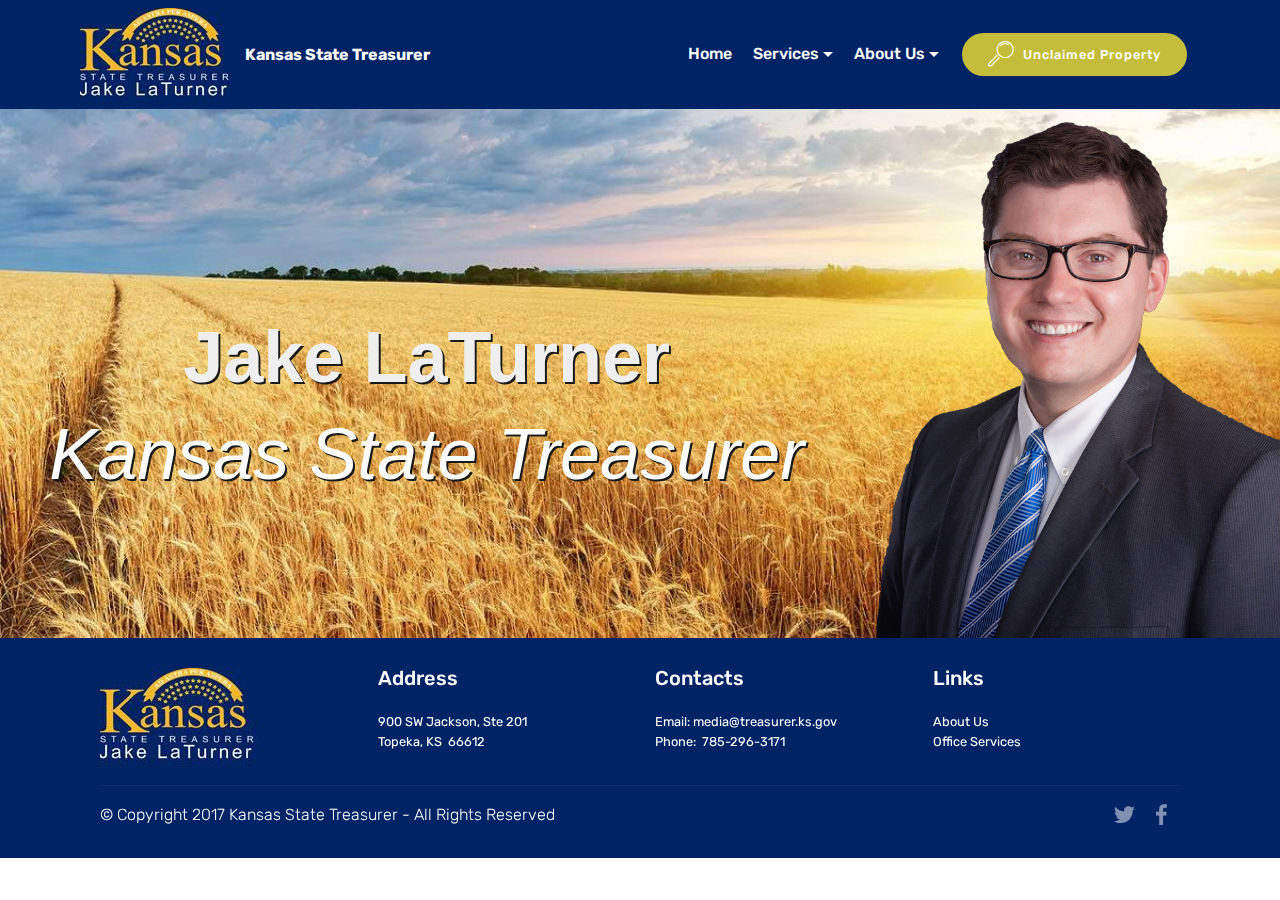
<file: index.html>
<!DOCTYPE html>
<html >
<head>
  <!-- Site made with Mobirise Website Builder v4.5.2, https://mobirise.com -->
  <meta charset="UTF-8">
  <meta http-equiv="X-UA-Compatible" content="IE=edge">
  <meta name="generator" content="Mobirise v4.5.2, mobirise.com">
  <meta name="viewport" content="width=device-width, initial-scale=1, minimum-scale=1">
  <link rel="shortcut icon" href="assets/images/laturnerlogowhite-3-153x93.jpg" type="image/x-icon">
  <meta name="description" content="Official home page for the Office of Kansas State Treasurer Jake LaTurner">
  <title>Kansas State Treasurer Home Page</title>
  <link rel="stylesheet" href="assets/web/assets/mobirise-icons/mobirise-icons.css">
  <link rel="stylesheet" href="assets/tether/tether.min.css">
  <link rel="stylesheet" href="assets/bootstrap/css/bootstrap.min.css">
  <link rel="stylesheet" href="assets/bootstrap/css/bootstrap-grid.min.css">
  <link rel="stylesheet" href="assets/bootstrap/css/bootstrap-reboot.min.css">
  <link rel="stylesheet" href="assets/socicon/css/styles.css">
  <link rel="stylesheet" href="assets/animatecss/animate.min.css">
  <link rel="stylesheet" href="assets/dropdown/css/style.css">
  <link rel="stylesheet" href="assets/theme/css/style.css">
  <link rel="stylesheet" href="assets/mobirise/css/mbr-additional.css" type="text/css">
  
  
  
</head>
<body>
<section class="menu cid-qCHUdL86bZ" once="menu" id="menu1-1f" data-rv-view="870">

    

    <nav class="navbar navbar-expand beta-menu navbar-dropdown align-items-center navbar-fixed-top navbar-toggleable-sm">
        <button class="navbar-toggler navbar-toggler-right" type="button" data-toggle="collapse" data-target="#navbarSupportedContent" aria-controls="navbarSupportedContent" aria-expanded="false" aria-label="Toggle navigation">
            <div class="hamburger">
                <span></span>
                <span></span>
                <span></span>
                <span></span>
            </div>
        </button>
        <div class="menu-logo">
            <div class="navbar-brand">
                <span class="navbar-logo">
                    <a href="https://kansasstatetreasurer.com">
                         <img src="assets/images/laturnerlogowhite-3-153x93.jpg" alt="Kansas State Treasurer Logo" title="Kansas State Treasurer Logo" media-simple="true" style="height: 5.8rem;">
                    </a>
                </span>
                <span class="navbar-caption-wrap"><a class="navbar-caption text-white display-4" href="index.html">Kansas State Treasurer</a></span>
            </div>
        </div>
        <div class="collapse navbar-collapse" id="navbarSupportedContent">
            <ul class="navbar-nav nav-dropdown" data-app-modern-menu="true"><li class="nav-item"><a class="nav-link link text-white display-4" href="index.html" aria-expanded="false">Home
                        </a></li><li class="nav-item dropdown"><a class="nav-link link text-white dropdown-toggle display-4" href="services.html" aria-expanded="false" data-toggle="dropdown-submenu">Services
                        </a><div class="dropdown-menu"><a class="text-white dropdown-item display-4" href="learn_quest.html" aria-expanded="false">Education Savings</a><a class="text-white dropdown-item display-4" href="able_savings.html" aria-expanded="false">ABLE Savings</a><div class="dropdown"><a class="text-white dropdown-item dropdown-toggle display-4" href="up_mai.html" aria-expanded="false" data-toggle="dropdown-submenu">Unclaimed Property</a><div class="dropdown-menu dropdown-submenu"><a class="text-white dropdown-item display-4" href="up_search.php" aria-expanded="false">Search for Your Name</a><a class="text-white dropdown-item display-4" href="up_mai.html" aria-expanded="false">What is Unclaimed Property</a><a class="text-white dropdown-item display-4" href="just_for_holders.html" aria-expanded="false">Report Property to Us</a><a class="text-white dropdown-item display-4" href="just_for_holders.html" aria-expanded="false">Report Property to Us</a></div></div><a class="text-white dropdown-item display-4" href="fin_ed.html" aria-expanded="false">Financial Education</a><a class="text-white dropdown-item display-4" href="bonds.html" aria-expanded="false">Municipal Bonds</a><div class="dropdown"><a class="text-white dropdown-item dropdown-toggle display-4" href="fin_serv.html" aria-expanded="false" data-toggle="dropdown-submenu">Financial Services</a><div class="dropdown-menu dropdown-submenu"><a class="text-white dropdown-item display-4" href="check_search.php" aria-expanded="false">State Payment Status</a><a class="text-white dropdown-item display-4" href="dist_search.php" aria-expanded="false">Distribution Amounts</a><a class="text-white dropdown-item display-4" href="fin_serv.html" aria-expanded="false">Cashier Receipt Amounts</a><a class="text-white dropdown-item display-4" href="fin_serv.html" aria-expanded="false">Remittance Forms</a></div></div></div></li><li class="nav-item dropdown open">
                    <a class="nav-link link text-white dropdown-toggle display-4" href="about_us.html" data-toggle="dropdown-submenu" aria-expanded="true">About Us
                        </a><div class="dropdown-menu"><a class="text-white dropdown-item display-4" href="meet_jake.html">Meet Jake</a><a class="text-white dropdown-item display-4" href="news.html">News</a><a class="text-white dropdown-item display-4" href="contact_us.html">Contact Us</a><a class="text-white dropdown-item display-4" href="office_history.html">Office History</a></div>
                </li></ul>
            <div class="navbar-buttons mbr-section-btn"><a class="btn btn-sm btn-danger display-7" href="up_search.php"><span class="mbri-search mbr-iconfont mbr-iconfont-btn"></span>Unclaimed Property</a></div>
        </div>
    </nav>
</section>

<section class="engine"><a href="https://mobirise.co/b">site creator</a></section><section class="header9 pb-0 cid-qCpuweR7Te mbr-parallax-background" id="header9-j" data-rv-view="867">

    

    

    <div class="w-100 h-100 mb-0 media-container-row align-items-center" style="margin-bottom: 0px;">
	        <div class="media-container-column mbr-white col-12 col-md-8 pt-md-5 mt-md-5">
                <h1 class="d-lg-none mbr-section-title mbr-bold w-100 pb-0 mbr-fonts-style display-2" style="text-align: center; text-shadow: 2px 2px #191919;">Jake LaTurner</h1>
                <h1 class="d-none d-lg-block mbr-section-title mbr-bold w-100 pb-0 mbr-fonts-style display-3" style="text-align: center; text-shadow: 2px 2px #191919;">Jake LaTurner</h1>
	            <h3 class="d-lg-none mbr-section-subtitle w-100 mbr-light pb-0 mbr-fonts-style display-2" style="text-align: center; text-shadow: 2px 2px #191919;">Kansas State Treasurer</h3>
	            <h3 class="d-none d-lg-block mbr-section-subtitle w-100 mbr-light pb-0 mbr-fonts-style display-3" style="text-align: center; text-shadow: 2px 2px #191919;">Kansas State Treasurer</h3>
	        </div>
	        <div class="media-container-column d-none d-md-inline pr-0 col-md-4 mr-0 mb-0 h-100" style="margin: 0;">
	        	<img src="assets/images/jake-800.png" alt="Picture of Jake LaTurner" border="0" class="mt-md-2 mt-lg-4 w-100" style="margin: 0;" media-simple="true">
	        </div>
	        <div class="media-container-column d-inline d-md-none mb-5 w-50">
	        	<img src="assets/images/jake-1.jpg" alt="Picture of Jake LaTurner" border="0" media-simple="true">
	        </div>
    </div>

    
</section>

<section class="cid-qCRqOaDADA" id="footer1-3e" data-rv-view="872">

    

    

    <div class="container">
        <div class="media-container-row content text-white">
            <div class="col-12 col-md-3">
                <div class="media-wrap">
                    <a href="https://kansasstatetreasurer.com">
                        <img src="assets/images/laturnerlogowhite-4-158x96.jpg" alt="Kansas State Treasurer Logo" title="Kansas State Treasurer Logo" media-simple="true">
                    </a>
                </div>
            </div>
            <div class="col-12 col-md-3 mbr-fonts-style display-7">
                <h5 class="pb-3">
                    Address
                </h5>
                <p class="mbr-text">900 SW Jackson, Ste 201<br>Topeka, KS &nbsp;66612</p>
            </div>
            <div class="col-12 col-md-3 mbr-fonts-style display-7">
                <h5 class="pb-3">
                    Contacts
                </h5>
                <p class="mbr-text">
                    Email: media@treasurer.ks.gov&nbsp;<br>Phone: &nbsp;785-296-3171&nbsp;<br></p>
            </div>
            <div class="col-12 col-md-3 mbr-fonts-style display-7">
                <h5 class="pb-3">
                    Links
                </h5>
                <p class="mbr-text"><a class="text-white" href="about_us.html">About Us</a>&nbsp;<br>
                    <a class="text-white" href="services.html">Office Services</a>&nbsp;<br></p>
            </div>
        </div>
        <div class="footer-lower">
            <div class="media-container-row">
                <div class="col-sm-12">
                    <hr>
                </div>
            </div>
            <div class="media-container-row mbr-white">
                <div class="col-sm-6 copyright">
                    <p class="mbr-text mbr-fonts-style display-4">
                        © Copyright 2017 Kansas State Treasurer - All Rights Reserved
                    </p>
                </div>
                <div class="col-md-6">
                    <div class="social-list align-right">
                        <div class="soc-item">
                            <a href="https://twitter.com/KansasTreasurer" target="_blank">
                                <span class="mbr-iconfont mbr-iconfont-social socicon-twitter socicon" aria-hidden="true" media-simple="true"></span>
                                <span class="sr-only">Kansas State Treasurer Twitter Page</span>
                            </a>
                        </div>
                        <div class="soc-item">
                            <a href="https://www.facebook.com/pages/KansasTreasurer" target="_blank">
                                <span class="mbr-iconfont mbr-iconfont-social socicon-facebook socicon" aria-hidden="true" media-simple="true"></span>
                                <span class="sr-only">Kansas State Treasurer Facebook Page</span>
                            </a>
                        </div>
                        
                        
                        
                        
                    </div>
                </div>
            </div>
        </div>
    </div>
</section>


  <script src="assets/web/assets/jquery/jquery.min.js"></script>
  <script src="assets/popper/popper.min.js"></script>
  <script src="assets/tether/tether.min.js"></script>
  <script src="assets/bootstrap/js/bootstrap.min.js"></script>
  <script src="assets/smoothscroll/smooth-scroll.js"></script>
  <script src="assets/viewportchecker/jquery.viewportchecker.js"></script>
  <script src="assets/dropdown/js/script.min.js"></script>
  <script src="assets/touchswipe/jquery.touch-swipe.min.js"></script>
  <script src="assets/parallax/jarallax.min.js"></script>
  <script src="assets/theme/js/script.js"></script>
  
  
  <input name="animation" type="hidden">
  </body>
</html>
</file>
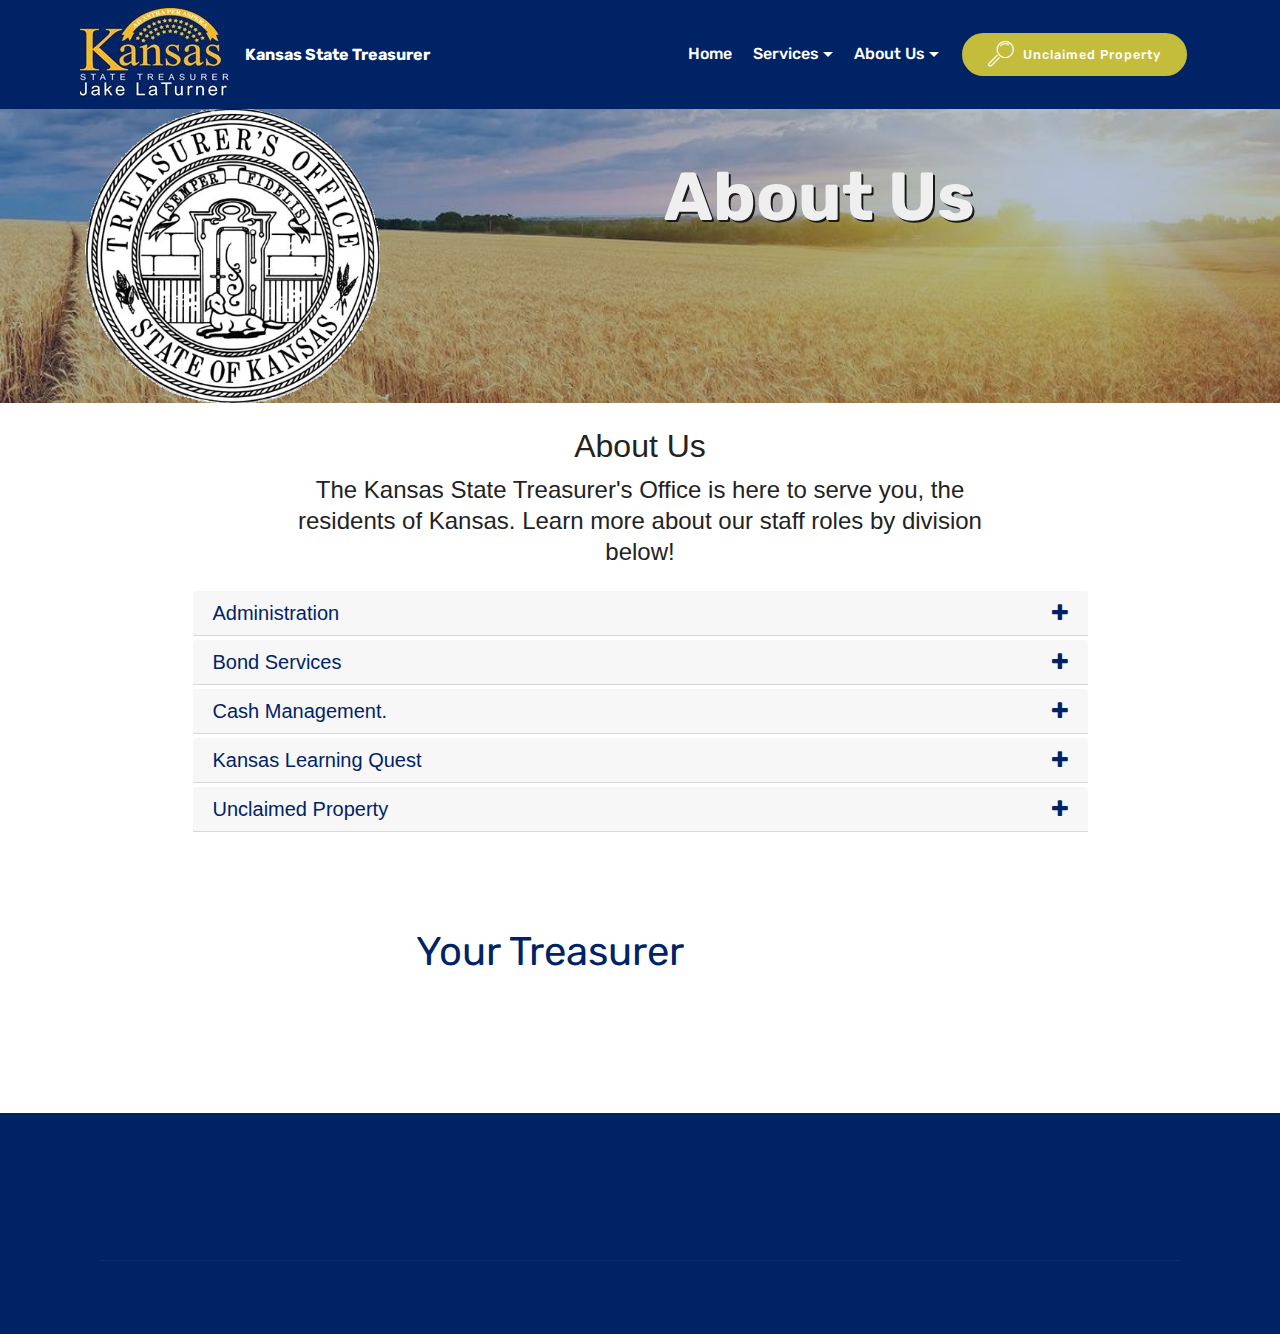
<file: about_us.html>
<!DOCTYPE html>
<html >
<head>
  <!-- Site made with Mobirise Website Builder v4.5.2, https://mobirise.com -->
  <meta charset="UTF-8">
  <meta http-equiv="X-UA-Compatible" content="IE=edge">
  <meta name="generator" content="Mobirise v4.5.2, mobirise.com">
  <meta name="viewport" content="width=device-width, initial-scale=1, minimum-scale=1">
  <link rel="shortcut icon" href="assets/images/laturnerlogowhite-3-153x93.jpg" type="image/x-icon">
  <meta name="description" content="Site Builder Description">
  <title>About Us</title>
  <link rel="stylesheet" href="assets/font-awesome/css/font-awesome.css">
  <link rel="stylesheet" href="assets/web/assets/mobirise-icons/mobirise-icons.css">
  <link rel="stylesheet" href="assets/tether/tether.min.css">
  <link rel="stylesheet" href="assets/bootstrap/css/bootstrap.min.css">
  <link rel="stylesheet" href="assets/bootstrap/css/bootstrap-grid.min.css">
  <link rel="stylesheet" href="assets/bootstrap/css/bootstrap-reboot.min.css">
  <link rel="stylesheet" href="assets/socicon/css/styles.css">
  <link rel="stylesheet" href="assets/animatecss/animate.min.css">
  <link rel="stylesheet" href="assets/dropdown/css/style.css">
  <link rel="stylesheet" href="assets/theme/css/style.css">
  <link rel="stylesheet" href="assets/mobirise/css/mbr-additional.css" type="text/css">
  
  
  
</head>
<body>
<section class="menu cid-qCHUdL86bZ" once="menu" id="menu1-1r" data-rv-view="772">

    

    <nav class="navbar navbar-expand beta-menu navbar-dropdown align-items-center navbar-fixed-top navbar-toggleable-sm">
        <button class="navbar-toggler navbar-toggler-right" type="button" data-toggle="collapse" data-target="#navbarSupportedContent" aria-controls="navbarSupportedContent" aria-expanded="false" aria-label="Toggle navigation">
            <div class="hamburger">
                <span></span>
                <span></span>
                <span></span>
                <span></span>
            </div>
        </button>
        <div class="menu-logo">
            <div class="navbar-brand">
                <span class="navbar-logo">
                    <a href="https://kansasstatetreasurer.com">
                         <img src="assets/images/laturnerlogowhite-3-153x93.jpg" alt="Kansas State Treasurer Logo" title="Kansas State Treasurer Logo" media-simple="true" style="height: 5.8rem;">
                    </a>
                </span>
                <span class="navbar-caption-wrap"><a class="navbar-caption text-white display-4" href="index.html">Kansas State Treasurer</a></span>
            </div>
        </div>
        <div class="collapse navbar-collapse" id="navbarSupportedContent">
            <ul class="navbar-nav nav-dropdown" data-app-modern-menu="true"><li class="nav-item"><a class="nav-link link text-white display-4" href="index.html" aria-expanded="false">Home
                        </a></li><li class="nav-item dropdown"><a class="nav-link link text-white dropdown-toggle display-4" href="services.html" aria-expanded="false" data-toggle="dropdown-submenu">Services
                        </a><div class="dropdown-menu"><a class="text-white dropdown-item display-4" href="learn_quest.html" aria-expanded="false">Education Savings</a><a class="text-white dropdown-item display-4" href="able_savings.html" aria-expanded="false">ABLE Savings</a><div class="dropdown"><a class="text-white dropdown-item dropdown-toggle display-4" href="up_mai.html" aria-expanded="false" data-toggle="dropdown-submenu">Unclaimed Property</a><div class="dropdown-menu dropdown-submenu"><a class="text-white dropdown-item display-4" href="up_search.php" aria-expanded="false">Search for Your Name</a><a class="text-white dropdown-item display-4" href="up_mai.html" aria-expanded="false">What is Unclaimed Property</a><a class="text-white dropdown-item display-4" href="just_for_holders.html" aria-expanded="false">Report Property to Us</a><a class="text-white dropdown-item display-4" href="just_for_holders.html" aria-expanded="false">Report Property to Us</a></div></div><a class="text-white dropdown-item display-4" href="fin_ed.html" aria-expanded="false">Financial Education</a><a class="text-white dropdown-item display-4" href="bonds.html" aria-expanded="false">Municipal Bonds</a><div class="dropdown"><a class="text-white dropdown-item dropdown-toggle display-4" href="fin_serv.html" aria-expanded="false" data-toggle="dropdown-submenu">Financial Services</a><div class="dropdown-menu dropdown-submenu"><a class="text-white dropdown-item display-4" href="check_search.php" aria-expanded="false">State Payment Status</a><a class="text-white dropdown-item display-4" href="dist_search.php" aria-expanded="false">Distribution Amounts</a><a class="text-white dropdown-item display-4" href="fin_serv.html" aria-expanded="false">Cashier Receipt Amounts</a><a class="text-white dropdown-item display-4" href="fin_serv.html" aria-expanded="false">Remittance Forms</a></div></div></div></li><li class="nav-item dropdown open">
                    <a class="nav-link link text-white dropdown-toggle display-4" href="about_us.html" data-toggle="dropdown-submenu" aria-expanded="true">About Us
                        </a><div class="dropdown-menu"><a class="text-white dropdown-item display-4" href="meet_jake.html">Meet Jake</a><a class="text-white dropdown-item display-4" href="news.html">News</a><a class="text-white dropdown-item display-4" href="contact_us.html">Contact Us</a><a class="text-white dropdown-item display-4" href="office_history.html">Office History</a></div>
                </li></ul>
            <div class="navbar-buttons mbr-section-btn"><a class="btn btn-sm btn-danger display-7" href="up_search.php"><span class="mbri-search mbr-iconfont mbr-iconfont-btn"></span>Unclaimed Property</a></div>
        </div>
    </nav>
</section>

<section class="engine"><a href="https://mobirise.co">Mobirise</a></section><section class="header3 cid-qFNy6DDANe" id="header3-6a" data-rv-view="774">

    

    <div class="mbr-overlay" style="opacity: 0.3; background-color: rgb(0, 35, 102);">
    </div>

    <div class="container">
        <div class="media-container-row">
            <div class="mbr-figure align-middle mt-5 d-none d-lg-inline" style="width: 45%;">
                <img class="" src="assets/images/ks-treasurer-seal-399x4007.png" alt="Kansas State Treasurer Seal" title="Kansas State Treasurer Seal" media-simple="true">
            </div>
            <div class="media-content align-middle mt-3 pt-2 mt-lg-5 pt-lg-5" style="text-align: center;">
                <h1 class="mbr-section-title align-center mbr-bold pb-3 mbr-fonts-style display-1" style="text-shadow: 2px 2px #191919;">About Us</h1>
            </div>
        </div>
    </div>

</section>

<div id="custom-html-69" custom-code="true" data-rv-view="52"><section style="background-color: #ffffff;">
    <div class="container mt-4 mb-5">
        <div class="media-container-row">
             <div class="row justify-content-center">
            <div class="title col-12 col-lg-8">
                <h2 class="mbr-section-title align-center mbr-fonts-style">About Us</h2>
                <h4 class="mbr-section-subtitle align-center mbr-light pb-3 mbr-fonts-style">The Kansas State Treasurer's Office is here to serve you, the residents of Kansas. Learn more about our staff roles by division below!</h4>
            </div>
        </div>
        </div>
        <div class="media-container-row">
            <div class="col-12 col-md-10">
                <div id="accordion" role="tablist" aria-multiselectable="true">
                    <div class="card mb-1" id="panel_1">
                        <a id="panel_a_1" href="javascript:" aria-expanded="false" aria-controls="collapse_1" onclick="toggle_panels('1')">
                            <div class="card-header" role="tab" id="heading_1">
                                <h5 class="panel-title text-primary mb-0 font-weight-normal">
                                    Administration  <span class="fa fa-plus mbr-iconfont mbr-iconfont-btn" style="float:right;" aria-hidden="true"></span>
                                </h5>
                            </div> <!-- card-header -->
                        </a>
                        <div class="panel" style="display: none;" id="collapse_1" role="tabpanel" aria-labelledby="heading_1">
                            <div class="card-block panel-body p-1 p-md-2 p-xl-4 mbr-fonts-style panel-text display-7">
                                <p>Kansas offers three 529 plans: Learning Quest and Learning Quest Advisor 
                                Which are managed by American Century Investments and the Schwab 529 Plan 
                                Which is managed by American Century Investments and distributed by 
                                Charles Schwab &amp; Co., Inc.</p>
                                <p>Each offers education savings accounts to help you pay higher education 
                                Expenses for individuals that you designate or for yourself. The program 
                                also provides tax advantages under both Kansas and federal law. Kansas 
                                taxpayers may take an annual deduction of up to $3,000 ($6,000 for 
                                married, filing jointly) from Kansas adjusted gross income for 
                                contributions into each beneficiary's Learning Quest, Learning Quest 
                                Advisor, or Schwab 529 account or contributions to a 529 plan sponsored 
                                by any other state.</p> 
                            </div> <!-- card-block -->
                            <div class="mbr-section-btn align-center pt-0 pb-0 mt-0 mb-3">
                                <a class="btn btn-sm btn-primary display-6" href="learn_quest.html">FIND OUT MORE</a>
                            </div> 
                        </div> <!-- collapse_1 -->
                    </div> <!-- card -->
                    <div class="card mb-1" id="panel_2">
                        <a id="panel_a_2" href="javascript:" aria-expanded="false" aria-controls="collapse_2" onclick="toggle_panels('2')">
                            <div class="card-header" role="tab" id="heading_2">
                                <h5 class="panel-title text-primary mb-0 font-weight-normal">
                                  Bond Services
                                <span class="fa fa-plus mbr-iconfont mbr-iconfont-btn" style="float:right;" aria-hidden="true"></span>
                                </h5>
                            </div> <!-- card-header -->
                        </a>
                        <div class="panel" style="display: none;" id="collapse_2" role="tabpanel" aria-labelledby="heading_2">
                            <div class="card-block panel-body p-1 p-md-2 p-xl-4 mbr-fonts-style panel-text display-7">
                                <p>Kansans with disabilities now have the option to open a checking account 
                                with a debit card to use for living expenses such as education, medical, 
                                and housing without affecting their government benefits.</p>
                                <p>Under the ABLE Savings Program, Kansans with disabilities have been able 
                                to choose between six different tax-advantaged investment options since 
                                January. Beginning today, the program also offers a new banking product 
                                similar in the form of a checking account.</p>
                                <p>“The Kansas ABLE Savings program has hit another major benchmark,” Tom 
                                Treacy, Director of the Kansas ABLE Savings Program said. “The new Kansas 
                                ABLE checking accounts will make paying for qualified everyday expenses 
                                safe and easy, and continue to empower individuals with disabilities to 
                                gain financial independence and save the money they earn.”</p> 
                            </div> <!-- card-block -->
                            <div class="mbr-section-btn align-center pt-0 pb-0 mt-0 mb-3">
                                <a class="btn btn-sm btn-primary display-6" href="able_savings.html">LEARN MORE</a>
                            </div> 
                        </div> <!-- collapse_2 -->
                    </div> <!-- card -->
                    <div class="card mb-1" id="panel_3">
                        <a id="panel_a_3" href="javascript:" aria-expanded="false" aria-controls="collapse_3" onclick="toggle_panels('3')">
                            <div class="card-header" role="tab" id="heading_3">
                                <h5 class="panel-title text-primary mb-0 font-weight-normal">
                                    Cash Management.
                                    <span class="fa fa-plus mbr-iconfont mbr-iconfont-btn" style="float:right;" aria-hidden="true"></span>
                                </h5>
                            </div> <!-- card-header -->
                        </a>
                        <div class="panel" style="display: none;" id="collapse_3" role="tabpanel" aria-labelledby="heading_3">
                            <div class="card-block panel-body p-1 p-md-2 p-xl-4 mbr-fonts-style panel-text display-7">
                                <p>The Unclaimed Property Division seeks to return various forms of 
                                unclaimed property to the rightful owner or heirs. The State Treasurer 
                                has the authority to take possession of specified types of abandoned 
                                personal property and become custodian in perpetuity which preserves the 
                                right of the original owner or other persons to claim the property.</p> 
                            </div> <!-- card-block -->
                            <div class="mbr-section-btn align-center pt-0 pb-0 mt-0 mb-3">
                                <a class="btn btn-sm btn-primary display-6" href="up_search.html">SEARCH NOW</a>
                            </div> 
                        </div> <!-- collapse_3 -->
                    </div> <!-- card -->
                    <div class="card mb-1" id="panel_4">
                        <a id="panel_a_4" href="javascript:" aria-expanded="false" aria-controls="collapse_4" onclick="toggle_panels('4')">
                            <div class="card-header" role="tab" id="heading_4">
                                <h5 class="panel-title text-primary mb-0 font-weight-normal">
                                    Kansas Learning Quest
                                    <span class="fa fa-plus mbr-iconfont mbr-iconfont-btn" style="float:right;" aria-hidden="true"></span>
                                </h5>
                            </div> <!-- card-header -->
                        </a>
                        <div class="panel" style="display: none;" id="collapse_4" role="tabpanel" aria-labelledby="heading_4">
                            <div class="card-block panel-body p-1 p-md-2 p-xl-4 mbr-fonts-style panel-text display-7">
                                <p>Helping Kansas citizens to make responsible financial decisions will 
                                promote financial growth and healthier families well into the future. 
                                Financial knowledge is the key to empowering an individual or family to 
                                become more financially secure and independent.</p>
                                <p>I want to help Kansans be successful financially and that is why my 
                                office is offering the following financial literacy resources. These 
                                financial tools will help Kansans stretch their money to work harder for 
                                them.</p> 
                            </div> <!-- card-block -->
                            <div class="mbr-section-btn align-center pt-0 pb-0 mt-0 mb-3">
                                <a class="btn btn-sm btn-primary display-6" href="fin_ed.html">BECOME MONEYSMART</a>
                            </div> 
                        </div> <!-- collapse_4 -->
                    </div> <!-- card -->
                    <div class="card mb-1" id="panel_5">
                        <a id="panel_a_5" href="javascript:" aria-expanded="false" aria-controls="collapse_5" onclick="toggle_panels('5')">
                            <div class="card-header" role="tab" id="heading_5">
                                <h5 class="panel-title text-primary mb-0 font-weight-normal">
                                    Unclaimed Property
                                    <span class="fa fa-plus mbr-iconfont mbr-iconfont-btn" style="float:right;" aria-hidden="true"></span>
                                </h5>
                            </div> <!-- card-header -->
                        </a>
                        <div class="panel" style="display: none;" id="collapse_5" role="tabpanel" aria-labelledby="heading_5">
                            <div class="card-block panel-body p-1 p-md-2 p-xl-4 mbr-fonts-style panel-text display-7">
                                <p>The State Treasurer was designated as the fiscal agent for the State of 
                                Kansas in 1908. The registration of the issuance of municipal bonds was 
                                transferred to the State Treasurer in 1975. As a consequence of 
                                legislation in the 1980s, the State Treasurer has become registrar and 
                                transfer agent for those Kansas registered form municipal bonds that 
                                designate the Treasurer as paying agent. The office services more than 
                                2,200 issues totaling in excess of $13 billion.</p> 
                            </div> <!-- card-block -->
                            <div class="mbr-section-btn align-center pt-0 pb-0 mt-0 mb-3">
                                <a class="btn btn-sm btn-primary display-6" href="bonds.html">FIND OUT MORE</a>
                            </div> 
                        </div> <!-- collapse_5 -->
                    </div> <!-- card -->
                </div> <!-- accordion -->
            </div>
        </div> <!-- media-container-row --> 
    </div> <!-- container -->
</section></div>

<section class="testimonials4 cid-qFT6ZPboLk" id="testimonials4-6d" data-rv-view="777">

  

  
  <div class="container">
    
    
    <div class="col-md-10 testimonials-container pt-0"> 
      

      
    <div class="testimonials-item mt-0">
        <div class="user row">
          <div class="col-lg-3 col-md-4">
            <div class="user_image">
              <img src="assets/images/jake-1-384x537.jpg" alt="State Treasurer Jake LaTurner" title="State Treasurer Jake LaTurner" media-simple="true">
            </div>
          </div>
          <div class="testimonials-caption col-lg-9 col-md-8">
            <div class="user_name mbr-bold mbr-fonts-style align-left pt-3 mb-3 display-2"><span style="font-weight: normal;">Your Treasurer</span></div>
            <div class="user_text ">
              <p class="mbr-fonts-style  display-7">Jake LaTurner has been highly regarded as an idea-driven leader throughout his time in Kansas Government. As the youngest statewide officeholder in the nation, Jake hopes to help raise awareness for the programs provided by the State Treasurer’s Office. He wants to help Kansans plan and prepare for the future. &nbsp;<a href="page2.html">Learn more about Jake</a>.</p>
            </div>
          </div>
        </div>
      </div></div>
  </div>
</section>

<section class="cid-qFNG5DuWKW" id="footer1-6b" data-rv-view="783">

    

    

    <div class="container">
        <div class="media-container-row content text-white">
            <div class="col-12 col-md-3">
                <div class="media-wrap">
                    <a href="https://kansasstatetreasurer.com">
                        <img src="assets/images/laturnerlogowhite-4-158x96.jpg" alt="Kansas State Treasurer Logo" title="Kansas State Treasurer Logo" media-simple="true">
                    </a>
                </div>
            </div>
            <div class="col-12 col-md-3 mbr-fonts-style display-7">
                <h5 class="pb-3">
                    Address
                </h5>
                <p class="mbr-text">900 SW Jackson, Ste 201<br>Topeka, KS &nbsp;66612</p>
            </div>
            <div class="col-12 col-md-3 mbr-fonts-style display-7">
                <h5 class="pb-3">
                    Contacts
                </h5>
                <p class="mbr-text">
                    Email: media@treasurer.ks.gov&nbsp;<br>Phone: &nbsp;785-296-3171&nbsp;<br></p>
            </div>
            <div class="col-12 col-md-3 mbr-fonts-style display-7">
                <h5 class="pb-3">
                    Links
                </h5>
                <p class="mbr-text"><a class="text-white" href="about_us.html">About Us</a>&nbsp;<br>
                    <a class="text-white" href="services.html">Office Services</a>&nbsp;<br></p>
            </div>
        </div>
        <div class="footer-lower">
            <div class="media-container-row">
                <div class="col-sm-12">
                    <hr>
                </div>
            </div>
            <div class="media-container-row mbr-white">
                <div class="col-sm-6 copyright">
                    <p class="mbr-text mbr-fonts-style display-4">
                        © Copyright 2017 Kansas State Treasurer - All Rights Reserved
                    </p>
                </div>
                <div class="col-md-6">
                    <div class="social-list align-right">
                        <div class="soc-item">
                            <a href="https://twitter.com/KansasTreasurer" target="_blank">
                                <span class="mbr-iconfont mbr-iconfont-social socicon-twitter socicon" aria-hidden="true" media-simple="true"></span>
                                <span class="sr-only">Kansas State Treasurer Twitter Page</span>
                            </a>
                        </div>
                        <div class="soc-item">
                            <a href="https://www.facebook.com/pages/KansasTreasurer" target="_blank">
                                <span class="mbr-iconfont mbr-iconfont-social socicon-facebook socicon" aria-hidden="true" media-simple="true"></span>
                                <span class="sr-only">Kansas State Treasurer Facebook Page</span>
                            </a>
                        </div>
                        
                        
                        
                        
                    </div>
                </div>
            </div>
        </div>
    </div>
</section>


  <script src="assets/web/assets/jquery/jquery.min.js"></script>
  <script src="assets/popper/popper.min.js"></script>
  <script src="assets/tether/tether.min.js"></script>
  <script src="assets/bootstrap/js/bootstrap.min.js"></script>
  <script src="assets/touchswipe/jquery.touch-swipe.min.js"></script>
  <script src="assets/viewportchecker/jquery.viewportchecker.js"></script>
  <script src="assets/smoothscroll/smooth-scroll.js"></script>
  <script src="assets/dropdown/js/script.min.js"></script>
  <script src="assets/theme/js/script.js"></script>
  
  
  <input name="animation" type="hidden">
  </body>
</html>
</file>
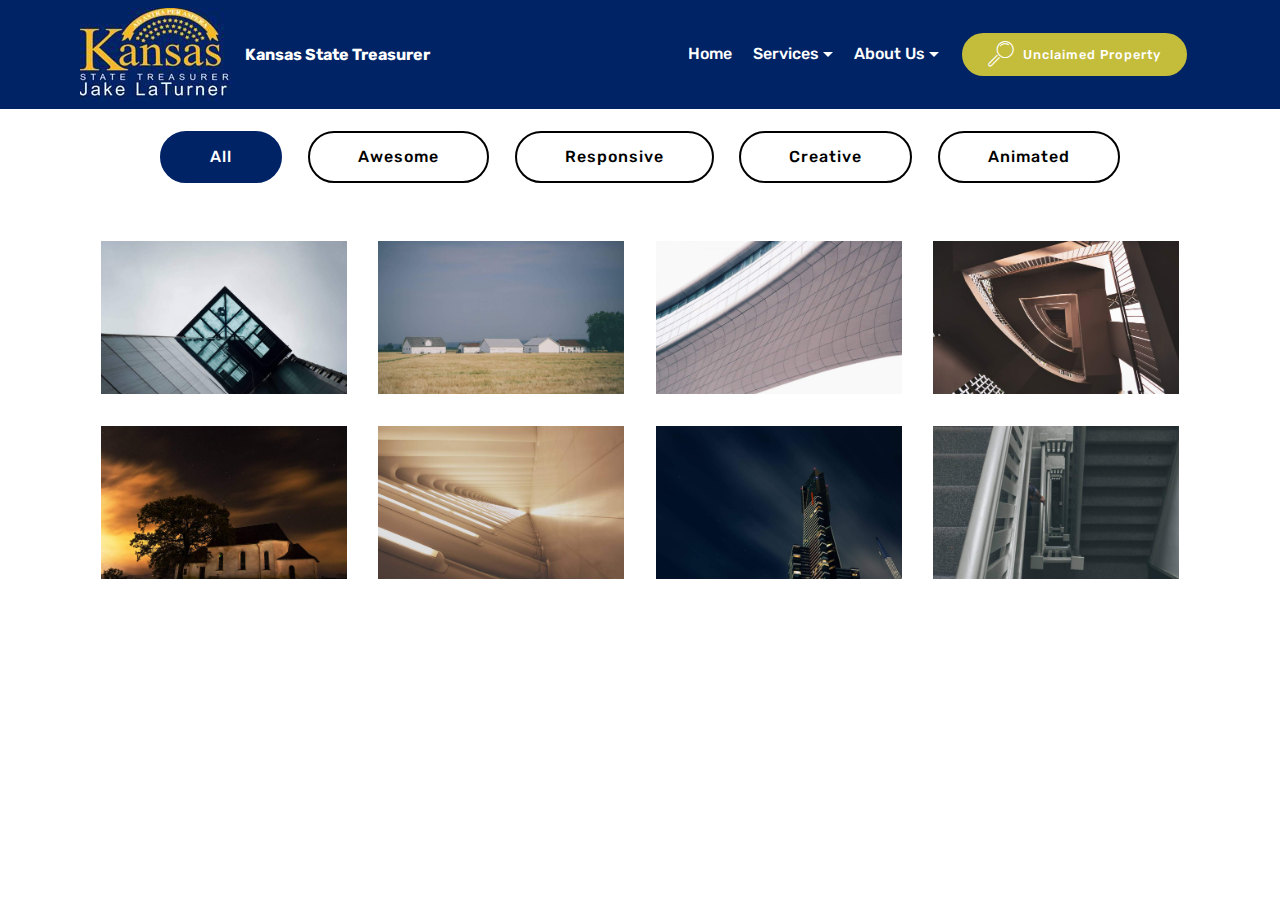
<file: bonds.html>
<!DOCTYPE html>
<html >
<head>
  <!-- Site made with Mobirise Website Builder v4.5.2, https://mobirise.com -->
  <meta charset="UTF-8">
  <meta http-equiv="X-UA-Compatible" content="IE=edge">
  <meta name="generator" content="Mobirise v4.5.2, mobirise.com">
  <meta name="viewport" content="width=device-width, initial-scale=1, minimum-scale=1">
  <link rel="shortcut icon" href="assets/images/laturnerlogowhite-3-153x93.jpg" type="image/x-icon">
  <meta name="description" content="Web Builder Description">
  <title>Municipal Bonds</title>
  <link rel="stylesheet" href="assets/web/assets/mobirise-icons/mobirise-icons.css">
  <link rel="stylesheet" href="assets/tether/tether.min.css">
  <link rel="stylesheet" href="assets/bootstrap/css/bootstrap.min.css">
  <link rel="stylesheet" href="assets/bootstrap/css/bootstrap-grid.min.css">
  <link rel="stylesheet" href="assets/bootstrap/css/bootstrap-reboot.min.css">
  <link rel="stylesheet" href="assets/dropdown/css/style.css">
  <link rel="stylesheet" href="assets/animatecss/animate.min.css">
  <link rel="stylesheet" href="assets/theme/css/style.css">
  <link rel="stylesheet" href="assets/gallery/style.css">
  <link rel="stylesheet" href="assets/mobirise/css/mbr-additional.css" type="text/css">
  
  
  
</head>
<body>
<section class="menu cid-qCHUdL86bZ" once="menu" id="menu1-1l" data-rv-view="811">

    

    <nav class="navbar navbar-expand beta-menu navbar-dropdown align-items-center navbar-fixed-top navbar-toggleable-sm">
        <button class="navbar-toggler navbar-toggler-right" type="button" data-toggle="collapse" data-target="#navbarSupportedContent" aria-controls="navbarSupportedContent" aria-expanded="false" aria-label="Toggle navigation">
            <div class="hamburger">
                <span></span>
                <span></span>
                <span></span>
                <span></span>
            </div>
        </button>
        <div class="menu-logo">
            <div class="navbar-brand">
                <span class="navbar-logo">
                    <a href="https://kansasstatetreasurer.com">
                         <img src="assets/images/laturnerlogowhite-3-153x93.jpg" alt="Kansas State Treasurer Logo" title="Kansas State Treasurer Logo" media-simple="true" style="height: 5.8rem;">
                    </a>
                </span>
                <span class="navbar-caption-wrap"><a class="navbar-caption text-white display-4" href="index.html">Kansas State Treasurer</a></span>
            </div>
        </div>
        <div class="collapse navbar-collapse" id="navbarSupportedContent">
            <ul class="navbar-nav nav-dropdown" data-app-modern-menu="true"><li class="nav-item"><a class="nav-link link text-white display-4" href="index.html" aria-expanded="false">Home
                        </a></li><li class="nav-item dropdown"><a class="nav-link link text-white dropdown-toggle display-4" href="services.html" aria-expanded="false" data-toggle="dropdown-submenu">Services
                        </a><div class="dropdown-menu"><a class="text-white dropdown-item display-4" href="learn_quest.html" aria-expanded="false">Education Savings</a><a class="text-white dropdown-item display-4" href="able_savings.html" aria-expanded="false">ABLE Savings</a><div class="dropdown"><a class="text-white dropdown-item dropdown-toggle display-4" href="up_mai.html" aria-expanded="false" data-toggle="dropdown-submenu">Unclaimed Property</a><div class="dropdown-menu dropdown-submenu"><a class="text-white dropdown-item display-4" href="up_search.php" aria-expanded="false">Search for Your Name</a><a class="text-white dropdown-item display-4" href="up_mai.html" aria-expanded="false">What is Unclaimed Property</a><a class="text-white dropdown-item display-4" href="just_for_holders.html" aria-expanded="false">Report Property to Us</a><a class="text-white dropdown-item display-4" href="just_for_holders.html" aria-expanded="false">Report Property to Us</a></div></div><a class="text-white dropdown-item display-4" href="fin_ed.html" aria-expanded="false">Financial Education</a><a class="text-white dropdown-item display-4" href="bonds.html" aria-expanded="false">Municipal Bonds</a><div class="dropdown"><a class="text-white dropdown-item dropdown-toggle display-4" href="fin_serv.html" aria-expanded="false" data-toggle="dropdown-submenu">Financial Services</a><div class="dropdown-menu dropdown-submenu"><a class="text-white dropdown-item display-4" href="check_search.php" aria-expanded="false">State Payment Status</a><a class="text-white dropdown-item display-4" href="dist_search.php" aria-expanded="false">Distribution Amounts</a><a class="text-white dropdown-item display-4" href="fin_serv.html" aria-expanded="false">Cashier Receipt Amounts</a><a class="text-white dropdown-item display-4" href="fin_serv.html" aria-expanded="false">Remittance Forms</a></div></div></div></li><li class="nav-item dropdown open">
                    <a class="nav-link link text-white dropdown-toggle display-4" href="about_us.html" data-toggle="dropdown-submenu" aria-expanded="true">About Us
                        </a><div class="dropdown-menu"><a class="text-white dropdown-item display-4" href="meet_jake.html">Meet Jake</a><a class="text-white dropdown-item display-4" href="news.html">News</a><a class="text-white dropdown-item display-4" href="contact_us.html">Contact Us</a><a class="text-white dropdown-item display-4" href="office_history.html">Office History</a></div>
                </li></ul>
            <div class="navbar-buttons mbr-section-btn"><a class="btn btn-sm btn-danger display-7" href="up_search.php"><span class="mbri-search mbr-iconfont mbr-iconfont-btn"></span>Unclaimed Property</a></div>
        </div>
    </nav>
</section>

<section class="engine"><a href="https://mobirise.co/n">bootstrap modal form</a></section><section class="mbr-gallery mbr-slider-carousel cid-qDBEB0bZfN" id="gallery2-3t" data-rv-view="813">

    

    <div class="container">
        <div><!-- Filter --><div class="mbr-gallery-filter container gallery-filter-active"><ul buttons="0"><li class="mbr-gallery-filter-all"><a class="btn btn-md btn-primary-outline active display-4" href="">All</a></li></ul></div><!-- Gallery --><div class="mbr-gallery-row"><div class="mbr-gallery-layout-default"><div><div><div class="mbr-gallery-item mbr-gallery-item--p2" data-video-url="false" data-tags="Awesome"><div href="#lb-gallery2-3t" data-slide-to="0" data-toggle="modal"><img src="assets/images/gallery00.jpg" alt=""><span class="icon-focus"></span></div></div><div class="mbr-gallery-item mbr-gallery-item--p2" data-video-url="false" data-tags="Responsive"><div href="#lb-gallery2-3t" data-slide-to="1" data-toggle="modal"><img src="assets/images/gallery01.jpg" alt=""><span class="icon-focus"></span></div></div><div class="mbr-gallery-item mbr-gallery-item--p2" data-video-url="false" data-tags="Creative"><div href="#lb-gallery2-3t" data-slide-to="2" data-toggle="modal"><img src="assets/images/gallery02.jpg" alt=""><span class="icon-focus"></span></div></div><div class="mbr-gallery-item mbr-gallery-item--p2" data-video-url="false" data-tags="Animated"><div href="#lb-gallery2-3t" data-slide-to="3" data-toggle="modal"><img src="assets/images/gallery03.jpg" alt=""><span class="icon-focus"></span></div></div><div class="mbr-gallery-item mbr-gallery-item--p2" data-video-url="false" data-tags="Awesome"><div href="#lb-gallery2-3t" data-slide-to="4" data-toggle="modal"><img src="assets/images/gallery04.jpg" alt=""><span class="icon-focus"></span></div></div><div class="mbr-gallery-item mbr-gallery-item--p2" data-video-url="false" data-tags="Awesome"><div href="#lb-gallery2-3t" data-slide-to="5" data-toggle="modal"><img src="assets/images/gallery05.jpg" alt=""><span class="icon-focus"></span></div></div><div class="mbr-gallery-item mbr-gallery-item--p2" data-video-url="false" data-tags="Responsive"><div href="#lb-gallery2-3t" data-slide-to="6" data-toggle="modal"><img src="assets/images/gallery06.jpg" alt=""><span class="icon-focus"></span></div></div><div class="mbr-gallery-item mbr-gallery-item--p2" data-video-url="false" data-tags="Animated"><div href="#lb-gallery2-3t" data-slide-to="7" data-toggle="modal"><img src="assets/images/gallery07.jpg" alt=""><span class="icon-focus"></span></div></div></div></div><div class="clearfix"></div></div></div><!-- Lightbox --><div data-app-prevent-settings="" class="mbr-slider modal fade carousel slide" tabindex="-1" data-keyboard="true" data-interval="false" id="lb-gallery2-3t"><div class="modal-dialog"><div class="modal-content"><div class="modal-body"><div class="carousel-inner"><div class="carousel-item active"><img src="assets/images/gallery00.jpg" alt=""></div><div class="carousel-item"><img src="assets/images/gallery01.jpg" alt=""></div><div class="carousel-item"><img src="assets/images/gallery02.jpg" alt=""></div><div class="carousel-item"><img src="assets/images/gallery03.jpg" alt=""></div><div class="carousel-item"><img src="assets/images/gallery04.jpg" alt=""></div><div class="carousel-item"><img src="assets/images/gallery05.jpg" alt=""></div><div class="carousel-item"><img src="assets/images/gallery06.jpg" alt=""></div><div class="carousel-item"><img src="assets/images/gallery07.jpg" alt=""></div></div><a class="carousel-control carousel-control-prev" role="button" data-slide="prev" href="#lb-gallery2-3t"><span class="mbri-left mbr-iconfont" aria-hidden="true"></span><span class="sr-only">Previous</span></a><a class="carousel-control carousel-control-next" role="button" data-slide="next" href="#lb-gallery2-3t"><span class="mbri-right mbr-iconfont" aria-hidden="true"></span><span class="sr-only">Next</span></a><a class="close" href="#" role="button" data-dismiss="modal"><span class="sr-only">Close</span></a></div></div></div></div></div>
    </div>

</section>


  <script src="assets/web/assets/jquery/jquery.min.js"></script>
  <script src="assets/popper/popper.min.js"></script>
  <script src="assets/tether/tether.min.js"></script>
  <script src="assets/bootstrap/js/bootstrap.min.js"></script>
  <script src="assets/smoothscroll/smooth-scroll.js"></script>
  <script src="assets/dropdown/js/script.min.js"></script>
  <script src="assets/touchswipe/jquery.touch-swipe.min.js"></script>
  <script src="assets/vimeoplayer/jquery.mb.vimeo_player.js"></script>
  <script src="assets/masonry/masonry.pkgd.min.js"></script>
  <script src="assets/imagesloaded/imagesloaded.pkgd.min.js"></script>
  <script src="assets/bootstrapcarouselswipe/bootstrap-carousel-swipe.js"></script>
  <script src="assets/viewportchecker/jquery.viewportchecker.js"></script>
  <script src="assets/theme/js/script.js"></script>
  <script src="assets/gallery/player.min.js"></script>
  <script src="assets/gallery/script.js"></script>
  <script src="assets/slidervideo/script.js"></script>
  
  
  <input name="animation" type="hidden">
  </body>
</html>
</file>
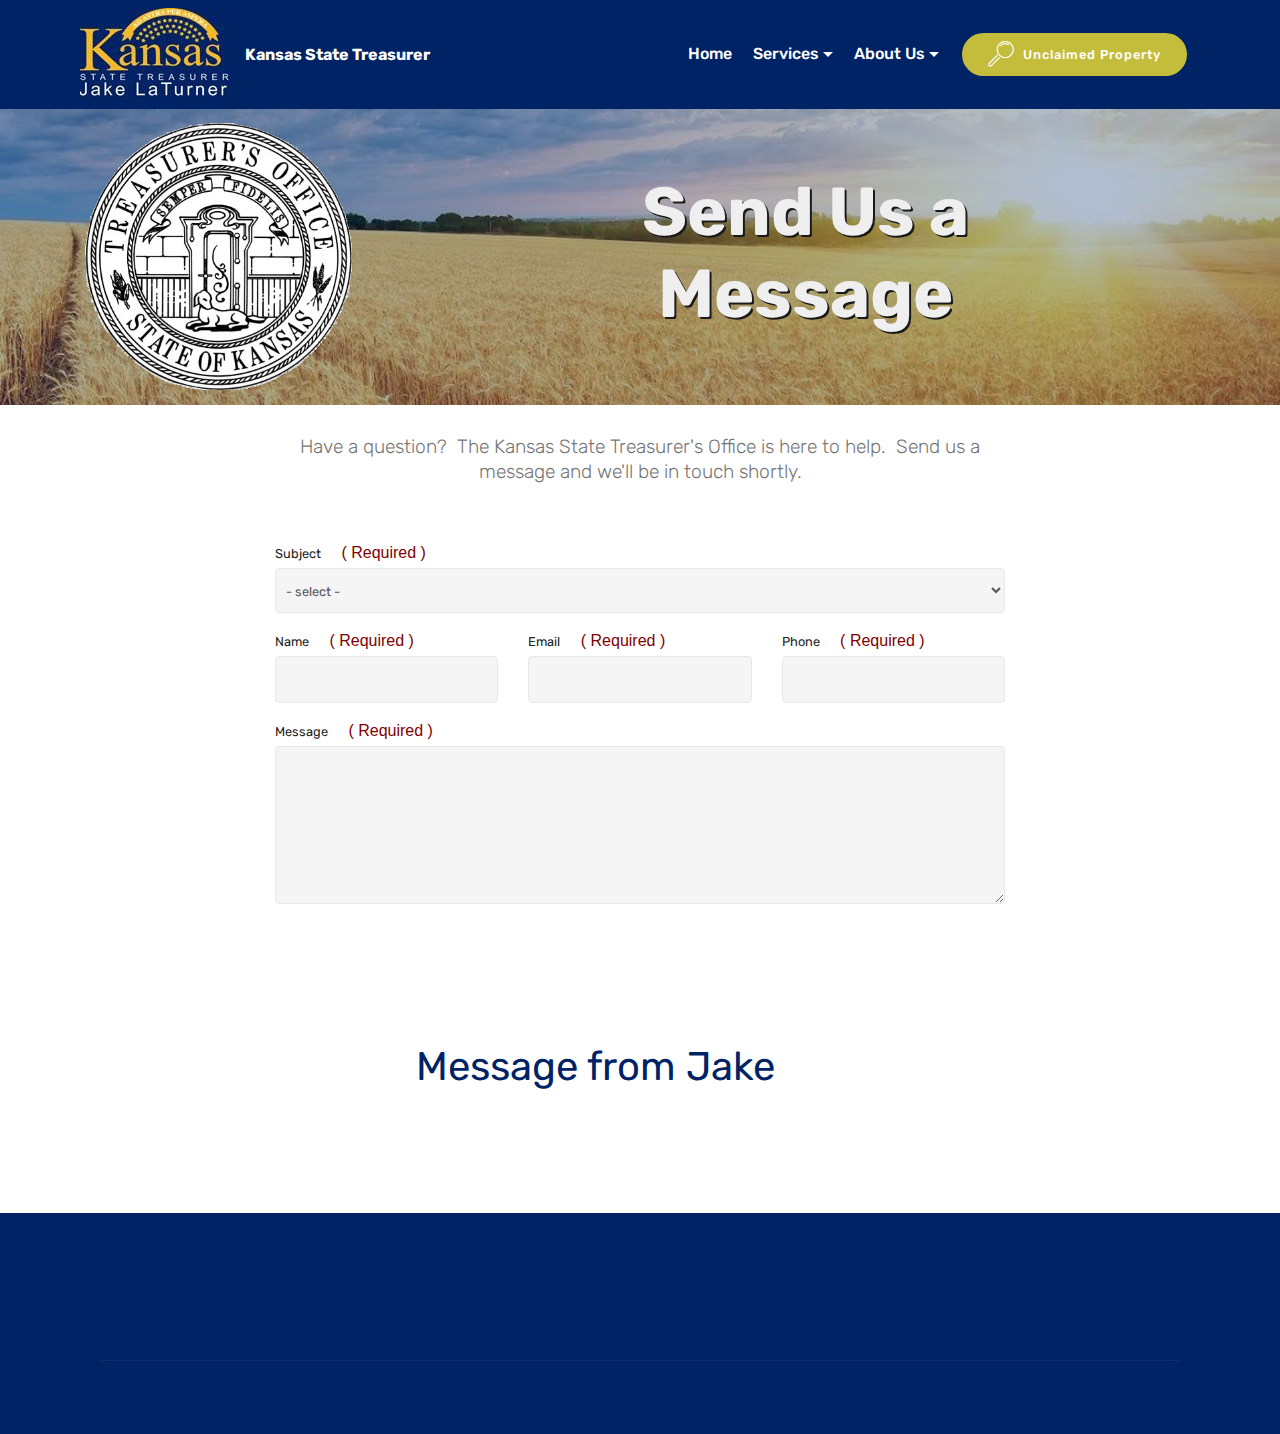
<file: contact_us.html>
<!DOCTYPE html>
<html >
<head>
  <!-- Site made with Mobirise Website Builder v4.5.2, https://mobirise.com -->
  <meta charset="UTF-8">
  <meta http-equiv="X-UA-Compatible" content="IE=edge">
  <meta name="generator" content="Mobirise v4.5.2, mobirise.com">
  <meta name="viewport" content="width=device-width, initial-scale=1, minimum-scale=1">
  <link rel="shortcut icon" href="assets/images/laturnerlogowhite-3-153x93.jpg" type="image/x-icon">
  <meta name="description" content="Website Creator Description">
  <title>Contact Us</title>
  <link rel="stylesheet" href="assets/web/assets/mobirise-icons/mobirise-icons.css">
  <link rel="stylesheet" href="assets/tether/tether.min.css">
  <link rel="stylesheet" href="assets/bootstrap/css/bootstrap.min.css">
  <link rel="stylesheet" href="assets/bootstrap/css/bootstrap-grid.min.css">
  <link rel="stylesheet" href="assets/bootstrap/css/bootstrap-reboot.min.css">
  <link rel="stylesheet" href="assets/socicon/css/styles.css">
  <link rel="stylesheet" href="assets/dropdown/css/style.css">
  <link rel="stylesheet" href="assets/animatecss/animate.min.css">
  <link rel="stylesheet" href="assets/theme/css/style.css">
  <link rel="stylesheet" href="assets/mobirise/css/mbr-additional.css" type="text/css">
  
  
  <script src='https://www.google.com/recaptcha/api.js'></script>
</head>
<body>
<section class="menu cid-qCHUdL86bZ" once="menu" id="menu1-1j" data-rv-view="853">

    

    <nav class="navbar navbar-expand beta-menu navbar-dropdown align-items-center navbar-fixed-top navbar-toggleable-sm">
        <button class="navbar-toggler navbar-toggler-right" type="button" data-toggle="collapse" data-target="#navbarSupportedContent" aria-controls="navbarSupportedContent" aria-expanded="false" aria-label="Toggle navigation">
            <div class="hamburger">
                <span></span>
                <span></span>
                <span></span>
                <span></span>
            </div>
        </button>
        <div class="menu-logo">
            <div class="navbar-brand">
                <span class="navbar-logo">
                    <a href="https://kansasstatetreasurer.com">
                         <img src="assets/images/laturnerlogowhite-3-153x93.jpg" alt="Kansas State Treasurer Logo" title="Kansas State Treasurer Logo" media-simple="true" style="height: 5.8rem;">
                    </a>
                </span>
                <span class="navbar-caption-wrap"><a class="navbar-caption text-white display-4" href="index.html">Kansas State Treasurer</a></span>
            </div>
        </div>
        <div class="collapse navbar-collapse" id="navbarSupportedContent">
            <ul class="navbar-nav nav-dropdown" data-app-modern-menu="true"><li class="nav-item"><a class="nav-link link text-white display-4" href="index.html" aria-expanded="false">Home
                        </a></li><li class="nav-item dropdown"><a class="nav-link link text-white dropdown-toggle display-4" href="services.html" aria-expanded="false" data-toggle="dropdown-submenu">Services
                        </a><div class="dropdown-menu"><a class="text-white dropdown-item display-4" href="learn_quest.html" aria-expanded="false">Education Savings</a><a class="text-white dropdown-item display-4" href="able_savings.html" aria-expanded="false">ABLE Savings</a><div class="dropdown"><a class="text-white dropdown-item dropdown-toggle display-4" href="up_mai.html" aria-expanded="false" data-toggle="dropdown-submenu">Unclaimed Property</a><div class="dropdown-menu dropdown-submenu"><a class="text-white dropdown-item display-4" href="up_search.php" aria-expanded="false">Search for Your Name</a><a class="text-white dropdown-item display-4" href="up_mai.html" aria-expanded="false">What is Unclaimed Property</a><a class="text-white dropdown-item display-4" href="just_for_holders.html" aria-expanded="false">Report Property to Us</a><a class="text-white dropdown-item display-4" href="just_for_holders.html" aria-expanded="false">Report Property to Us</a></div></div><a class="text-white dropdown-item display-4" href="fin_ed.html" aria-expanded="false">Financial Education</a><a class="text-white dropdown-item display-4" href="bonds.html" aria-expanded="false">Municipal Bonds</a><div class="dropdown"><a class="text-white dropdown-item dropdown-toggle display-4" href="fin_serv.html" aria-expanded="false" data-toggle="dropdown-submenu">Financial Services</a><div class="dropdown-menu dropdown-submenu"><a class="text-white dropdown-item display-4" href="check_search.php" aria-expanded="false">State Payment Status</a><a class="text-white dropdown-item display-4" href="dist_search.php" aria-expanded="false">Distribution Amounts</a><a class="text-white dropdown-item display-4" href="fin_serv.html" aria-expanded="false">Cashier Receipt Amounts</a><a class="text-white dropdown-item display-4" href="fin_serv.html" aria-expanded="false">Remittance Forms</a></div></div></div></li><li class="nav-item dropdown open">
                    <a class="nav-link link text-white dropdown-toggle display-4" href="about_us.html" data-toggle="dropdown-submenu" aria-expanded="true">About Us
                        </a><div class="dropdown-menu"><a class="text-white dropdown-item display-4" href="meet_jake.html">Meet Jake</a><a class="text-white dropdown-item display-4" href="news.html">News</a><a class="text-white dropdown-item display-4" href="contact_us.html">Contact Us</a><a class="text-white dropdown-item display-4" href="office_history.html">Office History</a></div>
                </li></ul>
            <div class="navbar-buttons mbr-section-btn"><a class="btn btn-sm btn-danger display-7" href="up_search.php"><span class="mbri-search mbr-iconfont mbr-iconfont-btn"></span>Unclaimed Property</a></div>
        </div>
    </nav>
</section>

<section class="engine"><a href="https://mobirise.co/m">bootstrap table</a></section><section class="header3 cid-qCMgQ7etjg" id="header3-2r" data-rv-view="850">

    

    <div class="mbr-overlay" style="opacity: 0.3; background-color: rgb(0, 35, 102);">
    </div>

    <div class="container">
        <div class="media-container-row">
            <div class="mbr-figure mt-5 align-middle mt-1 d-none d-lg-inline" style="width: 40%;">
                <img class="" src="assets/images/ks-treasurer-seal-399x40051.png" alt="Kid holding a piggy bank" title="Kid holding a piggy bank" media-simple="true">
            </div>
            <div class="media-content align-middle mt-2 pt-2 mt-lg-5 pt-lg-5" style="text-align: center;">
                <h1 class="mbr-section-title align-center mbr-bold pb-3 mbr-fonts-style display-1" style="text-shadow: 2px 2px #191919;">Send Us a<br>Message</h1>
            </div>
        </div>
    </div>

</section>

<section class="mbr-section form1 cid-qCMgMjzy2U" id="form1-2q" data-rv-view="855">

    

    
    <div class="container">
        <div class="row justify-content-center">
            <div class="title col-12 col-lg-8">
                
                <h3 class="mbr-section-subtitle align-center mbr-light pb-3 mbr-fonts-style display-5">Have a question? &nbsp;The Kansas State Treasurer's Office is here to help. &nbsp;Send us a message and we'll be in touch shortly.</h3>
            </div>
        </div>
    </div>
    <div class="container">
        <div class="row justify-content-center">
            <div class="media-container-column col-lg-8" data-form-type="formoid">
                    <div data-form-alert="" hidden="">Thanks for filling out the form!</div>
            
                    <form class="mbr-form" action="https://mobirise.com/" method="post" data-form-title="Mobirise Form"><input type="hidden" data-form-email="true" value="75fBItTdbFJ2NxyICrk/JzdRZ4mTXJc9FzQGrljutCY/eAll0uhdfAWQjlGRNWt5GYLtWzCbO++XIVGMAWAZUXpPdok9b+kijCbZYMj+ZAHUkIepU/I/QGjOFAzsRoTt">
                        <div class="form-group" data-for="subjectList">
                            <label class="form-control-label mbr-fonts-style display-7" for="subjectList-form1-2q">Subject</label>
                            <span class="_kst_text-required">( Required )</span>
                            <select name="subjectList" class="form-control" id="subjectList-form1-2q" data-form-field="Subject">
                              <option selected="" value="">- select -</option>
                              <option value="unclaimedproperty">Unclaimed Property</option>
                              <option value="kansasstatetreasurer ">Kansas State Treasurer</option>
                              <option value="learningquest">Learning Quest</option>
                              <option value="ablesavings">ABLE Savings</option>
                              <option value="financialeducation">Financial Education</option>
                              <option value="muncipalbond">Muncipal Bond</option>
                              <option value="financialservices">Financial Services</option>
                            </select>
                        </div>
                        <div class="row row-sm-offset">
                            <div class="col-md-4 multi-horizontal" data-for="name">
                                <div class="form-group">
                                    <label class="form-control-label mbr-fonts-style display-7" for="name-form1-2q">Name</label>
                                    <span class="_kst_text-required">( Required )</span>
                                    <input type="text" class="form-control" name="name" data-form-field="Name" required="" id="name-form1-2q">
                                </div>
                            </div>
                            <div class="col-md-4 multi-horizontal" data-for="email">
                                <div class="form-group">
                                    <label class="form-control-label mbr-fonts-style display-7" for="email-form1-2q">Email</label>
                                    <span class="_kst_text-required">( Required )</span>
                                    <input type="email" class="form-control" name="email" data-form-field="Email" required="" id="email-form1-2q">
                                </div>
                            </div>
                            <div class="col-md-4 multi-horizontal" data-for="phone">
                                <div class="form-group">
                                    <label class="form-control-label mbr-fonts-style display-7" for="phone-form1-2q">Phone</label>
                                    <span class="_kst_text-required">( Required )</span>
                                    <input type="tel" class="form-control" name="phone" data-form-field="Phone" id="phone-form1-2q">
                                </div>
                            </div>
                        </div>
                        <div class="form-group" data-for="message">
                            <label class="form-control-label mbr-fonts-style display-7" for="message-form1-2q">Message</label>
                            <span class="_kst_text-required">( Required )</span>
                            <textarea type="text" class="form-control" name="message" rows="7" data-form-field="Message" id="message-form1-2q"></textarea>
                        </div>
                        <div class="g-recaptcha" data-sitekey="6Ld4mzsUAAAAACXLktMZw4BRbZH2ZH3xwRRDxXgz"></div>
                        <span class="input-group-btn"><button href="" type="submit" class="btn btn-primary btn-form display-4">SEND</button></span>
                    </form>
            </div>
        </div>
    </div>
</section>

<section class="testimonials4 cid-qCMmkHZGpQ" id="testimonials4-2s" data-rv-view="858">

  

  
  <div class="container">
    
    
    <div class="col-md-10 testimonials-container pt-0"> 
      

      
    <div class="testimonials-item mt-0">
        <div class="user row">
          <div class="col-lg-3 col-md-4">
            <div class="user_image">
              <img src="assets/images/jake-1-384x537.jpg" alt="State Treasurer Jake LaTurner" title="State Treasurer Jake LaTurner" media-simple="true">
            </div>
          </div>
          <div class="testimonials-caption col-lg-9 col-md-8">
            <div class="user_name mbr-bold mbr-fonts-style align-left pt-3 mb-3 display-2"><span style="font-weight: normal;">Message from Jake</span></div>
            <div class="user_text ">
              <p class="mbr-fonts-style  display-7">
                 <em>"</em>First and foremost, we are here to serve you, the citizens of Kansas. &nbsp;Send us a note and let us know how we are doing or what you think we could do better.<em>"</em> &nbsp;<a href="page2.html">Learn more about Jake</a>.</p>
            </div>
          </div>
        </div>
      </div></div>
  </div>
</section>

<section class="cid-qCRrBxc3qq" id="footer1-3g" data-rv-view="864">

    

    

    <div class="container">
        <div class="media-container-row content text-white">
            <div class="col-12 col-md-3">
                <div class="media-wrap">
                    <a href="https://kansasstatetreasurer.com">
                        <img src="assets/images/laturnerlogowhite-4-158x96.jpg" alt="Kansas State Treasurer Logo" title="Kansas State Treasurer Logo" media-simple="true">
                    </a>
                </div>
            </div>
            <div class="col-12 col-md-3 mbr-fonts-style display-7">
                <h5 class="pb-3">
                    Address
                </h5>
                <p class="mbr-text">900 SW Jackson, Ste 201<br>Topeka, KS &nbsp;66612</p>
            </div>
            <div class="col-12 col-md-3 mbr-fonts-style display-7">
                <h5 class="pb-3">
                    Contacts
                </h5>
                <p class="mbr-text">
                    Email: media@treasurer.ks.gov&nbsp;<br>Phone: &nbsp;785-296-3171&nbsp; <br>
                </p>
            </div>
            <div class="col-12 col-md-3 mbr-fonts-style display-7">
                <h5 class="pb-3">
                    Links
                </h5>
                <p class="mbr-text"><a class="text-white" href="page12.html" target="">About Us</a>&nbsp;<br>
                    <a class="text-white" href="page11.html">Office Services</a>&nbsp;<br></p>
            </div>
        </div>
        <div class="footer-lower">
            <div class="media-container-row">
                <div class="col-sm-12">
                    <hr>
                </div>
            </div>
            <div class="media-container-row mbr-white">
                <div class="col-sm-6 copyright">
                    <p class="mbr-text mbr-fonts-style display-4">
                        © Copyright 2017 Kansas State Treasurer - All Rights Reserved
                    </p>
                </div>
                <div class="col-md-6">
                    <div class="social-list align-right">
                        <div class="soc-item">
                            <a href="https://twitter.com/KansasTreasurer" target="_blank">
                                <span class="mbr-iconfont mbr-iconfont-social socicon-twitter socicon" media-simple="true"></span>
                            </a>
                        </div>
                        <div class="soc-item">
                            <a href="https://www.facebook.com/pages/KansasTreasurer" target="_blank">
                                <span class="mbr-iconfont mbr-iconfont-social socicon-facebook socicon" media-simple="true"></span>
                            </a>
                        </div>
                        
                        
                        
                        
                    </div>
                </div>
            </div>
        </div>
    </div>
</section>


  <script src="assets/web/assets/jquery/jquery.min.js"></script>
  <script src="assets/popper/popper.min.js"></script>
  <script src="assets/tether/tether.min.js"></script>
  <script src="assets/bootstrap/js/bootstrap.min.js"></script>
  <script src="assets/smoothscroll/smooth-scroll.js"></script>
  <script src="assets/viewportchecker/jquery.viewportchecker.js"></script>
  <script src="assets/dropdown/js/script.min.js"></script>
  <script src="assets/touchswipe/jquery.touch-swipe.min.js"></script>
  <script src="assets/theme/js/script.js"></script>
  <script src="assets/formoid/formoid.min.js"></script>
  
  
  <input name="animation" type="hidden">
  </body>
</html>
</file>
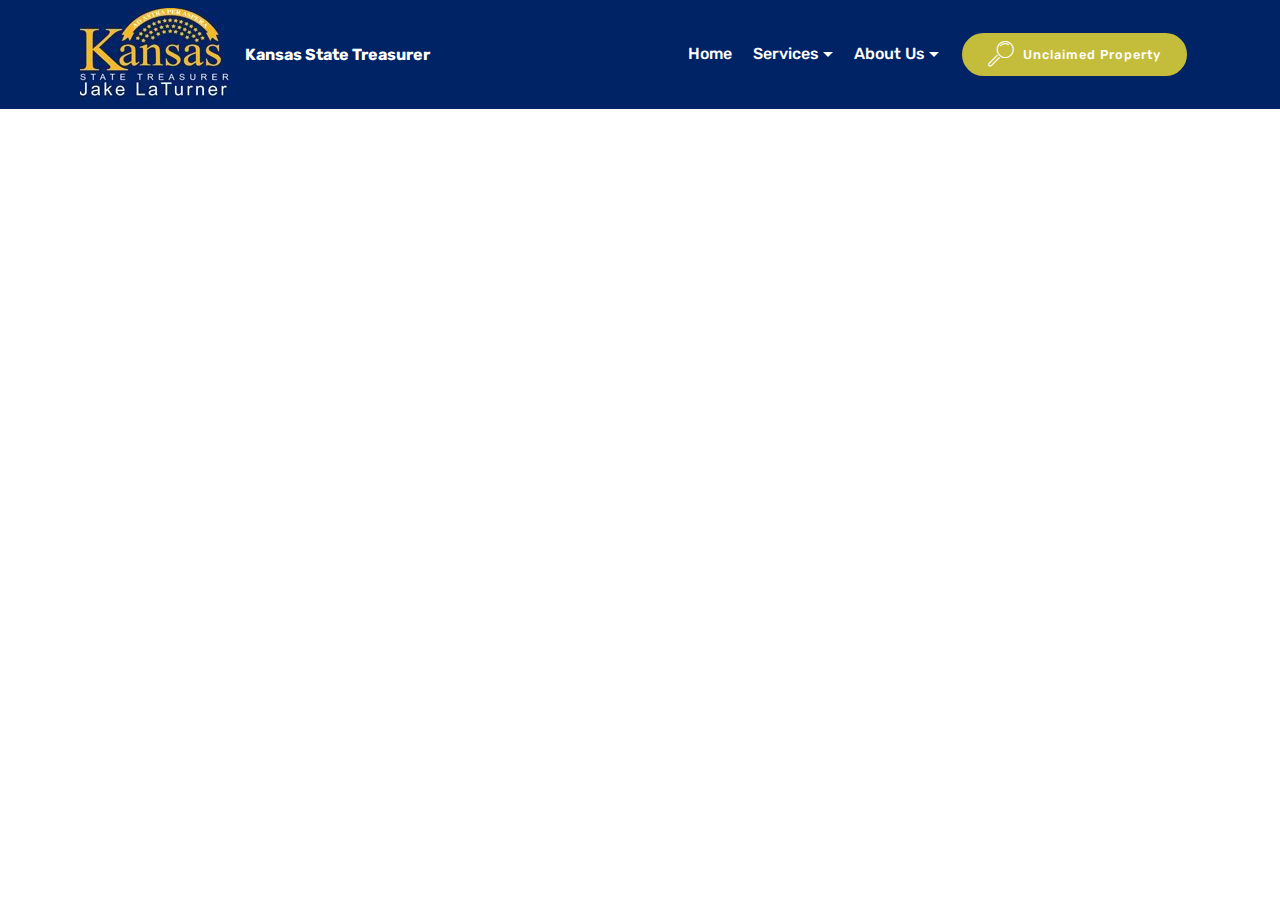
<file: fin_ed.html>
<!DOCTYPE html>
<html >
<head>
  <!-- Site made with Mobirise Website Builder v4.5.2, https://mobirise.com -->
  <meta charset="UTF-8">
  <meta http-equiv="X-UA-Compatible" content="IE=edge">
  <meta name="generator" content="Mobirise v4.5.2, mobirise.com">
  <meta name="viewport" content="width=device-width, initial-scale=1, minimum-scale=1">
  <link rel="shortcut icon" href="assets/images/laturnerlogowhite-3-153x93.jpg" type="image/x-icon">
  <meta name="description" content="Web Page Creator Description">
  <title>Financial Education</title>
  <link rel="stylesheet" href="assets/web/assets/mobirise-icons/mobirise-icons.css">
  <link rel="stylesheet" href="assets/tether/tether.min.css">
  <link rel="stylesheet" href="assets/bootstrap/css/bootstrap.min.css">
  <link rel="stylesheet" href="assets/bootstrap/css/bootstrap-grid.min.css">
  <link rel="stylesheet" href="assets/bootstrap/css/bootstrap-reboot.min.css">
  <link rel="stylesheet" href="assets/dropdown/css/style.css">
  <link rel="stylesheet" href="assets/animatecss/animate.min.css">
  <link rel="stylesheet" href="assets/theme/css/style.css">
  <link rel="stylesheet" href="assets/mobirise/css/mbr-additional.css" type="text/css">
  
  
  
</head>
<body>
<section class="menu cid-qCHUdL86bZ" once="menu" id="menu1-1n" data-rv-view="807">

    

    <nav class="navbar navbar-expand beta-menu navbar-dropdown align-items-center navbar-fixed-top navbar-toggleable-sm">
        <button class="navbar-toggler navbar-toggler-right" type="button" data-toggle="collapse" data-target="#navbarSupportedContent" aria-controls="navbarSupportedContent" aria-expanded="false" aria-label="Toggle navigation">
            <div class="hamburger">
                <span></span>
                <span></span>
                <span></span>
                <span></span>
            </div>
        </button>
        <div class="menu-logo">
            <div class="navbar-brand">
                <span class="navbar-logo">
                    <a href="https://kansasstatetreasurer.com">
                         <img src="assets/images/laturnerlogowhite-3-153x93.jpg" alt="Kansas State Treasurer Logo" title="Kansas State Treasurer Logo" media-simple="true" style="height: 5.8rem;">
                    </a>
                </span>
                <span class="navbar-caption-wrap"><a class="navbar-caption text-white display-4" href="index.html">Kansas State Treasurer</a></span>
            </div>
        </div>
        <div class="collapse navbar-collapse" id="navbarSupportedContent">
            <ul class="navbar-nav nav-dropdown" data-app-modern-menu="true"><li class="nav-item"><a class="nav-link link text-white display-4" href="index.html" aria-expanded="false">Home
                        </a></li><li class="nav-item dropdown"><a class="nav-link link text-white dropdown-toggle display-4" href="services.html" aria-expanded="false" data-toggle="dropdown-submenu">Services
                        </a><div class="dropdown-menu"><a class="text-white dropdown-item display-4" href="learn_quest.html" aria-expanded="false">Education Savings</a><a class="text-white dropdown-item display-4" href="able_savings.html" aria-expanded="false">ABLE Savings</a><div class="dropdown"><a class="text-white dropdown-item dropdown-toggle display-4" href="up_mai.html" aria-expanded="false" data-toggle="dropdown-submenu">Unclaimed Property</a><div class="dropdown-menu dropdown-submenu"><a class="text-white dropdown-item display-4" href="up_search.php" aria-expanded="false">Search for Your Name</a><a class="text-white dropdown-item display-4" href="up_mai.html" aria-expanded="false">What is Unclaimed Property</a><a class="text-white dropdown-item display-4" href="just_for_holders.html" aria-expanded="false">Report Property to Us</a><a class="text-white dropdown-item display-4" href="just_for_holders.html" aria-expanded="false">Report Property to Us</a></div></div><a class="text-white dropdown-item display-4" href="fin_ed.html" aria-expanded="false">Financial Education</a><a class="text-white dropdown-item display-4" href="bonds.html" aria-expanded="false">Municipal Bonds</a><div class="dropdown"><a class="text-white dropdown-item dropdown-toggle display-4" href="fin_serv.html" aria-expanded="false" data-toggle="dropdown-submenu">Financial Services</a><div class="dropdown-menu dropdown-submenu"><a class="text-white dropdown-item display-4" href="check_search.php" aria-expanded="false">State Payment Status</a><a class="text-white dropdown-item display-4" href="dist_search.php" aria-expanded="false">Distribution Amounts</a><a class="text-white dropdown-item display-4" href="fin_serv.html" aria-expanded="false">Cashier Receipt Amounts</a><a class="text-white dropdown-item display-4" href="fin_serv.html" aria-expanded="false">Remittance Forms</a></div></div></div></li><li class="nav-item dropdown open">
                    <a class="nav-link link text-white dropdown-toggle display-4" href="about_us.html" data-toggle="dropdown-submenu" aria-expanded="true">About Us
                        </a><div class="dropdown-menu"><a class="text-white dropdown-item display-4" href="meet_jake.html">Meet Jake</a><a class="text-white dropdown-item display-4" href="news.html">News</a><a class="text-white dropdown-item display-4" href="contact_us.html">Contact Us</a><a class="text-white dropdown-item display-4" href="office_history.html">Office History</a></div>
                </li></ul>
            <div class="navbar-buttons mbr-section-btn"><a class="btn btn-sm btn-danger display-7" href="up_search.php"><span class="mbri-search mbr-iconfont mbr-iconfont-btn"></span>Unclaimed Property</a></div>
        </div>
    </nav>
</section>


  <section class="engine"><a href="https://mobirise.co/l">free bootstrap theme</a></section><script src="assets/web/assets/jquery/jquery.min.js"></script>
  <script src="assets/popper/popper.min.js"></script>
  <script src="assets/tether/tether.min.js"></script>
  <script src="assets/bootstrap/js/bootstrap.min.js"></script>
  <script src="assets/dropdown/js/script.min.js"></script>
  <script src="assets/touchswipe/jquery.touch-swipe.min.js"></script>
  <script src="assets/viewportchecker/jquery.viewportchecker.js"></script>
  <script src="assets/smoothscroll/smooth-scroll.js"></script>
  <script src="assets/theme/js/script.js"></script>
  
  
  <input name="animation" type="hidden">
  </body>
</html>
</file>
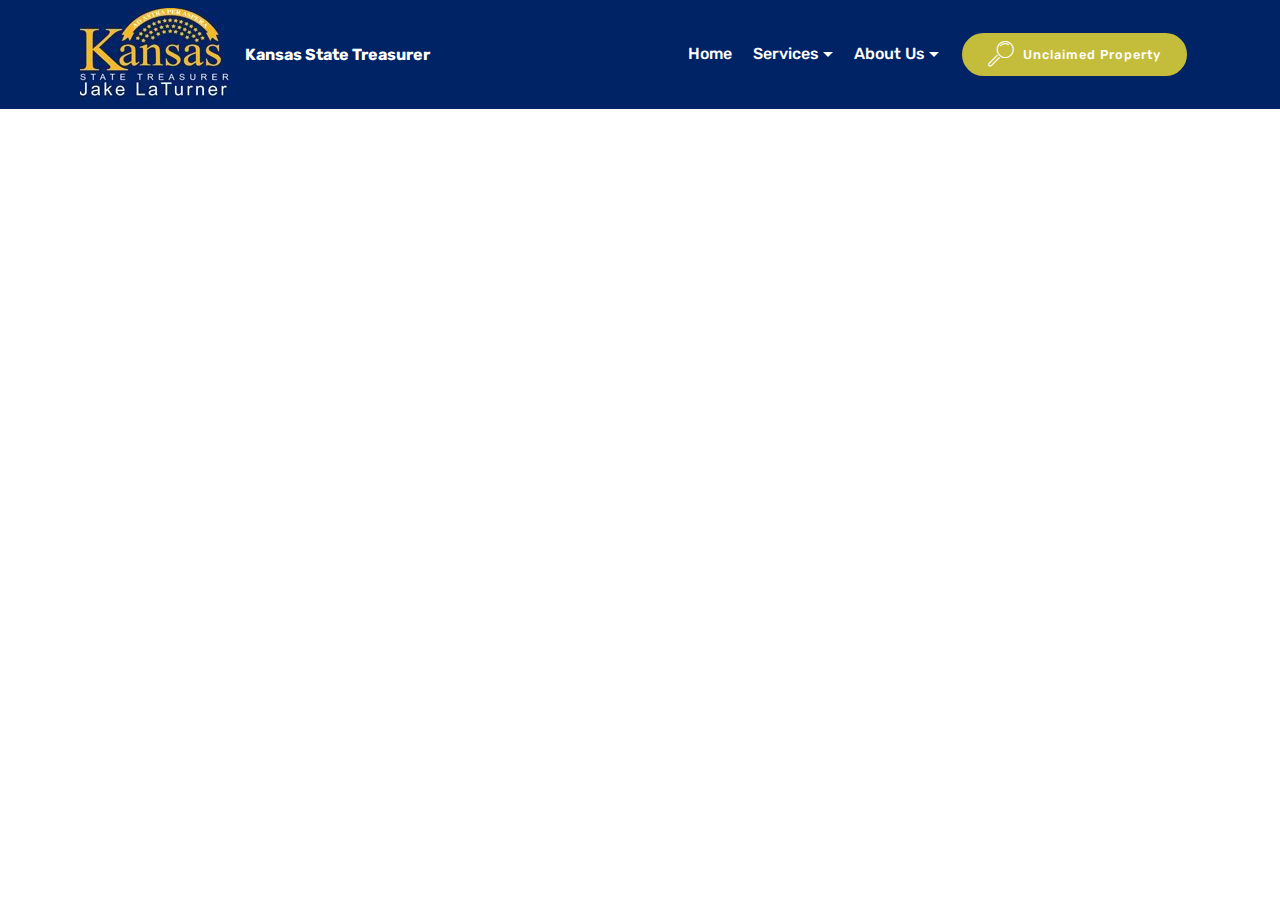
<file: fin_serv.html>
<!DOCTYPE html>
<html >
<head>
  <!-- Site made with Mobirise Website Builder v4.5.2, https://mobirise.com -->
  <meta charset="UTF-8">
  <meta http-equiv="X-UA-Compatible" content="IE=edge">
  <meta name="generator" content="Mobirise v4.5.2, mobirise.com">
  <meta name="viewport" content="width=device-width, initial-scale=1, minimum-scale=1">
  <link rel="shortcut icon" href="assets/images/laturnerlogowhite-3-153x93.jpg" type="image/x-icon">
  <meta name="description" content="Web Page Builder Description">
  <title>Financial Services</title>
  <link rel="stylesheet" href="assets/web/assets/mobirise-icons/mobirise-icons.css">
  <link rel="stylesheet" href="assets/tether/tether.min.css">
  <link rel="stylesheet" href="assets/bootstrap/css/bootstrap.min.css">
  <link rel="stylesheet" href="assets/bootstrap/css/bootstrap-grid.min.css">
  <link rel="stylesheet" href="assets/bootstrap/css/bootstrap-reboot.min.css">
  <link rel="stylesheet" href="assets/dropdown/css/style.css">
  <link rel="stylesheet" href="assets/animatecss/animate.min.css">
  <link rel="stylesheet" href="assets/theme/css/style.css">
  <link rel="stylesheet" href="assets/mobirise/css/mbr-additional.css" type="text/css">
  
  
  
</head>
<body>
<section class="menu cid-qCHUdL86bZ" once="menu" id="menu1-1m" data-rv-view="809">

    

    <nav class="navbar navbar-expand beta-menu navbar-dropdown align-items-center navbar-fixed-top navbar-toggleable-sm">
        <button class="navbar-toggler navbar-toggler-right" type="button" data-toggle="collapse" data-target="#navbarSupportedContent" aria-controls="navbarSupportedContent" aria-expanded="false" aria-label="Toggle navigation">
            <div class="hamburger">
                <span></span>
                <span></span>
                <span></span>
                <span></span>
            </div>
        </button>
        <div class="menu-logo">
            <div class="navbar-brand">
                <span class="navbar-logo">
                    <a href="https://kansasstatetreasurer.com">
                         <img src="assets/images/laturnerlogowhite-3-153x93.jpg" alt="Kansas State Treasurer Logo" title="Kansas State Treasurer Logo" media-simple="true" style="height: 5.8rem;">
                    </a>
                </span>
                <span class="navbar-caption-wrap"><a class="navbar-caption text-white display-4" href="index.html">Kansas State Treasurer</a></span>
            </div>
        </div>
        <div class="collapse navbar-collapse" id="navbarSupportedContent">
            <ul class="navbar-nav nav-dropdown" data-app-modern-menu="true"><li class="nav-item"><a class="nav-link link text-white display-4" href="index.html" aria-expanded="false">Home
                        </a></li><li class="nav-item dropdown"><a class="nav-link link text-white dropdown-toggle display-4" href="services.html" aria-expanded="false" data-toggle="dropdown-submenu">Services
                        </a><div class="dropdown-menu"><a class="text-white dropdown-item display-4" href="learn_quest.html" aria-expanded="false">Education Savings</a><a class="text-white dropdown-item display-4" href="able_savings.html" aria-expanded="false">ABLE Savings</a><div class="dropdown"><a class="text-white dropdown-item dropdown-toggle display-4" href="up_mai.html" aria-expanded="false" data-toggle="dropdown-submenu">Unclaimed Property</a><div class="dropdown-menu dropdown-submenu"><a class="text-white dropdown-item display-4" href="up_search.php" aria-expanded="false">Search for Your Name</a><a class="text-white dropdown-item display-4" href="up_mai.html" aria-expanded="false">What is Unclaimed Property</a><a class="text-white dropdown-item display-4" href="just_for_holders.html" aria-expanded="false">Report Property to Us</a><a class="text-white dropdown-item display-4" href="just_for_holders.html" aria-expanded="false">Report Property to Us</a></div></div><a class="text-white dropdown-item display-4" href="fin_ed.html" aria-expanded="false">Financial Education</a><a class="text-white dropdown-item display-4" href="bonds.html" aria-expanded="false">Municipal Bonds</a><div class="dropdown"><a class="text-white dropdown-item dropdown-toggle display-4" href="fin_serv.html" aria-expanded="false" data-toggle="dropdown-submenu">Financial Services</a><div class="dropdown-menu dropdown-submenu"><a class="text-white dropdown-item display-4" href="check_search.php" aria-expanded="false">State Payment Status</a><a class="text-white dropdown-item display-4" href="dist_search.php" aria-expanded="false">Distribution Amounts</a><a class="text-white dropdown-item display-4" href="fin_serv.html" aria-expanded="false">Cashier Receipt Amounts</a><a class="text-white dropdown-item display-4" href="fin_serv.html" aria-expanded="false">Remittance Forms</a></div></div></div></li><li class="nav-item dropdown open">
                    <a class="nav-link link text-white dropdown-toggle display-4" href="about_us.html" data-toggle="dropdown-submenu" aria-expanded="true">About Us
                        </a><div class="dropdown-menu"><a class="text-white dropdown-item display-4" href="meet_jake.html">Meet Jake</a><a class="text-white dropdown-item display-4" href="news.html">News</a><a class="text-white dropdown-item display-4" href="contact_us.html">Contact Us</a><a class="text-white dropdown-item display-4" href="office_history.html">Office History</a></div>
                </li></ul>
            <div class="navbar-buttons mbr-section-btn"><a class="btn btn-sm btn-danger display-7" href="up_search.php"><span class="mbri-search mbr-iconfont mbr-iconfont-btn"></span>Unclaimed Property</a></div>
        </div>
    </nav>
</section>


  <section class="engine"><a href="https://mobirise.co">Mobirise</a></section><script src="assets/web/assets/jquery/jquery.min.js"></script>
  <script src="assets/popper/popper.min.js"></script>
  <script src="assets/tether/tether.min.js"></script>
  <script src="assets/bootstrap/js/bootstrap.min.js"></script>
  <script src="assets/dropdown/js/script.min.js"></script>
  <script src="assets/touchswipe/jquery.touch-swipe.min.js"></script>
  <script src="assets/viewportchecker/jquery.viewportchecker.js"></script>
  <script src="assets/smoothscroll/smooth-scroll.js"></script>
  <script src="assets/theme/js/script.js"></script>
  
  
  <input name="animation" type="hidden">
  </body>
</html>
</file>
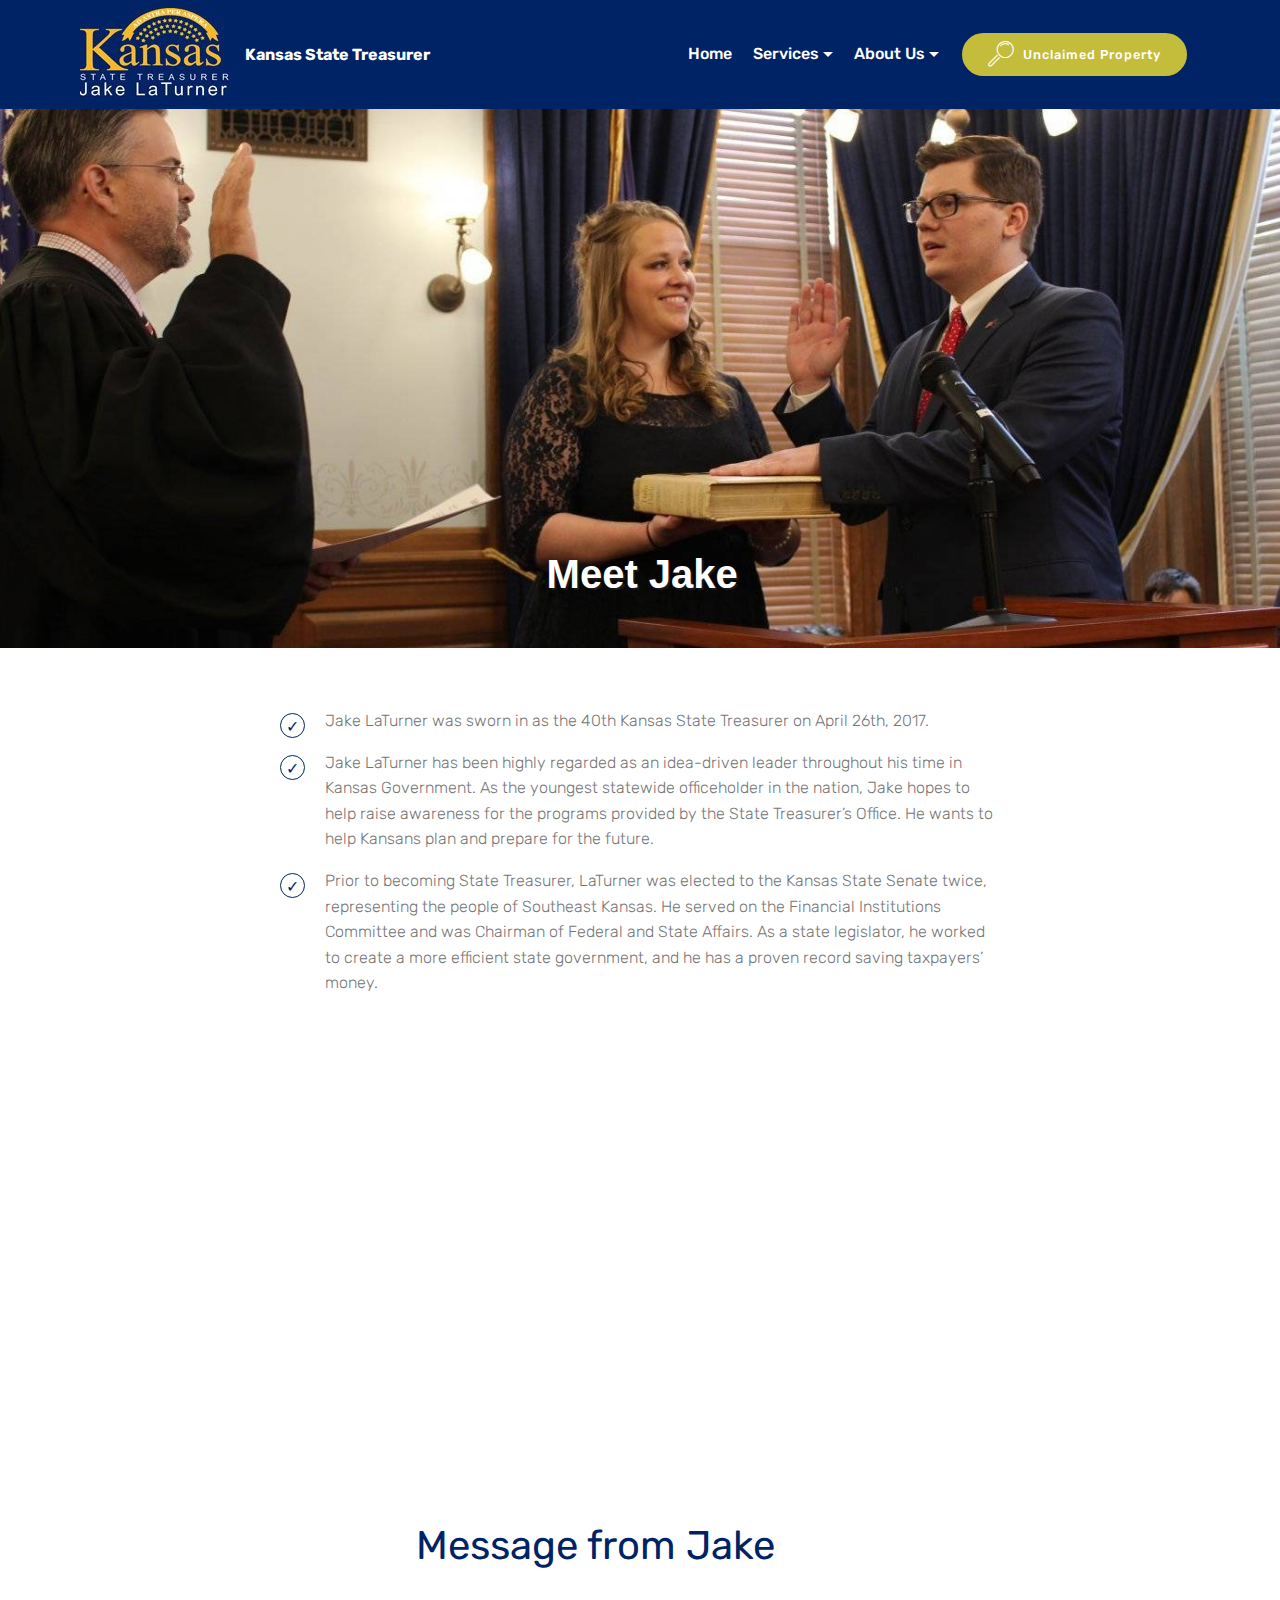
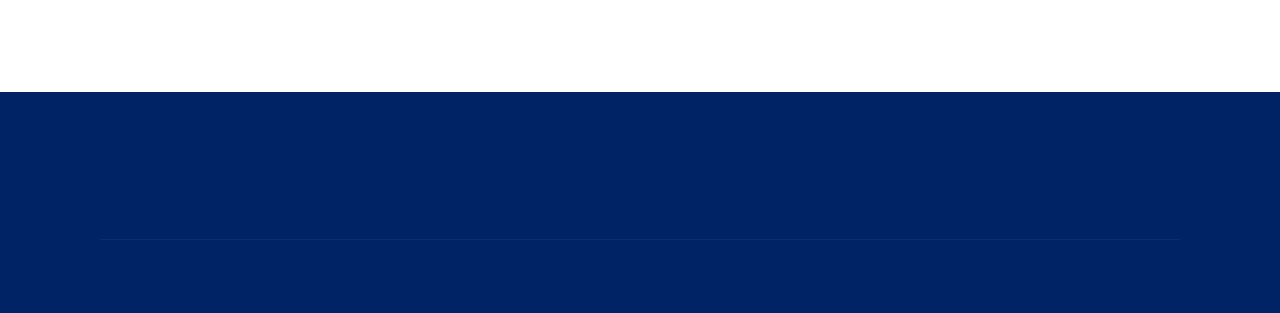
<file: meet_jake.html>
<!DOCTYPE html>
<html >
<head>
  <!-- Site made with Mobirise Website Builder v4.5.2, https://mobirise.com -->
  <meta charset="UTF-8">
  <meta http-equiv="X-UA-Compatible" content="IE=edge">
  <meta name="generator" content="Mobirise v4.5.2, mobirise.com">
  <meta name="viewport" content="width=device-width, initial-scale=1, minimum-scale=1">
  <link rel="shortcut icon" href="assets/images/laturnerlogowhite-3-153x93.jpg" type="image/x-icon">
  <meta name="description" content="Website Builder Description">
  <title>Meet Jake</title>
  <link rel="stylesheet" href="assets/web/assets/mobirise-icons/mobirise-icons.css">
  <link rel="stylesheet" href="assets/tether/tether.min.css">
  <link rel="stylesheet" href="assets/bootstrap/css/bootstrap.min.css">
  <link rel="stylesheet" href="assets/bootstrap/css/bootstrap-grid.min.css">
  <link rel="stylesheet" href="assets/bootstrap/css/bootstrap-reboot.min.css">
  <link rel="stylesheet" href="assets/socicon/css/styles.css">
  <link rel="stylesheet" href="assets/dropdown/css/style.css">
  <link rel="stylesheet" href="assets/animatecss/animate.min.css">
  <link rel="stylesheet" href="assets/theme/css/style.css">
  <link rel="stylesheet" href="assets/mobirise/css/mbr-additional.css" type="text/css">
  
  
  
</head>
<body>
<section class="menu cid-qCHTTT5ccI" once="menu" id="menu1-1d" data-rv-view="755">

    

    <nav class="navbar navbar-expand beta-menu navbar-dropdown align-items-center navbar-fixed-top navbar-toggleable-sm">
        <button class="navbar-toggler navbar-toggler-right" type="button" data-toggle="collapse" data-target="#navbarSupportedContent" aria-controls="navbarSupportedContent" aria-expanded="false" aria-label="Toggle navigation">
            <div class="hamburger">
                <span></span>
                <span></span>
                <span></span>
                <span></span>
            </div>
        </button>
        <div class="menu-logo">
            <div class="navbar-brand">
                <span class="navbar-logo">
                    <a href="https://kansasstatetreasurer.com">
                         <img src="assets/images/laturnerlogowhite-3-153x93.jpg" alt="Kansas State Treasurer Logo" title="Kansas State Treasurer Logo" media-simple="true" style="height: 5.8rem;">
                    </a>
                </span>
                <span class="navbar-caption-wrap"><a class="navbar-caption text-white display-4" href="index.html">Kansas State Treasurer</a></span>
            </div>
        </div>
        <div class="collapse navbar-collapse" id="navbarSupportedContent">
            <ul class="navbar-nav nav-dropdown" data-app-modern-menu="true"><li class="nav-item"><a class="nav-link link text-white display-4" href="index.html" aria-expanded="false">Home
                        </a></li><li class="nav-item dropdown"><a class="nav-link link text-white dropdown-toggle display-4" href="services.html" aria-expanded="false" data-toggle="dropdown-submenu">Services
                        </a><div class="dropdown-menu"><a class="text-white dropdown-item display-4" href="learn_quest.html" aria-expanded="false">Education Savings</a><a class="text-white dropdown-item display-4" href="able_savings.html" aria-expanded="false">ABLE Savings</a><div class="dropdown"><a class="text-white dropdown-item dropdown-toggle display-4" href="up_mai.html" aria-expanded="false" data-toggle="dropdown-submenu">Unclaimed Property</a><div class="dropdown-menu dropdown-submenu"><a class="text-white dropdown-item display-4" href="up_search.php" aria-expanded="false">Search for Your Name</a><a class="text-white dropdown-item display-4" href="up_mai.html" aria-expanded="false">What is Unclaimed Property</a><a class="text-white dropdown-item display-4" href="just_for_holders.html" aria-expanded="false">Report Property to Us</a><a class="text-white dropdown-item display-4" href="just_for_holders.html" aria-expanded="false">Report Property to Us</a></div></div><a class="text-white dropdown-item display-4" href="fin_ed.html" aria-expanded="false">Financial Education</a><a class="text-white dropdown-item display-4" href="bonds.html" aria-expanded="false">Municipal Bonds</a><div class="dropdown"><a class="text-white dropdown-item dropdown-toggle display-4" href="fin_serv.html" aria-expanded="false" data-toggle="dropdown-submenu">Financial Services</a><div class="dropdown-menu dropdown-submenu"><a class="text-white dropdown-item display-4" href="check_search.php" aria-expanded="false">State Payment Status</a><a class="text-white dropdown-item display-4" href="dist_search.php" aria-expanded="false">Distribution Amounts</a><a class="text-white dropdown-item display-4" href="fin_serv.html" aria-expanded="false">Cashier Receipt Amounts</a><a class="text-white dropdown-item display-4" href="fin_serv.html" aria-expanded="false">Remittance Forms</a></div></div></div></li><li class="nav-item dropdown open">
                    <a class="nav-link link text-white dropdown-toggle display-4" href="about_us.html" data-toggle="dropdown-submenu" aria-expanded="true">About Us
                        </a><div class="dropdown-menu"><a class="text-white dropdown-item display-4" href="meet_jake.html">Meet Jake</a><a class="text-white dropdown-item display-4" href="news.html">News</a><a class="text-white dropdown-item display-4" href="contact_us.html">Contact Us</a><a class="text-white dropdown-item display-4" href="office_history.html">Office History</a></div>
                </li></ul>
            <div class="navbar-buttons mbr-section-btn"><a class="btn btn-sm btn-danger display-7" href="up_search.php"><span class="mbri-search mbr-iconfont mbr-iconfont-btn"></span>Unclaimed Property</a></div>
        </div>
    </nav>
</section>

<section class="engine"><a href="https://mobirise.co/b">free website creator</a></section><div id="custom-html-1b" custom-code="true" data-rv-view="27"><!-- Type valid HTML here -->
<div class="_kst_jake_swearing_in _kst_mt-6 _kst_mt-md-5 _kst_mh">
    <div class="pic_caption" style="height: 100%; text-align: center; color: #ffffff; display: inline-block;">
        <div class="mb-5" style="display: inline-block;">
            <div class="mbr-text mbr-bold mbr-fonts-style align-left pt-3 mb-3 ">
                <h1 style="font-weight: bold; text-shadow: 2px 2px #191919;">Meet Jake</h1>
            </div>
        </div>
    </div>
</div>
</div>

<section class="mbr-section article content12 cid-qCHUFpSD9T" id="content12-1g" data-rv-view="757">
     

    <div class="container">
        <div class="media-container-row">
            <div class="mbr-text counter-container col-12 col-md-8 mbr-fonts-style display-4">
                <ul>
                    <li>Jake LaTurner was sworn in as the 40th Kansas State Treasurer on April 26th, 2017.</li>
                    <li>Jake LaTurner has been highly regarded as an idea-driven leader throughout his time in Kansas Government. As the youngest statewide officeholder in the nation, Jake hopes to help raise awareness for the programs provided by the State Treasurer’s Office. He wants to help Kansans plan and prepare for the future.</li>
                    <li>Prior to becoming State Treasurer, LaTurner was elected to the Kansas State Senate twice, representing the people of Southeast Kansas. He served on the Financial Institutions Committee and was Chairman of Federal and State Affairs. As a state legislator, he worked to create a more efficient state government, and he has a proven record saving taxpayers’ money.</li><li>Before running for elected office, Jake graduated from Pittsburg State University in Southeast Kansas with a Bachelor’s degree in Political Science. Following graduation, he worked for Congresswoman Lynn Jenkins in her Pittsburg office.</li><li>As State Treasurer Jake LaTurner oversees an office that currently handles over $24 billion and an annual operating budget of $3.5 million. Key programs in the office are Bonds Services, Cash Management, Unclaimed Property, the Ag Loan and Housing Loan Deposit Programs and the Kansas 529 Education Savings Program, which has more than 185,000 accounts with total assets exceeding $ 4.6 billion. The treasurer’s office is a fee-funded agency. In his role as treasurer, LaTurner also serves as a member of the Kansas Public Employee's Retirement System (KPERS) and the Pooled Money Investment Board.</li><li>Jake has been married to his wife, Suzanne, for 7 years, and has 4 small children. Jake was born in Galena, Kansas and is a 6th generation Kansan. Jake does not only advocate for the programs implemented by the Treasurer’s Office, but he personally utilizes the programs to help his children save for higher education.</li>
                </ul>
            </div>
        </div>
    </div>
</section>

<section class="testimonials4 cid-qCMgjsLlmN" id="testimonials4-2p" data-rv-view="758">

  

  
  <div class="container">
    
    
    <div class="col-md-10 testimonials-container pt-0"> 
      

      
    <div class="testimonials-item mt-0">
        <div class="user row">
          <div class="col-lg-3 col-md-4">
            <div class="user_image">
              <img src="assets/images/jake-1-384x537.jpg" alt="State Treasurer Jake LaTurner" title="State Treasurer Jake LaTurner" media-simple="true">
            </div>
          </div>
          <div class="testimonials-caption col-lg-9 col-md-8">
            <div class="user_name mbr-bold mbr-fonts-style align-left pt-3 mb-3 display-2"><span style="font-weight: normal;">Message from Jake</span></div>
            <div class="user_text ">
              <p class="mbr-fonts-style  display-7">
                 <em>"</em>I am very proud to serve as your State Treasurer.<em>"</em></p>
            </div>
          </div>
        </div>
      </div></div>
  </div>
</section>

<section class="cid-qDBWMxmUJY" id="footer1-42" data-rv-view="764">

    

    

    <div class="container">
        <div class="media-container-row content text-white">
            <div class="col-12 col-md-3">
                <div class="media-wrap">
                    <a href="https://kansasstatetreasurer.com">
                        <img src="assets/images/laturnerlogowhite-4-158x96.jpg" alt="Kansas State Treasurer Logo" title="Kansas State Treasurer Logo" media-simple="true">
                    </a>
                </div>
            </div>
            <div class="col-12 col-md-3 mbr-fonts-style display-7">
                <h5 class="pb-3">
                    Address
                </h5>
                <p class="mbr-text">900 SW Jackson, Ste 201<br>Topeka, KS &nbsp;66612</p>
            </div>
            <div class="col-12 col-md-3 mbr-fonts-style display-7">
                <h5 class="pb-3">
                    Contacts
                </h5>
                <p class="mbr-text">
                    Email: media@treasurer.ks.gov&nbsp;<br>Phone: &nbsp;785-296-3171&nbsp;<br></p>
            </div>
            <div class="col-12 col-md-3 mbr-fonts-style display-7">
                <h5 class="pb-3">
                    Links
                </h5>
                <p class="mbr-text"><a class="text-white" href="about_us.html">About Us</a>&nbsp;<br>
                    <a class="text-white" href="services.html">Office Services</a>&nbsp;<br></p>
            </div>
        </div>
        <div class="footer-lower">
            <div class="media-container-row">
                <div class="col-sm-12">
                    <hr>
                </div>
            </div>
            <div class="media-container-row mbr-white">
                <div class="col-sm-6 copyright">
                    <p class="mbr-text mbr-fonts-style display-4">
                        © Copyright 2017 Kansas State Treasurer - All Rights Reserved
                    </p>
                </div>
                <div class="col-md-6">
                    <div class="social-list align-right">
                        <div class="soc-item">
                            <a href="https://twitter.com/KansasTreasurer" target="_blank">
                                <span class="mbr-iconfont mbr-iconfont-social socicon-twitter socicon" aria-hidden="true" media-simple="true"></span>
                                <span class="sr-only">Kansas State Treasurer Twitter Page</span>
                            </a>
                        </div>
                        <div class="soc-item">
                            <a href="https://www.facebook.com/pages/KansasTreasurer" target="_blank">
                                <span class="mbr-iconfont mbr-iconfont-social socicon-facebook socicon" aria-hidden="true" media-simple="true"></span>
                                <span class="sr-only">Kansas State Treasurer Facebook Page</span>
                            </a>
                        </div>
                        
                        
                        
                        
                    </div>
                </div>
            </div>
        </div>
    </div>
</section>


  <script src="assets/web/assets/jquery/jquery.min.js"></script>
  <script src="assets/popper/popper.min.js"></script>
  <script src="assets/tether/tether.min.js"></script>
  <script src="assets/bootstrap/js/bootstrap.min.js"></script>
  <script src="assets/smoothscroll/smooth-scroll.js"></script>
  <script src="assets/viewportchecker/jquery.viewportchecker.js"></script>
  <script src="assets/dropdown/js/script.min.js"></script>
  <script src="assets/touchswipe/jquery.touch-swipe.min.js"></script>
  <script src="assets/theme/js/script.js"></script>
  
  
  <input name="animation" type="hidden">
  </body>
</html>
</file>
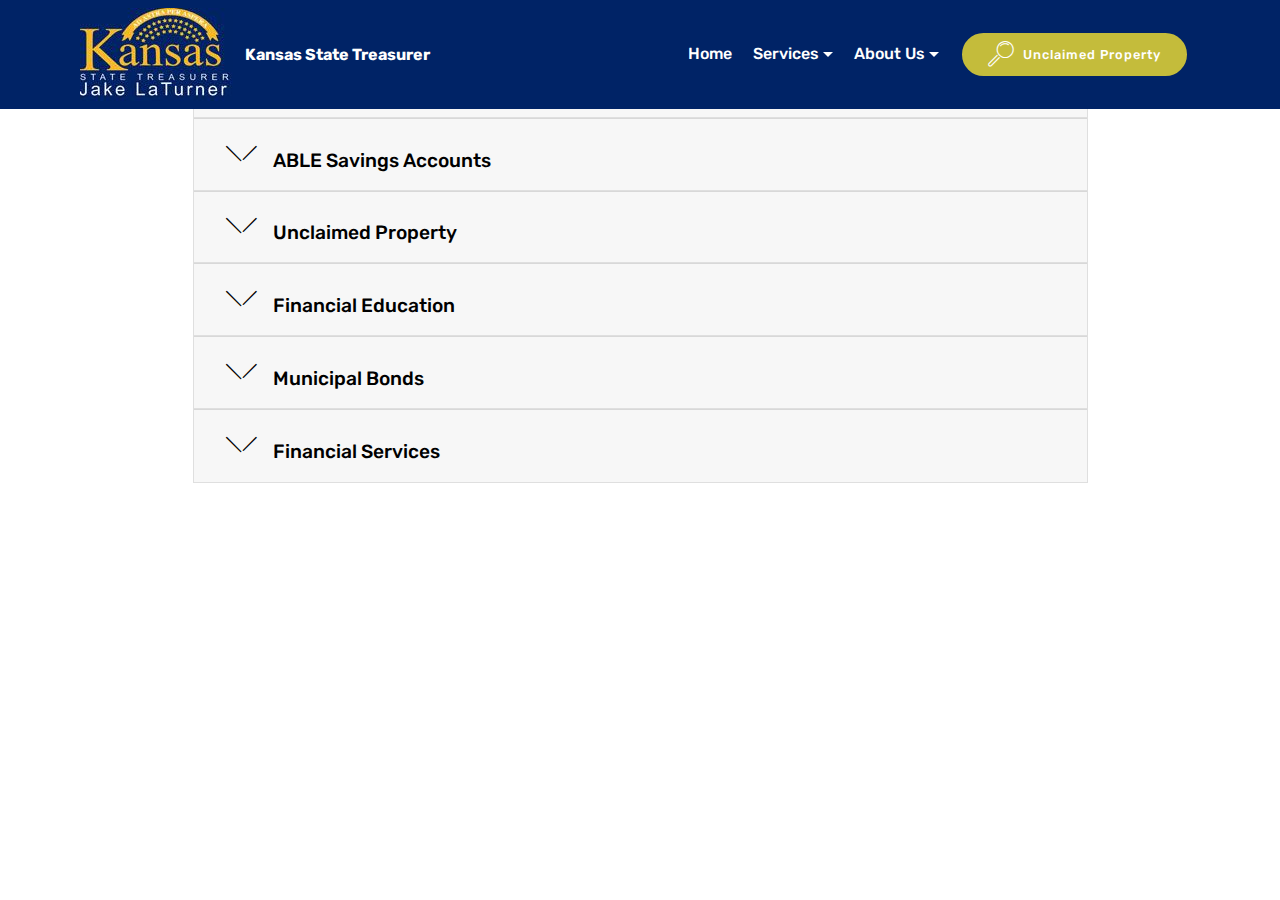
<file: news.html>
<!DOCTYPE html>
<html >
<head>
  <!-- Site made with Mobirise Website Builder v4.5.2, https://mobirise.com -->
  <meta charset="UTF-8">
  <meta http-equiv="X-UA-Compatible" content="IE=edge">
  <meta name="generator" content="Mobirise v4.5.2, mobirise.com">
  <meta name="viewport" content="width=device-width, initial-scale=1, minimum-scale=1">
  <link rel="shortcut icon" href="assets/images/laturnerlogowhite-3-153x93.jpg" type="image/x-icon">
  <meta name="description" content="Web Builder Description">
  <title>News</title>
  <link rel="stylesheet" href="assets/web/assets/mobirise-icons/mobirise-icons.css">
  <link rel="stylesheet" href="assets/tether/tether.min.css">
  <link rel="stylesheet" href="assets/bootstrap/css/bootstrap.min.css">
  <link rel="stylesheet" href="assets/bootstrap/css/bootstrap-grid.min.css">
  <link rel="stylesheet" href="assets/bootstrap/css/bootstrap-reboot.min.css">
  <link rel="stylesheet" href="assets/animatecss/animate.min.css">
  <link rel="stylesheet" href="assets/dropdown/css/style.css">
  <link rel="stylesheet" href="assets/theme/css/style.css">
  <link rel="stylesheet" href="assets/mobirise/css/mbr-additional.css" type="text/css">
  
  
  
</head>
<body>
<section class="menu cid-qCHUdL86bZ" once="menu" id="menu1-1o" data-rv-view="802">

    

    <nav class="navbar navbar-expand beta-menu navbar-dropdown align-items-center navbar-fixed-top navbar-toggleable-sm">
        <button class="navbar-toggler navbar-toggler-right" type="button" data-toggle="collapse" data-target="#navbarSupportedContent" aria-controls="navbarSupportedContent" aria-expanded="false" aria-label="Toggle navigation">
            <div class="hamburger">
                <span></span>
                <span></span>
                <span></span>
                <span></span>
            </div>
        </button>
        <div class="menu-logo">
            <div class="navbar-brand">
                <span class="navbar-logo">
                    <a href="https://kansasstatetreasurer.com">
                         <img src="assets/images/laturnerlogowhite-3-153x93.jpg" alt="Kansas State Treasurer Logo" title="Kansas State Treasurer Logo" media-simple="true" style="height: 5.8rem;">
                    </a>
                </span>
                <span class="navbar-caption-wrap"><a class="navbar-caption text-white display-4" href="index.html">Kansas State Treasurer</a></span>
            </div>
        </div>
        <div class="collapse navbar-collapse" id="navbarSupportedContent">
            <ul class="navbar-nav nav-dropdown" data-app-modern-menu="true"><li class="nav-item"><a class="nav-link link text-white display-4" href="index.html" aria-expanded="false">Home
                        </a></li><li class="nav-item dropdown"><a class="nav-link link text-white dropdown-toggle display-4" href="services.html" aria-expanded="false" data-toggle="dropdown-submenu">Services
                        </a><div class="dropdown-menu"><a class="text-white dropdown-item display-4" href="learn_quest.html" aria-expanded="false">Education Savings</a><a class="text-white dropdown-item display-4" href="able_savings.html" aria-expanded="false">ABLE Savings</a><div class="dropdown"><a class="text-white dropdown-item dropdown-toggle display-4" href="up_mai.html" aria-expanded="false" data-toggle="dropdown-submenu">Unclaimed Property</a><div class="dropdown-menu dropdown-submenu"><a class="text-white dropdown-item display-4" href="up_search.php" aria-expanded="false">Search for Your Name</a><a class="text-white dropdown-item display-4" href="up_mai.html" aria-expanded="false">What is Unclaimed Property</a><a class="text-white dropdown-item display-4" href="just_for_holders.html" aria-expanded="false">Report Property to Us</a><a class="text-white dropdown-item display-4" href="just_for_holders.html" aria-expanded="false">Report Property to Us</a></div></div><a class="text-white dropdown-item display-4" href="fin_ed.html" aria-expanded="false">Financial Education</a><a class="text-white dropdown-item display-4" href="bonds.html" aria-expanded="false">Municipal Bonds</a><div class="dropdown"><a class="text-white dropdown-item dropdown-toggle display-4" href="fin_serv.html" aria-expanded="false" data-toggle="dropdown-submenu">Financial Services</a><div class="dropdown-menu dropdown-submenu"><a class="text-white dropdown-item display-4" href="check_search.php" aria-expanded="false">State Payment Status</a><a class="text-white dropdown-item display-4" href="dist_search.php" aria-expanded="false">Distribution Amounts</a><a class="text-white dropdown-item display-4" href="fin_serv.html" aria-expanded="false">Cashier Receipt Amounts</a><a class="text-white dropdown-item display-4" href="fin_serv.html" aria-expanded="false">Remittance Forms</a></div></div></div></li><li class="nav-item dropdown open">
                    <a class="nav-link link text-white dropdown-toggle display-4" href="about_us.html" data-toggle="dropdown-submenu" aria-expanded="true">About Us
                        </a><div class="dropdown-menu"><a class="text-white dropdown-item display-4" href="meet_jake.html">Meet Jake</a><a class="text-white dropdown-item display-4" href="news.html">News</a><a class="text-white dropdown-item display-4" href="contact_us.html">Contact Us</a><a class="text-white dropdown-item display-4" href="office_history.html">Office History</a></div>
                </li></ul>
            <div class="navbar-buttons mbr-section-btn"><a class="btn btn-sm btn-danger display-7" href="up_search.php"><span class="mbri-search mbr-iconfont mbr-iconfont-btn"></span>Unclaimed Property</a></div>
        </div>
    </nav>
</section>

<section class="engine"><a href="https://mobirise.co/f">free bootstrap builder</a></section><section class="toggle1 cid-qEbT2025Uv" id="toggle1-5i" data-rv-view="804">

    

    
        <div class="container">
            <div class="media-container-row">
                <div class="col-12 col-md-10">
                    <div class="section-head text-center space30">
                       
                    </div>
                    <div class="clearfix"></div>
                    <div id="bootstrap-toggle" class="toggle-panel accordionStyles tab-content">
                        <div class="card">
                            <div class="card-header" role="tab" id="headingOne">
                                <a role="button" class="collapsed panel-title text-black" data-toggle="collapse" data-parent="#accordion" data-core="" href="#collapse1_74" aria-expanded="false" aria-controls="collapse1">
                                    <h4 class="mbr-fonts-style display-5">
                                        <span class="sign mbr-iconfont mbri-arrow-down inactive"></span>529 Education Savings Accounts</h4>
                                </a>
                            </div>
                            <div id="collapse1_74" class="panel-collapse noScroll collapse" role="tabpanel" aria-labelledby="headingOne">
                                <div class="panel-body p-4">
                                    <p class="mbr-fonts-style panel-text display-7">Kansas offers three 529 plans: Learning Quest and Learning Quest Advisor which are managed by American Century Investments and the Schwab 529 Plan which is managed by American Century Investments and distributed by Charles Schwab &amp; Co., Inc. 
<br>
<br>Each offers education savings accounts to help you pay higher education expenses for individuals that you designate or for yourself. The program also provides tax advantages under both Kansas and federal law. Kansas taxpayers may take an annual deduction of up to $3,000 ($6,000 for married, filing jointly) from Kansas adjusted gross income for contributions into each beneficiary's Learning Quest, Learning Quest Advisor, or Schwab 529 account or contributions to a 529 plan sponsored by any other state.</p>
                                </div>
                                <div class="mbr-section-btn align-center pt-0 pb-0 mt-0 mb-3">
                                    <a class="btn btn-sm btn-primary display-6" href="page3.html">FIND OUT MORE</a>
                                </div>
                            </div>
                        </div>
                        <div class="card">
                            <div class="card-header" role="tab" id="headingTwo">
                                <a role="button" class="collapsed panel-title text-black" data-toggle="collapse" data-parent="#accordion" data-core="" href="#collapse2_74" aria-expanded="false" aria-controls="collapse2">
                                    <h4 class="mbr-fonts-style display-5">
                                        <span class="sign mbr-iconfont mbri-arrow-down inactive"></span>ABLE Savings Accounts</h4>
                                </a>

                            </div>
                            <div id="collapse2_74" class="panel-collapse noScroll collapse" role="tabpanel" aria-labelledby="headingTwo">
                                <div class="panel-body p-4">
                                    <p class="mbr-fonts-style panel-text display-7">Kansans with disabilities now have the option to open a checking account with a debit card to use for living expenses such as education, medical, and housing without affecting their government benefits.
<br><br>Under the ABLE Savings Program, Kansans with disabilities have been able to choose between six different tax-advantaged investment options since January. Beginning today, the program also offers a new banking product similar in the form of a checking account.
<br><br>“The Kansas ABLE Savings program has hit another major benchmark,” Tom Treacy, Director of the Kansas ABLE Savings Program said. “The new Kansas ABLE checking accounts will make paying for qualified everyday expenses safe and easy, and continue to empower individuals with disabilities to gain financial independence and save the money they earn.”</p>
                                </div>
                                <div class="mbr-section-btn align-center pt-0 pb-0 mt-0 mb-3">
                                    <a class="btn btn-sm btn-primary display-6" href="page1.html">LEARN MORE</a>
                                </div>
                            </div>
                        </div>
                        <div class="card">
                            <div class="card-header" role="tab" id="headingThree">
                                <a role="button" class="collapsed panel-title text-black" data-toggle="collapse" data-parent="#accordion" data-core="" href="#collapse3_74" aria-expanded="false" aria-controls="collapse3">
                                    <h4 class="mbr-fonts-style display-5">
                                        <span class="sign mbr-iconfont mbri-arrow-down inactive"></span>Unclaimed Property</h4>
                                </a>
                            </div>
                            <div id="collapse3_74" class="panel-collapse noScroll collapse" role="tabpanel" aria-labelledby="headingThree">
                                <div class="panel-body p-4">
                                    <p class="mbr-fonts-style panel-text display-7">The Unclaimed Property Division seeks to return various forms of unclaimed property to the rightful owner or heirs. The State Treasurer has the authority to take possession of specified types of abandoned personal property and become custodian in perpetuity which preserves the right of the original owner or other persons to claim the property.</p>
                                </div>
                                <div class="mbr-section-btn align-center pt-0 pb-0 mt-0 mb-3"><a class="btn btn-sm btn-primary display-6" href="page13.html">SEARCH NOW</a>
                                    <a class="btn btn-sm btn-primary display-6" href="page14.html">HOLDER INFORMATION</a></div>
                            </div>
                        </div>
                        <div class="card">
                            <div class="card-header" role="tab" id="headingThree">
                                <a role="button" class="collapsed panel-title text-black" data-toggle="collapse" data-parent="#accordion" data-core="" href="#collapse4_74" aria-expanded="false" aria-controls="collapse4">
                                    <h4 class="mbr-fonts-style display-5">
                                        <span class="sign mbr-iconfont mbri-arrow-down inactive"></span>Financial Education</h4>
                                </a>
                            </div>
                            <div id="collapse4_74" class="panel-collapse noScroll collapse" role="tabpanel" aria-labelledby="headingThree">
                                <div class="panel-body p-4">
                                    <p class="mbr-fonts-style panel-text display-7">Helping Kansas citizens to make responsible financial decisions will promote financial growth and healthier families well into the future. Financial knowledge is the key to empowering an individual or family to become more financially secure and independent.
<br>
<br>I want to help Kansans be successful financially and that is why my office is offering the following financial literacy resources. These financial tools will help Kansans stretch their money to work harder for them.&nbsp;<br></p>
                                </div>
                                <div class="mbr-section-btn align-center pt-0 pb-0 mt-0 mb-3"><a class="btn btn-sm btn-primary display-6" href="page8.html">BECOME MONEYSMART</a></div>
                            </div>
                        </div>
                        <div class="card">
                            <div class="card-header" role="tab" id="headingThree">
                                <a role="button" class="collapsed panel-title text-black" data-toggle="collapse" data-parent="#accordion" data-core="" href="#collapse5_74" aria-expanded="false" aria-controls="collapse5">
                                    <h4 class="mbr-fonts-style display-5">
                                        <span class="sign mbr-iconfont mbri-arrow-down inactive"></span>Municipal Bonds</h4>
                                </a>
                            </div>
                            <div id="collapse5_74" class="panel-collapse noScroll collapse" role="tabpanel" aria-labelledby="headingThree">
                                <div class="panel-body p-4">
                                    <p class="mbr-fonts-style panel-text display-7">The State Treasurer was designated as the fiscal agent for the State of Kansas in 1908. The registration of the issuance of municipal bonds was transferred to the State Treasurer in 1975. As a consequence of legislation in the 1980s, the State Treasurer has become registrar and transfer agent for those Kansas registered form municipal bonds that designate the Treasurer as paying agent. The office services more than 2,200 issues totaling in excess of $13 billion.</p>
                                </div>
                                <div class="mbr-section-btn align-center pt-0 pb-0 mt-0 mb-3"><a class="btn btn-sm btn-primary display-6" href="page6.html">FIND OUT MORE</a></div>
                            </div>
                        </div>
                        <div class="card">
                            <div class="card-header" role="tab" id="headingThree">
                                <a role="button" class="collapsed panel-title text-black" data-toggle="collapse" data-parent="#accordion" data-core="" href="#collapse6_74" aria-expanded="false" aria-controls="collapse6">
                                    <h4 class="mbr-fonts-style display-5">
                                        <span class="sign mbr-iconfont mbri-arrow-down inactive"></span>Financial Services</h4>
                                </a>
                            </div>
                            <div id="collapse6_74" class="panel-collapse noScroll collapse" role="tabpanel" aria-labelledby="headingThree">
                                <div class="panel-body p-4">
                                    <p class="mbr-fonts-style panel-text display-7">The Cash Management Services Division is charged with receipt and deposit responsibilities, as well as those relating to payment of warrants. The State Treasurer is entrusted with the possession of all public moneys paid to the state treasury. The Treasurer deposits moneys in Kansas banks designated as state depositories. The State Moneys Law, K.S.A. 75-4201 et seq., regulates the designation of banks that receive state accounts, the pledging of securities by these banks and the rate of interest to be paid on deposits of state moneys. </p>
                                </div>
                                <div class="mbr-section-btn align-center pt-0 pb-0 mt-0 mb-3"><a class="btn btn-sm btn-primary display-6" href="page7.html">FIND OUT MORE</a></div>
                            </div>
                        </div>
                    </div>
                </div>
            </div>
        </div>
</section>


  <script src="assets/web/assets/jquery/jquery.min.js"></script>
  <script src="assets/popper/popper.min.js"></script>
  <script src="assets/tether/tether.min.js"></script>
  <script src="assets/bootstrap/js/bootstrap.min.js"></script>
  <script src="assets/smoothscroll/smooth-scroll.js"></script>
  <script src="assets/touchswipe/jquery.touch-swipe.min.js"></script>
  <script src="assets/viewportchecker/jquery.viewportchecker.js"></script>
  <script src="assets/mbr-switch-arrow/mbr-switch-arrow.js"></script>
  <script src="assets/dropdown/js/script.min.js"></script>
  <script src="assets/theme/js/script.js"></script>
  
  
  <input name="animation" type="hidden">
  </body>
</html>
</file>
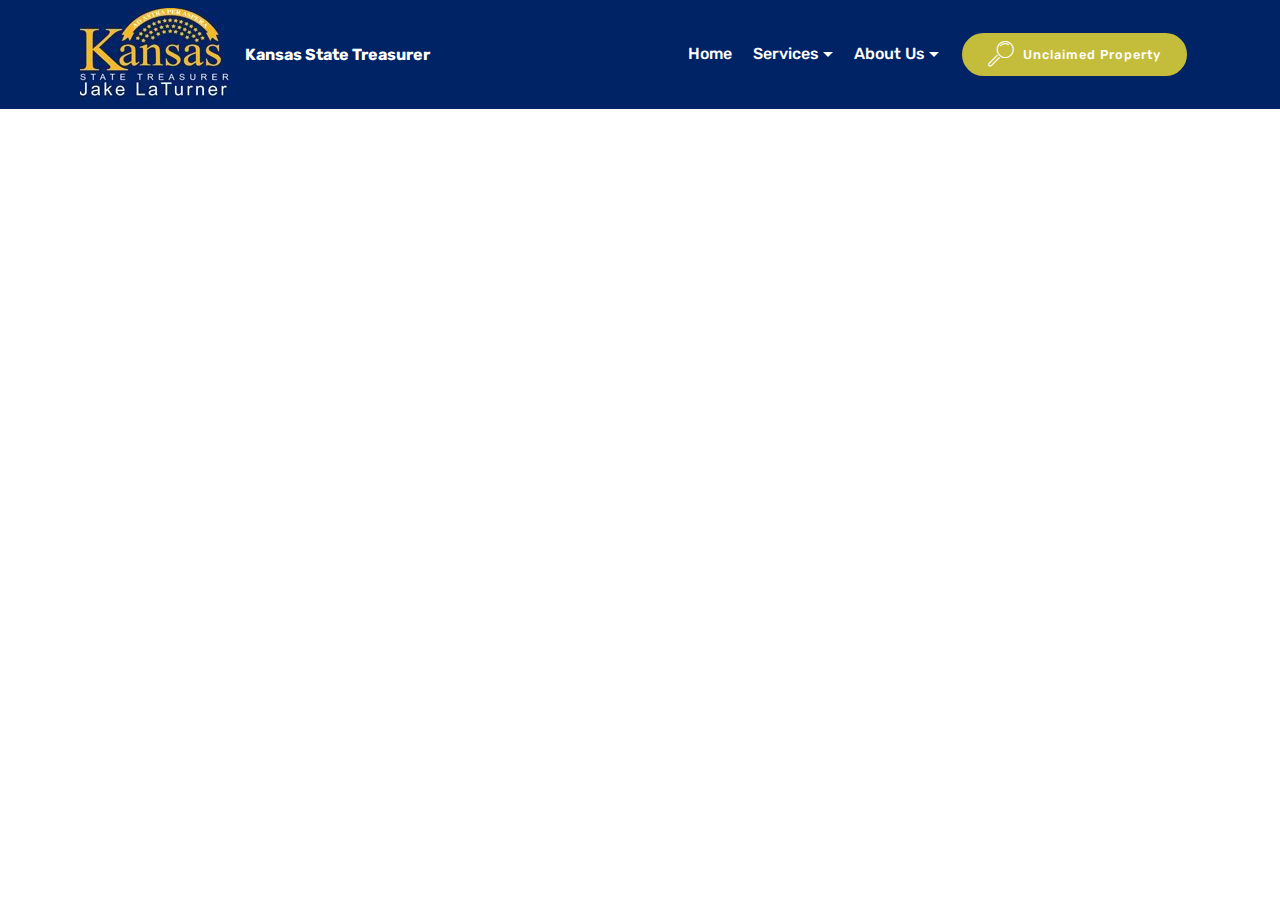
<file: office_history.html>
<!DOCTYPE html>
<html >
<head>
  <!-- Site made with Mobirise Website Builder v4.5.2, https://mobirise.com -->
  <meta charset="UTF-8">
  <meta http-equiv="X-UA-Compatible" content="IE=edge">
  <meta name="generator" content="Mobirise v4.5.2, mobirise.com">
  <meta name="viewport" content="width=device-width, initial-scale=1, minimum-scale=1">
  <link rel="shortcut icon" href="assets/images/laturnerlogowhite-3-153x93.jpg" type="image/x-icon">
  <meta name="description" content="Website Builder Description">
  <title>Office History</title>
  <link rel="stylesheet" href="assets/web/assets/mobirise-icons/mobirise-icons.css">
  <link rel="stylesheet" href="assets/tether/tether.min.css">
  <link rel="stylesheet" href="assets/bootstrap/css/bootstrap.min.css">
  <link rel="stylesheet" href="assets/bootstrap/css/bootstrap-grid.min.css">
  <link rel="stylesheet" href="assets/bootstrap/css/bootstrap-reboot.min.css">
  <link rel="stylesheet" href="assets/dropdown/css/style.css">
  <link rel="stylesheet" href="assets/animatecss/animate.min.css">
  <link rel="stylesheet" href="assets/theme/css/style.css">
  <link rel="stylesheet" href="assets/mobirise/css/mbr-additional.css" type="text/css">
  
  
  
</head>
<body>
<section class="menu cid-qCHUdL86bZ" once="menu" id="menu1-1p" data-rv-view="800">

    

    <nav class="navbar navbar-expand beta-menu navbar-dropdown align-items-center navbar-fixed-top navbar-toggleable-sm">
        <button class="navbar-toggler navbar-toggler-right" type="button" data-toggle="collapse" data-target="#navbarSupportedContent" aria-controls="navbarSupportedContent" aria-expanded="false" aria-label="Toggle navigation">
            <div class="hamburger">
                <span></span>
                <span></span>
                <span></span>
                <span></span>
            </div>
        </button>
        <div class="menu-logo">
            <div class="navbar-brand">
                <span class="navbar-logo">
                    <a href="https://kansasstatetreasurer.com">
                         <img src="assets/images/laturnerlogowhite-3-153x93.jpg" alt="Kansas State Treasurer Logo" title="Kansas State Treasurer Logo" media-simple="true" style="height: 5.8rem;">
                    </a>
                </span>
                <span class="navbar-caption-wrap"><a class="navbar-caption text-white display-4" href="index.html">Kansas State Treasurer</a></span>
            </div>
        </div>
        <div class="collapse navbar-collapse" id="navbarSupportedContent">
            <ul class="navbar-nav nav-dropdown" data-app-modern-menu="true"><li class="nav-item"><a class="nav-link link text-white display-4" href="index.html" aria-expanded="false">Home
                        </a></li><li class="nav-item dropdown"><a class="nav-link link text-white dropdown-toggle display-4" href="services.html" aria-expanded="false" data-toggle="dropdown-submenu">Services
                        </a><div class="dropdown-menu"><a class="text-white dropdown-item display-4" href="learn_quest.html" aria-expanded="false">Education Savings</a><a class="text-white dropdown-item display-4" href="able_savings.html" aria-expanded="false">ABLE Savings</a><div class="dropdown"><a class="text-white dropdown-item dropdown-toggle display-4" href="up_mai.html" aria-expanded="false" data-toggle="dropdown-submenu">Unclaimed Property</a><div class="dropdown-menu dropdown-submenu"><a class="text-white dropdown-item display-4" href="up_search.php" aria-expanded="false">Search for Your Name</a><a class="text-white dropdown-item display-4" href="up_mai.html" aria-expanded="false">What is Unclaimed Property</a><a class="text-white dropdown-item display-4" href="just_for_holders.html" aria-expanded="false">Report Property to Us</a><a class="text-white dropdown-item display-4" href="just_for_holders.html" aria-expanded="false">Report Property to Us</a></div></div><a class="text-white dropdown-item display-4" href="fin_ed.html" aria-expanded="false">Financial Education</a><a class="text-white dropdown-item display-4" href="bonds.html" aria-expanded="false">Municipal Bonds</a><div class="dropdown"><a class="text-white dropdown-item dropdown-toggle display-4" href="fin_serv.html" aria-expanded="false" data-toggle="dropdown-submenu">Financial Services</a><div class="dropdown-menu dropdown-submenu"><a class="text-white dropdown-item display-4" href="check_search.php" aria-expanded="false">State Payment Status</a><a class="text-white dropdown-item display-4" href="dist_search.php" aria-expanded="false">Distribution Amounts</a><a class="text-white dropdown-item display-4" href="fin_serv.html" aria-expanded="false">Cashier Receipt Amounts</a><a class="text-white dropdown-item display-4" href="fin_serv.html" aria-expanded="false">Remittance Forms</a></div></div></div></li><li class="nav-item dropdown open">
                    <a class="nav-link link text-white dropdown-toggle display-4" href="about_us.html" data-toggle="dropdown-submenu" aria-expanded="true">About Us
                        </a><div class="dropdown-menu"><a class="text-white dropdown-item display-4" href="meet_jake.html">Meet Jake</a><a class="text-white dropdown-item display-4" href="news.html">News</a><a class="text-white dropdown-item display-4" href="contact_us.html">Contact Us</a><a class="text-white dropdown-item display-4" href="office_history.html">Office History</a></div>
                </li></ul>
            <div class="navbar-buttons mbr-section-btn"><a class="btn btn-sm btn-danger display-7" href="up_search.php"><span class="mbri-search mbr-iconfont mbr-iconfont-btn"></span>Unclaimed Property</a></div>
        </div>
    </nav>
</section>


  <section class="engine"><a href="https://mobirise.co/h">how to make your own website for free</a></section><script src="assets/web/assets/jquery/jquery.min.js"></script>
  <script src="assets/popper/popper.min.js"></script>
  <script src="assets/tether/tether.min.js"></script>
  <script src="assets/bootstrap/js/bootstrap.min.js"></script>
  <script src="assets/dropdown/js/script.min.js"></script>
  <script src="assets/touchswipe/jquery.touch-swipe.min.js"></script>
  <script src="assets/viewportchecker/jquery.viewportchecker.js"></script>
  <script src="assets/smoothscroll/smooth-scroll.js"></script>
  <script src="assets/theme/js/script.js"></script>
  
  
  <input name="animation" type="hidden">
  </body>
</html>
</file>
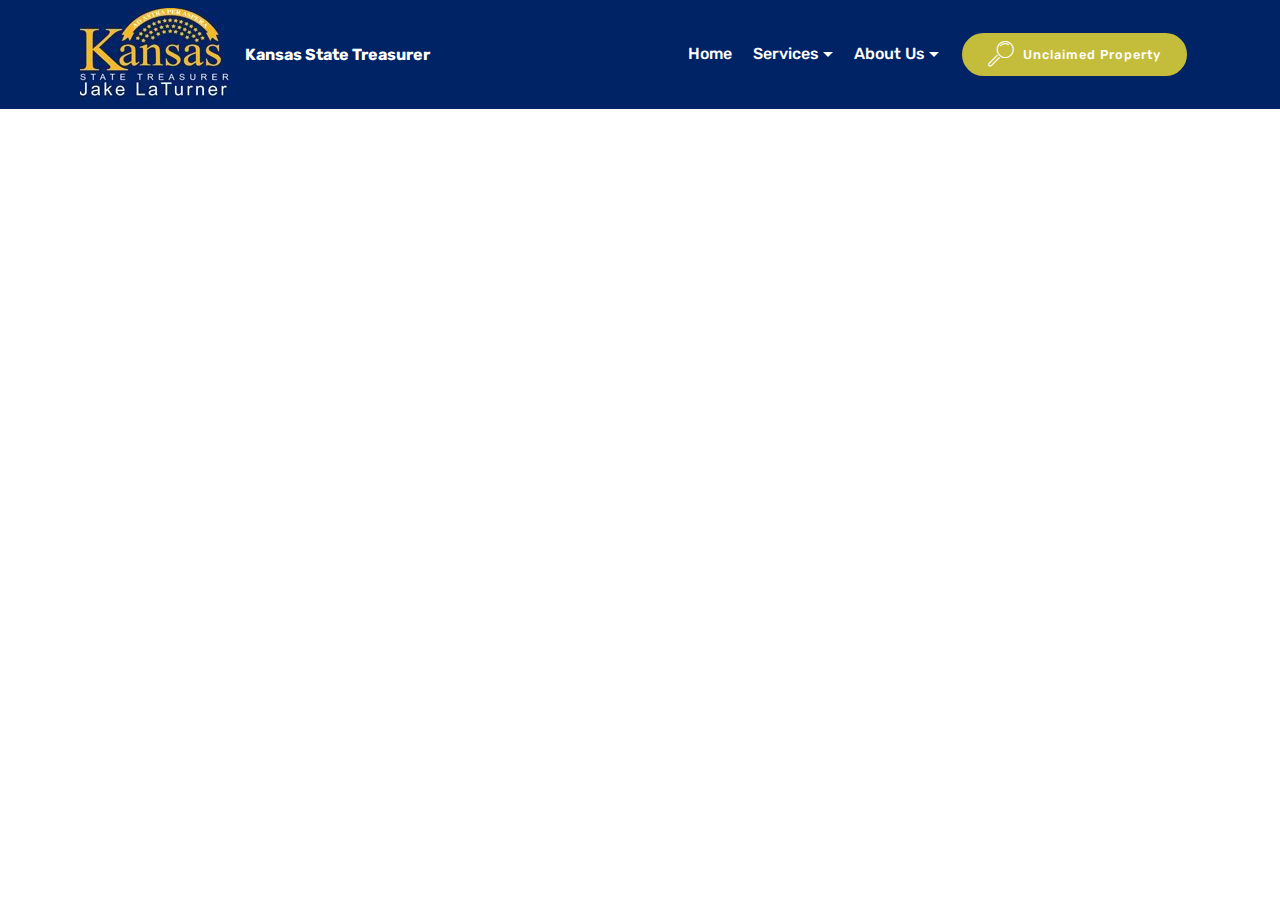
<file: up_mai.html>
<!DOCTYPE html>
<html >
<head>
  <!-- Site made with Mobirise Website Builder v4.5.2, https://mobirise.com -->
  <meta charset="UTF-8">
  <meta http-equiv="X-UA-Compatible" content="IE=edge">
  <meta name="generator" content="Mobirise v4.5.2, mobirise.com">
  <meta name="viewport" content="width=device-width, initial-scale=1, minimum-scale=1">
  <link rel="shortcut icon" href="assets/images/laturnerlogowhite-3-153x93.jpg" type="image/x-icon">
  <meta name="description" content="Web Maker Description">
  <title>Unclaimed Property</title>
  <link rel="stylesheet" href="assets/web/assets/mobirise-icons/mobirise-icons.css">
  <link rel="stylesheet" href="assets/tether/tether.min.css">
  <link rel="stylesheet" href="assets/bootstrap/css/bootstrap.min.css">
  <link rel="stylesheet" href="assets/bootstrap/css/bootstrap-grid.min.css">
  <link rel="stylesheet" href="assets/bootstrap/css/bootstrap-reboot.min.css">
  <link rel="stylesheet" href="assets/dropdown/css/style.css">
  <link rel="stylesheet" href="assets/animatecss/animate.min.css">
  <link rel="stylesheet" href="assets/theme/css/style.css">
  <link rel="stylesheet" href="assets/mobirise/css/mbr-additional.css" type="text/css">
  
  
  
</head>
<body>
<section class="menu cid-qCHUdL86bZ" once="menu" id="menu1-1k" data-rv-view="848">

    

    <nav class="navbar navbar-expand beta-menu navbar-dropdown align-items-center navbar-fixed-top navbar-toggleable-sm">
        <button class="navbar-toggler navbar-toggler-right" type="button" data-toggle="collapse" data-target="#navbarSupportedContent" aria-controls="navbarSupportedContent" aria-expanded="false" aria-label="Toggle navigation">
            <div class="hamburger">
                <span></span>
                <span></span>
                <span></span>
                <span></span>
            </div>
        </button>
        <div class="menu-logo">
            <div class="navbar-brand">
                <span class="navbar-logo">
                    <a href="https://kansasstatetreasurer.com">
                         <img src="assets/images/laturnerlogowhite-3-153x93.jpg" alt="Kansas State Treasurer Logo" title="Kansas State Treasurer Logo" media-simple="true" style="height: 5.8rem;">
                    </a>
                </span>
                <span class="navbar-caption-wrap"><a class="navbar-caption text-white display-4" href="index.html">Kansas State Treasurer</a></span>
            </div>
        </div>
        <div class="collapse navbar-collapse" id="navbarSupportedContent">
            <ul class="navbar-nav nav-dropdown" data-app-modern-menu="true"><li class="nav-item"><a class="nav-link link text-white display-4" href="index.html" aria-expanded="false">Home
                        </a></li><li class="nav-item dropdown"><a class="nav-link link text-white dropdown-toggle display-4" href="services.html" aria-expanded="false" data-toggle="dropdown-submenu">Services
                        </a><div class="dropdown-menu"><a class="text-white dropdown-item display-4" href="learn_quest.html" aria-expanded="false">Education Savings</a><a class="text-white dropdown-item display-4" href="able_savings.html" aria-expanded="false">ABLE Savings</a><div class="dropdown"><a class="text-white dropdown-item dropdown-toggle display-4" href="up_mai.html" aria-expanded="false" data-toggle="dropdown-submenu">Unclaimed Property</a><div class="dropdown-menu dropdown-submenu"><a class="text-white dropdown-item display-4" href="up_search.php" aria-expanded="false">Search for Your Name</a><a class="text-white dropdown-item display-4" href="up_mai.html" aria-expanded="false">What is Unclaimed Property</a><a class="text-white dropdown-item display-4" href="just_for_holders.html" aria-expanded="false">Report Property to Us</a><a class="text-white dropdown-item display-4" href="just_for_holders.html" aria-expanded="false">Report Property to Us</a></div></div><a class="text-white dropdown-item display-4" href="fin_ed.html" aria-expanded="false">Financial Education</a><a class="text-white dropdown-item display-4" href="bonds.html" aria-expanded="false">Municipal Bonds</a><div class="dropdown"><a class="text-white dropdown-item dropdown-toggle display-4" href="fin_serv.html" aria-expanded="false" data-toggle="dropdown-submenu">Financial Services</a><div class="dropdown-menu dropdown-submenu"><a class="text-white dropdown-item display-4" href="check_search.php" aria-expanded="false">State Payment Status</a><a class="text-white dropdown-item display-4" href="dist_search.php" aria-expanded="false">Distribution Amounts</a><a class="text-white dropdown-item display-4" href="fin_serv.html" aria-expanded="false">Cashier Receipt Amounts</a><a class="text-white dropdown-item display-4" href="fin_serv.html" aria-expanded="false">Remittance Forms</a></div></div></div></li><li class="nav-item dropdown open">
                    <a class="nav-link link text-white dropdown-toggle display-4" href="about_us.html" data-toggle="dropdown-submenu" aria-expanded="true">About Us
                        </a><div class="dropdown-menu"><a class="text-white dropdown-item display-4" href="meet_jake.html">Meet Jake</a><a class="text-white dropdown-item display-4" href="news.html">News</a><a class="text-white dropdown-item display-4" href="contact_us.html">Contact Us</a><a class="text-white dropdown-item display-4" href="office_history.html">Office History</a></div>
                </li></ul>
            <div class="navbar-buttons mbr-section-btn"><a class="btn btn-sm btn-danger display-7" href="up_search.php"><span class="mbri-search mbr-iconfont mbr-iconfont-btn"></span>Unclaimed Property</a></div>
        </div>
    </nav>
</section>


  <section class="engine"><a href="https://mobirise.co/g">how to create a website for free</a></section><script src="assets/web/assets/jquery/jquery.min.js"></script>
  <script src="assets/popper/popper.min.js"></script>
  <script src="assets/tether/tether.min.js"></script>
  <script src="assets/bootstrap/js/bootstrap.min.js"></script>
  <script src="assets/dropdown/js/script.min.js"></script>
  <script src="assets/touchswipe/jquery.touch-swipe.min.js"></script>
  <script src="assets/viewportchecker/jquery.viewportchecker.js"></script>
  <script src="assets/smoothscroll/smooth-scroll.js"></script>
  <script src="assets/theme/js/script.js"></script>
  
  
  <input name="animation" type="hidden">
  </body>
</html>
</file>
<file: assets/web/assets/mobirise-icons/mobirise-icons.css>
@font-face {
  font-family: 'MobiriseIcons';
  src:  url('mobirise-icons.eot?spat4u');
  src:  url('mobirise-icons.eot?spat4u#iefix') format('embedded-opentype'),
    url('mobirise-icons.ttf?spat4u') format('truetype'),
    url('mobirise-icons.woff?spat4u') format('woff'),
    url('mobirise-icons.svg?spat4u#MobiriseIcons') format('svg');
  font-weight: normal;
  font-style: normal;
}

[class^="mbri-"], [class*=" mbri-"] {
  /* use !important to prevent issues with browser extensions that change fonts */
  font-family: MobiriseIcons !important;
  speak: none;
  font-style: normal;
  font-weight: normal;
  font-variant: normal;
  text-transform: none;
  line-height: 1;

  /* Better Font Rendering =========== */
  -webkit-font-smoothing: antialiased;
  -moz-osx-font-smoothing: grayscale;
}

.mbri-add-submenu:before {
  content: "\e900";
}
.mbri-alert:before {
  content: "\e901";
}
.mbri-align-center:before {
  content: "\e902";
}
.mbri-align-justify:before {
  content: "\e903";
}
.mbri-align-left:before {
  content: "\e904";
}
.mbri-align-right:before {
  content: "\e905";
}
.mbri-android:before {
  content: "\e906";
}
.mbri-apple:before {
  content: "\e907";
}
.mbri-arrow-down:before {
  content: "\e908";
}
.mbri-arrow-next:before {
  content: "\e909";
}
.mbri-arrow-prev:before {
  content: "\e90a";
}
.mbri-arrow-up:before {
  content: "\e90b";
}
.mbri-bold:before {
  content: "\e90c";
}
.mbri-bookmark:before {
  content: "\e90d";
}
.mbri-bootstrap:before {
  content: "\e90e";
}
.mbri-briefcase:before {
  content: "\e90f";
}
.mbri-browse:before {
  content: "\e910";
}
.mbri-bulleted-list:before {
  content: "\e911";
}
.mbri-calendar:before {
  content: "\e912";
}
.mbri-camera:before {
  content: "\e913";
}
.mbri-cart-add:before {
  content: "\e914";
}
.mbri-cart-full:before {
  content: "\e915";
}
.mbri-cash:before {
  content: "\e916";
}
.mbri-change-style:before {
  content: "\e917";
}
.mbri-chat:before {
  content: "\e918";
}
.mbri-clock:before {
  content: "\e919";
}
.mbri-close:before {
  content: "\e91a";
}
.mbri-cloud:before {
  content: "\e91b";
}
.mbri-code:before {
  content: "\e91c";
}
.mbri-contact-form:before {
  content: "\e91d";
}
.mbri-credit-card:before {
  content: "\e91e";
}
.mbri-cursor-click:before {
  content: "\e91f";
}
.mbri-cust-feedback:before {
  content: "\e920";
}
.mbri-database:before {
  content: "\e921";
}
.mbri-delivery:before {
  content: "\e922";
}
.mbri-desktop:before {
  content: "\e923";
}
.mbri-devices:before {
  content: "\e924";
}
.mbri-down:before {
  content: "\e925";
}
.mbri-download:before {
  content: "\e989";
}
.mbri-drag-n-drop:before {
  content: "\e927";
}
.mbri-drag-n-drop2:before {
  content: "\e928";
}
.mbri-edit:before {
  content: "\e929";
}
.mbri-edit2:before {
  content: "\e92a";
}
.mbri-error:before {
  content: "\e92b";
}
.mbri-extension:before {
  content: "\e92c";
}
.mbri-features:before {
  content: "\e92d";
}
.mbri-file:before {
  content: "\e92e";
}
.mbri-flag:before {
  content: "\e92f";
}
.mbri-folder:before {
  content: "\e930";
}
.mbri-gift:before {
  content: "\e931";
}
.mbri-github:before {
  content: "\e932";
}
.mbri-globe:before {
  content: "\e933";
}
.mbri-globe-2:before {
  content: "\e934";
}
.mbri-growing-chart:before {
  content: "\e935";
}
.mbri-hearth:before {
  content: "\e936";
}
.mbri-help:before {
  content: "\e937";
}
.mbri-home:before {
  content: "\e938";
}
.mbri-hot-cup:before {
  content: "\e939";
}
.mbri-idea:before {
  content: "\e93a";
}
.mbri-image-gallery:before {
  content: "\e93b";
}
.mbri-image-slider:before {
  content: "\e93c";
}
.mbri-info:before {
  content: "\e93d";
}
.mbri-italic:before {
  content: "\e93e";
}
.mbri-key:before {
  content: "\e93f";
}
.mbri-laptop:before {
  content: "\e940";
}
.mbri-layers:before {
  content: "\e941";
}
.mbri-left-right:before {
  content: "\e942";
}
.mbri-left:before {
  content: "\e943";
}
.mbri-letter:before {
  content: "\e944";
}
.mbri-like:before {
  content: "\e945";
}
.mbri-link:before {
  content: "\e946";
}
.mbri-lock:before {
  content: "\e947";
}
.mbri-login:before {
  content: "\e948";
}
.mbri-logout:before {
  content: "\e949";
}
.mbri-magic-stick:before {
  content: "\e94a";
}
.mbri-map-pin:before {
  content: "\e94b";
}
.mbri-menu:before {
  content: "\e94c";
}
.mbri-mobile:before {
  content: "\e94d";
}
.mbri-mobile2:before {
  content: "\e94e";
}
.mbri-mobirise:before {
  content: "\e94f";
}
.mbri-more-horizontal:before {
  content: "\e950";
}
.mbri-more-vertical:before {
  content: "\e951";
}
.mbri-music:before {
  content: "\e952";
}
.mbri-new-file:before {
  content: "\e953";
}
.mbri-numbered-list:before {
  content: "\e954";
}
.mbri-opened-folder:before {
  content: "\e955";
}
.mbri-pages:before {
  content: "\e956";
}
.mbri-paper-plane:before {
  content: "\e957";
}
.mbri-paperclip:before {
  content: "\e958";
}
.mbri-photo:before {
  content: "\e959";
}
.mbri-photos:before {
  content: "\e95a";
}
.mbri-pin:before {
  content: "\e95b";
}
.mbri-play:before {
  content: "\e95c";
}
.mbri-plus:before {
  content: "\e95d";
}
.mbri-preview:before {
  content: "\e95e";
}
.mbri-print:before {
  content: "\e95f";
}
.mbri-protect:before {
  content: "\e960";
}
.mbri-question:before {
  content: "\e961";
}
.mbri-quote-left:before {
  content: "\e962";
}
.mbri-quote-right:before {
  content: "\e963";
}
.mbri-refresh:before {
  content: "\e964";
}
.mbri-responsive:before {
  content: "\e965";
}
.mbri-right:before {
  content: "\e966";
}
.mbri-rocket:before {
  content: "\e967";
}
.mbri-sad-face:before {
  content: "\e968";
}
.mbri-sale:before {
  content: "\e969";
}
.mbri-save:before {
  content: "\e96a";
}
.mbri-search:before {
  content: "\e96b";
}
.mbri-setting:before {
  content: "\e96c";
}
.mbri-setting2:before {
  content: "\e96d";
}
.mbri-setting3:before {
  content: "\e96e";
}
.mbri-share:before {
  content: "\e96f";
}
.mbri-shopping-bag:before {
  content: "\e970";
}
.mbri-shopping-basket:before {
  content: "\e971";
}
.mbri-shopping-cart:before {
  content: "\e972";
}
.mbri-sites:before {
  content: "\e973";
}
.mbri-smile-face:before {
  content: "\e974";
}
.mbri-speed:before {
  content: "\e975";
}
.mbri-star:before {
  content: "\e976";
}
.mbri-success:before {
  content: "\e977";
}
.mbri-sun:before {
  content: "\e978";
}
.mbri-sun2:before {
  content: "\e979";
}
.mbri-tablet:before {
  content: "\e97a";
}
.mbri-tablet-vertical:before {
  content: "\e97b";
}
.mbri-target:before {
  content: "\e97c";
}
.mbri-timer:before {
  content: "\e97d";
}
.mbri-to-ftp:before {
  content: "\e97e";
}
.mbri-to-local-drive:before {
  content: "\e97f";
}
.mbri-touch-swipe:before {
  content: "\e980";
}
.mbri-touch:before {
  content: "\e981";
}
.mbri-trash:before {
  content: "\e982";
}
.mbri-underline:before {
  content: "\e983";
}
.mbri-unlink:before {
  content: "\e984";
}
.mbri-unlock:before {
  content: "\e985";
}
.mbri-up-down:before {
  content: "\e986";
}
.mbri-up:before {
  content: "\e987";
}
.mbri-update:before {
  content: "\e988";
}
.mbri-upload:before {
 content: "\e926"; 
}
.mbri-user:before {
  content: "\e98a";
}
.mbri-user2:before {
  content: "\e98b";
}
.mbri-users:before {
  content: "\e98c";
}
.mbri-video:before {
  content: "\e98d";
}
.mbri-video-play:before {
  content: "\e98e";
}
.mbri-watch:before {
  content: "\e98f";
}
.mbri-website-theme:before {
  content: "\e990";
}
.mbri-wifi:before {
  content: "\e991";
}
.mbri-windows:before {
  content: "\e992";
}
.mbri-zoom-out:before {
  content: "\e993";
}
.mbri-redo:before {
  content: "\e994";
}
.mbri-undo:before {
  content: "\e995";
}
</file>
<file: assets/socicon/css/styles.css>
@charset "UTF-8";

@font-face {
  font-family: "socicon";
  src:url("../fonts/socicon.eot");
  src:url("../fonts/socicon.eot?#iefix") format("embedded-opentype"),
    url("../fonts/socicon.woff") format("woff"),
    url("../fonts/socicon.ttf") format("truetype"),
    url("../fonts/socicon.svg#socicon") format("svg");
  font-weight: normal;
  font-style: normal;

}

[data-icon]:before {
  font-family: "socicon" !important;
  content: attr(data-icon);
  font-style: normal !important;
  font-weight: normal !important;
  font-variant: normal !important;
  text-transform: none !important;
  speak: none;
  line-height: 1;
  -webkit-font-smoothing: antialiased;
  -moz-osx-font-smoothing: grayscale;
}

[class^="socicon-"]:before,
[class*=" socicon-"]:before {
  font-family: "socicon" !important;
  font-style: normal !important;
  font-weight: normal !important;
  font-variant: normal !important;
  text-transform: none !important;
  speak: none;
  line-height: 1;
  -webkit-font-smoothing: antialiased;
  -moz-osx-font-smoothing: grayscale;
}

.socicon-modelmayhem:before {
  content: "\e000";
}
.socicon-mixcloud:before {
  content: "\e001";
}
.socicon-drupal:before {
  content: "\e002";
}
.socicon-swarm:before {
  content: "\e003";
}
.socicon-istock:before {
  content: "\e004";
}
.socicon-yammer:before {
  content: "\e005";
}
.socicon-ello:before {
  content: "\e006";
}
.socicon-stackoverflow:before {
  content: "\e007";
}
.socicon-persona:before {
  content: "\e008";
}
.socicon-triplej:before {
  content: "\e009";
}
.socicon-houzz:before {
  content: "\e00a";
}
.socicon-rss:before {
  content: "\e00b";
}
.socicon-paypal:before {
  content: "\e00c";
}
.socicon-odnoklassniki:before {
  content: "\e00d";
}
.socicon-airbnb:before {
  content: "\e00e";
}
.socicon-periscope:before {
  content: "\e00f";
}
.socicon-outlook:before {
  content: "\e010";
}
.socicon-coderwall:before {
  content: "\e011";
}
.socicon-tripadvisor:before {
  content: "\e012";
}
.socicon-appnet:before {
  content: "\e013";
}
.socicon-goodreads:before {
  content: "\e014";
}
.socicon-tripit:before {
  content: "\e015";
}
.socicon-lanyrd:before {
  content: "\e016";
}
.socicon-slideshare:before {
  content: "\e017";
}
.socicon-buffer:before {
  content: "\e018";
}
.socicon-disqus:before {
  content: "\e019";
}
.socicon-vkontakte:before {
  content: "\e01a";
}
.socicon-whatsapp:before {
  content: "\e01b";
}
.socicon-patreon:before {
  content: "\e01c";
}
.socicon-storehouse:before {
  content: "\e01d";
}
.socicon-pocket:before {
  content: "\e01e";
}
.socicon-mail:before {
  content: "\e01f";
}
.socicon-blogger:before {
  content: "\e020";
}
.socicon-technorati:before {
  content: "\e021";
}
.socicon-reddit:before {
  content: "\e022";
}
.socicon-dribbble:before {
  content: "\e023";
}
.socicon-stumbleupon:before {
  content: "\e024";
}
.socicon-digg:before {
  content: "\e025";
}
.socicon-envato:before {
  content: "\e026";
}
.socicon-behance:before {
  content: "\e027";
}
.socicon-delicious:before {
  content: "\e028";
}
.socicon-deviantart:before {
  content: "\e029";
}
.socicon-forrst:before {
  content: "\e02a";
}
.socicon-play:before {
  content: "\e02b";
}
.socicon-zerply:before {
  content: "\e02c";
}
.socicon-wikipedia:before {
  content: "\e02d";
}
.socicon-apple:before {
  content: "\e02e";
}
.socicon-flattr:before {
  content: "\e02f";
}
.socicon-github:before {
  content: "\e030";
}
.socicon-renren:before {
  content: "\e031";
}
.socicon-friendfeed:before {
  content: "\e032";
}
.socicon-newsvine:before {
  content: "\e033";
}
.socicon-identica:before {
  content: "\e034";
}
.socicon-bebo:before {
  content: "\e035";
}
.socicon-zynga:before {
  content: "\e036";
}
.socicon-steam:before {
  content: "\e037";
}
.socicon-xbox:before {
  content: "\e038";
}
.socicon-windows:before {
  content: "\e039";
}
.socicon-qq:before {
  content: "\e03a";
}
.socicon-douban:before {
  content: "\e03b";
}
.socicon-meetup:before {
  content: "\e03c";
}
.socicon-playstation:before {
  content: "\e03d";
}
.socicon-android:before {
  content: "\e03e";
}
.socicon-snapchat:before {
  content: "\e03f";
}
.socicon-twitter:before {
  content: "\e040";
}
.socicon-facebook:before {
  content: "\e041";
}
.socicon-googleplus:before {
  content: "\e042";
}
.socicon-pinterest:before {
  content: "\e043";
}
.socicon-foursquare:before {
  content: "\e044";
}
.socicon-yahoo:before {
  content: "\e045";
}
.socicon-skype:before {
  content: "\e046";
}
.socicon-yelp:before {
  content: "\e047";
}
.socicon-feedburner:before {
  content: "\e048";
}
.socicon-linkedin:before {
  content: "\e049";
}
.socicon-viadeo:before {
  content: "\e04a";
}
.socicon-xing:before {
  content: "\e04b";
}
.socicon-myspace:before {
  content: "\e04c";
}
.socicon-soundcloud:before {
  content: "\e04d";
}
.socicon-spotify:before {
  content: "\e04e";
}
.socicon-grooveshark:before {
  content: "\e04f";
}
.socicon-lastfm:before {
  content: "\e050";
}
.socicon-youtube:before {
  content: "\e051";
}
.socicon-vimeo:before {
  content: "\e052";
}
.socicon-dailymotion:before {
  content: "\e053";
}
.socicon-vine:before {
  content: "\e054";
}
.socicon-flickr:before {
  content: "\e055";
}
.socicon-500px:before {
  content: "\e056";
}
.socicon-wordpress:before {
  content: "\e058";
}
.socicon-tumblr:before {
  content: "\e059";
}
.socicon-twitch:before {
  content: "\e05a";
}
.socicon-8tracks:before {
  content: "\e05b";
}
.socicon-amazon:before {
  content: "\e05c";
}
.socicon-icq:before {
  content: "\e05d";
}
.socicon-smugmug:before {
  content: "\e05e";
}
.socicon-ravelry:before {
  content: "\e05f";
}
.socicon-weibo:before {
  content: "\e060";
}
.socicon-baidu:before {
  content: "\e061";
}
.socicon-angellist:before {
  content: "\e062";
}
.socicon-ebay:before {
  content: "\e063";
}
.socicon-imdb:before {
  content: "\e064";
}
.socicon-stayfriends:before {
  content: "\e065";
}
.socicon-residentadvisor:before {
  content: "\e066";
}
.socicon-google:before {
  content: "\e067";
}
.socicon-yandex:before {
  content: "\e068";
}
.socicon-sharethis:before {
  content: "\e069";
}
.socicon-bandcamp:before {
  content: "\e06a";
}
.socicon-itunes:before {
  content: "\e06b";
}
.socicon-deezer:before {
  content: "\e06c";
}
.socicon-telegram:before {
  content: "\e06e";
}
.socicon-openid:before {
  content: "\e06f";
}
.socicon-amplement:before {
  content: "\e070";
}
.socicon-viber:before {
  content: "\e071";
}
.socicon-zomato:before {
  content: "\e072";
}
.socicon-draugiem:before {
  content: "\e074";
}
.socicon-endomodo:before {
  content: "\e075";
}
.socicon-filmweb:before {
  content: "\e076";
}
.socicon-stackexchange:before {
  content: "\e077";
}
.socicon-wykop:before {
  content: "\e078";
}
.socicon-teamspeak:before {
  content: "\e079";
}
.socicon-teamviewer:before {
  content: "\e07a";
}
.socicon-ventrilo:before {
  content: "\e07b";
}
.socicon-younow:before {
  content: "\e07c";
}
.socicon-raidcall:before {
  content: "\e07d";
}
.socicon-mumble:before {
  content: "\e07e";
}
.socicon-medium:before {
  content: "\e06d";
}
.socicon-bebee:before {
  content: "\e07f";
}
.socicon-hitbox:before {
  content: "\e080";
}
.socicon-reverbnation:before {
  content: "\e081";
}
.socicon-formulr:before {
  content: "\e082";
}
.socicon-instagram:before {
  content: "\e057";
}
.socicon-battlenet:before {
  content: "\e083";
}
.socicon-chrome:before {
  content: "\e084";
}
.socicon-discord:before {
  content: "\e086";
}
.socicon-issuu:before {
  content: "\e087";
}
.socicon-macos:before {
  content: "\e088";
}
.socicon-firefox:before {
  content: "\e089";
}
.socicon-opera:before {
  content: "\e08d";
}
.socicon-keybase:before {
  content: "\e090";
}
.socicon-alliance:before {
  content: "\e091";
}
.socicon-livejournal:before {
  content: "\e092";
}
.socicon-googlephotos:before {
  content: "\e093";
}
.socicon-horde:before {
  content: "\e094";
}
.socicon-etsy:before {
  content: "\e095";
}
.socicon-zapier:before {
  content: "\e096";
}
.socicon-google-scholar:before {
  content: "\e097";
}
.socicon-researchgate:before {
  content: "\e098";
}
.socicon-wechat:before {
  content: "\e099";
}
.socicon-strava:before {
  content: "\e09a";
}
.socicon-line:before {
  content: "\e09b";
}
.socicon-lyft:before {
  content: "\e09c";
}
.socicon-uber:before {
  content: "\e09d";
}
.socicon-songkick:before {
  content: "\e09e";
}
.socicon-viewbug:before {
  content: "\e09f";
}
.socicon-googlegroups:before {
  content: "\e0a0";
}
.socicon-quora:before {
  content: "\e073";
}
.socicon-diablo:before {
  content: "\e085";
}
.socicon-blizzard:before {
  content: "\e0a1";
}
.socicon-hearthstone:before {
  content: "\e08b";
}
.socicon-heroes:before {
  content: "\e08a";
}
.socicon-overwatch:before {
  content: "\e08c";
}
.socicon-warcraft:before {
  content: "\e08e";
}
.socicon-starcraft:before {
  content: "\e08f";
}
.socicon-beam:before {
  content: "\e0a2";
}
.socicon-curse:before {
  content: "\e0a3";
}
.socicon-player:before {
  content: "\e0a4";
}
.socicon-streamjar:before {
  content: "\e0a5";
}
.socicon-nintendo:before {
  content: "\e0a6";
}
.socicon-hellocoton:before {
  content: "\e0a7";
}
</file>
<file: assets/dropdown/css/style.css>
.navbar-dropdown {
  left: 0;
  padding: 0;
  position: absolute;
  right: 0;
  top: 0;
  transition: all 0.45s ease;
  z-index: 1030;
  background: #282828; }
  .navbar-dropdown .navbar-logo {
    margin-right: 0.8rem;
    transition: margin 0.3s ease-in-out;
    vertical-align: middle; }
    .navbar-dropdown .navbar-logo img {
      height: 3.125rem;
      transition: all 0.3s ease-in-out; }
    .navbar-dropdown .navbar-logo.mbr-iconfont {
      font-size: 3.125rem;
      line-height: 3.125rem; }
  .navbar-dropdown .navbar-caption {
    font-weight: 700;
    white-space: normal;
    vertical-align: -4px;
    line-height: 3.125rem !important; }
    .navbar-dropdown .navbar-caption, .navbar-dropdown .navbar-caption:hover {
      color: inherit;
      text-decoration: none; }
  .navbar-dropdown .mbr-iconfont + .navbar-caption {
    vertical-align: -1px; }
  .navbar-dropdown.navbar-fixed-top {
    position: fixed; }
  .navbar-dropdown .navbar-brand span {
    vertical-align: -4px; }
  .navbar-dropdown.bg-color.transparent {
    background: none; }
  .navbar-dropdown.navbar-short .navbar-brand {
    padding: 0.625rem 0; }
    .navbar-dropdown.navbar-short .navbar-brand span {
      vertical-align: -1px; }
  .navbar-dropdown.navbar-short .navbar-caption {
    line-height: 2.375rem !important;
    vertical-align: -2px; }
  .navbar-dropdown.navbar-short .navbar-logo {
    margin-right: 0.5rem; }
    .navbar-dropdown.navbar-short .navbar-logo img {
      height: 2.375rem; }
    .navbar-dropdown.navbar-short .navbar-logo.mbr-iconfont {
      font-size: 2.375rem;
      line-height: 2.375rem; }
  .navbar-dropdown.navbar-short .mbr-table-cell {
    height: 3.625rem; }
  .navbar-dropdown .navbar-close {
    left: 0.6875rem;
    position: fixed;
    top: 0.75rem;
    z-index: 1000; }
  .navbar-dropdown .hamburger-icon {
    content: "";
    display: inline-block;
    vertical-align: middle;
    width: 16px;
    -webkit-box-shadow: 0 -6px 0 1px #282828,0 0 0 1px #282828,0 6px 0 1px #282828;
    -moz-box-shadow: 0 -6px 0 1px #282828,0 0 0 1px #282828,0 6px 0 1px #282828;
    box-shadow: 0 -6px 0 1px #282828,0 0 0 1px #282828,0 6px 0 1px #282828; }

.dropdown-menu .dropdown-toggle[data-toggle="dropdown-submenu"]::after {
  border-bottom: 0.35em solid transparent;
  border-left: 0.35em solid;
  border-right: 0;
  border-top: 0.35em solid transparent;
  margin-left: 0.3rem; }

.dropdown-menu .dropdown-item:focus {
  outline: 0; }

.nav-dropdown {
  font-size: 0.75rem;
  font-weight: 500;
  height: auto !important; }
  .nav-dropdown .nav-btn {
    padding-left: 1rem; }
  .nav-dropdown .link {
    margin: .667em 1.667em;
    font-weight: 500;
    padding: 0;
    transition: color .2s ease-in-out; }
    .nav-dropdown .link.dropdown-toggle {
      margin-right: 2.583em; }
      .nav-dropdown .link.dropdown-toggle::after {
        margin-left: .25rem;
        border-top: 0.35em solid;
        border-right: 0.35em solid transparent;
        border-left: 0.35em solid transparent;
        border-bottom: 0; }
      .nav-dropdown .link.dropdown-toggle[aria-expanded="true"] {
        margin: 0;
        padding: 0.667em 3.263em  0.667em 1.667em; }
  .nav-dropdown .link::after,
  .nav-dropdown .dropdown-item::after {
    color: inherit; }
  .nav-dropdown .btn {
    font-size: 0.75rem;
    font-weight: 700;
    letter-spacing: 0;
    margin-bottom: 0;
    padding-left: 1.25rem;
    padding-right: 1.25rem; }
  .nav-dropdown .dropdown-menu {
    border-radius: 0;
    border: 0;
    left: 0;
    margin: 0;
    padding-bottom: 1.25rem;
    padding-top: 1.25rem;
    position: relative; }
  .nav-dropdown .dropdown-submenu {
    margin-left: 0.125rem;
    top: 0; }
  .nav-dropdown .dropdown-item {
    font-weight: 500;
    line-height: 2;
    padding: 0.3846em 4.615em 0.3846em 1.5385em;
    position: relative;
    transition: color .2s ease-in-out, background-color .2s ease-in-out; }
    .nav-dropdown .dropdown-item::after {
      margin-top: -0.3077em;
      position: absolute;
      right: 1.1538em;
      top: 50%; }
    .nav-dropdown .dropdown-item:focus, .nav-dropdown .dropdown-item:hover {
      background: none; }

@media (max-width: 767px) {
  .nav-dropdown.navbar-toggleable-sm {
    bottom: 0;
    display: none;
    left: 0;
    overflow-x: hidden;
    position: fixed;
    top: 0;
    transform: translateX(-100%);
    -ms-transform: translateX(-100%);
    -webkit-transform: translateX(-100%);
    width: 18.75rem;
    z-index: 999; } }
.nav-dropdown.navbar-toggleable-xl {
  bottom: 0;
  display: none;
  left: 0;
  overflow-x: hidden;
  position: fixed;
  top: 0;
  transform: translateX(-100%);
  -ms-transform: translateX(-100%);
  -webkit-transform: translateX(-100%);
  width: 18.75rem;
  z-index: 999; }

.nav-dropdown-sm {
  display: block !important;
  overflow-x: hidden;
  overflow: auto;
  padding-top: 3.875rem; }
  .nav-dropdown-sm::after {
    content: "";
    display: block;
    height: 3rem;
    width: 100%; }
  .nav-dropdown-sm.collapse.in ~ .navbar-close {
    display: block !important; }
  .nav-dropdown-sm.collapsing, .nav-dropdown-sm.collapse.in {
    transform: translateX(0);
    -ms-transform: translateX(0);
    -webkit-transform: translateX(0);
    transition: all 0.25s ease-out;
    -webkit-transition: all 0.25s ease-out;
    background: #282828; }
  .nav-dropdown-sm.collapsing[aria-expanded="false"] {
    transform: translateX(-100%);
    -ms-transform: translateX(-100%);
    -webkit-transform: translateX(-100%); }
  .nav-dropdown-sm .nav-item {
    display: block;
    margin-left: 0 !important;
    padding-left: 0; }
  .nav-dropdown-sm .link,
  .nav-dropdown-sm .dropdown-item {
    border-top: 1px dotted rgba(255, 255, 255, 0.1);
    font-size: 0.8125rem;
    line-height: 1.6;
    margin: 0 !important;
    padding: 0.875rem 2.4rem 0.875rem 1.5625rem !important;
    position: relative;
    white-space: normal; }
    .nav-dropdown-sm .link:focus, .nav-dropdown-sm .link:hover,
    .nav-dropdown-sm .dropdown-item:focus,
    .nav-dropdown-sm .dropdown-item:hover {
      background: rgba(0, 0, 0, 0.2) !important;
      color: #c0a375; }
  .nav-dropdown-sm .nav-btn {
    position: relative;
    padding: 1.5625rem 1.5625rem 0 1.5625rem; }
    .nav-dropdown-sm .nav-btn::before {
      border-top: 1px dotted rgba(255, 255, 255, 0.1);
      content: "";
      left: 0;
      position: absolute;
      top: 0;
      width: 100%; }
    .nav-dropdown-sm .nav-btn + .nav-btn {
      padding-top: 0.625rem; }
      .nav-dropdown-sm .nav-btn + .nav-btn::before {
        display: none; }
  .nav-dropdown-sm .btn {
    padding: 0.625rem 0; }
  .nav-dropdown-sm .dropdown-toggle[data-toggle="dropdown-submenu"]::after {
    margin-left: .25rem;
    border-top: 0.35em solid;
    border-right: 0.35em solid transparent;
    border-left: 0.35em solid transparent;
    border-bottom: 0; }
  .nav-dropdown-sm .dropdown-toggle[data-toggle="dropdown-submenu"][aria-expanded="true"]::after {
    border-top: 0;
    border-right: 0.35em solid transparent;
    border-left: 0.35em solid transparent;
    border-bottom: 0.35em solid; }
  .nav-dropdown-sm .dropdown-menu {
    margin: 0;
    padding: 0;
    position: relative;
    top: 0;
    left: 0;
    width: 100%;
    border: 0;
    float: none;
    border-radius: 0;
    background: none; }
  .nav-dropdown-sm .dropdown-submenu {
    left: 100%;
    margin-left: 0.125rem;
    margin-top: -1.25rem;
    top: 0; }

.navbar-toggleable-sm .nav-dropdown .dropdown-menu {
  position: absolute; }

.navbar-toggleable-sm .nav-dropdown .dropdown-submenu {
  left: 100%;
  margin-left: 0.125rem;
  margin-top: -1.25rem;
  top: 0; }

.navbar-toggleable-sm.opened .nav-dropdown .dropdown-menu {
  position: relative; }

.navbar-toggleable-sm.opened .nav-dropdown .dropdown-submenu {
  left: 0;
  margin-left: 00rem;
  margin-top: 0rem;
  top: 0; }

.is-builder .nav-dropdown.collapsing {
  transition: none !important; }

/*# sourceMappingURL=style.css.map */
</file>
<file: assets/theme/css/style.css>
/*!
 * Mobirise v4 theme (https://mobirise.com/)
 * Copyright 2017 Mobirise
 */
section {
  background-color: #eeeeee; }

section,
.container,
.container-fluid {
  position: relative;
  word-wrap: break-word; }

a.mbr-iconfont:hover {
  text-decoration: none; }

.article .lead p, .article .lead ul, .article .lead ol, .article .lead pre, .article .lead blockquote {
  margin-bottom: 0; }

a {
  font-style: normal;
  font-weight: 400;
  cursor: pointer; }
  a, a:hover {
    text-decoration: none; }

figure {
  margin-bottom: 0; }

body {
  color: #232323; }

h1, h2, h3, h4, h5, h6,
.h1, .h2, .h3, .h4, .h5, .h6,
.display-1, .display-2, .display-3, .display-4 {
  line-height: 1;
  word-break: break-word;
  word-wrap: break-word; }

b, strong {
  font-weight: bold; }

blockquote {
  padding: 10px 0 10px 20px;
  position: relative;
  border-left: 2px solid;
  border-color: #ff3366; }

input:-webkit-autofill, input:-webkit-autofill:hover, input:-webkit-autofill:focus, input:-webkit-autofill:active {
  transition-delay: 9999s;
  transition-property: background-color, color; }

textarea[type="hidden"] {
  display: none; }

body {
  position: relative; }

section {
  background-position: 50% 50%;
  background-repeat: no-repeat;
  background-size: cover; }
  section .mbr-background-video,
  section .mbr-background-video-preview {
    position: absolute;
    bottom: 0;
    left: 0;
    right: 0;
    top: 0; }

.hidden {
  visibility: hidden; }

.mbr-z-index20 {
  z-index: 20; }

/*! Base colors */
.mbr-white {
  color: #ffffff; }

.mbr-black {
  color: #000000; }

.mbr-bg-white {
  background-color: #ffffff; }

.mbr-bg-black {
  background-color: #000000; }

/*! Text-aligns */
.align-left {
  text-align: left; }

.align-center {
  text-align: center; }

.align-right {
  text-align: right; }

@media (max-width: 767px) {
  .align-left, .align-center, .align-right, .mbr-section-btn, .mbr-section-title {
    text-align: center; } }
/*! Font-weight  */
.mbr-light {
  font-weight: 300; }

.mbr-regular {
  font-weight: 400; }

.mbr-semibold {
  font-weight: 500; }

.mbr-bold {
  font-weight: 700; }

/*! Media  */
.media-size-item {
  -webkit-flex: 1 1 auto;
  -moz-flex: 1 1 auto;
  -ms-flex: 1 1 auto;
  -o-flex: 1 1 auto;
  flex: 1 1 auto; }

.media-content {
  -webkit-flex-basis: 100%;
  flex-basis: 100%; }

.media-container-row {
  display: -ms-flexbox;
  display: -webkit-flex;
  display: flex;
  -webkit-flex-direction: row;
  -ms-flex-direction: row;
  flex-direction: row;
  -webkit-flex-wrap: wrap;
  -ms-flex-wrap: wrap;
  flex-wrap: wrap;
  -webkit-justify-content: center;
  -ms-flex-pack: center;
  justify-content: center;
  -webkit-align-content: center;
  -ms-flex-line-pack: center;
  align-content: center;
  -webkit-align-items: start;
  -ms-flex-align: start;
  align-items: start; }
  .media-container-row .media-size-item {
    width: 400px; }

.media-container-column {
  display: -ms-flexbox;
  display: -webkit-flex;
  display: flex;
  -webkit-flex-direction: column;
  -ms-flex-direction: column;
  flex-direction: column;
  -webkit-flex-wrap: wrap;
  -ms-flex-wrap: wrap;
  flex-wrap: wrap;
  -webkit-justify-content: center;
  -ms-flex-pack: center;
  justify-content: center;
  -webkit-align-content: center;
  -ms-flex-line-pack: center;
  align-content: center;
  -webkit-align-items: stretch;
  -ms-flex-align: stretch;
  align-items: stretch; }
  .media-container-column > * {
    width: 100%; }

@media (min-width: 992px) {
  .media-container-row {
    -webkit-flex-wrap: nowrap;
    -ms-flex-wrap: nowrap;
    flex-wrap: nowrap; } }
figure {
  overflow: hidden; }

figure[mbr-media-size] {
  transition: width 0.1s; }

.mbr-figure img, .mbr-figure iframe {
  display: block;
  width: 100%; }

.card {
  background-color: transparent;
  border: none; }

.card-img {
  text-align: center;
  flex-shrink: 0; }

.media {
  max-width: 100%;
  margin: 0 auto; }

.mbr-figure {
  -ms-flex-item-align: center;
  -ms-grid-row-align: center;
  -webkit-align-self: center;
  align-self: center; }

.media-container > div {
  max-width: 100%; }

.mbr-figure img, .card-img img {
  width: 100%; }

@media (max-width: 991px) {
  .media-size-item {
    width: auto !important; }

  .media {
    width: auto; }

  .mbr-figure {
    width: 100% !important; } }
/*! Buttons */
.mbr-section-btn {
  margin-left: -.25rem;
  margin-right: -.25rem;
  font-size: 0; }

nav .mbr-section-btn {
  margin-left: 0rem;
  margin-right: 0rem; }

/*! Btn icon margin */
.btn .mbr-iconfont, .btn.btn-sm .mbr-iconfont {
  cursor: pointer;
  margin-right: 0.5rem; }

.btn.btn-md .mbr-iconfont, .btn.btn-md .mbr-iconfont {
  margin-right: 0.8rem; }

.mbr-regular {
  font-weight: 400; }

.mbr-semibold {
  font-weight: 500; }

.mbr-bold {
  font-weight: 700; }

[type="submit"] {
  -webkit-appearance: none; }

/*! Full-screen */
.mbr-fullscreen .mbr-overlay {
  min-height: 100vh; }

.mbr-fullscreen {
  display: flex;
  display: -webkit-flex;
  display: -moz-flex;
  display: -ms-flex;
  display: -o-flex;
  align-items: center;
  -webkit-align-items: center;
  min-height: 100vh;
  padding-top: 3rem;
  padding-bottom: 3rem; }

/*! Map */
.map {
  height: 25rem;
  position: relative; }
  .map iframe {
    width: 100%;
    height: 100%; }

/* Form */
.form-asterisk {
  font-family: initial;
  position: absolute;
  top: -2px;
  font-weight: normal; }

/*! Scroll to top arrow */
.mbr-arrow-up {
  bottom: 25px;
  right: 90px;
  position: fixed;
  text-align: right;
  z-index: 5000;
  color: #ffffff;
  font-size: 32px;
  transform: rotate(180deg);
  -webkit-transform: rotate(180deg); }

.mbr-arrow-up a {
  background: rgba(0, 0, 0, 0.2);
  border-radius: 3px;
  color: #fff;
  display: inline-block;
  height: 60px;
  width: 60px;
  outline-style: none !important;
  position: relative;
  text-decoration: none;
  transition: all .3s ease-in-out;
  cursor: pointer;
  text-align: center; }
  .mbr-arrow-up a:hover {
    background-color: rgba(0, 0, 0, 0.4); }
  .mbr-arrow-up a i {
    line-height: 60px; }

.mbr-arrow-up-icon {
  display: block;
  color: #fff; }

.mbr-arrow-up-icon::before {
  content: "\203a";
  display: inline-block;
  font-family: serif;
  font-size: 32px;
  line-height: 1;
  font-style: normal;
  position: relative;
  top: 6px;
  left: -4px;
  -webkit-transform: rotate(-90deg);
  transform: rotate(-90deg); }

/*! Arrow Down */
.mbr-arrow {
  position: absolute;
  bottom: 45px;
  left: 50%;
  width: 60px;
  height: 60px;
  cursor: pointer;
  background-color: rgba(80, 80, 80, 0.5);
  border-radius: 50%;
  -webkit-transform: translateX(-50%);
  transform: translateX(-50%); }
  .mbr-arrow > a {
    display: inline-block;
    text-decoration: none;
    outline-style: none;
    -webkit-animation: arrowdown 1.7s ease-in-out infinite;
    animation: arrowdown 1.7s ease-in-out infinite; }
    .mbr-arrow > a > i {
      position: absolute;
      top: -2px;
      left: 15px;
      font-size: 2rem; }

@keyframes arrowdown {
  0% {
    transform: translateY(0px);
    -webkit-transform: translateY(0px); }
  50% {
    transform: translateY(-5px);
    -webkit-transform: translateY(-5px); }
  100% {
    transform: translateY(0px);
    -webkit-transform: translateY(0px); } }
@-webkit-keyframes arrowdown {
  0% {
    transform: translateY(0px);
    -webkit-transform: translateY(0px); }
  50% {
    transform: translateY(-5px);
    -webkit-transform: translateY(-5px); }
  100% {
    transform: translateY(0px);
    -webkit-transform: translateY(0px); } }
@media (max-width: 500px) {
  .mbr-arrow-up {
    left: 50%;
    right: auto;
    transform: translateX(-50%) rotate(180deg);
    -webkit-transform: translateX(-50%) rotate(180deg); } }
/*Gradients animation*/
@keyframes gradient-animation {
  from {
    background-position: 0% 100%;
    animation-timing-function: ease-in-out; }
  to {
    background-position: 100% 0%;
    animation-timing-function: ease-in-out; } }
@-webkit-keyframes gradient-animation {
  from {
    background-position: 0% 100%;
    animation-timing-function: ease-in-out; }
  to {
    background-position: 100% 0%;
    animation-timing-function: ease-in-out; } }
.bg-gradient {
  background-size: 200% 200%;
  animation: gradient-animation 5s infinite alternate;
  -webkit-animation: gradient-animation 5s infinite alternate; }

.menu .navbar-brand {
  display: -webkit-flex; }
  .menu .navbar-brand span {
    display: flex;
    display: -webkit-flex; }
  .menu .navbar-brand .navbar-caption-wrap {
    display: -webkit-flex; }
  .menu .navbar-brand .navbar-logo img {
    display: -webkit-flex; }
@media (min-width: 768px) and (max-width: 991px) {
  .menu .navbar-toggleable-sm .navbar-nav {
    display: -webkit-box;
    display: -webkit-flex;
    display: -ms-flexbox; } }
@media (min-width: 992px) {
  .menu .navbar-nav.nav-dropdown {
    display: -webkit-flex; }
  .menu .navbar-toggleable-sm .navbar-collapse {
    display: -webkit-flex !important; } }

/*# sourceMappingURL=style.css.map */
.engine {
	position: absolute;
	text-indent: -2400px;
	text-align: center;
	padding: 0;
	top: 0;
	left: -2400px;
}
</file>
<file: assets/mobirise/css/mbr-additional.css>
@import url(https://fonts.googleapis.com/css?family=Rubik:300,300i,400,400i,500,500i,700,700i,900,900i);





body {
  font-style: normal;
  line-height: 1.5;
}
.mbr-section-title {
  font-style: normal;
  line-height: 1.2;
}
.mbr-section-subtitle {
  line-height: 1.3;
}
.mbr-text {
  font-style: normal;
  line-height: 1.6;
}
.display-1 {
  font-family: 'Rubik', sans-serif;
  font-size: 4.25rem;
}
.display-1 > .mbr-iconfont {
  font-size: 6.8rem;
}
.display-2 {
  font-family: 'Rubik', sans-serif;
  font-size: 2.5rem;
}
.display-2 > .mbr-iconfont {
  font-size: 4rem;
}
.display-4 {
  font-family: 'Rubik', sans-serif;
  font-size: 1rem;
}
.display-4 > .mbr-iconfont {
  font-size: 1.6rem;
}
.display-5 {
  font-family: 'Rubik', sans-serif;
  font-size: 1.2rem;
}
.display-5 > .mbr-iconfont {
  font-size: 1.92rem;
}
.display-7 {
  font-family: 'Rubik', sans-serif;
  font-size: 0.8rem;
}
.display-7 > .mbr-iconfont {
  font-size: 1.28rem;
}
/* ---- Fluid typography for mobile devices ---- */
/* 1.4 - font scale ratio ( bootstrap == 1.42857 ) */
/* 100vw - current viewport width */
/* (48 - 20)  48 == 48rem == 768px, 20 == 20rem == 320px(minimal supported viewport) */
/* 0.65 - min scale variable, may vary */
@media (max-width: 768px) {
  .display-1 {
    font-size: 3.4rem;
    font-size: calc( 2.1374999999999997rem + (4.25 - 2.1374999999999997) * ((100vw - 20rem) / (48 - 20)));
    line-height: calc( 1.4 * (2.1374999999999997rem + (4.25 - 2.1374999999999997) * ((100vw - 20rem) / (48 - 20))));
  }
  .display-2 {
    font-size: 2rem;
    font-size: calc( 1.525rem + (2.5 - 1.525) * ((100vw - 20rem) / (48 - 20)));
    line-height: calc( 1.4 * (1.525rem + (2.5 - 1.525) * ((100vw - 20rem) / (48 - 20))));
  }
  .display-4 {
    font-size: 0.8rem;
    font-size: calc( 1rem + (1 - 1) * ((100vw - 20rem) / (48 - 20)));
    line-height: calc( 1.4 * (1rem + (1 - 1) * ((100vw - 20rem) / (48 - 20))));
  }
  .display-5 {
    font-size: 0.96rem;
    font-size: calc( 1.07rem + (1.2 - 1.07) * ((100vw - 20rem) / (48 - 20)));
    line-height: calc( 1.4 * (1.07rem + (1.2 - 1.07) * ((100vw - 20rem) / (48 - 20))));
  }
}
/* Buttons */
.btn {
  font-weight: 500;
  border-width: 2px;
  font-style: normal;
  letter-spacing: 1px;
  margin: .4rem .8rem;
  white-space: normal;
  -webkit-transition: all 0.3s ease-in-out;
  -moz-transition: all 0.3s ease-in-out;
  transition: all 0.3s ease-in-out;
  padding: 1rem 3rem;
  border-radius: 3px;
  display: inline-flex;
  align-items: center;
  justify-content: center;
  word-break: break-word;
}
.btn-sm {
  font-weight: 500;
  letter-spacing: 1px;
  -webkit-transition: all 0.3s ease-in-out;
  -moz-transition: all 0.3s ease-in-out;
  transition: all 0.3s ease-in-out;
  padding: 0.6rem 1.5rem;
  border-radius: 3px;
}
.btn-md {
  font-weight: 500;
  letter-spacing: 1px;
  margin: .4rem .8rem !important;
  -webkit-transition: all 0.3s ease-in-out;
  -moz-transition: all 0.3s ease-in-out;
  transition: all 0.3s ease-in-out;
  padding: 1rem 3rem;
  border-radius: 3px;
}
.btn-lg {
  font-weight: 500;
  letter-spacing: 1px;
  margin: .4rem .8rem !important;
  -webkit-transition: all 0.3s ease-in-out;
  -moz-transition: all 0.3s ease-in-out;
  transition: all 0.3s ease-in-out;
  padding: 1.2rem 3.2rem;
  border-radius: 3px;
}
.bg-primary {
  background-color: #002366 !important;
}
.bg-success {
  background-color: #f7ed4a !important;
}
.bg-info {
  background-color: #82786e !important;
}
.bg-warning {
  background-color: #879a9f !important;
}
.bg-danger {
  background-color: #c4bc3b !important;
}
.btn-primary,
.btn-primary:active {
  background-color: #002366;
  border-color: #002366;
  color: #ffffff;
}
.btn-primary:hover,
.btn-primary:focus,
.btn-primary.focus,
.btn-primary.active {
  color: #ffffff;
  background-color: #00091a;
  border-color: #00091a;
}
.btn-primary.disabled,
.btn-primary:disabled {
  color: #ffffff !important;
  background-color: #00091a !important;
  border-color: #00091a !important;
}
.btn-secondary,
.btn-secondary:active {
  background-color: #ff3366;
  border-color: #ff3366;
  color: #ffffff;
}
.btn-secondary:hover,
.btn-secondary:focus,
.btn-secondary.focus,
.btn-secondary.active {
  color: #ffffff;
  background-color: #e50039;
  border-color: #e50039;
}
.btn-secondary.disabled,
.btn-secondary:disabled {
  color: #ffffff !important;
  background-color: #e50039 !important;
  border-color: #e50039 !important;
}
.btn-info,
.btn-info:active {
  background-color: #82786e;
  border-color: #82786e;
  color: #ffffff;
}
.btn-info:hover,
.btn-info:focus,
.btn-info.focus,
.btn-info.active {
  color: #ffffff;
  background-color: #59524b;
  border-color: #59524b;
}
.btn-info.disabled,
.btn-info:disabled {
  color: #ffffff !important;
  background-color: #59524b !important;
  border-color: #59524b !important;
}
.btn-success,
.btn-success:active {
  background-color: #f7ed4a;
  border-color: #f7ed4a;
  color: #ffffff;
}
.btn-success:hover,
.btn-success:focus,
.btn-success.focus,
.btn-success.active {
  color: #ffffff;
  background-color: #eadd0a;
  border-color: #eadd0a;
}
.btn-success.disabled,
.btn-success:disabled {
  color: #ffffff !important;
  background-color: #eadd0a !important;
  border-color: #eadd0a !important;
}
.btn-warning,
.btn-warning:active {
  background-color: #879a9f;
  border-color: #879a9f;
  color: #ffffff;
}
.btn-warning:hover,
.btn-warning:focus,
.btn-warning.focus,
.btn-warning.active {
  color: #ffffff;
  background-color: #617479;
  border-color: #617479;
}
.btn-warning.disabled,
.btn-warning:disabled {
  color: #ffffff !important;
  background-color: #617479 !important;
  border-color: #617479 !important;
}
.btn-danger,
.btn-danger:active {
  background-color: #c4bc3b;
  border-color: #c4bc3b;
  color: #ffffff;
}
.btn-danger:hover,
.btn-danger:focus,
.btn-danger.focus,
.btn-danger.active {
  color: #ffffff;
  background-color: #898429;
  border-color: #898429;
}
.btn-danger.disabled,
.btn-danger:disabled {
  color: #ffffff !important;
  background-color: #898429 !important;
  border-color: #898429 !important;
}
.btn-white {
  color: #333333 !important;
}
.btn-white,
.btn-white:active {
  background-color: #ffffff;
  border-color: #ffffff;
  color: #ffffff;
}
.btn-white:hover,
.btn-white:focus,
.btn-white.focus,
.btn-white.active {
  color: #ffffff;
  background-color: #d4d4d4;
  border-color: #d4d4d4;
}
.btn-white.disabled,
.btn-white:disabled {
  color: #ffffff !important;
  background-color: #d4d4d4 !important;
  border-color: #d4d4d4 !important;
}
.btn-black,
.btn-black:active {
  background-color: #333333;
  border-color: #333333;
  color: #ffffff;
}
.btn-black:hover,
.btn-black:focus,
.btn-black.focus,
.btn-black.active {
  color: #ffffff;
  background-color: #0d0d0d;
  border-color: #0d0d0d;
}
.btn-black.disabled,
.btn-black:disabled {
  color: #ffffff !important;
  background-color: #0d0d0d !important;
  border-color: #0d0d0d !important;
}
.btn-primary-outline,
.btn-primary-outline:active {
  background: none;
  border-color: #000000;
  color: #000000;
}
.btn-primary-outline:hover,
.btn-primary-outline:focus,
.btn-primary-outline.focus,
.btn-primary-outline.active {
  color: #ffffff;
  background-color: #002366;
  border-color: #002366;
}
.btn-primary-outline.disabled,
.btn-primary-outline:disabled {
  color: #ffffff !important;
  background-color: #002366 !important;
  border-color: #002366 !important;
}
.btn-secondary-outline,
.btn-secondary-outline:active {
  background: none;
  border-color: #cc0033;
  color: #cc0033;
}
.btn-secondary-outline:hover,
.btn-secondary-outline:focus,
.btn-secondary-outline.focus,
.btn-secondary-outline.active {
  color: #ffffff;
  background-color: #ff3366;
  border-color: #ff3366;
}
.btn-secondary-outline.disabled,
.btn-secondary-outline:disabled {
  color: #ffffff !important;
  background-color: #ff3366 !important;
  border-color: #ff3366 !important;
}
.btn-info-outline,
.btn-info-outline:active {
  background: none;
  border-color: #4b453f;
  color: #4b453f;
}
.btn-info-outline:hover,
.btn-info-outline:focus,
.btn-info-outline.focus,
.btn-info-outline.active {
  color: #ffffff;
  background-color: #82786e;
  border-color: #82786e;
}
.btn-info-outline.disabled,
.btn-info-outline:disabled {
  color: #ffffff !important;
  background-color: #82786e !important;
  border-color: #82786e !important;
}
.btn-success-outline,
.btn-success-outline:active {
  background: none;
  border-color: #d2c609;
  color: #d2c609;
}
.btn-success-outline:hover,
.btn-success-outline:focus,
.btn-success-outline.focus,
.btn-success-outline.active {
  color: #ffffff;
  background-color: #f7ed4a;
  border-color: #f7ed4a;
}
.btn-success-outline.disabled,
.btn-success-outline:disabled {
  color: #ffffff !important;
  background-color: #f7ed4a !important;
  border-color: #f7ed4a !important;
}
.btn-warning-outline,
.btn-warning-outline:active {
  background: none;
  border-color: #55666b;
  color: #55666b;
}
.btn-warning-outline:hover,
.btn-warning-outline:focus,
.btn-warning-outline.focus,
.btn-warning-outline.active {
  color: #ffffff;
  background-color: #879a9f;
  border-color: #879a9f;
}
.btn-warning-outline.disabled,
.btn-warning-outline:disabled {
  color: #ffffff !important;
  background-color: #879a9f !important;
  border-color: #879a9f !important;
}
.btn-danger-outline,
.btn-danger-outline:active {
  background: none;
  border-color: #767123;
  color: #767123;
}
.btn-danger-outline:hover,
.btn-danger-outline:focus,
.btn-danger-outline.focus,
.btn-danger-outline.active {
  color: #ffffff;
  background-color: #c4bc3b;
  border-color: #c4bc3b;
}
.btn-danger-outline.disabled,
.btn-danger-outline:disabled {
  color: #ffffff !important;
  background-color: #c4bc3b !important;
  border-color: #c4bc3b !important;
}
.btn-black-outline,
.btn-black-outline:active {
  background: none;
  border-color: #000000;
  color: #000000;
}
.btn-black-outline:hover,
.btn-black-outline:focus,
.btn-black-outline.focus,
.btn-black-outline.active {
  color: #ffffff;
  background-color: #333333;
  border-color: #333333;
}
.btn-black-outline.disabled,
.btn-black-outline:disabled {
  color: #ffffff !important;
  background-color: #333333 !important;
  border-color: #333333 !important;
}
.btn-white-outline,
.btn-white-outline:active,
.btn-white-outline.active {
  background: none;
  border-color: #ffffff;
  color: #ffffff;
}
.btn-white-outline:hover,
.btn-white-outline:focus,
.btn-white-outline.focus {
  color: #333333;
  background-color: #ffffff;
  border-color: #ffffff;
}
.text-primary {
  color: #002366 !important;
}
.text-secondary {
  color: #ff3366 !important;
}
.text-success {
  color: #f7ed4a !important;
}
.text-info {
  color: #82786e !important;
}
.text-warning {
  color: #879a9f !important;
}
.text-danger {
  color: #c4bc3b !important;
}
.text-white {
  color: #ffffff !important;
}
.text-black {
  color: #000000 !important;
}
a.text-primary:hover,
a.text-primary:focus {
  color: #000000 !important;
}
a.text-secondary:hover,
a.text-secondary:focus {
  color: #cc0033 !important;
}
a.text-success:hover,
a.text-success:focus {
  color: #d2c609 !important;
}
a.text-info:hover,
a.text-info:focus {
  color: #4b453f !important;
}
a.text-warning:hover,
a.text-warning:focus {
  color: #55666b !important;
}
a.text-danger:hover,
a.text-danger:focus {
  color: #767123 !important;
}
a.text-white:hover,
a.text-white:focus {
  color: #b3b3b3 !important;
}
a.text-black:hover,
a.text-black:focus {
  color: #4d4d4d !important;
}
.alert-success {
  background-color: #70c770;
}
.alert-info {
  background-color: #82786e;
}
.alert-warning {
  background-color: #879a9f;
}
.alert-danger {
  background-color: #c4bc3b;
}
.mbr-section-btn a.btn:not(.btn-form) {
  border-radius: 100px;
}
.mbr-section-btn a.btn:not(.btn-form):hover {
  box-shadow: 0 10px 40px 0 rgba(0, 0, 0, 0.2);
}
.mbr-gallery-filter li a {
  border-radius: 100px !important;
}
.mbr-gallery-filter li.active .btn {
  background-color: #002366;
  border-color: #002366;
  color: #ffffff;
}
.mbr-gallery-filter li.active .btn:focus {
  box-shadow: none;
}
.nav-tabs .nav-link {
  border-radius: 100px !important;
}
.btn-form {
  border-radius: 0;
}
.btn-form:hover {
  cursor: pointer;
}
a,
a:hover {
  color: #002366;
}
.mbr-plan-header.bg-primary .mbr-plan-subtitle,
.mbr-plan-header.bg-primary .mbr-plan-price-desc {
  color: #004fe6;
}
.mbr-plan-header.bg-success .mbr-plan-subtitle,
.mbr-plan-header.bg-success .mbr-plan-price-desc {
  color: #ffffff;
}
.mbr-plan-header.bg-info .mbr-plan-subtitle,
.mbr-plan-header.bg-info .mbr-plan-price-desc {
  color: #beb8b2;
}
.mbr-plan-header.bg-warning .mbr-plan-subtitle,
.mbr-plan-header.bg-warning .mbr-plan-price-desc {
  color: #ced6d8;
}
.mbr-plan-header.bg-danger .mbr-plan-subtitle,
.mbr-plan-header.bg-danger .mbr-plan-price-desc {
  color: #e2dd9d;
}
/* Scroll to top button*/
.scrollToTop_wraper {
  opacity: 0 !important;
}
#scrollToTop a i:before {
  content: '';
  position: absolute;
  height: 40%;
  top: 25%;
  background: #fff;
  width: 2px;
  left: calc(50% - 1px);
}
#scrollToTop a i:after {
  content: '';
  position: absolute;
  display: block;
  border-top: 2px solid #fff;
  border-right: 2px solid #fff;
  width: 40%;
  height: 40%;
  left: 30%;
  bottom: 30%;
  transform: rotate(135deg);
}
/* Others*/
.note-check a[data-value=Rubik] {
  font-style: normal;
}
.mbr-arrow a {
  color: #ffffff;
}
@media (max-width: 767px) {
  .mbr-arrow {
    display: none;
  }
}
.form-control-label {
  position: relative;
  cursor: pointer;
  margin-bottom: .357em;
  padding: 0;
}
.alert {
  color: #ffffff;
  border-radius: 0;
  border: 0;
  font-size: .875rem;
  line-height: 1.5;
  margin-bottom: 1.875rem;
  padding: 1.25rem;
  position: relative;
}
.alert.alert-form::after {
  background-color: inherit;
  bottom: -7px;
  content: "";
  display: block;
  height: 14px;
  left: 50%;
  margin-left: -7px;
  position: absolute;
  transform: rotate(45deg);
  width: 14px;
}
.form-control {
  background-color: #f5f5f5;
  box-shadow: none;
  color: #565656;
  font-family: 'Rubik', sans-serif;
  font-size: 0.8rem;
  line-height: 1.43;
  min-height: 3.5em;
  padding: 1.07em .5em;
}
.form-control > .mbr-iconfont {
  font-size: 1.28rem;
}
.form-control,
.form-control:focus {
  border: 1px solid #e8e8e8;
}
.form-active .form-control:invalid {
  border-color: red;
}
.mbr-overlay {
  background-color: #000;
  bottom: 0;
  left: 0;
  opacity: .5;
  position: absolute;
  right: 0;
  top: 0;
  z-index: 0;
}
blockquote {
  font-style: italic;
  padding: 10px 0 10px 20px;
  font-size: 1.09rem;
  position: relative;
  border-color: #002366;
  border-width: 3px;
}
ul,
ol,
pre,
blockquote {
  margin-bottom: 2.3125rem;
}
pre {
  background: #f4f4f4;
  padding: 10px 24px;
  white-space: pre-wrap;
}
.inactive {
  -webkit-user-select: none;
  -moz-user-select: none;
  -ms-user-select: none;
  user-select: none;
  pointer-events: none;
  -webkit-user-drag: none;
  user-drag: none;
}
.mbr-section__comments .row {
  justify-content: center;
}
/* Forms */
.mbr-form .btn {
  margin: .4rem 0;
}
.mbr-form .input-group-btn a.btn {
  border-radius: 100px !important;
}
.mbr-form .input-group-btn a.btn:hover {
  box-shadow: 0 10px 40px 0 rgba(0, 0, 0, 0.2);
}
.mbr-form .input-group-btn button[type="submit"] {
  border-radius: 100px !important;
  padding: 1rem 3rem;
}
.mbr-form .input-group-btn button[type="submit"]:hover {
  box-shadow: 0 10px 40px 0 rgba(0, 0, 0, 0.2);
}
.form2 .form-control {
  border-top-left-radius: 100px;
  border-bottom-left-radius: 100px;
}
.form2 .input-group-btn a.btn {
  border-top-left-radius: 0 !important;
  border-bottom-left-radius: 0 !important;
}
.form2 .input-group-btn button[type="submit"] {
  border-top-left-radius: 0 !important;
  border-bottom-left-radius: 0 !important;
}
.form3 input[type="email"] {
  border-radius: 100px !important;
}
@media (max-width: 349px) {
  .form2 input[type="email"] {
    border-radius: 100px !important;
  }
  .form2 .input-group-btn a.btn {
    border-radius: 100px !important;
  }
  .form2 .input-group-btn button[type="submit"] {
    border-radius: 100px !important;
  }
}
@media (max-width: 767px) {
  .btn {
    font-size: .75rem !important;
  }
  .btn .mbr-iconfont {
    font-size: 1rem !important;
  }
}
/* Social block */
.btn-social {
  font-size: 20px;
  border-radius: 50%;
  padding: 0;
  width: 44px;
  height: 44px;
  line-height: 44px;
  text-align: center;
  position: relative;
  border: 2px solid #c0a375;
  border-color: #002366;
  color: #232323;
  cursor: pointer;
}
.btn-social i {
  top: 0;
  line-height: 44px;
  width: 44px;
}
.btn-social:hover {
  color: #fff;
  background: #002366;
}
.btn-social + .btn {
  margin-left: .1rem;
}
/* Footer */
.mbr-footer-content li::before,
.mbr-footer .mbr-contacts li::before {
  background: #002366;
}
.mbr-footer-content li a:hover,
.mbr-footer .mbr-contacts li a:hover {
  color: #002366;
}
.footer3 input[type="email"],
.footer4 input[type="email"] {
  border-radius: 100px !important;
}
.footer3 .input-group-btn a.btn,
.footer4 .input-group-btn a.btn {
  border-radius: 100px !important;
}
.footer3 .input-group-btn button[type="submit"],
.footer4 .input-group-btn button[type="submit"] {
  border-radius: 100px !important;
}
/* Headers*/
.header13 .form-inline input[type="email"],
.header14 .form-inline input[type="email"] {
  border-radius: 100px;
}
.header13 .form-inline input[type="text"],
.header14 .form-inline input[type="text"] {
  border-radius: 100px;
}
.header13 .form-inline input[type="tel"],
.header14 .form-inline input[type="tel"] {
  border-radius: 100px;
}
.header13 .form-inline a.btn,
.header14 .form-inline a.btn {
  border-radius: 100px;
}
.header13 .form-inline button,
.header14 .form-inline button {
  border-radius: 100px !important;
}
.offset-1 {
  margin-left: 8.33333%;
}
.offset-2 {
  margin-left: 16.66667%;
}
.offset-3 {
  margin-left: 25%;
}
.offset-4 {
  margin-left: 33.33333%;
}
.offset-5 {
  margin-left: 41.66667%;
}
.offset-6 {
  margin-left: 50%;
}
.offset-7 {
  margin-left: 58.33333%;
}
.offset-8 {
  margin-left: 66.66667%;
}
.offset-9 {
  margin-left: 75%;
}
.offset-10 {
  margin-left: 83.33333%;
}
.offset-11 {
  margin-left: 91.66667%;
}
@media (min-width: 576px) {
  .offset-sm-0 {
    margin-left: 0%;
  }
  .offset-sm-1 {
    margin-left: 8.33333%;
  }
  .offset-sm-2 {
    margin-left: 16.66667%;
  }
  .offset-sm-3 {
    margin-left: 25%;
  }
  .offset-sm-4 {
    margin-left: 33.33333%;
  }
  .offset-sm-5 {
    margin-left: 41.66667%;
  }
  .offset-sm-6 {
    margin-left: 50%;
  }
  .offset-sm-7 {
    margin-left: 58.33333%;
  }
  .offset-sm-8 {
    margin-left: 66.66667%;
  }
  .offset-sm-9 {
    margin-left: 75%;
  }
  .offset-sm-10 {
    margin-left: 83.33333%;
  }
  .offset-sm-11 {
    margin-left: 91.66667%;
  }
}
@media (min-width: 768px) {
  .offset-md-0 {
    margin-left: 0%;
  }
  .offset-md-1 {
    margin-left: 8.33333%;
  }
  .offset-md-2 {
    margin-left: 16.66667%;
  }
  .offset-md-3 {
    margin-left: 25%;
  }
  .offset-md-4 {
    margin-left: 33.33333%;
  }
  .offset-md-5 {
    margin-left: 41.66667%;
  }
  .offset-md-6 {
    margin-left: 50%;
  }
  .offset-md-7 {
    margin-left: 58.33333%;
  }
  .offset-md-8 {
    margin-left: 66.66667%;
  }
  .offset-md-9 {
    margin-left: 75%;
  }
  .offset-md-10 {
    margin-left: 83.33333%;
  }
  .offset-md-11 {
    margin-left: 91.66667%;
  }
}
@media (min-width: 992px) {
  .offset-lg-0 {
    margin-left: 0%;
  }
  .offset-lg-1 {
    margin-left: 8.33333%;
  }
  .offset-lg-2 {
    margin-left: 16.66667%;
  }
  .offset-lg-3 {
    margin-left: 25%;
  }
  .offset-lg-4 {
    margin-left: 33.33333%;
  }
  .offset-lg-5 {
    margin-left: 41.66667%;
  }
  .offset-lg-6 {
    margin-left: 50%;
  }
  .offset-lg-7 {
    margin-left: 58.33333%;
  }
  .offset-lg-8 {
    margin-left: 66.66667%;
  }
  .offset-lg-9 {
    margin-left: 75%;
  }
  .offset-lg-10 {
    margin-left: 83.33333%;
  }
  .offset-lg-11 {
    margin-left: 91.66667%;
  }
}
@media (min-width: 1200px) {
  .offset-xl-0 {
    margin-left: 0%;
  }
  .offset-xl-1 {
    margin-left: 8.33333%;
  }
  .offset-xl-2 {
    margin-left: 16.66667%;
  }
  .offset-xl-3 {
    margin-left: 25%;
  }
  .offset-xl-4 {
    margin-left: 33.33333%;
  }
  .offset-xl-5 {
    margin-left: 41.66667%;
  }
  .offset-xl-6 {
    margin-left: 50%;
  }
  .offset-xl-7 {
    margin-left: 58.33333%;
  }
  .offset-xl-8 {
    margin-left: 66.66667%;
  }
  .offset-xl-9 {
    margin-left: 75%;
  }
  .offset-xl-10 {
    margin-left: 83.33333%;
  }
  .offset-xl-11 {
    margin-left: 91.66667%;
  }
}
.navbar-toggler {
  -webkit-align-self: flex-start;
  -ms-flex-item-align: start;
  align-self: flex-start;
  padding: 0.25rem 0.75rem;
  font-size: 1.25rem;
  line-height: 1;
  background: transparent;
  border: 1px solid transparent;
  -webkit-border-radius: 0.25rem;
  border-radius: 0.25rem;
}
.navbar-toggler:focus,
.navbar-toggler:hover {
  text-decoration: none;
}
.navbar-toggler-icon {
  display: inline-block;
  width: 1.5em;
  height: 1.5em;
  vertical-align: middle;
  content: "";
  background: no-repeat center center;
  -webkit-background-size: 100% 100%;
  -o-background-size: 100% 100%;
  background-size: 100% 100%;
}
.navbar-toggler-left {
  position: absolute;
  left: 1rem;
}
.navbar-toggler-right {
  position: absolute;
  right: 1rem;
}
@media (max-width: 575px) {
  .navbar-toggleable .navbar-nav .dropdown-menu {
    position: static;
    float: none;
  }
  .navbar-toggleable > .container {
    padding-right: 0;
    padding-left: 0;
  }
}
@media (min-width: 576px) {
  .navbar-toggleable {
    -webkit-box-orient: horizontal;
    -webkit-box-direction: normal;
    -webkit-flex-direction: row;
    -ms-flex-direction: row;
    flex-direction: row;
    -webkit-flex-wrap: nowrap;
    -ms-flex-wrap: nowrap;
    flex-wrap: nowrap;
    -webkit-box-align: center;
    -webkit-align-items: center;
    -ms-flex-align: center;
    align-items: center;
  }
  .navbar-toggleable .navbar-nav {
    -webkit-box-orient: horizontal;
    -webkit-box-direction: normal;
    -webkit-flex-direction: row;
    -ms-flex-direction: row;
    flex-direction: row;
  }
  .navbar-toggleable .navbar-nav .nav-link {
    padding-right: .5rem;
    padding-left: .5rem;
  }
  .navbar-toggleable > .container {
    display: -webkit-box;
    display: -webkit-flex;
    display: -ms-flexbox;
    display: flex;
    -webkit-flex-wrap: nowrap;
    -ms-flex-wrap: nowrap;
    flex-wrap: nowrap;
    -webkit-box-align: center;
    -webkit-align-items: center;
    -ms-flex-align: center;
    align-items: center;
  }
  .navbar-toggleable .navbar-collapse {
    display: -webkit-box !important;
    display: -webkit-flex !important;
    display: -ms-flexbox !important;
    display: flex !important;
    width: 100%;
  }
  .navbar-toggleable .navbar-toggler {
    display: none;
  }
}
@media (max-width: 767px) {
  .navbar-toggleable-sm .navbar-nav .dropdown-menu {
    position: static;
    float: none;
  }
  .navbar-toggleable-sm > .container {
    padding-right: 0;
    padding-left: 0;
  }
}
@media (min-width: 768px) {
  .navbar-toggleable-sm {
    -webkit-box-orient: horizontal;
    -webkit-box-direction: normal;
    -webkit-flex-direction: row;
    -ms-flex-direction: row;
    flex-direction: row;
    -webkit-flex-wrap: nowrap;
    -ms-flex-wrap: nowrap;
    flex-wrap: nowrap;
    -webkit-box-align: center;
    -webkit-align-items: center;
    -ms-flex-align: center;
    align-items: center;
  }
  .navbar-toggleable-sm .navbar-nav {
    -webkit-box-orient: horizontal;
    -webkit-box-direction: normal;
    -webkit-flex-direction: row;
    -ms-flex-direction: row;
    flex-direction: row;
  }
  .navbar-toggleable-sm .navbar-nav .nav-link {
    padding-right: .5rem;
    padding-left: .5rem;
  }
  .navbar-toggleable-sm > .container {
    display: -webkit-box;
    display: -webkit-flex;
    display: -ms-flexbox;
    display: flex;
    -webkit-flex-wrap: nowrap;
    -ms-flex-wrap: nowrap;
    flex-wrap: nowrap;
    -webkit-box-align: center;
    -webkit-align-items: center;
    -ms-flex-align: center;
    align-items: center;
  }
  .navbar-toggleable-sm .navbar-collapse {
    display: -webkit-box !important;
    display: -webkit-flex !important;
    display: -ms-flexbox !important;
    display: flex !important;
    width: 100%;
  }
  .navbar-toggleable-sm .navbar-toggler {
    display: none;
  }
}
@media (max-width: 991px) {
  .navbar-toggleable-md .navbar-nav .dropdown-menu {
    position: static;
    float: none;
  }
  .navbar-toggleable-md > .container {
    padding-right: 0;
    padding-left: 0;
  }
}
@media (min-width: 992px) {
  .navbar-toggleable-md {
    -webkit-box-orient: horizontal;
    -webkit-box-direction: normal;
    -webkit-flex-direction: row;
    -ms-flex-direction: row;
    flex-direction: row;
    -webkit-flex-wrap: nowrap;
    -ms-flex-wrap: nowrap;
    flex-wrap: nowrap;
    -webkit-box-align: center;
    -webkit-align-items: center;
    -ms-flex-align: center;
    align-items: center;
  }
  .navbar-toggleable-md .navbar-nav {
    -webkit-box-orient: horizontal;
    -webkit-box-direction: normal;
    -webkit-flex-direction: row;
    -ms-flex-direction: row;
    flex-direction: row;
  }
  .navbar-toggleable-md .navbar-nav .nav-link {
    padding-right: .5rem;
    padding-left: .5rem;
  }
  .navbar-toggleable-md > .container {
    display: -webkit-box;
    display: -webkit-flex;
    display: -ms-flexbox;
    display: flex;
    -webkit-flex-wrap: nowrap;
    -ms-flex-wrap: nowrap;
    flex-wrap: nowrap;
    -webkit-box-align: center;
    -webkit-align-items: center;
    -ms-flex-align: center;
    align-items: center;
  }
  .navbar-toggleable-md .navbar-collapse {
    display: -webkit-box !important;
    display: -webkit-flex !important;
    display: -ms-flexbox !important;
    display: flex !important;
    width: 100%;
  }
  .navbar-toggleable-md .navbar-toggler {
    display: none;
  }
}
@media (max-width: 1199px) {
  .navbar-toggleable-lg .navbar-nav .dropdown-menu {
    position: static;
    float: none;
  }
  .navbar-toggleable-lg > .container {
    padding-right: 0;
    padding-left: 0;
  }
}
@media (min-width: 1200px) {
  .navbar-toggleable-lg {
    -webkit-box-orient: horizontal;
    -webkit-box-direction: normal;
    -webkit-flex-direction: row;
    -ms-flex-direction: row;
    flex-direction: row;
    -webkit-flex-wrap: nowrap;
    -ms-flex-wrap: nowrap;
    flex-wrap: nowrap;
    -webkit-box-align: center;
    -webkit-align-items: center;
    -ms-flex-align: center;
    align-items: center;
  }
  .navbar-toggleable-lg .navbar-nav {
    -webkit-box-orient: horizontal;
    -webkit-box-direction: normal;
    -webkit-flex-direction: row;
    -ms-flex-direction: row;
    flex-direction: row;
  }
  .navbar-toggleable-lg .navbar-nav .nav-link {
    padding-right: .5rem;
    padding-left: .5rem;
  }
  .navbar-toggleable-lg > .container {
    display: -webkit-box;
    display: -webkit-flex;
    display: -ms-flexbox;
    display: flex;
    -webkit-flex-wrap: nowrap;
    -ms-flex-wrap: nowrap;
    flex-wrap: nowrap;
    -webkit-box-align: center;
    -webkit-align-items: center;
    -ms-flex-align: center;
    align-items: center;
  }
  .navbar-toggleable-lg .navbar-collapse {
    display: -webkit-box !important;
    display: -webkit-flex !important;
    display: -ms-flexbox !important;
    display: flex !important;
    width: 100%;
  }
  .navbar-toggleable-lg .navbar-toggler {
    display: none;
  }
}
.navbar-toggleable-xl {
  -webkit-box-orient: horizontal;
  -webkit-box-direction: normal;
  -webkit-flex-direction: row;
  -ms-flex-direction: row;
  flex-direction: row;
  -webkit-flex-wrap: nowrap;
  -ms-flex-wrap: nowrap;
  flex-wrap: nowrap;
  -webkit-box-align: center;
  -webkit-align-items: center;
  -ms-flex-align: center;
  align-items: center;
}
.navbar-toggleable-xl .navbar-nav .dropdown-menu {
  position: static;
  float: none;
}
.navbar-toggleable-xl > .container {
  padding-right: 0;
  padding-left: 0;
}
.navbar-toggleable-xl .navbar-nav {
  -webkit-box-orient: horizontal;
  -webkit-box-direction: normal;
  -webkit-flex-direction: row;
  -ms-flex-direction: row;
  flex-direction: row;
}
.navbar-toggleable-xl .navbar-nav .nav-link {
  padding-right: .5rem;
  padding-left: .5rem;
}
.navbar-toggleable-xl > .container {
  display: -webkit-box;
  display: -webkit-flex;
  display: -ms-flexbox;
  display: flex;
  -webkit-flex-wrap: nowrap;
  -ms-flex-wrap: nowrap;
  flex-wrap: nowrap;
  -webkit-box-align: center;
  -webkit-align-items: center;
  -ms-flex-align: center;
  align-items: center;
}
.navbar-toggleable-xl .navbar-collapse {
  display: -webkit-box !important;
  display: -webkit-flex !important;
  display: -ms-flexbox !important;
  display: flex !important;
  width: 100%;
}
.navbar-toggleable-xl .navbar-toggler {
  display: none;
}
.card-img {
  width: auto;
}
.menu .navbar.collapsed:not(.beta-menu) {
  flex-direction: column;
}
.carousel-item.active,
.carousel-item-next,
.carousel-item-prev {
  display: -webkit-box;
  display: -webkit-flex;
  display: -ms-flexbox;
  display: flex;
}
.note-air-layout .dropup .dropdown-menu,
.note-air-layout .navbar-fixed-bottom .dropdown .dropdown-menu {
  bottom: initial !important;
}
html,
body {
  height: auto;
  min-height: 100vh;
}
.cid-qCM96qGuc0 {
  padding-top: 60px;
  padding-bottom: 0px;
  background-image: url("../../../assets/images/wf-bg-for-headers-1157x41047.jpg");
}
@media (min-width: 992px) {
  .cid-qCM96qGuc0 .mbr-figure {
    padding-right: 4rem;
  }
}
@media (max-width: 991px) {
  .cid-qCM96qGuc0 .mbr-figure {
    padding-bottom: 3rem;
  }
}
@media (max-width: 767px) {
  .cid-qCM96qGuc0 .mbr-text {
    text-align: center;
  }
}
.cid-qCM96qGuc0 .mbr-text,
.cid-qCM96qGuc0 .mbr-section-btn {
  color: #ffffff;
}
.cid-qCM96qGuc0 H1 {
  text-align: center;
  color: #efefef;
}
.cid-qCLOGgcRFZ {
  padding-top: 0px;
  padding-bottom: 0px;
  background-color: #ffffff;
}
.cid-qCLOGgcRFZ .counter-container {
  color: #767676;
}
.cid-qCLOGgcRFZ .counter-container ul {
  margin-bottom: 0;
}
.cid-qCLOGgcRFZ .counter-container ul li {
  margin-bottom: 1rem;
}
.cid-qCLOGgcRFZ .mbr-text SPAN {
  color: #002366;
}
#custom-html-51 {
  /* Type valid CSS here */
}
#custom-html-51 .my-image {
  width: 100%;
}
.cid-qCv3BThy6a {
  padding-top: 30px;
  padding-bottom: 30px;
  background-image: url("../../../assets/images/boy-smiling-1397x79648.jpg");
}
.cid-qCv3BThy6a .icons-media-container {
  display: flex;
  justify-content: center;
  -webkit-justify-content: center;
  flex-direction: row;
  -webkit-flex-direction: row;
  flex-wrap: wrap;
  -webkit-flex-wrap: wrap;
  padding-top: 4rem;
}
.cid-qCv3BThy6a .icons-media-container .mbr-iconfont {
  font-size: 96px;
  color: #ffffff;
}
.cid-qCv3BThy6a .icons-media-container .icon-block {
  padding-bottom: 1rem;
}
.cid-qCv3BThy6a .mbr-text {
  color: #ffffff;
}
.cid-qCv3BThy6a .card {
  padding-bottom: 1.5rem;
}
.cid-qCv3BThy6a ._kst-icon-text {
  font-size: 1.8rem;
  color: #ffffff;
}
.cid-qCFQNo31SM {
  padding-top: 0px;
  padding-bottom: 0px;
  background-color: #ffffff;
}
.cid-qCFQNo31SM .testimonials-container {
  margin: 0 auto;
}
.cid-qCFQNo31SM .testimonials-container .testimonials-item {
  justify-content: center;
  margin-top: 3rem;
}
.cid-qCFQNo31SM .testimonials-container .testimonials-item .user {
  background: #ffffff;
}
.cid-qCFQNo31SM .testimonials-container .testimonials-item .user.row {
  margin: 0;
}
.cid-qCFQNo31SM .testimonials-container .testimonials-item .user .user_image {
  width: 150px;
  height: 150px;
  overflow: hidden;
  margin: 2rem auto 2rem auto;
}
.cid-qCFQNo31SM .testimonials-container .testimonials-item .user .user_image img {
  width: 100%;
  min-width: 100%;
  min-height: 100%;
}
.cid-qCFQNo31SM .testimonials-container .testimonials-item .user .testimonials-caption {
  padding: 2rem;
  padding: 2rem 2rem 2rem 0;
}
@media (max-width: 260px) {
  .cid-qCFQNo31SM .user_image {
    width: 100% !important;
    height: auto !important;
  }
}
@media (max-width: 767px) {
  .cid-qCFQNo31SM .testimonials-caption {
    padding: 0 2rem 2rem 2rem !important;
  }
}
.cid-qCFQNo31SM H2 {
  color: #002366;
}
.cid-qCFQNo31SM .user_text {
  color: #767676;
}
.cid-qCFQNo31SM .user_name {
  color: #002366;
}
.cid-qCHY86Vd8c .navbar {
  padding: .5rem 0;
  background: #002366;
  transition: none;
  min-height: 77px;
}
.cid-qCHY86Vd8c .navbar-dropdown.bg-color.transparent.opened {
  background: #002366;
}
.cid-qCHY86Vd8c a {
  font-style: normal;
}
.cid-qCHY86Vd8c .nav-item span {
  padding-right: 0.4em;
  line-height: 0.5em;
  vertical-align: text-bottom;
  position: relative;
  text-decoration: none;
}
.cid-qCHY86Vd8c .nav-item a {
  display: flex;
  align-items: center;
  justify-content: center;
  padding: 0.7rem 0 !important;
  margin: 0rem .65rem !important;
}
.cid-qCHY86Vd8c .nav-item:focus,
.cid-qCHY86Vd8c .nav-link:focus {
  outline: none;
}
.cid-qCHY86Vd8c .btn {
  padding: 0.4rem 1.5rem;
  display: inline-flex;
  align-items: center;
}
.cid-qCHY86Vd8c .btn .mbr-iconfont {
  font-size: 1.6rem;
}
.cid-qCHY86Vd8c .menu-logo {
  margin-right: auto;
}
.cid-qCHY86Vd8c .menu-logo .navbar-brand {
  display: flex;
  margin-left: 5rem;
  padding: 0;
  transition: padding .2s;
  min-height: 3.8rem;
  align-items: center;
}
.cid-qCHY86Vd8c .menu-logo .navbar-brand .navbar-caption-wrap {
  display: -webkit-flex;
  -webkit-align-items: center;
  align-items: center;
  word-break: break-word;
  min-width: 7rem;
  margin: .3rem 0;
}
.cid-qCHY86Vd8c .menu-logo .navbar-brand .navbar-caption-wrap .navbar-caption {
  line-height: 1.2rem !important;
  padding-right: 2rem;
}
.cid-qCHY86Vd8c .menu-logo .navbar-brand .navbar-logo {
  font-size: 4rem;
  transition: font-size 0.25s;
}
.cid-qCHY86Vd8c .menu-logo .navbar-brand .navbar-logo img {
  display: flex;
}
.cid-qCHY86Vd8c .menu-logo .navbar-brand .navbar-logo .mbr-iconfont {
  transition: font-size 0.25s;
}
.cid-qCHY86Vd8c .navbar-toggleable-sm .navbar-collapse {
  justify-content: flex-end;
  -webkit-justify-content: flex-end;
  padding-right: 5rem;
  width: auto;
}
.cid-qCHY86Vd8c .navbar-toggleable-sm .navbar-collapse .navbar-nav {
  flex-wrap: wrap;
  -webkit-flex-wrap: wrap;
  padding-left: 0;
}
.cid-qCHY86Vd8c .navbar-toggleable-sm .navbar-collapse .navbar-nav .nav-item {
  -webkit-align-self: center;
  align-self: center;
}
.cid-qCHY86Vd8c .navbar-toggleable-sm .navbar-collapse .navbar-buttons {
  padding-left: 0;
  padding-bottom: 0;
}
.cid-qCHY86Vd8c .dropdown .dropdown-menu {
  background: #002366;
  display: none;
  position: absolute;
  min-width: 5rem;
  padding-top: 1.4rem;
  padding-bottom: 1.4rem;
  text-align: left;
}
.cid-qCHY86Vd8c .dropdown .dropdown-menu .dropdown-item {
  width: auto;
  padding: 0.235em 1.5385em 0.235em 1.5385em !important;
}
.cid-qCHY86Vd8c .dropdown .dropdown-menu .dropdown-item::after {
  right: 0.5rem;
}
.cid-qCHY86Vd8c .dropdown .dropdown-menu .dropdown-submenu {
  margin: 0;
}
.cid-qCHY86Vd8c .dropdown.open > .dropdown-menu {
  display: block;
}
.cid-qCHY86Vd8c .navbar-toggleable-sm.opened:after {
  position: absolute;
  width: 100vw;
  height: 100vh;
  content: '';
  background-color: rgba(0, 0, 0, 0.1);
  left: 0;
  bottom: 0;
  transform: translateY(100%);
  -webkit-transform: translateY(100%);
  z-index: 1000;
}
.cid-qCHY86Vd8c .navbar.navbar-short {
  min-height: 60px;
  transition: all .2s;
}
.cid-qCHY86Vd8c .navbar.navbar-short .navbar-toggler-right {
  top: 20px;
}
.cid-qCHY86Vd8c .navbar.navbar-short .navbar-logo a {
  font-size: 2.5rem !important;
  line-height: 2.5rem;
  transition: font-size 0.25s;
}
.cid-qCHY86Vd8c .navbar.navbar-short .navbar-logo a .mbr-iconfont {
  font-size: 2.5rem !important;
}
.cid-qCHY86Vd8c .navbar.navbar-short .navbar-logo a img {
  height: 3rem !important;
}
.cid-qCHY86Vd8c .navbar.navbar-short .navbar-brand {
  min-height: 3rem;
}
.cid-qCHY86Vd8c button.navbar-toggler {
  width: 31px;
  height: 18px;
  cursor: pointer;
  transition: all .2s;
  top: 1.5rem;
  right: 1rem;
}
.cid-qCHY86Vd8c button.navbar-toggler:focus {
  outline: none;
}
.cid-qCHY86Vd8c button.navbar-toggler .hamburger span {
  position: absolute;
  right: 0;
  width: 30px;
  height: 2px;
  border-right: 5px;
  background-color: #ffffff;
}
.cid-qCHY86Vd8c button.navbar-toggler .hamburger span:nth-child(1) {
  top: 0;
  transition: all .2s;
}
.cid-qCHY86Vd8c button.navbar-toggler .hamburger span:nth-child(2) {
  top: 8px;
  transition: all .15s;
}
.cid-qCHY86Vd8c button.navbar-toggler .hamburger span:nth-child(3) {
  top: 8px;
  transition: all .15s;
}
.cid-qCHY86Vd8c button.navbar-toggler .hamburger span:nth-child(4) {
  top: 16px;
  transition: all .2s;
}
.cid-qCHY86Vd8c nav.opened .hamburger span:nth-child(1) {
  top: 8px;
  width: 0;
  opacity: 0;
  right: 50%;
  transition: all .2s;
}
.cid-qCHY86Vd8c nav.opened .hamburger span:nth-child(2) {
  -webkit-transform: rotate(45deg);
  transform: rotate(45deg);
  transition: all .25s;
}
.cid-qCHY86Vd8c nav.opened .hamburger span:nth-child(3) {
  -webkit-transform: rotate(-45deg);
  transform: rotate(-45deg);
  transition: all .25s;
}
.cid-qCHY86Vd8c nav.opened .hamburger span:nth-child(4) {
  top: 8px;
  width: 0;
  opacity: 0;
  right: 50%;
  transition: all .2s;
}
.cid-qCHY86Vd8c .collapsed.navbar-expand {
  flex-direction: column;
}
.cid-qCHY86Vd8c .collapsed .btn {
  display: flex;
}
.cid-qCHY86Vd8c .collapsed .navbar-collapse {
  display: none !important;
  padding-right: 0 !important;
}
.cid-qCHY86Vd8c .collapsed .navbar-collapse.collapsing,
.cid-qCHY86Vd8c .collapsed .navbar-collapse.show {
  display: block !important;
}
.cid-qCHY86Vd8c .collapsed .navbar-collapse.collapsing .navbar-nav,
.cid-qCHY86Vd8c .collapsed .navbar-collapse.show .navbar-nav {
  display: block;
  text-align: center;
}
.cid-qCHY86Vd8c .collapsed .navbar-collapse.collapsing .navbar-nav .nav-item,
.cid-qCHY86Vd8c .collapsed .navbar-collapse.show .navbar-nav .nav-item {
  clear: both;
}
.cid-qCHY86Vd8c .collapsed .navbar-collapse.collapsing .navbar-buttons,
.cid-qCHY86Vd8c .collapsed .navbar-collapse.show .navbar-buttons {
  text-align: center;
}
.cid-qCHY86Vd8c .collapsed .navbar-collapse.collapsing .navbar-buttons:last-child,
.cid-qCHY86Vd8c .collapsed .navbar-collapse.show .navbar-buttons:last-child {
  margin-bottom: 1rem;
}
.cid-qCHY86Vd8c .collapsed button.navbar-toggler {
  display: block;
}
.cid-qCHY86Vd8c .collapsed .navbar-brand {
  margin-left: 1rem !important;
}
.cid-qCHY86Vd8c .collapsed .navbar-toggleable-sm {
  flex-direction: column;
  -webkit-flex-direction: column;
}
.cid-qCHY86Vd8c .collapsed .dropdown .dropdown-menu {
  width: 100%;
  text-align: center;
  position: relative;
  opacity: 0;
  display: block;
  height: 0;
  visibility: hidden;
  padding: 0;
  transition-duration: .5s;
  transition-property: opacity,padding,height;
}
.cid-qCHY86Vd8c .collapsed .dropdown.open > .dropdown-menu {
  position: relative;
  opacity: 1;
  height: auto;
  padding: 1.4rem 0;
  visibility: visible;
}
.cid-qCHY86Vd8c .collapsed .dropdown .dropdown-submenu {
  left: 0;
  text-align: center;
  width: 100%;
}
.cid-qCHY86Vd8c .collapsed .dropdown .dropdown-toggle[data-toggle="dropdown-submenu"]::after {
  margin-top: 0;
  position: inherit;
  right: 0;
  top: 50%;
  display: inline-block;
  width: 0;
  height: 0;
  margin-left: .3em;
  vertical-align: middle;
  content: "";
  border-top: .30em solid;
  border-right: .30em solid transparent;
  border-left: .30em solid transparent;
}
@media (max-width: 991px) {
  .cid-qCHY86Vd8c .navbar-expand {
    flex-direction: column;
  }
  .cid-qCHY86Vd8c img {
    height: 3.8rem !important;
  }
  .cid-qCHY86Vd8c .btn {
    display: flex;
  }
  .cid-qCHY86Vd8c button.navbar-toggler {
    display: block;
  }
  .cid-qCHY86Vd8c .navbar-brand {
    margin-left: 1rem !important;
  }
  .cid-qCHY86Vd8c .navbar-toggleable-sm {
    flex-direction: column;
    -webkit-flex-direction: column;
  }
  .cid-qCHY86Vd8c .navbar-collapse {
    display: none !important;
    padding-right: 0 !important;
  }
  .cid-qCHY86Vd8c .navbar-collapse.collapsing,
  .cid-qCHY86Vd8c .navbar-collapse.show {
    display: block !important;
  }
  .cid-qCHY86Vd8c .navbar-collapse.collapsing .navbar-nav,
  .cid-qCHY86Vd8c .navbar-collapse.show .navbar-nav {
    display: block;
    text-align: center;
  }
  .cid-qCHY86Vd8c .navbar-collapse.collapsing .navbar-nav .nav-item,
  .cid-qCHY86Vd8c .navbar-collapse.show .navbar-nav .nav-item {
    clear: both;
  }
  .cid-qCHY86Vd8c .navbar-collapse.collapsing .navbar-buttons,
  .cid-qCHY86Vd8c .navbar-collapse.show .navbar-buttons {
    text-align: center;
  }
  .cid-qCHY86Vd8c .navbar-collapse.collapsing .navbar-buttons:last-child,
  .cid-qCHY86Vd8c .navbar-collapse.show .navbar-buttons:last-child {
    margin-bottom: 1rem;
  }
  .cid-qCHY86Vd8c .dropdown .dropdown-menu {
    width: 100%;
    text-align: center;
    position: relative;
    opacity: 0;
    display: block;
    height: 0;
    visibility: hidden;
    padding: 0;
    transition-duration: .5s;
    transition-property: opacity,padding,height;
  }
  .cid-qCHY86Vd8c .dropdown.open > .dropdown-menu {
    position: relative;
    opacity: 1;
    height: auto;
    padding: 1.4rem 0;
    visibility: visible;
  }
  .cid-qCHY86Vd8c .dropdown .dropdown-submenu {
    left: 0;
    text-align: center;
    width: 100%;
  }
  .cid-qCHY86Vd8c .dropdown .dropdown-toggle[data-toggle="dropdown-submenu"]::after {
    margin-top: 0;
    position: inherit;
    right: 0;
    top: 50%;
    display: inline-block;
    width: 0;
    height: 0;
    margin-left: .3em;
    vertical-align: middle;
    content: "";
    border-top: .30em solid;
    border-right: .30em solid transparent;
    border-left: .30em solid transparent;
  }
}
@media (min-width: 767px) {
  .cid-qCHY86Vd8c .menu-logo {
    flex-shrink: 0;
  }
}
.cid-qCHY86Vd8c .navbar-collapse {
  flex-basis: auto;
}
.cid-qDBWPsAAC2 {
  padding-top: 30px;
  padding-bottom: 15px;
  background-color: #002366;
}
@media (max-width: 767px) {
  .cid-qDBWPsAAC2 .content {
    text-align: center;
  }
  .cid-qDBWPsAAC2 .content > div:not(:last-child) {
    margin-bottom: 2rem;
  }
}
@media (max-width: 767px) {
  .cid-qDBWPsAAC2 .media-wrap {
    margin-bottom: 1rem;
  }
}
.cid-qDBWPsAAC2 .media-wrap .mbr-iconfont-logo {
  font-size: 7.5rem;
  color: #f36;
}
.cid-qDBWPsAAC2 .media-wrap img {
  height: 6rem;
}
@media (max-width: 767px) {
  .cid-qDBWPsAAC2 .footer-lower .copyright {
    margin-bottom: 1rem;
    text-align: center;
  }
}
.cid-qDBWPsAAC2 .footer-lower hr {
  margin: 1rem 0;
  border-color: #fff;
  opacity: .05;
}
.cid-qDBWPsAAC2 .footer-lower .social-list {
  padding-left: 0;
  margin-bottom: 0;
  list-style: none;
  display: flex;
  flex-wrap: wrap;
  justify-content: flex-end;
  -webkit-justify-content: flex-end;
}
.cid-qDBWPsAAC2 .footer-lower .social-list .mbr-iconfont-social {
  font-size: 1.3rem;
  color: #fff;
}
.cid-qDBWPsAAC2 .footer-lower .social-list .soc-item {
  margin: 0 .5rem;
}
.cid-qDBWPsAAC2 .footer-lower .social-list a {
  margin: 0;
  opacity: .5;
  -webkit-transition: .2s linear;
  transition: .2s linear;
}
.cid-qDBWPsAAC2 .footer-lower .social-list a:hover {
  opacity: 1;
}
@media (max-width: 767px) {
  .cid-qDBWPsAAC2 .footer-lower .social-list {
    justify-content: center;
    -webkit-justify-content: center;
  }
}
.cid-qDBWPsAAC2 .copyright > p {
  text-align: left;
}
#custom-html-1b {
  /* Type valid CSS here */
}
#custom-html-1b ._kst_mh {
  height: 0px;
  min-height: 150px;
}
#custom-html-1b ._kst_jake_swearing_in {
  background-image: url("../../../assets/images/jake-swearing-in-1382x75349.jpg");
  width: 100%;
  background-attachment: scroll;
  background-position: top;
  background-repeat: no-repeat;
  background-size: 100%;
  text-align: center;
}
#custom-html-1b ._kst_mt-6 {
  margin-top: 4rem;
}
@media (min-width: 576px) {
  #custom-html-1b ._kst_mh {
    min-height: 250px;
  }
}
@media (min-width: 768px) {
  #custom-html-1b ._kst_mt-md-5 {
    margin-top: 3rem;
  }
  #custom-html-1b ._kst_mh {
    min-height: 350px;
  }
}
@media (min-width: 992px) {
  #custom-html-1b ._kst_mh {
    min-height: 450px;
  }
}
@media (min-width: 1200px) {
  #custom-html-1b ._kst_mh {
    min-height: 600px;
  }
}
@media (min-width: 1400px) {
  #custom-html-1b ._kst_mh {
    min-height: 700px;
  }
}
#custom-html-1b .pic_caption:before {
  content: "";
  display: inline-block;
  width: 0px;
  height: 90%;
}
.cid-qCHTTT5ccI .navbar {
  padding: .5rem 0;
  background: #002366;
  transition: none;
  min-height: 77px;
}
.cid-qCHTTT5ccI .navbar-dropdown.bg-color.transparent.opened {
  background: #002366;
}
.cid-qCHTTT5ccI a {
  font-style: normal;
}
.cid-qCHTTT5ccI .nav-item span {
  padding-right: 0.4em;
  line-height: 0.5em;
  vertical-align: text-bottom;
  position: relative;
  text-decoration: none;
}
.cid-qCHTTT5ccI .nav-item a {
  display: flex;
  align-items: center;
  justify-content: center;
  padding: 0.7rem 0 !important;
  margin: 0rem .65rem !important;
}
.cid-qCHTTT5ccI .nav-item:focus,
.cid-qCHTTT5ccI .nav-link:focus {
  outline: none;
}
.cid-qCHTTT5ccI .btn {
  padding: 0.4rem 1.5rem;
  display: inline-flex;
  align-items: center;
}
.cid-qCHTTT5ccI .btn .mbr-iconfont {
  font-size: 1.6rem;
}
.cid-qCHTTT5ccI .menu-logo {
  margin-right: auto;
}
.cid-qCHTTT5ccI .menu-logo .navbar-brand {
  display: flex;
  margin-left: 5rem;
  padding: 0;
  transition: padding .2s;
  min-height: 3.8rem;
  align-items: center;
}
.cid-qCHTTT5ccI .menu-logo .navbar-brand .navbar-caption-wrap {
  display: -webkit-flex;
  -webkit-align-items: center;
  align-items: center;
  word-break: break-word;
  min-width: 7rem;
  margin: .3rem 0;
}
.cid-qCHTTT5ccI .menu-logo .navbar-brand .navbar-caption-wrap .navbar-caption {
  line-height: 1.2rem !important;
  padding-right: 2rem;
}
.cid-qCHTTT5ccI .menu-logo .navbar-brand .navbar-logo {
  font-size: 4rem;
  transition: font-size 0.25s;
}
.cid-qCHTTT5ccI .menu-logo .navbar-brand .navbar-logo img {
  display: flex;
}
.cid-qCHTTT5ccI .menu-logo .navbar-brand .navbar-logo .mbr-iconfont {
  transition: font-size 0.25s;
}
.cid-qCHTTT5ccI .navbar-toggleable-sm .navbar-collapse {
  justify-content: flex-end;
  -webkit-justify-content: flex-end;
  padding-right: 5rem;
  width: auto;
}
.cid-qCHTTT5ccI .navbar-toggleable-sm .navbar-collapse .navbar-nav {
  flex-wrap: wrap;
  -webkit-flex-wrap: wrap;
  padding-left: 0;
}
.cid-qCHTTT5ccI .navbar-toggleable-sm .navbar-collapse .navbar-nav .nav-item {
  -webkit-align-self: center;
  align-self: center;
}
.cid-qCHTTT5ccI .navbar-toggleable-sm .navbar-collapse .navbar-buttons {
  padding-left: 0;
  padding-bottom: 0;
}
.cid-qCHTTT5ccI .dropdown .dropdown-menu {
  background: #002366;
  display: none;
  position: absolute;
  min-width: 5rem;
  padding-top: 1.4rem;
  padding-bottom: 1.4rem;
  text-align: left;
}
.cid-qCHTTT5ccI .dropdown .dropdown-menu .dropdown-item {
  width: auto;
  padding: 0.235em 1.5385em 0.235em 1.5385em !important;
}
.cid-qCHTTT5ccI .dropdown .dropdown-menu .dropdown-item::after {
  right: 0.5rem;
}
.cid-qCHTTT5ccI .dropdown .dropdown-menu .dropdown-submenu {
  margin: 0;
}
.cid-qCHTTT5ccI .dropdown.open > .dropdown-menu {
  display: block;
}
.cid-qCHTTT5ccI .navbar-toggleable-sm.opened:after {
  position: absolute;
  width: 100vw;
  height: 100vh;
  content: '';
  background-color: rgba(0, 0, 0, 0.1);
  left: 0;
  bottom: 0;
  transform: translateY(100%);
  -webkit-transform: translateY(100%);
  z-index: 1000;
}
.cid-qCHTTT5ccI .navbar.navbar-short {
  min-height: 60px;
  transition: all .2s;
}
.cid-qCHTTT5ccI .navbar.navbar-short .navbar-toggler-right {
  top: 20px;
}
.cid-qCHTTT5ccI .navbar.navbar-short .navbar-logo a {
  font-size: 2.5rem !important;
  line-height: 2.5rem;
  transition: font-size 0.25s;
}
.cid-qCHTTT5ccI .navbar.navbar-short .navbar-logo a .mbr-iconfont {
  font-size: 2.5rem !important;
}
.cid-qCHTTT5ccI .navbar.navbar-short .navbar-logo a img {
  height: 3rem !important;
}
.cid-qCHTTT5ccI .navbar.navbar-short .navbar-brand {
  min-height: 3rem;
}
.cid-qCHTTT5ccI button.navbar-toggler {
  width: 31px;
  height: 18px;
  cursor: pointer;
  transition: all .2s;
  top: 1.5rem;
  right: 1rem;
}
.cid-qCHTTT5ccI button.navbar-toggler:focus {
  outline: none;
}
.cid-qCHTTT5ccI button.navbar-toggler .hamburger span {
  position: absolute;
  right: 0;
  width: 30px;
  height: 2px;
  border-right: 5px;
  background-color: #ffffff;
}
.cid-qCHTTT5ccI button.navbar-toggler .hamburger span:nth-child(1) {
  top: 0;
  transition: all .2s;
}
.cid-qCHTTT5ccI button.navbar-toggler .hamburger span:nth-child(2) {
  top: 8px;
  transition: all .15s;
}
.cid-qCHTTT5ccI button.navbar-toggler .hamburger span:nth-child(3) {
  top: 8px;
  transition: all .15s;
}
.cid-qCHTTT5ccI button.navbar-toggler .hamburger span:nth-child(4) {
  top: 16px;
  transition: all .2s;
}
.cid-qCHTTT5ccI nav.opened .hamburger span:nth-child(1) {
  top: 8px;
  width: 0;
  opacity: 0;
  right: 50%;
  transition: all .2s;
}
.cid-qCHTTT5ccI nav.opened .hamburger span:nth-child(2) {
  -webkit-transform: rotate(45deg);
  transform: rotate(45deg);
  transition: all .25s;
}
.cid-qCHTTT5ccI nav.opened .hamburger span:nth-child(3) {
  -webkit-transform: rotate(-45deg);
  transform: rotate(-45deg);
  transition: all .25s;
}
.cid-qCHTTT5ccI nav.opened .hamburger span:nth-child(4) {
  top: 8px;
  width: 0;
  opacity: 0;
  right: 50%;
  transition: all .2s;
}
.cid-qCHTTT5ccI .collapsed.navbar-expand {
  flex-direction: column;
}
.cid-qCHTTT5ccI .collapsed .btn {
  display: flex;
}
.cid-qCHTTT5ccI .collapsed .navbar-collapse {
  display: none !important;
  padding-right: 0 !important;
}
.cid-qCHTTT5ccI .collapsed .navbar-collapse.collapsing,
.cid-qCHTTT5ccI .collapsed .navbar-collapse.show {
  display: block !important;
}
.cid-qCHTTT5ccI .collapsed .navbar-collapse.collapsing .navbar-nav,
.cid-qCHTTT5ccI .collapsed .navbar-collapse.show .navbar-nav {
  display: block;
  text-align: center;
}
.cid-qCHTTT5ccI .collapsed .navbar-collapse.collapsing .navbar-nav .nav-item,
.cid-qCHTTT5ccI .collapsed .navbar-collapse.show .navbar-nav .nav-item {
  clear: both;
}
.cid-qCHTTT5ccI .collapsed .navbar-collapse.collapsing .navbar-buttons,
.cid-qCHTTT5ccI .collapsed .navbar-collapse.show .navbar-buttons {
  text-align: center;
}
.cid-qCHTTT5ccI .collapsed .navbar-collapse.collapsing .navbar-buttons:last-child,
.cid-qCHTTT5ccI .collapsed .navbar-collapse.show .navbar-buttons:last-child {
  margin-bottom: 1rem;
}
.cid-qCHTTT5ccI .collapsed button.navbar-toggler {
  display: block;
}
.cid-qCHTTT5ccI .collapsed .navbar-brand {
  margin-left: 1rem !important;
}
.cid-qCHTTT5ccI .collapsed .navbar-toggleable-sm {
  flex-direction: column;
  -webkit-flex-direction: column;
}
.cid-qCHTTT5ccI .collapsed .dropdown .dropdown-menu {
  width: 100%;
  text-align: center;
  position: relative;
  opacity: 0;
  display: block;
  height: 0;
  visibility: hidden;
  padding: 0;
  transition-duration: .5s;
  transition-property: opacity,padding,height;
}
.cid-qCHTTT5ccI .collapsed .dropdown.open > .dropdown-menu {
  position: relative;
  opacity: 1;
  height: auto;
  padding: 1.4rem 0;
  visibility: visible;
}
.cid-qCHTTT5ccI .collapsed .dropdown .dropdown-submenu {
  left: 0;
  text-align: center;
  width: 100%;
}
.cid-qCHTTT5ccI .collapsed .dropdown .dropdown-toggle[data-toggle="dropdown-submenu"]::after {
  margin-top: 0;
  position: inherit;
  right: 0;
  top: 50%;
  display: inline-block;
  width: 0;
  height: 0;
  margin-left: .3em;
  vertical-align: middle;
  content: "";
  border-top: .30em solid;
  border-right: .30em solid transparent;
  border-left: .30em solid transparent;
}
@media (max-width: 991px) {
  .cid-qCHTTT5ccI .navbar-expand {
    flex-direction: column;
  }
  .cid-qCHTTT5ccI img {
    height: 3.8rem !important;
  }
  .cid-qCHTTT5ccI .btn {
    display: flex;
  }
  .cid-qCHTTT5ccI button.navbar-toggler {
    display: block;
  }
  .cid-qCHTTT5ccI .navbar-brand {
    margin-left: 1rem !important;
  }
  .cid-qCHTTT5ccI .navbar-toggleable-sm {
    flex-direction: column;
    -webkit-flex-direction: column;
  }
  .cid-qCHTTT5ccI .navbar-collapse {
    display: none !important;
    padding-right: 0 !important;
  }
  .cid-qCHTTT5ccI .navbar-collapse.collapsing,
  .cid-qCHTTT5ccI .navbar-collapse.show {
    display: block !important;
  }
  .cid-qCHTTT5ccI .navbar-collapse.collapsing .navbar-nav,
  .cid-qCHTTT5ccI .navbar-collapse.show .navbar-nav {
    display: block;
    text-align: center;
  }
  .cid-qCHTTT5ccI .navbar-collapse.collapsing .navbar-nav .nav-item,
  .cid-qCHTTT5ccI .navbar-collapse.show .navbar-nav .nav-item {
    clear: both;
  }
  .cid-qCHTTT5ccI .navbar-collapse.collapsing .navbar-buttons,
  .cid-qCHTTT5ccI .navbar-collapse.show .navbar-buttons {
    text-align: center;
  }
  .cid-qCHTTT5ccI .navbar-collapse.collapsing .navbar-buttons:last-child,
  .cid-qCHTTT5ccI .navbar-collapse.show .navbar-buttons:last-child {
    margin-bottom: 1rem;
  }
  .cid-qCHTTT5ccI .dropdown .dropdown-menu {
    width: 100%;
    text-align: center;
    position: relative;
    opacity: 0;
    display: block;
    height: 0;
    visibility: hidden;
    padding: 0;
    transition-duration: .5s;
    transition-property: opacity,padding,height;
  }
  .cid-qCHTTT5ccI .dropdown.open > .dropdown-menu {
    position: relative;
    opacity: 1;
    height: auto;
    padding: 1.4rem 0;
    visibility: visible;
  }
  .cid-qCHTTT5ccI .dropdown .dropdown-submenu {
    left: 0;
    text-align: center;
    width: 100%;
  }
  .cid-qCHTTT5ccI .dropdown .dropdown-toggle[data-toggle="dropdown-submenu"]::after {
    margin-top: 0;
    position: inherit;
    right: 0;
    top: 50%;
    display: inline-block;
    width: 0;
    height: 0;
    margin-left: .3em;
    vertical-align: middle;
    content: "";
    border-top: .30em solid;
    border-right: .30em solid transparent;
    border-left: .30em solid transparent;
  }
}
@media (min-width: 767px) {
  .cid-qCHTTT5ccI .menu-logo {
    flex-shrink: 0;
  }
}
.cid-qCHTTT5ccI .navbar-collapse {
  flex-basis: auto;
}
.cid-qCHUFpSD9T {
  padding-top: 60px;
  padding-bottom: 60px;
  background-color: #ffffff;
}
.cid-qCHUFpSD9T .counter-container {
  color: #767676;
}
.cid-qCHUFpSD9T .counter-container ul {
  margin-bottom: 0;
}
.cid-qCHUFpSD9T .counter-container ul li {
  margin-bottom: 1rem;
  list-style: none;
}
.cid-qCHUFpSD9T .counter-container ul li:before {
  position: absolute;
  left: 0px;
  margin-top: -10px;
  padding-top: 3px;
  content: '';
  display: inline-block;
  text-align: center;
  margin: 5px 10px;
  line-height: 20px;
  transition: all .2s;
  color: #ffffff;
  background: #002366;
  width: 25px;
  height: 25px;
  border-radius: 50%;
  background: none;
  border: 1px solid #002366;
  color: #002366;
  content: '✓';
}
.cid-qCMgjsLlmN {
  padding-top: 0px;
  padding-bottom: 0px;
  background-color: #ffffff;
}
.cid-qCMgjsLlmN .testimonials-container {
  margin: 0 auto;
}
.cid-qCMgjsLlmN .testimonials-container .testimonials-item {
  justify-content: center;
  margin-top: 3rem;
}
.cid-qCMgjsLlmN .testimonials-container .testimonials-item .user {
  background: #ffffff;
}
.cid-qCMgjsLlmN .testimonials-container .testimonials-item .user.row {
  margin: 0;
}
.cid-qCMgjsLlmN .testimonials-container .testimonials-item .user .user_image {
  width: 150px;
  height: 150px;
  overflow: hidden;
  margin: 2rem auto 2rem auto;
}
.cid-qCMgjsLlmN .testimonials-container .testimonials-item .user .user_image img {
  width: 100%;
  min-width: 100%;
  min-height: 100%;
}
.cid-qCMgjsLlmN .testimonials-container .testimonials-item .user .testimonials-caption {
  padding: 2rem;
  padding: 2rem 2rem 2rem 0;
}
@media (max-width: 260px) {
  .cid-qCMgjsLlmN .user_image {
    width: 100% !important;
    height: auto !important;
  }
}
@media (max-width: 767px) {
  .cid-qCMgjsLlmN .testimonials-caption {
    padding: 0 2rem 2rem 2rem !important;
  }
}
.cid-qCMgjsLlmN H2 {
  color: #002366;
}
.cid-qCMgjsLlmN .user_text {
  color: #767676;
}
.cid-qCMgjsLlmN .user_name {
  color: #002366;
}
.cid-qDBWMxmUJY {
  padding-top: 30px;
  padding-bottom: 15px;
  background-color: #002366;
}
@media (max-width: 767px) {
  .cid-qDBWMxmUJY .content {
    text-align: center;
  }
  .cid-qDBWMxmUJY .content > div:not(:last-child) {
    margin-bottom: 2rem;
  }
}
@media (max-width: 767px) {
  .cid-qDBWMxmUJY .media-wrap {
    margin-bottom: 1rem;
  }
}
.cid-qDBWMxmUJY .media-wrap .mbr-iconfont-logo {
  font-size: 7.5rem;
  color: #f36;
}
.cid-qDBWMxmUJY .media-wrap img {
  height: 6rem;
}
@media (max-width: 767px) {
  .cid-qDBWMxmUJY .footer-lower .copyright {
    margin-bottom: 1rem;
    text-align: center;
  }
}
.cid-qDBWMxmUJY .footer-lower hr {
  margin: 1rem 0;
  border-color: #fff;
  opacity: .05;
}
.cid-qDBWMxmUJY .footer-lower .social-list {
  padding-left: 0;
  margin-bottom: 0;
  list-style: none;
  display: flex;
  flex-wrap: wrap;
  justify-content: flex-end;
  -webkit-justify-content: flex-end;
}
.cid-qDBWMxmUJY .footer-lower .social-list .mbr-iconfont-social {
  font-size: 1.3rem;
  color: #fff;
}
.cid-qDBWMxmUJY .footer-lower .social-list .soc-item {
  margin: 0 .5rem;
}
.cid-qDBWMxmUJY .footer-lower .social-list a {
  margin: 0;
  opacity: .5;
  -webkit-transition: .2s linear;
  transition: .2s linear;
}
.cid-qDBWMxmUJY .footer-lower .social-list a:hover {
  opacity: 1;
}
@media (max-width: 767px) {
  .cid-qDBWMxmUJY .footer-lower .social-list {
    justify-content: center;
    -webkit-justify-content: center;
  }
}
.cid-qDBWMxmUJY .copyright > p {
  text-align: left;
}
.cid-qDHm57Ttsy {
  padding-top: 60px;
  padding-bottom: 0px;
  background-image: url("../../../assets/images/wf-bg-for-headers-1157x41050.jpg");
}
@media (min-width: 992px) {
  .cid-qDHm57Ttsy .mbr-figure {
    padding-right: 4rem;
  }
}
@media (max-width: 991px) {
  .cid-qDHm57Ttsy .mbr-figure {
    padding-bottom: 3rem;
  }
}
@media (max-width: 767px) {
  .cid-qDHm57Ttsy .mbr-text {
    text-align: center;
  }
}
.cid-qDHm57Ttsy .mbr-text,
.cid-qDHm57Ttsy .mbr-section-btn {
  color: #ffffff;
}
.cid-qDHm57Ttsy H1 {
  text-align: center;
  color: #efefef;
}
.cid-qCHUdL86bZ .navbar {
  padding: .5rem 0;
  background: #002366;
  transition: none;
  min-height: 77px;
}
.cid-qCHUdL86bZ .navbar-dropdown.bg-color.transparent.opened {
  background: #002366;
}
.cid-qCHUdL86bZ a {
  font-style: normal;
}
.cid-qCHUdL86bZ .nav-item span {
  padding-right: 0.4em;
  line-height: 0.5em;
  vertical-align: text-bottom;
  position: relative;
  text-decoration: none;
}
.cid-qCHUdL86bZ .nav-item a {
  display: flex;
  align-items: center;
  justify-content: center;
  padding: 0.7rem 0 !important;
  margin: 0rem .65rem !important;
}
.cid-qCHUdL86bZ .nav-item:focus,
.cid-qCHUdL86bZ .nav-link:focus {
  outline: none;
}
.cid-qCHUdL86bZ .btn {
  padding: 0.4rem 1.5rem;
  display: inline-flex;
  align-items: center;
}
.cid-qCHUdL86bZ .btn .mbr-iconfont {
  font-size: 1.6rem;
}
.cid-qCHUdL86bZ .menu-logo {
  margin-right: auto;
}
.cid-qCHUdL86bZ .menu-logo .navbar-brand {
  display: flex;
  margin-left: 5rem;
  padding: 0;
  transition: padding .2s;
  min-height: 3.8rem;
  align-items: center;
}
.cid-qCHUdL86bZ .menu-logo .navbar-brand .navbar-caption-wrap {
  display: -webkit-flex;
  -webkit-align-items: center;
  align-items: center;
  word-break: break-word;
  min-width: 7rem;
  margin: .3rem 0;
}
.cid-qCHUdL86bZ .menu-logo .navbar-brand .navbar-caption-wrap .navbar-caption {
  line-height: 1.2rem !important;
  padding-right: 2rem;
}
.cid-qCHUdL86bZ .menu-logo .navbar-brand .navbar-logo {
  font-size: 4rem;
  transition: font-size 0.25s;
}
.cid-qCHUdL86bZ .menu-logo .navbar-brand .navbar-logo img {
  display: flex;
}
.cid-qCHUdL86bZ .menu-logo .navbar-brand .navbar-logo .mbr-iconfont {
  transition: font-size 0.25s;
}
.cid-qCHUdL86bZ .navbar-toggleable-sm .navbar-collapse {
  justify-content: flex-end;
  -webkit-justify-content: flex-end;
  padding-right: 5rem;
  width: auto;
}
.cid-qCHUdL86bZ .navbar-toggleable-sm .navbar-collapse .navbar-nav {
  flex-wrap: wrap;
  -webkit-flex-wrap: wrap;
  padding-left: 0;
}
.cid-qCHUdL86bZ .navbar-toggleable-sm .navbar-collapse .navbar-nav .nav-item {
  -webkit-align-self: center;
  align-self: center;
}
.cid-qCHUdL86bZ .navbar-toggleable-sm .navbar-collapse .navbar-buttons {
  padding-left: 0;
  padding-bottom: 0;
}
.cid-qCHUdL86bZ .dropdown .dropdown-menu {
  background: #002366;
  display: none;
  position: absolute;
  min-width: 5rem;
  padding-top: 1.4rem;
  padding-bottom: 1.4rem;
  text-align: left;
}
.cid-qCHUdL86bZ .dropdown .dropdown-menu .dropdown-item {
  width: auto;
  padding: 0.235em 1.5385em 0.235em 1.5385em !important;
}
.cid-qCHUdL86bZ .dropdown .dropdown-menu .dropdown-item::after {
  right: 0.5rem;
}
.cid-qCHUdL86bZ .dropdown .dropdown-menu .dropdown-submenu {
  margin: 0;
}
.cid-qCHUdL86bZ .dropdown.open > .dropdown-menu {
  display: block;
}
.cid-qCHUdL86bZ .navbar-toggleable-sm.opened:after {
  position: absolute;
  width: 100vw;
  height: 100vh;
  content: '';
  background-color: rgba(0, 0, 0, 0.1);
  left: 0;
  bottom: 0;
  transform: translateY(100%);
  -webkit-transform: translateY(100%);
  z-index: 1000;
}
.cid-qCHUdL86bZ .navbar.navbar-short {
  min-height: 60px;
  transition: all .2s;
}
.cid-qCHUdL86bZ .navbar.navbar-short .navbar-toggler-right {
  top: 20px;
}
.cid-qCHUdL86bZ .navbar.navbar-short .navbar-logo a {
  font-size: 2.5rem !important;
  line-height: 2.5rem;
  transition: font-size 0.25s;
}
.cid-qCHUdL86bZ .navbar.navbar-short .navbar-logo a .mbr-iconfont {
  font-size: 2.5rem !important;
}
.cid-qCHUdL86bZ .navbar.navbar-short .navbar-logo a img {
  height: 3rem !important;
}
.cid-qCHUdL86bZ .navbar.navbar-short .navbar-brand {
  min-height: 3rem;
}
.cid-qCHUdL86bZ button.navbar-toggler {
  width: 31px;
  height: 18px;
  cursor: pointer;
  transition: all .2s;
  top: 1.5rem;
  right: 1rem;
}
.cid-qCHUdL86bZ button.navbar-toggler:focus {
  outline: none;
}
.cid-qCHUdL86bZ button.navbar-toggler .hamburger span {
  position: absolute;
  right: 0;
  width: 30px;
  height: 2px;
  border-right: 5px;
  background-color: #ffffff;
}
.cid-qCHUdL86bZ button.navbar-toggler .hamburger span:nth-child(1) {
  top: 0;
  transition: all .2s;
}
.cid-qCHUdL86bZ button.navbar-toggler .hamburger span:nth-child(2) {
  top: 8px;
  transition: all .15s;
}
.cid-qCHUdL86bZ button.navbar-toggler .hamburger span:nth-child(3) {
  top: 8px;
  transition: all .15s;
}
.cid-qCHUdL86bZ button.navbar-toggler .hamburger span:nth-child(4) {
  top: 16px;
  transition: all .2s;
}
.cid-qCHUdL86bZ nav.opened .hamburger span:nth-child(1) {
  top: 8px;
  width: 0;
  opacity: 0;
  right: 50%;
  transition: all .2s;
}
.cid-qCHUdL86bZ nav.opened .hamburger span:nth-child(2) {
  -webkit-transform: rotate(45deg);
  transform: rotate(45deg);
  transition: all .25s;
}
.cid-qCHUdL86bZ nav.opened .hamburger span:nth-child(3) {
  -webkit-transform: rotate(-45deg);
  transform: rotate(-45deg);
  transition: all .25s;
}
.cid-qCHUdL86bZ nav.opened .hamburger span:nth-child(4) {
  top: 8px;
  width: 0;
  opacity: 0;
  right: 50%;
  transition: all .2s;
}
.cid-qCHUdL86bZ .collapsed.navbar-expand {
  flex-direction: column;
}
.cid-qCHUdL86bZ .collapsed .btn {
  display: flex;
}
.cid-qCHUdL86bZ .collapsed .navbar-collapse {
  display: none !important;
  padding-right: 0 !important;
}
.cid-qCHUdL86bZ .collapsed .navbar-collapse.collapsing,
.cid-qCHUdL86bZ .collapsed .navbar-collapse.show {
  display: block !important;
}
.cid-qCHUdL86bZ .collapsed .navbar-collapse.collapsing .navbar-nav,
.cid-qCHUdL86bZ .collapsed .navbar-collapse.show .navbar-nav {
  display: block;
  text-align: center;
}
.cid-qCHUdL86bZ .collapsed .navbar-collapse.collapsing .navbar-nav .nav-item,
.cid-qCHUdL86bZ .collapsed .navbar-collapse.show .navbar-nav .nav-item {
  clear: both;
}
.cid-qCHUdL86bZ .collapsed .navbar-collapse.collapsing .navbar-buttons,
.cid-qCHUdL86bZ .collapsed .navbar-collapse.show .navbar-buttons {
  text-align: center;
}
.cid-qCHUdL86bZ .collapsed .navbar-collapse.collapsing .navbar-buttons:last-child,
.cid-qCHUdL86bZ .collapsed .navbar-collapse.show .navbar-buttons:last-child {
  margin-bottom: 1rem;
}
.cid-qCHUdL86bZ .collapsed button.navbar-toggler {
  display: block;
}
.cid-qCHUdL86bZ .collapsed .navbar-brand {
  margin-left: 1rem !important;
}
.cid-qCHUdL86bZ .collapsed .navbar-toggleable-sm {
  flex-direction: column;
  -webkit-flex-direction: column;
}
.cid-qCHUdL86bZ .collapsed .dropdown .dropdown-menu {
  width: 100%;
  text-align: center;
  position: relative;
  opacity: 0;
  display: block;
  height: 0;
  visibility: hidden;
  padding: 0;
  transition-duration: .5s;
  transition-property: opacity,padding,height;
}
.cid-qCHUdL86bZ .collapsed .dropdown.open > .dropdown-menu {
  position: relative;
  opacity: 1;
  height: auto;
  padding: 1.4rem 0;
  visibility: visible;
}
.cid-qCHUdL86bZ .collapsed .dropdown .dropdown-submenu {
  left: 0;
  text-align: center;
  width: 100%;
}
.cid-qCHUdL86bZ .collapsed .dropdown .dropdown-toggle[data-toggle="dropdown-submenu"]::after {
  margin-top: 0;
  position: inherit;
  right: 0;
  top: 50%;
  display: inline-block;
  width: 0;
  height: 0;
  margin-left: .3em;
  vertical-align: middle;
  content: "";
  border-top: .30em solid;
  border-right: .30em solid transparent;
  border-left: .30em solid transparent;
}
@media (max-width: 991px) {
  .cid-qCHUdL86bZ .navbar-expand {
    flex-direction: column;
  }
  .cid-qCHUdL86bZ img {
    height: 3.8rem !important;
  }
  .cid-qCHUdL86bZ .btn {
    display: flex;
  }
  .cid-qCHUdL86bZ button.navbar-toggler {
    display: block;
  }
  .cid-qCHUdL86bZ .navbar-brand {
    margin-left: 1rem !important;
  }
  .cid-qCHUdL86bZ .navbar-toggleable-sm {
    flex-direction: column;
    -webkit-flex-direction: column;
  }
  .cid-qCHUdL86bZ .navbar-collapse {
    display: none !important;
    padding-right: 0 !important;
  }
  .cid-qCHUdL86bZ .navbar-collapse.collapsing,
  .cid-qCHUdL86bZ .navbar-collapse.show {
    display: block !important;
  }
  .cid-qCHUdL86bZ .navbar-collapse.collapsing .navbar-nav,
  .cid-qCHUdL86bZ .navbar-collapse.show .navbar-nav {
    display: block;
    text-align: center;
  }
  .cid-qCHUdL86bZ .navbar-collapse.collapsing .navbar-nav .nav-item,
  .cid-qCHUdL86bZ .navbar-collapse.show .navbar-nav .nav-item {
    clear: both;
  }
  .cid-qCHUdL86bZ .navbar-collapse.collapsing .navbar-buttons,
  .cid-qCHUdL86bZ .navbar-collapse.show .navbar-buttons {
    text-align: center;
  }
  .cid-qCHUdL86bZ .navbar-collapse.collapsing .navbar-buttons:last-child,
  .cid-qCHUdL86bZ .navbar-collapse.show .navbar-buttons:last-child {
    margin-bottom: 1rem;
  }
  .cid-qCHUdL86bZ .dropdown .dropdown-menu {
    width: 100%;
    text-align: center;
    position: relative;
    opacity: 0;
    display: block;
    height: 0;
    visibility: hidden;
    padding: 0;
    transition-duration: .5s;
    transition-property: opacity,padding,height;
  }
  .cid-qCHUdL86bZ .dropdown.open > .dropdown-menu {
    position: relative;
    opacity: 1;
    height: auto;
    padding: 1.4rem 0;
    visibility: visible;
  }
  .cid-qCHUdL86bZ .dropdown .dropdown-submenu {
    left: 0;
    text-align: center;
    width: 100%;
  }
  .cid-qCHUdL86bZ .dropdown .dropdown-toggle[data-toggle="dropdown-submenu"]::after {
    margin-top: 0;
    position: inherit;
    right: 0;
    top: 50%;
    display: inline-block;
    width: 0;
    height: 0;
    margin-left: .3em;
    vertical-align: middle;
    content: "";
    border-top: .30em solid;
    border-right: .30em solid transparent;
    border-left: .30em solid transparent;
  }
}
@media (min-width: 767px) {
  .cid-qCHUdL86bZ .menu-logo {
    flex-shrink: 0;
  }
}
.cid-qCHUdL86bZ .navbar-collapse {
  flex-basis: auto;
}
#custom-html-47 {
  /* Type valid CSS here */
}
#custom-html-47 .my-image {
  width: 100%;
}
#custom-html-64 {
  /* Type valid CSS here */
}
#custom-html-64 .my-image {
  width: 100%;
}
.cid-qCHUdL86bZ .navbar {
  padding: .5rem 0;
  background: #002366;
  transition: none;
  min-height: 77px;
}
.cid-qCHUdL86bZ .navbar-dropdown.bg-color.transparent.opened {
  background: #002366;
}
.cid-qCHUdL86bZ a {
  font-style: normal;
}
.cid-qCHUdL86bZ .nav-item span {
  padding-right: 0.4em;
  line-height: 0.5em;
  vertical-align: text-bottom;
  position: relative;
  text-decoration: none;
}
.cid-qCHUdL86bZ .nav-item a {
  display: flex;
  align-items: center;
  justify-content: center;
  padding: 0.7rem 0 !important;
  margin: 0rem .65rem !important;
}
.cid-qCHUdL86bZ .nav-item:focus,
.cid-qCHUdL86bZ .nav-link:focus {
  outline: none;
}
.cid-qCHUdL86bZ .btn {
  padding: 0.4rem 1.5rem;
  display: inline-flex;
  align-items: center;
}
.cid-qCHUdL86bZ .btn .mbr-iconfont {
  font-size: 1.6rem;
}
.cid-qCHUdL86bZ .menu-logo {
  margin-right: auto;
}
.cid-qCHUdL86bZ .menu-logo .navbar-brand {
  display: flex;
  margin-left: 5rem;
  padding: 0;
  transition: padding .2s;
  min-height: 3.8rem;
  align-items: center;
}
.cid-qCHUdL86bZ .menu-logo .navbar-brand .navbar-caption-wrap {
  display: -webkit-flex;
  -webkit-align-items: center;
  align-items: center;
  word-break: break-word;
  min-width: 7rem;
  margin: .3rem 0;
}
.cid-qCHUdL86bZ .menu-logo .navbar-brand .navbar-caption-wrap .navbar-caption {
  line-height: 1.2rem !important;
  padding-right: 2rem;
}
.cid-qCHUdL86bZ .menu-logo .navbar-brand .navbar-logo {
  font-size: 4rem;
  transition: font-size 0.25s;
}
.cid-qCHUdL86bZ .menu-logo .navbar-brand .navbar-logo img {
  display: flex;
}
.cid-qCHUdL86bZ .menu-logo .navbar-brand .navbar-logo .mbr-iconfont {
  transition: font-size 0.25s;
}
.cid-qCHUdL86bZ .navbar-toggleable-sm .navbar-collapse {
  justify-content: flex-end;
  -webkit-justify-content: flex-end;
  padding-right: 5rem;
  width: auto;
}
.cid-qCHUdL86bZ .navbar-toggleable-sm .navbar-collapse .navbar-nav {
  flex-wrap: wrap;
  -webkit-flex-wrap: wrap;
  padding-left: 0;
}
.cid-qCHUdL86bZ .navbar-toggleable-sm .navbar-collapse .navbar-nav .nav-item {
  -webkit-align-self: center;
  align-self: center;
}
.cid-qCHUdL86bZ .navbar-toggleable-sm .navbar-collapse .navbar-buttons {
  padding-left: 0;
  padding-bottom: 0;
}
.cid-qCHUdL86bZ .dropdown .dropdown-menu {
  background: #002366;
  display: none;
  position: absolute;
  min-width: 5rem;
  padding-top: 1.4rem;
  padding-bottom: 1.4rem;
  text-align: left;
}
.cid-qCHUdL86bZ .dropdown .dropdown-menu .dropdown-item {
  width: auto;
  padding: 0.235em 1.5385em 0.235em 1.5385em !important;
}
.cid-qCHUdL86bZ .dropdown .dropdown-menu .dropdown-item::after {
  right: 0.5rem;
}
.cid-qCHUdL86bZ .dropdown .dropdown-menu .dropdown-submenu {
  margin: 0;
}
.cid-qCHUdL86bZ .dropdown.open > .dropdown-menu {
  display: block;
}
.cid-qCHUdL86bZ .navbar-toggleable-sm.opened:after {
  position: absolute;
  width: 100vw;
  height: 100vh;
  content: '';
  background-color: rgba(0, 0, 0, 0.1);
  left: 0;
  bottom: 0;
  transform: translateY(100%);
  -webkit-transform: translateY(100%);
  z-index: 1000;
}
.cid-qCHUdL86bZ .navbar.navbar-short {
  min-height: 60px;
  transition: all .2s;
}
.cid-qCHUdL86bZ .navbar.navbar-short .navbar-toggler-right {
  top: 20px;
}
.cid-qCHUdL86bZ .navbar.navbar-short .navbar-logo a {
  font-size: 2.5rem !important;
  line-height: 2.5rem;
  transition: font-size 0.25s;
}
.cid-qCHUdL86bZ .navbar.navbar-short .navbar-logo a .mbr-iconfont {
  font-size: 2.5rem !important;
}
.cid-qCHUdL86bZ .navbar.navbar-short .navbar-logo a img {
  height: 3rem !important;
}
.cid-qCHUdL86bZ .navbar.navbar-short .navbar-brand {
  min-height: 3rem;
}
.cid-qCHUdL86bZ button.navbar-toggler {
  width: 31px;
  height: 18px;
  cursor: pointer;
  transition: all .2s;
  top: 1.5rem;
  right: 1rem;
}
.cid-qCHUdL86bZ button.navbar-toggler:focus {
  outline: none;
}
.cid-qCHUdL86bZ button.navbar-toggler .hamburger span {
  position: absolute;
  right: 0;
  width: 30px;
  height: 2px;
  border-right: 5px;
  background-color: #ffffff;
}
.cid-qCHUdL86bZ button.navbar-toggler .hamburger span:nth-child(1) {
  top: 0;
  transition: all .2s;
}
.cid-qCHUdL86bZ button.navbar-toggler .hamburger span:nth-child(2) {
  top: 8px;
  transition: all .15s;
}
.cid-qCHUdL86bZ button.navbar-toggler .hamburger span:nth-child(3) {
  top: 8px;
  transition: all .15s;
}
.cid-qCHUdL86bZ button.navbar-toggler .hamburger span:nth-child(4) {
  top: 16px;
  transition: all .2s;
}
.cid-qCHUdL86bZ nav.opened .hamburger span:nth-child(1) {
  top: 8px;
  width: 0;
  opacity: 0;
  right: 50%;
  transition: all .2s;
}
.cid-qCHUdL86bZ nav.opened .hamburger span:nth-child(2) {
  -webkit-transform: rotate(45deg);
  transform: rotate(45deg);
  transition: all .25s;
}
.cid-qCHUdL86bZ nav.opened .hamburger span:nth-child(3) {
  -webkit-transform: rotate(-45deg);
  transform: rotate(-45deg);
  transition: all .25s;
}
.cid-qCHUdL86bZ nav.opened .hamburger span:nth-child(4) {
  top: 8px;
  width: 0;
  opacity: 0;
  right: 50%;
  transition: all .2s;
}
.cid-qCHUdL86bZ .collapsed.navbar-expand {
  flex-direction: column;
}
.cid-qCHUdL86bZ .collapsed .btn {
  display: flex;
}
.cid-qCHUdL86bZ .collapsed .navbar-collapse {
  display: none !important;
  padding-right: 0 !important;
}
.cid-qCHUdL86bZ .collapsed .navbar-collapse.collapsing,
.cid-qCHUdL86bZ .collapsed .navbar-collapse.show {
  display: block !important;
}
.cid-qCHUdL86bZ .collapsed .navbar-collapse.collapsing .navbar-nav,
.cid-qCHUdL86bZ .collapsed .navbar-collapse.show .navbar-nav {
  display: block;
  text-align: center;
}
.cid-qCHUdL86bZ .collapsed .navbar-collapse.collapsing .navbar-nav .nav-item,
.cid-qCHUdL86bZ .collapsed .navbar-collapse.show .navbar-nav .nav-item {
  clear: both;
}
.cid-qCHUdL86bZ .collapsed .navbar-collapse.collapsing .navbar-buttons,
.cid-qCHUdL86bZ .collapsed .navbar-collapse.show .navbar-buttons {
  text-align: center;
}
.cid-qCHUdL86bZ .collapsed .navbar-collapse.collapsing .navbar-buttons:last-child,
.cid-qCHUdL86bZ .collapsed .navbar-collapse.show .navbar-buttons:last-child {
  margin-bottom: 1rem;
}
.cid-qCHUdL86bZ .collapsed button.navbar-toggler {
  display: block;
}
.cid-qCHUdL86bZ .collapsed .navbar-brand {
  margin-left: 1rem !important;
}
.cid-qCHUdL86bZ .collapsed .navbar-toggleable-sm {
  flex-direction: column;
  -webkit-flex-direction: column;
}
.cid-qCHUdL86bZ .collapsed .dropdown .dropdown-menu {
  width: 100%;
  text-align: center;
  position: relative;
  opacity: 0;
  display: block;
  height: 0;
  visibility: hidden;
  padding: 0;
  transition-duration: .5s;
  transition-property: opacity,padding,height;
}
.cid-qCHUdL86bZ .collapsed .dropdown.open > .dropdown-menu {
  position: relative;
  opacity: 1;
  height: auto;
  padding: 1.4rem 0;
  visibility: visible;
}
.cid-qCHUdL86bZ .collapsed .dropdown .dropdown-submenu {
  left: 0;
  text-align: center;
  width: 100%;
}
.cid-qCHUdL86bZ .collapsed .dropdown .dropdown-toggle[data-toggle="dropdown-submenu"]::after {
  margin-top: 0;
  position: inherit;
  right: 0;
  top: 50%;
  display: inline-block;
  width: 0;
  height: 0;
  margin-left: .3em;
  vertical-align: middle;
  content: "";
  border-top: .30em solid;
  border-right: .30em solid transparent;
  border-left: .30em solid transparent;
}
@media (max-width: 991px) {
  .cid-qCHUdL86bZ .navbar-expand {
    flex-direction: column;
  }
  .cid-qCHUdL86bZ img {
    height: 3.8rem !important;
  }
  .cid-qCHUdL86bZ .btn {
    display: flex;
  }
  .cid-qCHUdL86bZ button.navbar-toggler {
    display: block;
  }
  .cid-qCHUdL86bZ .navbar-brand {
    margin-left: 1rem !important;
  }
  .cid-qCHUdL86bZ .navbar-toggleable-sm {
    flex-direction: column;
    -webkit-flex-direction: column;
  }
  .cid-qCHUdL86bZ .navbar-collapse {
    display: none !important;
    padding-right: 0 !important;
  }
  .cid-qCHUdL86bZ .navbar-collapse.collapsing,
  .cid-qCHUdL86bZ .navbar-collapse.show {
    display: block !important;
  }
  .cid-qCHUdL86bZ .navbar-collapse.collapsing .navbar-nav,
  .cid-qCHUdL86bZ .navbar-collapse.show .navbar-nav {
    display: block;
    text-align: center;
  }
  .cid-qCHUdL86bZ .navbar-collapse.collapsing .navbar-nav .nav-item,
  .cid-qCHUdL86bZ .navbar-collapse.show .navbar-nav .nav-item {
    clear: both;
  }
  .cid-qCHUdL86bZ .navbar-collapse.collapsing .navbar-buttons,
  .cid-qCHUdL86bZ .navbar-collapse.show .navbar-buttons {
    text-align: center;
  }
  .cid-qCHUdL86bZ .navbar-collapse.collapsing .navbar-buttons:last-child,
  .cid-qCHUdL86bZ .navbar-collapse.show .navbar-buttons:last-child {
    margin-bottom: 1rem;
  }
  .cid-qCHUdL86bZ .dropdown .dropdown-menu {
    width: 100%;
    text-align: center;
    position: relative;
    opacity: 0;
    display: block;
    height: 0;
    visibility: hidden;
    padding: 0;
    transition-duration: .5s;
    transition-property: opacity,padding,height;
  }
  .cid-qCHUdL86bZ .dropdown.open > .dropdown-menu {
    position: relative;
    opacity: 1;
    height: auto;
    padding: 1.4rem 0;
    visibility: visible;
  }
  .cid-qCHUdL86bZ .dropdown .dropdown-submenu {
    left: 0;
    text-align: center;
    width: 100%;
  }
  .cid-qCHUdL86bZ .dropdown .dropdown-toggle[data-toggle="dropdown-submenu"]::after {
    margin-top: 0;
    position: inherit;
    right: 0;
    top: 50%;
    display: inline-block;
    width: 0;
    height: 0;
    margin-left: .3em;
    vertical-align: middle;
    content: "";
    border-top: .30em solid;
    border-right: .30em solid transparent;
    border-left: .30em solid transparent;
  }
}
@media (min-width: 767px) {
  .cid-qCHUdL86bZ .menu-logo {
    flex-shrink: 0;
  }
}
.cid-qCHUdL86bZ .navbar-collapse {
  flex-basis: auto;
}
.cid-qFNy6DDANe {
  padding-top: 60px;
  padding-bottom: 0px;
  background-image: url("../../../assets/images/wf-bg-for-headers-1157x410.jpg");
}
@media (min-width: 992px) {
  .cid-qFNy6DDANe .mbr-figure {
    padding-right: 4rem;
  }
}
@media (max-width: 991px) {
  .cid-qFNy6DDANe .mbr-figure {
    padding-bottom: 3rem;
  }
}
@media (max-width: 767px) {
  .cid-qFNy6DDANe .mbr-text {
    text-align: center;
  }
}
.cid-qFNy6DDANe .mbr-text,
.cid-qFNy6DDANe .mbr-section-btn {
  color: #ffffff;
}
.cid-qFNy6DDANe H1 {
  text-align: center;
  color: #efefef;
}
#custom-html-69 {
  /* Type valid CSS here */
}
#custom-html-69 .my-image {
  width: 100%;
}
.cid-qFT6ZPboLk {
  padding-top: 0px;
  padding-bottom: 0px;
  background-color: #ffffff;
}
.cid-qFT6ZPboLk .testimonials-container {
  margin: 0 auto;
}
.cid-qFT6ZPboLk .testimonials-container .testimonials-item {
  justify-content: center;
  margin-top: 3rem;
}
.cid-qFT6ZPboLk .testimonials-container .testimonials-item .user {
  background: #ffffff;
}
.cid-qFT6ZPboLk .testimonials-container .testimonials-item .user.row {
  margin: 0;
}
.cid-qFT6ZPboLk .testimonials-container .testimonials-item .user .user_image {
  width: 150px;
  height: 150px;
  overflow: hidden;
  margin: 2rem auto 2rem auto;
}
.cid-qFT6ZPboLk .testimonials-container .testimonials-item .user .user_image img {
  width: 100%;
  min-width: 100%;
  min-height: 100%;
}
.cid-qFT6ZPboLk .testimonials-container .testimonials-item .user .testimonials-caption {
  padding: 2rem;
  padding: 2rem 2rem 2rem 0;
}
@media (max-width: 260px) {
  .cid-qFT6ZPboLk .user_image {
    width: 100% !important;
    height: auto !important;
  }
}
@media (max-width: 767px) {
  .cid-qFT6ZPboLk .testimonials-caption {
    padding: 0 2rem 2rem 2rem !important;
  }
}
.cid-qFT6ZPboLk H2 {
  color: #002366;
}
.cid-qFT6ZPboLk .user_text {
  color: #767676;
}
.cid-qFT6ZPboLk .user_name {
  color: #002366;
}
.cid-qFNG5DuWKW {
  padding-top: 30px;
  padding-bottom: 15px;
  background-color: #002366;
}
@media (max-width: 767px) {
  .cid-qFNG5DuWKW .content {
    text-align: center;
  }
  .cid-qFNG5DuWKW .content > div:not(:last-child) {
    margin-bottom: 2rem;
  }
}
@media (max-width: 767px) {
  .cid-qFNG5DuWKW .media-wrap {
    margin-bottom: 1rem;
  }
}
.cid-qFNG5DuWKW .media-wrap .mbr-iconfont-logo {
  font-size: 7.5rem;
  color: #f36;
}
.cid-qFNG5DuWKW .media-wrap img {
  height: 6rem;
}
@media (max-width: 767px) {
  .cid-qFNG5DuWKW .footer-lower .copyright {
    margin-bottom: 1rem;
    text-align: center;
  }
}
.cid-qFNG5DuWKW .footer-lower hr {
  margin: 1rem 0;
  border-color: #fff;
  opacity: .05;
}
.cid-qFNG5DuWKW .footer-lower .social-list {
  padding-left: 0;
  margin-bottom: 0;
  list-style: none;
  display: flex;
  flex-wrap: wrap;
  justify-content: flex-end;
  -webkit-justify-content: flex-end;
}
.cid-qFNG5DuWKW .footer-lower .social-list .mbr-iconfont-social {
  font-size: 1.3rem;
  color: #fff;
}
.cid-qFNG5DuWKW .footer-lower .social-list .soc-item {
  margin: 0 .5rem;
}
.cid-qFNG5DuWKW .footer-lower .social-list a {
  margin: 0;
  opacity: .5;
  -webkit-transition: .2s linear;
  transition: .2s linear;
}
.cid-qFNG5DuWKW .footer-lower .social-list a:hover {
  opacity: 1;
}
@media (max-width: 767px) {
  .cid-qFNG5DuWKW .footer-lower .social-list {
    justify-content: center;
    -webkit-justify-content: center;
  }
}
.cid-qFNG5DuWKW .copyright > p {
  text-align: left;
}
.cid-qCM9q1fgFe {
  padding-top: 60px;
  padding-bottom: 0px;
  background-image: url("../../../assets/images/wf-bg-for-headers-1157x41047.jpg");
}
@media (min-width: 992px) {
  .cid-qCM9q1fgFe .mbr-figure {
    padding-right: 4rem;
  }
}
@media (max-width: 991px) {
  .cid-qCM9q1fgFe .mbr-figure {
    padding-bottom: 3rem;
  }
}
@media (max-width: 767px) {
  .cid-qCM9q1fgFe .mbr-text {
    text-align: center;
  }
}
.cid-qCM9q1fgFe .mbr-text,
.cid-qCM9q1fgFe .mbr-section-btn {
  color: #ffffff;
}
.cid-qCM9q1fgFe H1 {
  text-align: center;
  color: #efefef;
}
#custom-html-4a {
  /* Type valid CSS here */
}
#custom-html-4a .my-image {
  width: 100%;
}
.cid-qCHUdL86bZ .navbar {
  padding: .5rem 0;
  background: #002366;
  transition: none;
  min-height: 77px;
}
.cid-qCHUdL86bZ .navbar-dropdown.bg-color.transparent.opened {
  background: #002366;
}
.cid-qCHUdL86bZ a {
  font-style: normal;
}
.cid-qCHUdL86bZ .nav-item span {
  padding-right: 0.4em;
  line-height: 0.5em;
  vertical-align: text-bottom;
  position: relative;
  text-decoration: none;
}
.cid-qCHUdL86bZ .nav-item a {
  display: flex;
  align-items: center;
  justify-content: center;
  padding: 0.7rem 0 !important;
  margin: 0rem .65rem !important;
}
.cid-qCHUdL86bZ .nav-item:focus,
.cid-qCHUdL86bZ .nav-link:focus {
  outline: none;
}
.cid-qCHUdL86bZ .btn {
  padding: 0.4rem 1.5rem;
  display: inline-flex;
  align-items: center;
}
.cid-qCHUdL86bZ .btn .mbr-iconfont {
  font-size: 1.6rem;
}
.cid-qCHUdL86bZ .menu-logo {
  margin-right: auto;
}
.cid-qCHUdL86bZ .menu-logo .navbar-brand {
  display: flex;
  margin-left: 5rem;
  padding: 0;
  transition: padding .2s;
  min-height: 3.8rem;
  align-items: center;
}
.cid-qCHUdL86bZ .menu-logo .navbar-brand .navbar-caption-wrap {
  display: -webkit-flex;
  -webkit-align-items: center;
  align-items: center;
  word-break: break-word;
  min-width: 7rem;
  margin: .3rem 0;
}
.cid-qCHUdL86bZ .menu-logo .navbar-brand .navbar-caption-wrap .navbar-caption {
  line-height: 1.2rem !important;
  padding-right: 2rem;
}
.cid-qCHUdL86bZ .menu-logo .navbar-brand .navbar-logo {
  font-size: 4rem;
  transition: font-size 0.25s;
}
.cid-qCHUdL86bZ .menu-logo .navbar-brand .navbar-logo img {
  display: flex;
}
.cid-qCHUdL86bZ .menu-logo .navbar-brand .navbar-logo .mbr-iconfont {
  transition: font-size 0.25s;
}
.cid-qCHUdL86bZ .navbar-toggleable-sm .navbar-collapse {
  justify-content: flex-end;
  -webkit-justify-content: flex-end;
  padding-right: 5rem;
  width: auto;
}
.cid-qCHUdL86bZ .navbar-toggleable-sm .navbar-collapse .navbar-nav {
  flex-wrap: wrap;
  -webkit-flex-wrap: wrap;
  padding-left: 0;
}
.cid-qCHUdL86bZ .navbar-toggleable-sm .navbar-collapse .navbar-nav .nav-item {
  -webkit-align-self: center;
  align-self: center;
}
.cid-qCHUdL86bZ .navbar-toggleable-sm .navbar-collapse .navbar-buttons {
  padding-left: 0;
  padding-bottom: 0;
}
.cid-qCHUdL86bZ .dropdown .dropdown-menu {
  background: #002366;
  display: none;
  position: absolute;
  min-width: 5rem;
  padding-top: 1.4rem;
  padding-bottom: 1.4rem;
  text-align: left;
}
.cid-qCHUdL86bZ .dropdown .dropdown-menu .dropdown-item {
  width: auto;
  padding: 0.235em 1.5385em 0.235em 1.5385em !important;
}
.cid-qCHUdL86bZ .dropdown .dropdown-menu .dropdown-item::after {
  right: 0.5rem;
}
.cid-qCHUdL86bZ .dropdown .dropdown-menu .dropdown-submenu {
  margin: 0;
}
.cid-qCHUdL86bZ .dropdown.open > .dropdown-menu {
  display: block;
}
.cid-qCHUdL86bZ .navbar-toggleable-sm.opened:after {
  position: absolute;
  width: 100vw;
  height: 100vh;
  content: '';
  background-color: rgba(0, 0, 0, 0.1);
  left: 0;
  bottom: 0;
  transform: translateY(100%);
  -webkit-transform: translateY(100%);
  z-index: 1000;
}
.cid-qCHUdL86bZ .navbar.navbar-short {
  min-height: 60px;
  transition: all .2s;
}
.cid-qCHUdL86bZ .navbar.navbar-short .navbar-toggler-right {
  top: 20px;
}
.cid-qCHUdL86bZ .navbar.navbar-short .navbar-logo a {
  font-size: 2.5rem !important;
  line-height: 2.5rem;
  transition: font-size 0.25s;
}
.cid-qCHUdL86bZ .navbar.navbar-short .navbar-logo a .mbr-iconfont {
  font-size: 2.5rem !important;
}
.cid-qCHUdL86bZ .navbar.navbar-short .navbar-logo a img {
  height: 3rem !important;
}
.cid-qCHUdL86bZ .navbar.navbar-short .navbar-brand {
  min-height: 3rem;
}
.cid-qCHUdL86bZ button.navbar-toggler {
  width: 31px;
  height: 18px;
  cursor: pointer;
  transition: all .2s;
  top: 1.5rem;
  right: 1rem;
}
.cid-qCHUdL86bZ button.navbar-toggler:focus {
  outline: none;
}
.cid-qCHUdL86bZ button.navbar-toggler .hamburger span {
  position: absolute;
  right: 0;
  width: 30px;
  height: 2px;
  border-right: 5px;
  background-color: #ffffff;
}
.cid-qCHUdL86bZ button.navbar-toggler .hamburger span:nth-child(1) {
  top: 0;
  transition: all .2s;
}
.cid-qCHUdL86bZ button.navbar-toggler .hamburger span:nth-child(2) {
  top: 8px;
  transition: all .15s;
}
.cid-qCHUdL86bZ button.navbar-toggler .hamburger span:nth-child(3) {
  top: 8px;
  transition: all .15s;
}
.cid-qCHUdL86bZ button.navbar-toggler .hamburger span:nth-child(4) {
  top: 16px;
  transition: all .2s;
}
.cid-qCHUdL86bZ nav.opened .hamburger span:nth-child(1) {
  top: 8px;
  width: 0;
  opacity: 0;
  right: 50%;
  transition: all .2s;
}
.cid-qCHUdL86bZ nav.opened .hamburger span:nth-child(2) {
  -webkit-transform: rotate(45deg);
  transform: rotate(45deg);
  transition: all .25s;
}
.cid-qCHUdL86bZ nav.opened .hamburger span:nth-child(3) {
  -webkit-transform: rotate(-45deg);
  transform: rotate(-45deg);
  transition: all .25s;
}
.cid-qCHUdL86bZ nav.opened .hamburger span:nth-child(4) {
  top: 8px;
  width: 0;
  opacity: 0;
  right: 50%;
  transition: all .2s;
}
.cid-qCHUdL86bZ .collapsed.navbar-expand {
  flex-direction: column;
}
.cid-qCHUdL86bZ .collapsed .btn {
  display: flex;
}
.cid-qCHUdL86bZ .collapsed .navbar-collapse {
  display: none !important;
  padding-right: 0 !important;
}
.cid-qCHUdL86bZ .collapsed .navbar-collapse.collapsing,
.cid-qCHUdL86bZ .collapsed .navbar-collapse.show {
  display: block !important;
}
.cid-qCHUdL86bZ .collapsed .navbar-collapse.collapsing .navbar-nav,
.cid-qCHUdL86bZ .collapsed .navbar-collapse.show .navbar-nav {
  display: block;
  text-align: center;
}
.cid-qCHUdL86bZ .collapsed .navbar-collapse.collapsing .navbar-nav .nav-item,
.cid-qCHUdL86bZ .collapsed .navbar-collapse.show .navbar-nav .nav-item {
  clear: both;
}
.cid-qCHUdL86bZ .collapsed .navbar-collapse.collapsing .navbar-buttons,
.cid-qCHUdL86bZ .collapsed .navbar-collapse.show .navbar-buttons {
  text-align: center;
}
.cid-qCHUdL86bZ .collapsed .navbar-collapse.collapsing .navbar-buttons:last-child,
.cid-qCHUdL86bZ .collapsed .navbar-collapse.show .navbar-buttons:last-child {
  margin-bottom: 1rem;
}
.cid-qCHUdL86bZ .collapsed button.navbar-toggler {
  display: block;
}
.cid-qCHUdL86bZ .collapsed .navbar-brand {
  margin-left: 1rem !important;
}
.cid-qCHUdL86bZ .collapsed .navbar-toggleable-sm {
  flex-direction: column;
  -webkit-flex-direction: column;
}
.cid-qCHUdL86bZ .collapsed .dropdown .dropdown-menu {
  width: 100%;
  text-align: center;
  position: relative;
  opacity: 0;
  display: block;
  height: 0;
  visibility: hidden;
  padding: 0;
  transition-duration: .5s;
  transition-property: opacity,padding,height;
}
.cid-qCHUdL86bZ .collapsed .dropdown.open > .dropdown-menu {
  position: relative;
  opacity: 1;
  height: auto;
  padding: 1.4rem 0;
  visibility: visible;
}
.cid-qCHUdL86bZ .collapsed .dropdown .dropdown-submenu {
  left: 0;
  text-align: center;
  width: 100%;
}
.cid-qCHUdL86bZ .collapsed .dropdown .dropdown-toggle[data-toggle="dropdown-submenu"]::after {
  margin-top: 0;
  position: inherit;
  right: 0;
  top: 50%;
  display: inline-block;
  width: 0;
  height: 0;
  margin-left: .3em;
  vertical-align: middle;
  content: "";
  border-top: .30em solid;
  border-right: .30em solid transparent;
  border-left: .30em solid transparent;
}
@media (max-width: 991px) {
  .cid-qCHUdL86bZ .navbar-expand {
    flex-direction: column;
  }
  .cid-qCHUdL86bZ img {
    height: 3.8rem !important;
  }
  .cid-qCHUdL86bZ .btn {
    display: flex;
  }
  .cid-qCHUdL86bZ button.navbar-toggler {
    display: block;
  }
  .cid-qCHUdL86bZ .navbar-brand {
    margin-left: 1rem !important;
  }
  .cid-qCHUdL86bZ .navbar-toggleable-sm {
    flex-direction: column;
    -webkit-flex-direction: column;
  }
  .cid-qCHUdL86bZ .navbar-collapse {
    display: none !important;
    padding-right: 0 !important;
  }
  .cid-qCHUdL86bZ .navbar-collapse.collapsing,
  .cid-qCHUdL86bZ .navbar-collapse.show {
    display: block !important;
  }
  .cid-qCHUdL86bZ .navbar-collapse.collapsing .navbar-nav,
  .cid-qCHUdL86bZ .navbar-collapse.show .navbar-nav {
    display: block;
    text-align: center;
  }
  .cid-qCHUdL86bZ .navbar-collapse.collapsing .navbar-nav .nav-item,
  .cid-qCHUdL86bZ .navbar-collapse.show .navbar-nav .nav-item {
    clear: both;
  }
  .cid-qCHUdL86bZ .navbar-collapse.collapsing .navbar-buttons,
  .cid-qCHUdL86bZ .navbar-collapse.show .navbar-buttons {
    text-align: center;
  }
  .cid-qCHUdL86bZ .navbar-collapse.collapsing .navbar-buttons:last-child,
  .cid-qCHUdL86bZ .navbar-collapse.show .navbar-buttons:last-child {
    margin-bottom: 1rem;
  }
  .cid-qCHUdL86bZ .dropdown .dropdown-menu {
    width: 100%;
    text-align: center;
    position: relative;
    opacity: 0;
    display: block;
    height: 0;
    visibility: hidden;
    padding: 0;
    transition-duration: .5s;
    transition-property: opacity,padding,height;
  }
  .cid-qCHUdL86bZ .dropdown.open > .dropdown-menu {
    position: relative;
    opacity: 1;
    height: auto;
    padding: 1.4rem 0;
    visibility: visible;
  }
  .cid-qCHUdL86bZ .dropdown .dropdown-submenu {
    left: 0;
    text-align: center;
    width: 100%;
  }
  .cid-qCHUdL86bZ .dropdown .dropdown-toggle[data-toggle="dropdown-submenu"]::after {
    margin-top: 0;
    position: inherit;
    right: 0;
    top: 50%;
    display: inline-block;
    width: 0;
    height: 0;
    margin-left: .3em;
    vertical-align: middle;
    content: "";
    border-top: .30em solid;
    border-right: .30em solid transparent;
    border-left: .30em solid transparent;
  }
}
@media (min-width: 767px) {
  .cid-qCHUdL86bZ .menu-logo {
    flex-shrink: 0;
  }
}
.cid-qCHUdL86bZ .navbar-collapse {
  flex-basis: auto;
}
.cid-qCLioWz38f {
  padding-top: 0px;
  padding-bottom: 0px;
  background-color: #ffffff;
}
.cid-qCLioWz38f .testimonials-container {
  margin: 0 auto;
}
.cid-qCLioWz38f .testimonials-container .testimonials-item {
  justify-content: center;
  margin-top: 3rem;
}
.cid-qCLioWz38f .testimonials-container .testimonials-item .user {
  background: #ffffff;
}
.cid-qCLioWz38f .testimonials-container .testimonials-item .user.row {
  margin: 0;
}
.cid-qCLioWz38f .testimonials-container .testimonials-item .user .user_image {
  width: 150px;
  height: 150px;
  overflow: hidden;
  margin: 2rem auto 2rem auto;
}
.cid-qCLioWz38f .testimonials-container .testimonials-item .user .user_image img {
  width: 100%;
  min-width: 100%;
  min-height: 100%;
}
.cid-qCLioWz38f .testimonials-container .testimonials-item .user .testimonials-caption {
  padding: 2rem;
  padding: 2rem 2rem 2rem 0;
}
@media (max-width: 260px) {
  .cid-qCLioWz38f .user_image {
    width: 100% !important;
    height: auto !important;
  }
}
@media (max-width: 767px) {
  .cid-qCLioWz38f .testimonials-caption {
    padding: 0 2rem 2rem 2rem !important;
  }
}
.cid-qCLioWz38f H2 {
  color: #002366;
}
.cid-qCLioWz38f .user_text {
  color: #767676;
}
.cid-qCLioWz38f .user_name {
  color: #002366;
}
.cid-qDBWIq2TBp {
  padding-top: 30px;
  padding-bottom: 15px;
  background-color: #002366;
}
@media (max-width: 767px) {
  .cid-qDBWIq2TBp .content {
    text-align: center;
  }
  .cid-qDBWIq2TBp .content > div:not(:last-child) {
    margin-bottom: 2rem;
  }
}
@media (max-width: 767px) {
  .cid-qDBWIq2TBp .media-wrap {
    margin-bottom: 1rem;
  }
}
.cid-qDBWIq2TBp .media-wrap .mbr-iconfont-logo {
  font-size: 7.5rem;
  color: #f36;
}
.cid-qDBWIq2TBp .media-wrap img {
  height: 6rem;
}
@media (max-width: 767px) {
  .cid-qDBWIq2TBp .footer-lower .copyright {
    margin-bottom: 1rem;
    text-align: center;
  }
}
.cid-qDBWIq2TBp .footer-lower hr {
  margin: 1rem 0;
  border-color: #fff;
  opacity: .05;
}
.cid-qDBWIq2TBp .footer-lower .social-list {
  padding-left: 0;
  margin-bottom: 0;
  list-style: none;
  display: flex;
  flex-wrap: wrap;
  justify-content: flex-end;
  -webkit-justify-content: flex-end;
}
.cid-qDBWIq2TBp .footer-lower .social-list .mbr-iconfont-social {
  font-size: 1.3rem;
  color: #fff;
}
.cid-qDBWIq2TBp .footer-lower .social-list .soc-item {
  margin: 0 .5rem;
}
.cid-qDBWIq2TBp .footer-lower .social-list a {
  margin: 0;
  opacity: .5;
  -webkit-transition: .2s linear;
  transition: .2s linear;
}
.cid-qDBWIq2TBp .footer-lower .social-list a:hover {
  opacity: 1;
}
@media (max-width: 767px) {
  .cid-qDBWIq2TBp .footer-lower .social-list {
    justify-content: center;
    -webkit-justify-content: center;
  }
}
.cid-qDBWIq2TBp .copyright > p {
  text-align: left;
}
.cid-qCHUdL86bZ .navbar {
  padding: .5rem 0;
  background: #002366;
  transition: none;
  min-height: 77px;
}
.cid-qCHUdL86bZ .navbar-dropdown.bg-color.transparent.opened {
  background: #002366;
}
.cid-qCHUdL86bZ a {
  font-style: normal;
}
.cid-qCHUdL86bZ .nav-item span {
  padding-right: 0.4em;
  line-height: 0.5em;
  vertical-align: text-bottom;
  position: relative;
  text-decoration: none;
}
.cid-qCHUdL86bZ .nav-item a {
  display: flex;
  align-items: center;
  justify-content: center;
  padding: 0.7rem 0 !important;
  margin: 0rem .65rem !important;
}
.cid-qCHUdL86bZ .nav-item:focus,
.cid-qCHUdL86bZ .nav-link:focus {
  outline: none;
}
.cid-qCHUdL86bZ .btn {
  padding: 0.4rem 1.5rem;
  display: inline-flex;
  align-items: center;
}
.cid-qCHUdL86bZ .btn .mbr-iconfont {
  font-size: 1.6rem;
}
.cid-qCHUdL86bZ .menu-logo {
  margin-right: auto;
}
.cid-qCHUdL86bZ .menu-logo .navbar-brand {
  display: flex;
  margin-left: 5rem;
  padding: 0;
  transition: padding .2s;
  min-height: 3.8rem;
  align-items: center;
}
.cid-qCHUdL86bZ .menu-logo .navbar-brand .navbar-caption-wrap {
  display: -webkit-flex;
  -webkit-align-items: center;
  align-items: center;
  word-break: break-word;
  min-width: 7rem;
  margin: .3rem 0;
}
.cid-qCHUdL86bZ .menu-logo .navbar-brand .navbar-caption-wrap .navbar-caption {
  line-height: 1.2rem !important;
  padding-right: 2rem;
}
.cid-qCHUdL86bZ .menu-logo .navbar-brand .navbar-logo {
  font-size: 4rem;
  transition: font-size 0.25s;
}
.cid-qCHUdL86bZ .menu-logo .navbar-brand .navbar-logo img {
  display: flex;
}
.cid-qCHUdL86bZ .menu-logo .navbar-brand .navbar-logo .mbr-iconfont {
  transition: font-size 0.25s;
}
.cid-qCHUdL86bZ .navbar-toggleable-sm .navbar-collapse {
  justify-content: flex-end;
  -webkit-justify-content: flex-end;
  padding-right: 5rem;
  width: auto;
}
.cid-qCHUdL86bZ .navbar-toggleable-sm .navbar-collapse .navbar-nav {
  flex-wrap: wrap;
  -webkit-flex-wrap: wrap;
  padding-left: 0;
}
.cid-qCHUdL86bZ .navbar-toggleable-sm .navbar-collapse .navbar-nav .nav-item {
  -webkit-align-self: center;
  align-self: center;
}
.cid-qCHUdL86bZ .navbar-toggleable-sm .navbar-collapse .navbar-buttons {
  padding-left: 0;
  padding-bottom: 0;
}
.cid-qCHUdL86bZ .dropdown .dropdown-menu {
  background: #002366;
  display: none;
  position: absolute;
  min-width: 5rem;
  padding-top: 1.4rem;
  padding-bottom: 1.4rem;
  text-align: left;
}
.cid-qCHUdL86bZ .dropdown .dropdown-menu .dropdown-item {
  width: auto;
  padding: 0.235em 1.5385em 0.235em 1.5385em !important;
}
.cid-qCHUdL86bZ .dropdown .dropdown-menu .dropdown-item::after {
  right: 0.5rem;
}
.cid-qCHUdL86bZ .dropdown .dropdown-menu .dropdown-submenu {
  margin: 0;
}
.cid-qCHUdL86bZ .dropdown.open > .dropdown-menu {
  display: block;
}
.cid-qCHUdL86bZ .navbar-toggleable-sm.opened:after {
  position: absolute;
  width: 100vw;
  height: 100vh;
  content: '';
  background-color: rgba(0, 0, 0, 0.1);
  left: 0;
  bottom: 0;
  transform: translateY(100%);
  -webkit-transform: translateY(100%);
  z-index: 1000;
}
.cid-qCHUdL86bZ .navbar.navbar-short {
  min-height: 60px;
  transition: all .2s;
}
.cid-qCHUdL86bZ .navbar.navbar-short .navbar-toggler-right {
  top: 20px;
}
.cid-qCHUdL86bZ .navbar.navbar-short .navbar-logo a {
  font-size: 2.5rem !important;
  line-height: 2.5rem;
  transition: font-size 0.25s;
}
.cid-qCHUdL86bZ .navbar.navbar-short .navbar-logo a .mbr-iconfont {
  font-size: 2.5rem !important;
}
.cid-qCHUdL86bZ .navbar.navbar-short .navbar-logo a img {
  height: 3rem !important;
}
.cid-qCHUdL86bZ .navbar.navbar-short .navbar-brand {
  min-height: 3rem;
}
.cid-qCHUdL86bZ button.navbar-toggler {
  width: 31px;
  height: 18px;
  cursor: pointer;
  transition: all .2s;
  top: 1.5rem;
  right: 1rem;
}
.cid-qCHUdL86bZ button.navbar-toggler:focus {
  outline: none;
}
.cid-qCHUdL86bZ button.navbar-toggler .hamburger span {
  position: absolute;
  right: 0;
  width: 30px;
  height: 2px;
  border-right: 5px;
  background-color: #ffffff;
}
.cid-qCHUdL86bZ button.navbar-toggler .hamburger span:nth-child(1) {
  top: 0;
  transition: all .2s;
}
.cid-qCHUdL86bZ button.navbar-toggler .hamburger span:nth-child(2) {
  top: 8px;
  transition: all .15s;
}
.cid-qCHUdL86bZ button.navbar-toggler .hamburger span:nth-child(3) {
  top: 8px;
  transition: all .15s;
}
.cid-qCHUdL86bZ button.navbar-toggler .hamburger span:nth-child(4) {
  top: 16px;
  transition: all .2s;
}
.cid-qCHUdL86bZ nav.opened .hamburger span:nth-child(1) {
  top: 8px;
  width: 0;
  opacity: 0;
  right: 50%;
  transition: all .2s;
}
.cid-qCHUdL86bZ nav.opened .hamburger span:nth-child(2) {
  -webkit-transform: rotate(45deg);
  transform: rotate(45deg);
  transition: all .25s;
}
.cid-qCHUdL86bZ nav.opened .hamburger span:nth-child(3) {
  -webkit-transform: rotate(-45deg);
  transform: rotate(-45deg);
  transition: all .25s;
}
.cid-qCHUdL86bZ nav.opened .hamburger span:nth-child(4) {
  top: 8px;
  width: 0;
  opacity: 0;
  right: 50%;
  transition: all .2s;
}
.cid-qCHUdL86bZ .collapsed.navbar-expand {
  flex-direction: column;
}
.cid-qCHUdL86bZ .collapsed .btn {
  display: flex;
}
.cid-qCHUdL86bZ .collapsed .navbar-collapse {
  display: none !important;
  padding-right: 0 !important;
}
.cid-qCHUdL86bZ .collapsed .navbar-collapse.collapsing,
.cid-qCHUdL86bZ .collapsed .navbar-collapse.show {
  display: block !important;
}
.cid-qCHUdL86bZ .collapsed .navbar-collapse.collapsing .navbar-nav,
.cid-qCHUdL86bZ .collapsed .navbar-collapse.show .navbar-nav {
  display: block;
  text-align: center;
}
.cid-qCHUdL86bZ .collapsed .navbar-collapse.collapsing .navbar-nav .nav-item,
.cid-qCHUdL86bZ .collapsed .navbar-collapse.show .navbar-nav .nav-item {
  clear: both;
}
.cid-qCHUdL86bZ .collapsed .navbar-collapse.collapsing .navbar-buttons,
.cid-qCHUdL86bZ .collapsed .navbar-collapse.show .navbar-buttons {
  text-align: center;
}
.cid-qCHUdL86bZ .collapsed .navbar-collapse.collapsing .navbar-buttons:last-child,
.cid-qCHUdL86bZ .collapsed .navbar-collapse.show .navbar-buttons:last-child {
  margin-bottom: 1rem;
}
.cid-qCHUdL86bZ .collapsed button.navbar-toggler {
  display: block;
}
.cid-qCHUdL86bZ .collapsed .navbar-brand {
  margin-left: 1rem !important;
}
.cid-qCHUdL86bZ .collapsed .navbar-toggleable-sm {
  flex-direction: column;
  -webkit-flex-direction: column;
}
.cid-qCHUdL86bZ .collapsed .dropdown .dropdown-menu {
  width: 100%;
  text-align: center;
  position: relative;
  opacity: 0;
  display: block;
  height: 0;
  visibility: hidden;
  padding: 0;
  transition-duration: .5s;
  transition-property: opacity,padding,height;
}
.cid-qCHUdL86bZ .collapsed .dropdown.open > .dropdown-menu {
  position: relative;
  opacity: 1;
  height: auto;
  padding: 1.4rem 0;
  visibility: visible;
}
.cid-qCHUdL86bZ .collapsed .dropdown .dropdown-submenu {
  left: 0;
  text-align: center;
  width: 100%;
}
.cid-qCHUdL86bZ .collapsed .dropdown .dropdown-toggle[data-toggle="dropdown-submenu"]::after {
  margin-top: 0;
  position: inherit;
  right: 0;
  top: 50%;
  display: inline-block;
  width: 0;
  height: 0;
  margin-left: .3em;
  vertical-align: middle;
  content: "";
  border-top: .30em solid;
  border-right: .30em solid transparent;
  border-left: .30em solid transparent;
}
@media (max-width: 991px) {
  .cid-qCHUdL86bZ .navbar-expand {
    flex-direction: column;
  }
  .cid-qCHUdL86bZ img {
    height: 3.8rem !important;
  }
  .cid-qCHUdL86bZ .btn {
    display: flex;
  }
  .cid-qCHUdL86bZ button.navbar-toggler {
    display: block;
  }
  .cid-qCHUdL86bZ .navbar-brand {
    margin-left: 1rem !important;
  }
  .cid-qCHUdL86bZ .navbar-toggleable-sm {
    flex-direction: column;
    -webkit-flex-direction: column;
  }
  .cid-qCHUdL86bZ .navbar-collapse {
    display: none !important;
    padding-right: 0 !important;
  }
  .cid-qCHUdL86bZ .navbar-collapse.collapsing,
  .cid-qCHUdL86bZ .navbar-collapse.show {
    display: block !important;
  }
  .cid-qCHUdL86bZ .navbar-collapse.collapsing .navbar-nav,
  .cid-qCHUdL86bZ .navbar-collapse.show .navbar-nav {
    display: block;
    text-align: center;
  }
  .cid-qCHUdL86bZ .navbar-collapse.collapsing .navbar-nav .nav-item,
  .cid-qCHUdL86bZ .navbar-collapse.show .navbar-nav .nav-item {
    clear: both;
  }
  .cid-qCHUdL86bZ .navbar-collapse.collapsing .navbar-buttons,
  .cid-qCHUdL86bZ .navbar-collapse.show .navbar-buttons {
    text-align: center;
  }
  .cid-qCHUdL86bZ .navbar-collapse.collapsing .navbar-buttons:last-child,
  .cid-qCHUdL86bZ .navbar-collapse.show .navbar-buttons:last-child {
    margin-bottom: 1rem;
  }
  .cid-qCHUdL86bZ .dropdown .dropdown-menu {
    width: 100%;
    text-align: center;
    position: relative;
    opacity: 0;
    display: block;
    height: 0;
    visibility: hidden;
    padding: 0;
    transition-duration: .5s;
    transition-property: opacity,padding,height;
  }
  .cid-qCHUdL86bZ .dropdown.open > .dropdown-menu {
    position: relative;
    opacity: 1;
    height: auto;
    padding: 1.4rem 0;
    visibility: visible;
  }
  .cid-qCHUdL86bZ .dropdown .dropdown-submenu {
    left: 0;
    text-align: center;
    width: 100%;
  }
  .cid-qCHUdL86bZ .dropdown .dropdown-toggle[data-toggle="dropdown-submenu"]::after {
    margin-top: 0;
    position: inherit;
    right: 0;
    top: 50%;
    display: inline-block;
    width: 0;
    height: 0;
    margin-left: .3em;
    vertical-align: middle;
    content: "";
    border-top: .30em solid;
    border-right: .30em solid transparent;
    border-left: .30em solid transparent;
  }
}
@media (min-width: 767px) {
  .cid-qCHUdL86bZ .menu-logo {
    flex-shrink: 0;
  }
}
.cid-qCHUdL86bZ .navbar-collapse {
  flex-basis: auto;
}
.cid-qCHUdL86bZ .navbar {
  padding: .5rem 0;
  background: #002366;
  transition: none;
  min-height: 77px;
}
.cid-qCHUdL86bZ .navbar-dropdown.bg-color.transparent.opened {
  background: #002366;
}
.cid-qCHUdL86bZ a {
  font-style: normal;
}
.cid-qCHUdL86bZ .nav-item span {
  padding-right: 0.4em;
  line-height: 0.5em;
  vertical-align: text-bottom;
  position: relative;
  text-decoration: none;
}
.cid-qCHUdL86bZ .nav-item a {
  display: flex;
  align-items: center;
  justify-content: center;
  padding: 0.7rem 0 !important;
  margin: 0rem .65rem !important;
}
.cid-qCHUdL86bZ .nav-item:focus,
.cid-qCHUdL86bZ .nav-link:focus {
  outline: none;
}
.cid-qCHUdL86bZ .btn {
  padding: 0.4rem 1.5rem;
  display: inline-flex;
  align-items: center;
}
.cid-qCHUdL86bZ .btn .mbr-iconfont {
  font-size: 1.6rem;
}
.cid-qCHUdL86bZ .menu-logo {
  margin-right: auto;
}
.cid-qCHUdL86bZ .menu-logo .navbar-brand {
  display: flex;
  margin-left: 5rem;
  padding: 0;
  transition: padding .2s;
  min-height: 3.8rem;
  align-items: center;
}
.cid-qCHUdL86bZ .menu-logo .navbar-brand .navbar-caption-wrap {
  display: -webkit-flex;
  -webkit-align-items: center;
  align-items: center;
  word-break: break-word;
  min-width: 7rem;
  margin: .3rem 0;
}
.cid-qCHUdL86bZ .menu-logo .navbar-brand .navbar-caption-wrap .navbar-caption {
  line-height: 1.2rem !important;
  padding-right: 2rem;
}
.cid-qCHUdL86bZ .menu-logo .navbar-brand .navbar-logo {
  font-size: 4rem;
  transition: font-size 0.25s;
}
.cid-qCHUdL86bZ .menu-logo .navbar-brand .navbar-logo img {
  display: flex;
}
.cid-qCHUdL86bZ .menu-logo .navbar-brand .navbar-logo .mbr-iconfont {
  transition: font-size 0.25s;
}
.cid-qCHUdL86bZ .navbar-toggleable-sm .navbar-collapse {
  justify-content: flex-end;
  -webkit-justify-content: flex-end;
  padding-right: 5rem;
  width: auto;
}
.cid-qCHUdL86bZ .navbar-toggleable-sm .navbar-collapse .navbar-nav {
  flex-wrap: wrap;
  -webkit-flex-wrap: wrap;
  padding-left: 0;
}
.cid-qCHUdL86bZ .navbar-toggleable-sm .navbar-collapse .navbar-nav .nav-item {
  -webkit-align-self: center;
  align-self: center;
}
.cid-qCHUdL86bZ .navbar-toggleable-sm .navbar-collapse .navbar-buttons {
  padding-left: 0;
  padding-bottom: 0;
}
.cid-qCHUdL86bZ .dropdown .dropdown-menu {
  background: #002366;
  display: none;
  position: absolute;
  min-width: 5rem;
  padding-top: 1.4rem;
  padding-bottom: 1.4rem;
  text-align: left;
}
.cid-qCHUdL86bZ .dropdown .dropdown-menu .dropdown-item {
  width: auto;
  padding: 0.235em 1.5385em 0.235em 1.5385em !important;
}
.cid-qCHUdL86bZ .dropdown .dropdown-menu .dropdown-item::after {
  right: 0.5rem;
}
.cid-qCHUdL86bZ .dropdown .dropdown-menu .dropdown-submenu {
  margin: 0;
}
.cid-qCHUdL86bZ .dropdown.open > .dropdown-menu {
  display: block;
}
.cid-qCHUdL86bZ .navbar-toggleable-sm.opened:after {
  position: absolute;
  width: 100vw;
  height: 100vh;
  content: '';
  background-color: rgba(0, 0, 0, 0.1);
  left: 0;
  bottom: 0;
  transform: translateY(100%);
  -webkit-transform: translateY(100%);
  z-index: 1000;
}
.cid-qCHUdL86bZ .navbar.navbar-short {
  min-height: 60px;
  transition: all .2s;
}
.cid-qCHUdL86bZ .navbar.navbar-short .navbar-toggler-right {
  top: 20px;
}
.cid-qCHUdL86bZ .navbar.navbar-short .navbar-logo a {
  font-size: 2.5rem !important;
  line-height: 2.5rem;
  transition: font-size 0.25s;
}
.cid-qCHUdL86bZ .navbar.navbar-short .navbar-logo a .mbr-iconfont {
  font-size: 2.5rem !important;
}
.cid-qCHUdL86bZ .navbar.navbar-short .navbar-logo a img {
  height: 3rem !important;
}
.cid-qCHUdL86bZ .navbar.navbar-short .navbar-brand {
  min-height: 3rem;
}
.cid-qCHUdL86bZ button.navbar-toggler {
  width: 31px;
  height: 18px;
  cursor: pointer;
  transition: all .2s;
  top: 1.5rem;
  right: 1rem;
}
.cid-qCHUdL86bZ button.navbar-toggler:focus {
  outline: none;
}
.cid-qCHUdL86bZ button.navbar-toggler .hamburger span {
  position: absolute;
  right: 0;
  width: 30px;
  height: 2px;
  border-right: 5px;
  background-color: #ffffff;
}
.cid-qCHUdL86bZ button.navbar-toggler .hamburger span:nth-child(1) {
  top: 0;
  transition: all .2s;
}
.cid-qCHUdL86bZ button.navbar-toggler .hamburger span:nth-child(2) {
  top: 8px;
  transition: all .15s;
}
.cid-qCHUdL86bZ button.navbar-toggler .hamburger span:nth-child(3) {
  top: 8px;
  transition: all .15s;
}
.cid-qCHUdL86bZ button.navbar-toggler .hamburger span:nth-child(4) {
  top: 16px;
  transition: all .2s;
}
.cid-qCHUdL86bZ nav.opened .hamburger span:nth-child(1) {
  top: 8px;
  width: 0;
  opacity: 0;
  right: 50%;
  transition: all .2s;
}
.cid-qCHUdL86bZ nav.opened .hamburger span:nth-child(2) {
  -webkit-transform: rotate(45deg);
  transform: rotate(45deg);
  transition: all .25s;
}
.cid-qCHUdL86bZ nav.opened .hamburger span:nth-child(3) {
  -webkit-transform: rotate(-45deg);
  transform: rotate(-45deg);
  transition: all .25s;
}
.cid-qCHUdL86bZ nav.opened .hamburger span:nth-child(4) {
  top: 8px;
  width: 0;
  opacity: 0;
  right: 50%;
  transition: all .2s;
}
.cid-qCHUdL86bZ .collapsed.navbar-expand {
  flex-direction: column;
}
.cid-qCHUdL86bZ .collapsed .btn {
  display: flex;
}
.cid-qCHUdL86bZ .collapsed .navbar-collapse {
  display: none !important;
  padding-right: 0 !important;
}
.cid-qCHUdL86bZ .collapsed .navbar-collapse.collapsing,
.cid-qCHUdL86bZ .collapsed .navbar-collapse.show {
  display: block !important;
}
.cid-qCHUdL86bZ .collapsed .navbar-collapse.collapsing .navbar-nav,
.cid-qCHUdL86bZ .collapsed .navbar-collapse.show .navbar-nav {
  display: block;
  text-align: center;
}
.cid-qCHUdL86bZ .collapsed .navbar-collapse.collapsing .navbar-nav .nav-item,
.cid-qCHUdL86bZ .collapsed .navbar-collapse.show .navbar-nav .nav-item {
  clear: both;
}
.cid-qCHUdL86bZ .collapsed .navbar-collapse.collapsing .navbar-buttons,
.cid-qCHUdL86bZ .collapsed .navbar-collapse.show .navbar-buttons {
  text-align: center;
}
.cid-qCHUdL86bZ .collapsed .navbar-collapse.collapsing .navbar-buttons:last-child,
.cid-qCHUdL86bZ .collapsed .navbar-collapse.show .navbar-buttons:last-child {
  margin-bottom: 1rem;
}
.cid-qCHUdL86bZ .collapsed button.navbar-toggler {
  display: block;
}
.cid-qCHUdL86bZ .collapsed .navbar-brand {
  margin-left: 1rem !important;
}
.cid-qCHUdL86bZ .collapsed .navbar-toggleable-sm {
  flex-direction: column;
  -webkit-flex-direction: column;
}
.cid-qCHUdL86bZ .collapsed .dropdown .dropdown-menu {
  width: 100%;
  text-align: center;
  position: relative;
  opacity: 0;
  display: block;
  height: 0;
  visibility: hidden;
  padding: 0;
  transition-duration: .5s;
  transition-property: opacity,padding,height;
}
.cid-qCHUdL86bZ .collapsed .dropdown.open > .dropdown-menu {
  position: relative;
  opacity: 1;
  height: auto;
  padding: 1.4rem 0;
  visibility: visible;
}
.cid-qCHUdL86bZ .collapsed .dropdown .dropdown-submenu {
  left: 0;
  text-align: center;
  width: 100%;
}
.cid-qCHUdL86bZ .collapsed .dropdown .dropdown-toggle[data-toggle="dropdown-submenu"]::after {
  margin-top: 0;
  position: inherit;
  right: 0;
  top: 50%;
  display: inline-block;
  width: 0;
  height: 0;
  margin-left: .3em;
  vertical-align: middle;
  content: "";
  border-top: .30em solid;
  border-right: .30em solid transparent;
  border-left: .30em solid transparent;
}
@media (max-width: 991px) {
  .cid-qCHUdL86bZ .navbar-expand {
    flex-direction: column;
  }
  .cid-qCHUdL86bZ img {
    height: 3.8rem !important;
  }
  .cid-qCHUdL86bZ .btn {
    display: flex;
  }
  .cid-qCHUdL86bZ button.navbar-toggler {
    display: block;
  }
  .cid-qCHUdL86bZ .navbar-brand {
    margin-left: 1rem !important;
  }
  .cid-qCHUdL86bZ .navbar-toggleable-sm {
    flex-direction: column;
    -webkit-flex-direction: column;
  }
  .cid-qCHUdL86bZ .navbar-collapse {
    display: none !important;
    padding-right: 0 !important;
  }
  .cid-qCHUdL86bZ .navbar-collapse.collapsing,
  .cid-qCHUdL86bZ .navbar-collapse.show {
    display: block !important;
  }
  .cid-qCHUdL86bZ .navbar-collapse.collapsing .navbar-nav,
  .cid-qCHUdL86bZ .navbar-collapse.show .navbar-nav {
    display: block;
    text-align: center;
  }
  .cid-qCHUdL86bZ .navbar-collapse.collapsing .navbar-nav .nav-item,
  .cid-qCHUdL86bZ .navbar-collapse.show .navbar-nav .nav-item {
    clear: both;
  }
  .cid-qCHUdL86bZ .navbar-collapse.collapsing .navbar-buttons,
  .cid-qCHUdL86bZ .navbar-collapse.show .navbar-buttons {
    text-align: center;
  }
  .cid-qCHUdL86bZ .navbar-collapse.collapsing .navbar-buttons:last-child,
  .cid-qCHUdL86bZ .navbar-collapse.show .navbar-buttons:last-child {
    margin-bottom: 1rem;
  }
  .cid-qCHUdL86bZ .dropdown .dropdown-menu {
    width: 100%;
    text-align: center;
    position: relative;
    opacity: 0;
    display: block;
    height: 0;
    visibility: hidden;
    padding: 0;
    transition-duration: .5s;
    transition-property: opacity,padding,height;
  }
  .cid-qCHUdL86bZ .dropdown.open > .dropdown-menu {
    position: relative;
    opacity: 1;
    height: auto;
    padding: 1.4rem 0;
    visibility: visible;
  }
  .cid-qCHUdL86bZ .dropdown .dropdown-submenu {
    left: 0;
    text-align: center;
    width: 100%;
  }
  .cid-qCHUdL86bZ .dropdown .dropdown-toggle[data-toggle="dropdown-submenu"]::after {
    margin-top: 0;
    position: inherit;
    right: 0;
    top: 50%;
    display: inline-block;
    width: 0;
    height: 0;
    margin-left: .3em;
    vertical-align: middle;
    content: "";
    border-top: .30em solid;
    border-right: .30em solid transparent;
    border-left: .30em solid transparent;
  }
}
@media (min-width: 767px) {
  .cid-qCHUdL86bZ .menu-logo {
    flex-shrink: 0;
  }
}
.cid-qCHUdL86bZ .navbar-collapse {
  flex-basis: auto;
}
.cid-qEbT2025Uv {
  padding-top: 45px;
  padding-bottom: 45px;
  background-color: #ffffff;
  position: relative;
}
.cid-qEbT2025Uv p {
  color: #767676;
}
.cid-qEbT2025Uv .card {
  border-radius: 0px;
  margin-bottom: -1px;
}
.cid-qEbT2025Uv .card .card-header {
  border-radius: 0px;
  border: 0px;
  padding: 0;
}
.cid-qEbT2025Uv .card .card-header a.panel-title {
  margin-bottom: 0;
  margin-top: -1px;
  font-weight: 500;
  font-style: normal;
  display: block;
  text-decoration: none !important;
  line-height: normal;
}
.cid-qEbT2025Uv .card .card-header a.panel-title:focus {
  text-decoration: none !important;
}
.cid-qEbT2025Uv .card .card-header a.panel-title h4 {
  border: 1px solid #dfdfdf;
  padding: 1.3rem 2rem;
  margin-bottom: 0;
}
.cid-qEbT2025Uv .card .card-header a.panel-title h4 .sign {
  padding-right: 1rem;
}
.cid-qCHUdL86bZ .navbar {
  padding: .5rem 0;
  background: #002366;
  transition: none;
  min-height: 77px;
}
.cid-qCHUdL86bZ .navbar-dropdown.bg-color.transparent.opened {
  background: #002366;
}
.cid-qCHUdL86bZ a {
  font-style: normal;
}
.cid-qCHUdL86bZ .nav-item span {
  padding-right: 0.4em;
  line-height: 0.5em;
  vertical-align: text-bottom;
  position: relative;
  text-decoration: none;
}
.cid-qCHUdL86bZ .nav-item a {
  display: flex;
  align-items: center;
  justify-content: center;
  padding: 0.7rem 0 !important;
  margin: 0rem .65rem !important;
}
.cid-qCHUdL86bZ .nav-item:focus,
.cid-qCHUdL86bZ .nav-link:focus {
  outline: none;
}
.cid-qCHUdL86bZ .btn {
  padding: 0.4rem 1.5rem;
  display: inline-flex;
  align-items: center;
}
.cid-qCHUdL86bZ .btn .mbr-iconfont {
  font-size: 1.6rem;
}
.cid-qCHUdL86bZ .menu-logo {
  margin-right: auto;
}
.cid-qCHUdL86bZ .menu-logo .navbar-brand {
  display: flex;
  margin-left: 5rem;
  padding: 0;
  transition: padding .2s;
  min-height: 3.8rem;
  align-items: center;
}
.cid-qCHUdL86bZ .menu-logo .navbar-brand .navbar-caption-wrap {
  display: -webkit-flex;
  -webkit-align-items: center;
  align-items: center;
  word-break: break-word;
  min-width: 7rem;
  margin: .3rem 0;
}
.cid-qCHUdL86bZ .menu-logo .navbar-brand .navbar-caption-wrap .navbar-caption {
  line-height: 1.2rem !important;
  padding-right: 2rem;
}
.cid-qCHUdL86bZ .menu-logo .navbar-brand .navbar-logo {
  font-size: 4rem;
  transition: font-size 0.25s;
}
.cid-qCHUdL86bZ .menu-logo .navbar-brand .navbar-logo img {
  display: flex;
}
.cid-qCHUdL86bZ .menu-logo .navbar-brand .navbar-logo .mbr-iconfont {
  transition: font-size 0.25s;
}
.cid-qCHUdL86bZ .navbar-toggleable-sm .navbar-collapse {
  justify-content: flex-end;
  -webkit-justify-content: flex-end;
  padding-right: 5rem;
  width: auto;
}
.cid-qCHUdL86bZ .navbar-toggleable-sm .navbar-collapse .navbar-nav {
  flex-wrap: wrap;
  -webkit-flex-wrap: wrap;
  padding-left: 0;
}
.cid-qCHUdL86bZ .navbar-toggleable-sm .navbar-collapse .navbar-nav .nav-item {
  -webkit-align-self: center;
  align-self: center;
}
.cid-qCHUdL86bZ .navbar-toggleable-sm .navbar-collapse .navbar-buttons {
  padding-left: 0;
  padding-bottom: 0;
}
.cid-qCHUdL86bZ .dropdown .dropdown-menu {
  background: #002366;
  display: none;
  position: absolute;
  min-width: 5rem;
  padding-top: 1.4rem;
  padding-bottom: 1.4rem;
  text-align: left;
}
.cid-qCHUdL86bZ .dropdown .dropdown-menu .dropdown-item {
  width: auto;
  padding: 0.235em 1.5385em 0.235em 1.5385em !important;
}
.cid-qCHUdL86bZ .dropdown .dropdown-menu .dropdown-item::after {
  right: 0.5rem;
}
.cid-qCHUdL86bZ .dropdown .dropdown-menu .dropdown-submenu {
  margin: 0;
}
.cid-qCHUdL86bZ .dropdown.open > .dropdown-menu {
  display: block;
}
.cid-qCHUdL86bZ .navbar-toggleable-sm.opened:after {
  position: absolute;
  width: 100vw;
  height: 100vh;
  content: '';
  background-color: rgba(0, 0, 0, 0.1);
  left: 0;
  bottom: 0;
  transform: translateY(100%);
  -webkit-transform: translateY(100%);
  z-index: 1000;
}
.cid-qCHUdL86bZ .navbar.navbar-short {
  min-height: 60px;
  transition: all .2s;
}
.cid-qCHUdL86bZ .navbar.navbar-short .navbar-toggler-right {
  top: 20px;
}
.cid-qCHUdL86bZ .navbar.navbar-short .navbar-logo a {
  font-size: 2.5rem !important;
  line-height: 2.5rem;
  transition: font-size 0.25s;
}
.cid-qCHUdL86bZ .navbar.navbar-short .navbar-logo a .mbr-iconfont {
  font-size: 2.5rem !important;
}
.cid-qCHUdL86bZ .navbar.navbar-short .navbar-logo a img {
  height: 3rem !important;
}
.cid-qCHUdL86bZ .navbar.navbar-short .navbar-brand {
  min-height: 3rem;
}
.cid-qCHUdL86bZ button.navbar-toggler {
  width: 31px;
  height: 18px;
  cursor: pointer;
  transition: all .2s;
  top: 1.5rem;
  right: 1rem;
}
.cid-qCHUdL86bZ button.navbar-toggler:focus {
  outline: none;
}
.cid-qCHUdL86bZ button.navbar-toggler .hamburger span {
  position: absolute;
  right: 0;
  width: 30px;
  height: 2px;
  border-right: 5px;
  background-color: #ffffff;
}
.cid-qCHUdL86bZ button.navbar-toggler .hamburger span:nth-child(1) {
  top: 0;
  transition: all .2s;
}
.cid-qCHUdL86bZ button.navbar-toggler .hamburger span:nth-child(2) {
  top: 8px;
  transition: all .15s;
}
.cid-qCHUdL86bZ button.navbar-toggler .hamburger span:nth-child(3) {
  top: 8px;
  transition: all .15s;
}
.cid-qCHUdL86bZ button.navbar-toggler .hamburger span:nth-child(4) {
  top: 16px;
  transition: all .2s;
}
.cid-qCHUdL86bZ nav.opened .hamburger span:nth-child(1) {
  top: 8px;
  width: 0;
  opacity: 0;
  right: 50%;
  transition: all .2s;
}
.cid-qCHUdL86bZ nav.opened .hamburger span:nth-child(2) {
  -webkit-transform: rotate(45deg);
  transform: rotate(45deg);
  transition: all .25s;
}
.cid-qCHUdL86bZ nav.opened .hamburger span:nth-child(3) {
  -webkit-transform: rotate(-45deg);
  transform: rotate(-45deg);
  transition: all .25s;
}
.cid-qCHUdL86bZ nav.opened .hamburger span:nth-child(4) {
  top: 8px;
  width: 0;
  opacity: 0;
  right: 50%;
  transition: all .2s;
}
.cid-qCHUdL86bZ .collapsed.navbar-expand {
  flex-direction: column;
}
.cid-qCHUdL86bZ .collapsed .btn {
  display: flex;
}
.cid-qCHUdL86bZ .collapsed .navbar-collapse {
  display: none !important;
  padding-right: 0 !important;
}
.cid-qCHUdL86bZ .collapsed .navbar-collapse.collapsing,
.cid-qCHUdL86bZ .collapsed .navbar-collapse.show {
  display: block !important;
}
.cid-qCHUdL86bZ .collapsed .navbar-collapse.collapsing .navbar-nav,
.cid-qCHUdL86bZ .collapsed .navbar-collapse.show .navbar-nav {
  display: block;
  text-align: center;
}
.cid-qCHUdL86bZ .collapsed .navbar-collapse.collapsing .navbar-nav .nav-item,
.cid-qCHUdL86bZ .collapsed .navbar-collapse.show .navbar-nav .nav-item {
  clear: both;
}
.cid-qCHUdL86bZ .collapsed .navbar-collapse.collapsing .navbar-buttons,
.cid-qCHUdL86bZ .collapsed .navbar-collapse.show .navbar-buttons {
  text-align: center;
}
.cid-qCHUdL86bZ .collapsed .navbar-collapse.collapsing .navbar-buttons:last-child,
.cid-qCHUdL86bZ .collapsed .navbar-collapse.show .navbar-buttons:last-child {
  margin-bottom: 1rem;
}
.cid-qCHUdL86bZ .collapsed button.navbar-toggler {
  display: block;
}
.cid-qCHUdL86bZ .collapsed .navbar-brand {
  margin-left: 1rem !important;
}
.cid-qCHUdL86bZ .collapsed .navbar-toggleable-sm {
  flex-direction: column;
  -webkit-flex-direction: column;
}
.cid-qCHUdL86bZ .collapsed .dropdown .dropdown-menu {
  width: 100%;
  text-align: center;
  position: relative;
  opacity: 0;
  display: block;
  height: 0;
  visibility: hidden;
  padding: 0;
  transition-duration: .5s;
  transition-property: opacity,padding,height;
}
.cid-qCHUdL86bZ .collapsed .dropdown.open > .dropdown-menu {
  position: relative;
  opacity: 1;
  height: auto;
  padding: 1.4rem 0;
  visibility: visible;
}
.cid-qCHUdL86bZ .collapsed .dropdown .dropdown-submenu {
  left: 0;
  text-align: center;
  width: 100%;
}
.cid-qCHUdL86bZ .collapsed .dropdown .dropdown-toggle[data-toggle="dropdown-submenu"]::after {
  margin-top: 0;
  position: inherit;
  right: 0;
  top: 50%;
  display: inline-block;
  width: 0;
  height: 0;
  margin-left: .3em;
  vertical-align: middle;
  content: "";
  border-top: .30em solid;
  border-right: .30em solid transparent;
  border-left: .30em solid transparent;
}
@media (max-width: 991px) {
  .cid-qCHUdL86bZ .navbar-expand {
    flex-direction: column;
  }
  .cid-qCHUdL86bZ img {
    height: 3.8rem !important;
  }
  .cid-qCHUdL86bZ .btn {
    display: flex;
  }
  .cid-qCHUdL86bZ button.navbar-toggler {
    display: block;
  }
  .cid-qCHUdL86bZ .navbar-brand {
    margin-left: 1rem !important;
  }
  .cid-qCHUdL86bZ .navbar-toggleable-sm {
    flex-direction: column;
    -webkit-flex-direction: column;
  }
  .cid-qCHUdL86bZ .navbar-collapse {
    display: none !important;
    padding-right: 0 !important;
  }
  .cid-qCHUdL86bZ .navbar-collapse.collapsing,
  .cid-qCHUdL86bZ .navbar-collapse.show {
    display: block !important;
  }
  .cid-qCHUdL86bZ .navbar-collapse.collapsing .navbar-nav,
  .cid-qCHUdL86bZ .navbar-collapse.show .navbar-nav {
    display: block;
    text-align: center;
  }
  .cid-qCHUdL86bZ .navbar-collapse.collapsing .navbar-nav .nav-item,
  .cid-qCHUdL86bZ .navbar-collapse.show .navbar-nav .nav-item {
    clear: both;
  }
  .cid-qCHUdL86bZ .navbar-collapse.collapsing .navbar-buttons,
  .cid-qCHUdL86bZ .navbar-collapse.show .navbar-buttons {
    text-align: center;
  }
  .cid-qCHUdL86bZ .navbar-collapse.collapsing .navbar-buttons:last-child,
  .cid-qCHUdL86bZ .navbar-collapse.show .navbar-buttons:last-child {
    margin-bottom: 1rem;
  }
  .cid-qCHUdL86bZ .dropdown .dropdown-menu {
    width: 100%;
    text-align: center;
    position: relative;
    opacity: 0;
    display: block;
    height: 0;
    visibility: hidden;
    padding: 0;
    transition-duration: .5s;
    transition-property: opacity,padding,height;
  }
  .cid-qCHUdL86bZ .dropdown.open > .dropdown-menu {
    position: relative;
    opacity: 1;
    height: auto;
    padding: 1.4rem 0;
    visibility: visible;
  }
  .cid-qCHUdL86bZ .dropdown .dropdown-submenu {
    left: 0;
    text-align: center;
    width: 100%;
  }
  .cid-qCHUdL86bZ .dropdown .dropdown-toggle[data-toggle="dropdown-submenu"]::after {
    margin-top: 0;
    position: inherit;
    right: 0;
    top: 50%;
    display: inline-block;
    width: 0;
    height: 0;
    margin-left: .3em;
    vertical-align: middle;
    content: "";
    border-top: .30em solid;
    border-right: .30em solid transparent;
    border-left: .30em solid transparent;
  }
}
@media (min-width: 767px) {
  .cid-qCHUdL86bZ .menu-logo {
    flex-shrink: 0;
  }
}
.cid-qCHUdL86bZ .navbar-collapse {
  flex-basis: auto;
}
.cid-qCHUdL86bZ .navbar {
  padding: .5rem 0;
  background: #002366;
  transition: none;
  min-height: 77px;
}
.cid-qCHUdL86bZ .navbar-dropdown.bg-color.transparent.opened {
  background: #002366;
}
.cid-qCHUdL86bZ a {
  font-style: normal;
}
.cid-qCHUdL86bZ .nav-item span {
  padding-right: 0.4em;
  line-height: 0.5em;
  vertical-align: text-bottom;
  position: relative;
  text-decoration: none;
}
.cid-qCHUdL86bZ .nav-item a {
  display: flex;
  align-items: center;
  justify-content: center;
  padding: 0.7rem 0 !important;
  margin: 0rem .65rem !important;
}
.cid-qCHUdL86bZ .nav-item:focus,
.cid-qCHUdL86bZ .nav-link:focus {
  outline: none;
}
.cid-qCHUdL86bZ .btn {
  padding: 0.4rem 1.5rem;
  display: inline-flex;
  align-items: center;
}
.cid-qCHUdL86bZ .btn .mbr-iconfont {
  font-size: 1.6rem;
}
.cid-qCHUdL86bZ .menu-logo {
  margin-right: auto;
}
.cid-qCHUdL86bZ .menu-logo .navbar-brand {
  display: flex;
  margin-left: 5rem;
  padding: 0;
  transition: padding .2s;
  min-height: 3.8rem;
  align-items: center;
}
.cid-qCHUdL86bZ .menu-logo .navbar-brand .navbar-caption-wrap {
  display: -webkit-flex;
  -webkit-align-items: center;
  align-items: center;
  word-break: break-word;
  min-width: 7rem;
  margin: .3rem 0;
}
.cid-qCHUdL86bZ .menu-logo .navbar-brand .navbar-caption-wrap .navbar-caption {
  line-height: 1.2rem !important;
  padding-right: 2rem;
}
.cid-qCHUdL86bZ .menu-logo .navbar-brand .navbar-logo {
  font-size: 4rem;
  transition: font-size 0.25s;
}
.cid-qCHUdL86bZ .menu-logo .navbar-brand .navbar-logo img {
  display: flex;
}
.cid-qCHUdL86bZ .menu-logo .navbar-brand .navbar-logo .mbr-iconfont {
  transition: font-size 0.25s;
}
.cid-qCHUdL86bZ .navbar-toggleable-sm .navbar-collapse {
  justify-content: flex-end;
  -webkit-justify-content: flex-end;
  padding-right: 5rem;
  width: auto;
}
.cid-qCHUdL86bZ .navbar-toggleable-sm .navbar-collapse .navbar-nav {
  flex-wrap: wrap;
  -webkit-flex-wrap: wrap;
  padding-left: 0;
}
.cid-qCHUdL86bZ .navbar-toggleable-sm .navbar-collapse .navbar-nav .nav-item {
  -webkit-align-self: center;
  align-self: center;
}
.cid-qCHUdL86bZ .navbar-toggleable-sm .navbar-collapse .navbar-buttons {
  padding-left: 0;
  padding-bottom: 0;
}
.cid-qCHUdL86bZ .dropdown .dropdown-menu {
  background: #002366;
  display: none;
  position: absolute;
  min-width: 5rem;
  padding-top: 1.4rem;
  padding-bottom: 1.4rem;
  text-align: left;
}
.cid-qCHUdL86bZ .dropdown .dropdown-menu .dropdown-item {
  width: auto;
  padding: 0.235em 1.5385em 0.235em 1.5385em !important;
}
.cid-qCHUdL86bZ .dropdown .dropdown-menu .dropdown-item::after {
  right: 0.5rem;
}
.cid-qCHUdL86bZ .dropdown .dropdown-menu .dropdown-submenu {
  margin: 0;
}
.cid-qCHUdL86bZ .dropdown.open > .dropdown-menu {
  display: block;
}
.cid-qCHUdL86bZ .navbar-toggleable-sm.opened:after {
  position: absolute;
  width: 100vw;
  height: 100vh;
  content: '';
  background-color: rgba(0, 0, 0, 0.1);
  left: 0;
  bottom: 0;
  transform: translateY(100%);
  -webkit-transform: translateY(100%);
  z-index: 1000;
}
.cid-qCHUdL86bZ .navbar.navbar-short {
  min-height: 60px;
  transition: all .2s;
}
.cid-qCHUdL86bZ .navbar.navbar-short .navbar-toggler-right {
  top: 20px;
}
.cid-qCHUdL86bZ .navbar.navbar-short .navbar-logo a {
  font-size: 2.5rem !important;
  line-height: 2.5rem;
  transition: font-size 0.25s;
}
.cid-qCHUdL86bZ .navbar.navbar-short .navbar-logo a .mbr-iconfont {
  font-size: 2.5rem !important;
}
.cid-qCHUdL86bZ .navbar.navbar-short .navbar-logo a img {
  height: 3rem !important;
}
.cid-qCHUdL86bZ .navbar.navbar-short .navbar-brand {
  min-height: 3rem;
}
.cid-qCHUdL86bZ button.navbar-toggler {
  width: 31px;
  height: 18px;
  cursor: pointer;
  transition: all .2s;
  top: 1.5rem;
  right: 1rem;
}
.cid-qCHUdL86bZ button.navbar-toggler:focus {
  outline: none;
}
.cid-qCHUdL86bZ button.navbar-toggler .hamburger span {
  position: absolute;
  right: 0;
  width: 30px;
  height: 2px;
  border-right: 5px;
  background-color: #ffffff;
}
.cid-qCHUdL86bZ button.navbar-toggler .hamburger span:nth-child(1) {
  top: 0;
  transition: all .2s;
}
.cid-qCHUdL86bZ button.navbar-toggler .hamburger span:nth-child(2) {
  top: 8px;
  transition: all .15s;
}
.cid-qCHUdL86bZ button.navbar-toggler .hamburger span:nth-child(3) {
  top: 8px;
  transition: all .15s;
}
.cid-qCHUdL86bZ button.navbar-toggler .hamburger span:nth-child(4) {
  top: 16px;
  transition: all .2s;
}
.cid-qCHUdL86bZ nav.opened .hamburger span:nth-child(1) {
  top: 8px;
  width: 0;
  opacity: 0;
  right: 50%;
  transition: all .2s;
}
.cid-qCHUdL86bZ nav.opened .hamburger span:nth-child(2) {
  -webkit-transform: rotate(45deg);
  transform: rotate(45deg);
  transition: all .25s;
}
.cid-qCHUdL86bZ nav.opened .hamburger span:nth-child(3) {
  -webkit-transform: rotate(-45deg);
  transform: rotate(-45deg);
  transition: all .25s;
}
.cid-qCHUdL86bZ nav.opened .hamburger span:nth-child(4) {
  top: 8px;
  width: 0;
  opacity: 0;
  right: 50%;
  transition: all .2s;
}
.cid-qCHUdL86bZ .collapsed.navbar-expand {
  flex-direction: column;
}
.cid-qCHUdL86bZ .collapsed .btn {
  display: flex;
}
.cid-qCHUdL86bZ .collapsed .navbar-collapse {
  display: none !important;
  padding-right: 0 !important;
}
.cid-qCHUdL86bZ .collapsed .navbar-collapse.collapsing,
.cid-qCHUdL86bZ .collapsed .navbar-collapse.show {
  display: block !important;
}
.cid-qCHUdL86bZ .collapsed .navbar-collapse.collapsing .navbar-nav,
.cid-qCHUdL86bZ .collapsed .navbar-collapse.show .navbar-nav {
  display: block;
  text-align: center;
}
.cid-qCHUdL86bZ .collapsed .navbar-collapse.collapsing .navbar-nav .nav-item,
.cid-qCHUdL86bZ .collapsed .navbar-collapse.show .navbar-nav .nav-item {
  clear: both;
}
.cid-qCHUdL86bZ .collapsed .navbar-collapse.collapsing .navbar-buttons,
.cid-qCHUdL86bZ .collapsed .navbar-collapse.show .navbar-buttons {
  text-align: center;
}
.cid-qCHUdL86bZ .collapsed .navbar-collapse.collapsing .navbar-buttons:last-child,
.cid-qCHUdL86bZ .collapsed .navbar-collapse.show .navbar-buttons:last-child {
  margin-bottom: 1rem;
}
.cid-qCHUdL86bZ .collapsed button.navbar-toggler {
  display: block;
}
.cid-qCHUdL86bZ .collapsed .navbar-brand {
  margin-left: 1rem !important;
}
.cid-qCHUdL86bZ .collapsed .navbar-toggleable-sm {
  flex-direction: column;
  -webkit-flex-direction: column;
}
.cid-qCHUdL86bZ .collapsed .dropdown .dropdown-menu {
  width: 100%;
  text-align: center;
  position: relative;
  opacity: 0;
  display: block;
  height: 0;
  visibility: hidden;
  padding: 0;
  transition-duration: .5s;
  transition-property: opacity,padding,height;
}
.cid-qCHUdL86bZ .collapsed .dropdown.open > .dropdown-menu {
  position: relative;
  opacity: 1;
  height: auto;
  padding: 1.4rem 0;
  visibility: visible;
}
.cid-qCHUdL86bZ .collapsed .dropdown .dropdown-submenu {
  left: 0;
  text-align: center;
  width: 100%;
}
.cid-qCHUdL86bZ .collapsed .dropdown .dropdown-toggle[data-toggle="dropdown-submenu"]::after {
  margin-top: 0;
  position: inherit;
  right: 0;
  top: 50%;
  display: inline-block;
  width: 0;
  height: 0;
  margin-left: .3em;
  vertical-align: middle;
  content: "";
  border-top: .30em solid;
  border-right: .30em solid transparent;
  border-left: .30em solid transparent;
}
@media (max-width: 991px) {
  .cid-qCHUdL86bZ .navbar-expand {
    flex-direction: column;
  }
  .cid-qCHUdL86bZ img {
    height: 3.8rem !important;
  }
  .cid-qCHUdL86bZ .btn {
    display: flex;
  }
  .cid-qCHUdL86bZ button.navbar-toggler {
    display: block;
  }
  .cid-qCHUdL86bZ .navbar-brand {
    margin-left: 1rem !important;
  }
  .cid-qCHUdL86bZ .navbar-toggleable-sm {
    flex-direction: column;
    -webkit-flex-direction: column;
  }
  .cid-qCHUdL86bZ .navbar-collapse {
    display: none !important;
    padding-right: 0 !important;
  }
  .cid-qCHUdL86bZ .navbar-collapse.collapsing,
  .cid-qCHUdL86bZ .navbar-collapse.show {
    display: block !important;
  }
  .cid-qCHUdL86bZ .navbar-collapse.collapsing .navbar-nav,
  .cid-qCHUdL86bZ .navbar-collapse.show .navbar-nav {
    display: block;
    text-align: center;
  }
  .cid-qCHUdL86bZ .navbar-collapse.collapsing .navbar-nav .nav-item,
  .cid-qCHUdL86bZ .navbar-collapse.show .navbar-nav .nav-item {
    clear: both;
  }
  .cid-qCHUdL86bZ .navbar-collapse.collapsing .navbar-buttons,
  .cid-qCHUdL86bZ .navbar-collapse.show .navbar-buttons {
    text-align: center;
  }
  .cid-qCHUdL86bZ .navbar-collapse.collapsing .navbar-buttons:last-child,
  .cid-qCHUdL86bZ .navbar-collapse.show .navbar-buttons:last-child {
    margin-bottom: 1rem;
  }
  .cid-qCHUdL86bZ .dropdown .dropdown-menu {
    width: 100%;
    text-align: center;
    position: relative;
    opacity: 0;
    display: block;
    height: 0;
    visibility: hidden;
    padding: 0;
    transition-duration: .5s;
    transition-property: opacity,padding,height;
  }
  .cid-qCHUdL86bZ .dropdown.open > .dropdown-menu {
    position: relative;
    opacity: 1;
    height: auto;
    padding: 1.4rem 0;
    visibility: visible;
  }
  .cid-qCHUdL86bZ .dropdown .dropdown-submenu {
    left: 0;
    text-align: center;
    width: 100%;
  }
  .cid-qCHUdL86bZ .dropdown .dropdown-toggle[data-toggle="dropdown-submenu"]::after {
    margin-top: 0;
    position: inherit;
    right: 0;
    top: 50%;
    display: inline-block;
    width: 0;
    height: 0;
    margin-left: .3em;
    vertical-align: middle;
    content: "";
    border-top: .30em solid;
    border-right: .30em solid transparent;
    border-left: .30em solid transparent;
  }
}
@media (min-width: 767px) {
  .cid-qCHUdL86bZ .menu-logo {
    flex-shrink: 0;
  }
}
.cid-qCHUdL86bZ .navbar-collapse {
  flex-basis: auto;
}
.cid-qCHUdL86bZ .navbar {
  padding: .5rem 0;
  background: #002366;
  transition: none;
  min-height: 77px;
}
.cid-qCHUdL86bZ .navbar-dropdown.bg-color.transparent.opened {
  background: #002366;
}
.cid-qCHUdL86bZ a {
  font-style: normal;
}
.cid-qCHUdL86bZ .nav-item span {
  padding-right: 0.4em;
  line-height: 0.5em;
  vertical-align: text-bottom;
  position: relative;
  text-decoration: none;
}
.cid-qCHUdL86bZ .nav-item a {
  display: flex;
  align-items: center;
  justify-content: center;
  padding: 0.7rem 0 !important;
  margin: 0rem .65rem !important;
}
.cid-qCHUdL86bZ .nav-item:focus,
.cid-qCHUdL86bZ .nav-link:focus {
  outline: none;
}
.cid-qCHUdL86bZ .btn {
  padding: 0.4rem 1.5rem;
  display: inline-flex;
  align-items: center;
}
.cid-qCHUdL86bZ .btn .mbr-iconfont {
  font-size: 1.6rem;
}
.cid-qCHUdL86bZ .menu-logo {
  margin-right: auto;
}
.cid-qCHUdL86bZ .menu-logo .navbar-brand {
  display: flex;
  margin-left: 5rem;
  padding: 0;
  transition: padding .2s;
  min-height: 3.8rem;
  align-items: center;
}
.cid-qCHUdL86bZ .menu-logo .navbar-brand .navbar-caption-wrap {
  display: -webkit-flex;
  -webkit-align-items: center;
  align-items: center;
  word-break: break-word;
  min-width: 7rem;
  margin: .3rem 0;
}
.cid-qCHUdL86bZ .menu-logo .navbar-brand .navbar-caption-wrap .navbar-caption {
  line-height: 1.2rem !important;
  padding-right: 2rem;
}
.cid-qCHUdL86bZ .menu-logo .navbar-brand .navbar-logo {
  font-size: 4rem;
  transition: font-size 0.25s;
}
.cid-qCHUdL86bZ .menu-logo .navbar-brand .navbar-logo img {
  display: flex;
}
.cid-qCHUdL86bZ .menu-logo .navbar-brand .navbar-logo .mbr-iconfont {
  transition: font-size 0.25s;
}
.cid-qCHUdL86bZ .navbar-toggleable-sm .navbar-collapse {
  justify-content: flex-end;
  -webkit-justify-content: flex-end;
  padding-right: 5rem;
  width: auto;
}
.cid-qCHUdL86bZ .navbar-toggleable-sm .navbar-collapse .navbar-nav {
  flex-wrap: wrap;
  -webkit-flex-wrap: wrap;
  padding-left: 0;
}
.cid-qCHUdL86bZ .navbar-toggleable-sm .navbar-collapse .navbar-nav .nav-item {
  -webkit-align-self: center;
  align-self: center;
}
.cid-qCHUdL86bZ .navbar-toggleable-sm .navbar-collapse .navbar-buttons {
  padding-left: 0;
  padding-bottom: 0;
}
.cid-qCHUdL86bZ .dropdown .dropdown-menu {
  background: #002366;
  display: none;
  position: absolute;
  min-width: 5rem;
  padding-top: 1.4rem;
  padding-bottom: 1.4rem;
  text-align: left;
}
.cid-qCHUdL86bZ .dropdown .dropdown-menu .dropdown-item {
  width: auto;
  padding: 0.235em 1.5385em 0.235em 1.5385em !important;
}
.cid-qCHUdL86bZ .dropdown .dropdown-menu .dropdown-item::after {
  right: 0.5rem;
}
.cid-qCHUdL86bZ .dropdown .dropdown-menu .dropdown-submenu {
  margin: 0;
}
.cid-qCHUdL86bZ .dropdown.open > .dropdown-menu {
  display: block;
}
.cid-qCHUdL86bZ .navbar-toggleable-sm.opened:after {
  position: absolute;
  width: 100vw;
  height: 100vh;
  content: '';
  background-color: rgba(0, 0, 0, 0.1);
  left: 0;
  bottom: 0;
  transform: translateY(100%);
  -webkit-transform: translateY(100%);
  z-index: 1000;
}
.cid-qCHUdL86bZ .navbar.navbar-short {
  min-height: 60px;
  transition: all .2s;
}
.cid-qCHUdL86bZ .navbar.navbar-short .navbar-toggler-right {
  top: 20px;
}
.cid-qCHUdL86bZ .navbar.navbar-short .navbar-logo a {
  font-size: 2.5rem !important;
  line-height: 2.5rem;
  transition: font-size 0.25s;
}
.cid-qCHUdL86bZ .navbar.navbar-short .navbar-logo a .mbr-iconfont {
  font-size: 2.5rem !important;
}
.cid-qCHUdL86bZ .navbar.navbar-short .navbar-logo a img {
  height: 3rem !important;
}
.cid-qCHUdL86bZ .navbar.navbar-short .navbar-brand {
  min-height: 3rem;
}
.cid-qCHUdL86bZ button.navbar-toggler {
  width: 31px;
  height: 18px;
  cursor: pointer;
  transition: all .2s;
  top: 1.5rem;
  right: 1rem;
}
.cid-qCHUdL86bZ button.navbar-toggler:focus {
  outline: none;
}
.cid-qCHUdL86bZ button.navbar-toggler .hamburger span {
  position: absolute;
  right: 0;
  width: 30px;
  height: 2px;
  border-right: 5px;
  background-color: #ffffff;
}
.cid-qCHUdL86bZ button.navbar-toggler .hamburger span:nth-child(1) {
  top: 0;
  transition: all .2s;
}
.cid-qCHUdL86bZ button.navbar-toggler .hamburger span:nth-child(2) {
  top: 8px;
  transition: all .15s;
}
.cid-qCHUdL86bZ button.navbar-toggler .hamburger span:nth-child(3) {
  top: 8px;
  transition: all .15s;
}
.cid-qCHUdL86bZ button.navbar-toggler .hamburger span:nth-child(4) {
  top: 16px;
  transition: all .2s;
}
.cid-qCHUdL86bZ nav.opened .hamburger span:nth-child(1) {
  top: 8px;
  width: 0;
  opacity: 0;
  right: 50%;
  transition: all .2s;
}
.cid-qCHUdL86bZ nav.opened .hamburger span:nth-child(2) {
  -webkit-transform: rotate(45deg);
  transform: rotate(45deg);
  transition: all .25s;
}
.cid-qCHUdL86bZ nav.opened .hamburger span:nth-child(3) {
  -webkit-transform: rotate(-45deg);
  transform: rotate(-45deg);
  transition: all .25s;
}
.cid-qCHUdL86bZ nav.opened .hamburger span:nth-child(4) {
  top: 8px;
  width: 0;
  opacity: 0;
  right: 50%;
  transition: all .2s;
}
.cid-qCHUdL86bZ .collapsed.navbar-expand {
  flex-direction: column;
}
.cid-qCHUdL86bZ .collapsed .btn {
  display: flex;
}
.cid-qCHUdL86bZ .collapsed .navbar-collapse {
  display: none !important;
  padding-right: 0 !important;
}
.cid-qCHUdL86bZ .collapsed .navbar-collapse.collapsing,
.cid-qCHUdL86bZ .collapsed .navbar-collapse.show {
  display: block !important;
}
.cid-qCHUdL86bZ .collapsed .navbar-collapse.collapsing .navbar-nav,
.cid-qCHUdL86bZ .collapsed .navbar-collapse.show .navbar-nav {
  display: block;
  text-align: center;
}
.cid-qCHUdL86bZ .collapsed .navbar-collapse.collapsing .navbar-nav .nav-item,
.cid-qCHUdL86bZ .collapsed .navbar-collapse.show .navbar-nav .nav-item {
  clear: both;
}
.cid-qCHUdL86bZ .collapsed .navbar-collapse.collapsing .navbar-buttons,
.cid-qCHUdL86bZ .collapsed .navbar-collapse.show .navbar-buttons {
  text-align: center;
}
.cid-qCHUdL86bZ .collapsed .navbar-collapse.collapsing .navbar-buttons:last-child,
.cid-qCHUdL86bZ .collapsed .navbar-collapse.show .navbar-buttons:last-child {
  margin-bottom: 1rem;
}
.cid-qCHUdL86bZ .collapsed button.navbar-toggler {
  display: block;
}
.cid-qCHUdL86bZ .collapsed .navbar-brand {
  margin-left: 1rem !important;
}
.cid-qCHUdL86bZ .collapsed .navbar-toggleable-sm {
  flex-direction: column;
  -webkit-flex-direction: column;
}
.cid-qCHUdL86bZ .collapsed .dropdown .dropdown-menu {
  width: 100%;
  text-align: center;
  position: relative;
  opacity: 0;
  display: block;
  height: 0;
  visibility: hidden;
  padding: 0;
  transition-duration: .5s;
  transition-property: opacity,padding,height;
}
.cid-qCHUdL86bZ .collapsed .dropdown.open > .dropdown-menu {
  position: relative;
  opacity: 1;
  height: auto;
  padding: 1.4rem 0;
  visibility: visible;
}
.cid-qCHUdL86bZ .collapsed .dropdown .dropdown-submenu {
  left: 0;
  text-align: center;
  width: 100%;
}
.cid-qCHUdL86bZ .collapsed .dropdown .dropdown-toggle[data-toggle="dropdown-submenu"]::after {
  margin-top: 0;
  position: inherit;
  right: 0;
  top: 50%;
  display: inline-block;
  width: 0;
  height: 0;
  margin-left: .3em;
  vertical-align: middle;
  content: "";
  border-top: .30em solid;
  border-right: .30em solid transparent;
  border-left: .30em solid transparent;
}
@media (max-width: 991px) {
  .cid-qCHUdL86bZ .navbar-expand {
    flex-direction: column;
  }
  .cid-qCHUdL86bZ img {
    height: 3.8rem !important;
  }
  .cid-qCHUdL86bZ .btn {
    display: flex;
  }
  .cid-qCHUdL86bZ button.navbar-toggler {
    display: block;
  }
  .cid-qCHUdL86bZ .navbar-brand {
    margin-left: 1rem !important;
  }
  .cid-qCHUdL86bZ .navbar-toggleable-sm {
    flex-direction: column;
    -webkit-flex-direction: column;
  }
  .cid-qCHUdL86bZ .navbar-collapse {
    display: none !important;
    padding-right: 0 !important;
  }
  .cid-qCHUdL86bZ .navbar-collapse.collapsing,
  .cid-qCHUdL86bZ .navbar-collapse.show {
    display: block !important;
  }
  .cid-qCHUdL86bZ .navbar-collapse.collapsing .navbar-nav,
  .cid-qCHUdL86bZ .navbar-collapse.show .navbar-nav {
    display: block;
    text-align: center;
  }
  .cid-qCHUdL86bZ .navbar-collapse.collapsing .navbar-nav .nav-item,
  .cid-qCHUdL86bZ .navbar-collapse.show .navbar-nav .nav-item {
    clear: both;
  }
  .cid-qCHUdL86bZ .navbar-collapse.collapsing .navbar-buttons,
  .cid-qCHUdL86bZ .navbar-collapse.show .navbar-buttons {
    text-align: center;
  }
  .cid-qCHUdL86bZ .navbar-collapse.collapsing .navbar-buttons:last-child,
  .cid-qCHUdL86bZ .navbar-collapse.show .navbar-buttons:last-child {
    margin-bottom: 1rem;
  }
  .cid-qCHUdL86bZ .dropdown .dropdown-menu {
    width: 100%;
    text-align: center;
    position: relative;
    opacity: 0;
    display: block;
    height: 0;
    visibility: hidden;
    padding: 0;
    transition-duration: .5s;
    transition-property: opacity,padding,height;
  }
  .cid-qCHUdL86bZ .dropdown.open > .dropdown-menu {
    position: relative;
    opacity: 1;
    height: auto;
    padding: 1.4rem 0;
    visibility: visible;
  }
  .cid-qCHUdL86bZ .dropdown .dropdown-submenu {
    left: 0;
    text-align: center;
    width: 100%;
  }
  .cid-qCHUdL86bZ .dropdown .dropdown-toggle[data-toggle="dropdown-submenu"]::after {
    margin-top: 0;
    position: inherit;
    right: 0;
    top: 50%;
    display: inline-block;
    width: 0;
    height: 0;
    margin-left: .3em;
    vertical-align: middle;
    content: "";
    border-top: .30em solid;
    border-right: .30em solid transparent;
    border-left: .30em solid transparent;
  }
}
@media (min-width: 767px) {
  .cid-qCHUdL86bZ .menu-logo {
    flex-shrink: 0;
  }
}
.cid-qCHUdL86bZ .navbar-collapse {
  flex-basis: auto;
}
.cid-qDBEB0bZfN {
  padding-top: 90px;
  padding-bottom: 90px;
  background-color: #ffffff;
}
.cid-qDBEB0bZfN .mbr-slider .carousel-control {
  background: #1b1b1b;
}
.cid-qDBEB0bZfN .mbr-slider .carousel-control-prev {
  left: 0;
  margin-left: 2.5rem;
}
.cid-qDBEB0bZfN .mbr-slider .carousel-control-next {
  right: 0;
  margin-right: 2.5rem;
}
.cid-qDBEB0bZfN .mbr-slider .modal-body .close {
  background: #1b1b1b;
}
.cid-qDBEB0bZfN .mbr-gallery-item > div::before {
  content: '';
  position: absolute;
  left: 0;
  top: 0;
  width: 100%;
  height: 100%;
  background: #554346;
  background: linear-gradient(to left, #554346, #45505b) !important;
  opacity: 0;
  -webkit-transition: 0.2s opacity ease-in-out;
  transition: 0.2s opacity ease-in-out;
}
.cid-qDBEB0bZfN .mbr-gallery-item > div:hover .mbr-gallery-title::before {
  background: transparent !important;
}
.cid-qDBEB0bZfN .mbr-gallery-item > div:hover:before {
  opacity: 0.7 !important;
}
.cid-qDBEB0bZfN .mbr-gallery-title {
  font-size: .9em;
  position: absolute;
  display: block;
  width: 100%;
  bottom: 0;
  padding: 1rem;
  color: #fff;
  z-index: 2;
}
.cid-qDBEB0bZfN .mbr-gallery-title:before {
  content: " ";
  width: 100%;
  height: 100%;
  top: 0;
  left: 0;
  z-index: -1;
  position: absolute;
  background: #554346 !important;
  background: linear-gradient(to left, #554346, #45505b) !important;
  opacity: 0.7;
  -webkit-transition: 0.2s background ease-in-out;
  transition: 0.2s background ease-in-out;
}
.cid-qCHUdL86bZ .navbar {
  padding: .5rem 0;
  background: #002366;
  transition: none;
  min-height: 77px;
}
.cid-qCHUdL86bZ .navbar-dropdown.bg-color.transparent.opened {
  background: #002366;
}
.cid-qCHUdL86bZ a {
  font-style: normal;
}
.cid-qCHUdL86bZ .nav-item span {
  padding-right: 0.4em;
  line-height: 0.5em;
  vertical-align: text-bottom;
  position: relative;
  text-decoration: none;
}
.cid-qCHUdL86bZ .nav-item a {
  display: flex;
  align-items: center;
  justify-content: center;
  padding: 0.7rem 0 !important;
  margin: 0rem .65rem !important;
}
.cid-qCHUdL86bZ .nav-item:focus,
.cid-qCHUdL86bZ .nav-link:focus {
  outline: none;
}
.cid-qCHUdL86bZ .btn {
  padding: 0.4rem 1.5rem;
  display: inline-flex;
  align-items: center;
}
.cid-qCHUdL86bZ .btn .mbr-iconfont {
  font-size: 1.6rem;
}
.cid-qCHUdL86bZ .menu-logo {
  margin-right: auto;
}
.cid-qCHUdL86bZ .menu-logo .navbar-brand {
  display: flex;
  margin-left: 5rem;
  padding: 0;
  transition: padding .2s;
  min-height: 3.8rem;
  align-items: center;
}
.cid-qCHUdL86bZ .menu-logo .navbar-brand .navbar-caption-wrap {
  display: -webkit-flex;
  -webkit-align-items: center;
  align-items: center;
  word-break: break-word;
  min-width: 7rem;
  margin: .3rem 0;
}
.cid-qCHUdL86bZ .menu-logo .navbar-brand .navbar-caption-wrap .navbar-caption {
  line-height: 1.2rem !important;
  padding-right: 2rem;
}
.cid-qCHUdL86bZ .menu-logo .navbar-brand .navbar-logo {
  font-size: 4rem;
  transition: font-size 0.25s;
}
.cid-qCHUdL86bZ .menu-logo .navbar-brand .navbar-logo img {
  display: flex;
}
.cid-qCHUdL86bZ .menu-logo .navbar-brand .navbar-logo .mbr-iconfont {
  transition: font-size 0.25s;
}
.cid-qCHUdL86bZ .navbar-toggleable-sm .navbar-collapse {
  justify-content: flex-end;
  -webkit-justify-content: flex-end;
  padding-right: 5rem;
  width: auto;
}
.cid-qCHUdL86bZ .navbar-toggleable-sm .navbar-collapse .navbar-nav {
  flex-wrap: wrap;
  -webkit-flex-wrap: wrap;
  padding-left: 0;
}
.cid-qCHUdL86bZ .navbar-toggleable-sm .navbar-collapse .navbar-nav .nav-item {
  -webkit-align-self: center;
  align-self: center;
}
.cid-qCHUdL86bZ .navbar-toggleable-sm .navbar-collapse .navbar-buttons {
  padding-left: 0;
  padding-bottom: 0;
}
.cid-qCHUdL86bZ .dropdown .dropdown-menu {
  background: #002366;
  display: none;
  position: absolute;
  min-width: 5rem;
  padding-top: 1.4rem;
  padding-bottom: 1.4rem;
  text-align: left;
}
.cid-qCHUdL86bZ .dropdown .dropdown-menu .dropdown-item {
  width: auto;
  padding: 0.235em 1.5385em 0.235em 1.5385em !important;
}
.cid-qCHUdL86bZ .dropdown .dropdown-menu .dropdown-item::after {
  right: 0.5rem;
}
.cid-qCHUdL86bZ .dropdown .dropdown-menu .dropdown-submenu {
  margin: 0;
}
.cid-qCHUdL86bZ .dropdown.open > .dropdown-menu {
  display: block;
}
.cid-qCHUdL86bZ .navbar-toggleable-sm.opened:after {
  position: absolute;
  width: 100vw;
  height: 100vh;
  content: '';
  background-color: rgba(0, 0, 0, 0.1);
  left: 0;
  bottom: 0;
  transform: translateY(100%);
  -webkit-transform: translateY(100%);
  z-index: 1000;
}
.cid-qCHUdL86bZ .navbar.navbar-short {
  min-height: 60px;
  transition: all .2s;
}
.cid-qCHUdL86bZ .navbar.navbar-short .navbar-toggler-right {
  top: 20px;
}
.cid-qCHUdL86bZ .navbar.navbar-short .navbar-logo a {
  font-size: 2.5rem !important;
  line-height: 2.5rem;
  transition: font-size 0.25s;
}
.cid-qCHUdL86bZ .navbar.navbar-short .navbar-logo a .mbr-iconfont {
  font-size: 2.5rem !important;
}
.cid-qCHUdL86bZ .navbar.navbar-short .navbar-logo a img {
  height: 3rem !important;
}
.cid-qCHUdL86bZ .navbar.navbar-short .navbar-brand {
  min-height: 3rem;
}
.cid-qCHUdL86bZ button.navbar-toggler {
  width: 31px;
  height: 18px;
  cursor: pointer;
  transition: all .2s;
  top: 1.5rem;
  right: 1rem;
}
.cid-qCHUdL86bZ button.navbar-toggler:focus {
  outline: none;
}
.cid-qCHUdL86bZ button.navbar-toggler .hamburger span {
  position: absolute;
  right: 0;
  width: 30px;
  height: 2px;
  border-right: 5px;
  background-color: #ffffff;
}
.cid-qCHUdL86bZ button.navbar-toggler .hamburger span:nth-child(1) {
  top: 0;
  transition: all .2s;
}
.cid-qCHUdL86bZ button.navbar-toggler .hamburger span:nth-child(2) {
  top: 8px;
  transition: all .15s;
}
.cid-qCHUdL86bZ button.navbar-toggler .hamburger span:nth-child(3) {
  top: 8px;
  transition: all .15s;
}
.cid-qCHUdL86bZ button.navbar-toggler .hamburger span:nth-child(4) {
  top: 16px;
  transition: all .2s;
}
.cid-qCHUdL86bZ nav.opened .hamburger span:nth-child(1) {
  top: 8px;
  width: 0;
  opacity: 0;
  right: 50%;
  transition: all .2s;
}
.cid-qCHUdL86bZ nav.opened .hamburger span:nth-child(2) {
  -webkit-transform: rotate(45deg);
  transform: rotate(45deg);
  transition: all .25s;
}
.cid-qCHUdL86bZ nav.opened .hamburger span:nth-child(3) {
  -webkit-transform: rotate(-45deg);
  transform: rotate(-45deg);
  transition: all .25s;
}
.cid-qCHUdL86bZ nav.opened .hamburger span:nth-child(4) {
  top: 8px;
  width: 0;
  opacity: 0;
  right: 50%;
  transition: all .2s;
}
.cid-qCHUdL86bZ .collapsed.navbar-expand {
  flex-direction: column;
}
.cid-qCHUdL86bZ .collapsed .btn {
  display: flex;
}
.cid-qCHUdL86bZ .collapsed .navbar-collapse {
  display: none !important;
  padding-right: 0 !important;
}
.cid-qCHUdL86bZ .collapsed .navbar-collapse.collapsing,
.cid-qCHUdL86bZ .collapsed .navbar-collapse.show {
  display: block !important;
}
.cid-qCHUdL86bZ .collapsed .navbar-collapse.collapsing .navbar-nav,
.cid-qCHUdL86bZ .collapsed .navbar-collapse.show .navbar-nav {
  display: block;
  text-align: center;
}
.cid-qCHUdL86bZ .collapsed .navbar-collapse.collapsing .navbar-nav .nav-item,
.cid-qCHUdL86bZ .collapsed .navbar-collapse.show .navbar-nav .nav-item {
  clear: both;
}
.cid-qCHUdL86bZ .collapsed .navbar-collapse.collapsing .navbar-buttons,
.cid-qCHUdL86bZ .collapsed .navbar-collapse.show .navbar-buttons {
  text-align: center;
}
.cid-qCHUdL86bZ .collapsed .navbar-collapse.collapsing .navbar-buttons:last-child,
.cid-qCHUdL86bZ .collapsed .navbar-collapse.show .navbar-buttons:last-child {
  margin-bottom: 1rem;
}
.cid-qCHUdL86bZ .collapsed button.navbar-toggler {
  display: block;
}
.cid-qCHUdL86bZ .collapsed .navbar-brand {
  margin-left: 1rem !important;
}
.cid-qCHUdL86bZ .collapsed .navbar-toggleable-sm {
  flex-direction: column;
  -webkit-flex-direction: column;
}
.cid-qCHUdL86bZ .collapsed .dropdown .dropdown-menu {
  width: 100%;
  text-align: center;
  position: relative;
  opacity: 0;
  display: block;
  height: 0;
  visibility: hidden;
  padding: 0;
  transition-duration: .5s;
  transition-property: opacity,padding,height;
}
.cid-qCHUdL86bZ .collapsed .dropdown.open > .dropdown-menu {
  position: relative;
  opacity: 1;
  height: auto;
  padding: 1.4rem 0;
  visibility: visible;
}
.cid-qCHUdL86bZ .collapsed .dropdown .dropdown-submenu {
  left: 0;
  text-align: center;
  width: 100%;
}
.cid-qCHUdL86bZ .collapsed .dropdown .dropdown-toggle[data-toggle="dropdown-submenu"]::after {
  margin-top: 0;
  position: inherit;
  right: 0;
  top: 50%;
  display: inline-block;
  width: 0;
  height: 0;
  margin-left: .3em;
  vertical-align: middle;
  content: "";
  border-top: .30em solid;
  border-right: .30em solid transparent;
  border-left: .30em solid transparent;
}
@media (max-width: 991px) {
  .cid-qCHUdL86bZ .navbar-expand {
    flex-direction: column;
  }
  .cid-qCHUdL86bZ img {
    height: 3.8rem !important;
  }
  .cid-qCHUdL86bZ .btn {
    display: flex;
  }
  .cid-qCHUdL86bZ button.navbar-toggler {
    display: block;
  }
  .cid-qCHUdL86bZ .navbar-brand {
    margin-left: 1rem !important;
  }
  .cid-qCHUdL86bZ .navbar-toggleable-sm {
    flex-direction: column;
    -webkit-flex-direction: column;
  }
  .cid-qCHUdL86bZ .navbar-collapse {
    display: none !important;
    padding-right: 0 !important;
  }
  .cid-qCHUdL86bZ .navbar-collapse.collapsing,
  .cid-qCHUdL86bZ .navbar-collapse.show {
    display: block !important;
  }
  .cid-qCHUdL86bZ .navbar-collapse.collapsing .navbar-nav,
  .cid-qCHUdL86bZ .navbar-collapse.show .navbar-nav {
    display: block;
    text-align: center;
  }
  .cid-qCHUdL86bZ .navbar-collapse.collapsing .navbar-nav .nav-item,
  .cid-qCHUdL86bZ .navbar-collapse.show .navbar-nav .nav-item {
    clear: both;
  }
  .cid-qCHUdL86bZ .navbar-collapse.collapsing .navbar-buttons,
  .cid-qCHUdL86bZ .navbar-collapse.show .navbar-buttons {
    text-align: center;
  }
  .cid-qCHUdL86bZ .navbar-collapse.collapsing .navbar-buttons:last-child,
  .cid-qCHUdL86bZ .navbar-collapse.show .navbar-buttons:last-child {
    margin-bottom: 1rem;
  }
  .cid-qCHUdL86bZ .dropdown .dropdown-menu {
    width: 100%;
    text-align: center;
    position: relative;
    opacity: 0;
    display: block;
    height: 0;
    visibility: hidden;
    padding: 0;
    transition-duration: .5s;
    transition-property: opacity,padding,height;
  }
  .cid-qCHUdL86bZ .dropdown.open > .dropdown-menu {
    position: relative;
    opacity: 1;
    height: auto;
    padding: 1.4rem 0;
    visibility: visible;
  }
  .cid-qCHUdL86bZ .dropdown .dropdown-submenu {
    left: 0;
    text-align: center;
    width: 100%;
  }
  .cid-qCHUdL86bZ .dropdown .dropdown-toggle[data-toggle="dropdown-submenu"]::after {
    margin-top: 0;
    position: inherit;
    right: 0;
    top: 50%;
    display: inline-block;
    width: 0;
    height: 0;
    margin-left: .3em;
    vertical-align: middle;
    content: "";
    border-top: .30em solid;
    border-right: .30em solid transparent;
    border-left: .30em solid transparent;
  }
}
@media (min-width: 767px) {
  .cid-qCHUdL86bZ .menu-logo {
    flex-shrink: 0;
  }
}
.cid-qCHUdL86bZ .navbar-collapse {
  flex-basis: auto;
}
.cid-qCMgQ7etjg {
  padding-top: 75px;
  padding-bottom: 15px;
  background-image: url("../../../assets/images/wf-bg-for-headers-1157x41047.jpg");
}
@media (min-width: 992px) {
  .cid-qCMgQ7etjg .mbr-figure {
    padding-right: 4rem;
  }
}
@media (max-width: 991px) {
  .cid-qCMgQ7etjg .mbr-figure {
    padding-bottom: 3rem;
  }
}
@media (max-width: 767px) {
  .cid-qCMgQ7etjg .mbr-text {
    text-align: center;
  }
}
.cid-qCMgQ7etjg .mbr-text,
.cid-qCMgQ7etjg .mbr-section-btn {
  color: #ffffff;
}
.cid-qCMgQ7etjg H1 {
  text-align: center;
  color: #efefef;
}
.cid-qCHUdL86bZ .navbar {
  padding: .5rem 0;
  background: #002366;
  transition: none;
  min-height: 77px;
}
.cid-qCHUdL86bZ .navbar-dropdown.bg-color.transparent.opened {
  background: #002366;
}
.cid-qCHUdL86bZ a {
  font-style: normal;
}
.cid-qCHUdL86bZ .nav-item span {
  padding-right: 0.4em;
  line-height: 0.5em;
  vertical-align: text-bottom;
  position: relative;
  text-decoration: none;
}
.cid-qCHUdL86bZ .nav-item a {
  display: flex;
  align-items: center;
  justify-content: center;
  padding: 0.7rem 0 !important;
  margin: 0rem .65rem !important;
}
.cid-qCHUdL86bZ .nav-item:focus,
.cid-qCHUdL86bZ .nav-link:focus {
  outline: none;
}
.cid-qCHUdL86bZ .btn {
  padding: 0.4rem 1.5rem;
  display: inline-flex;
  align-items: center;
}
.cid-qCHUdL86bZ .btn .mbr-iconfont {
  font-size: 1.6rem;
}
.cid-qCHUdL86bZ .menu-logo {
  margin-right: auto;
}
.cid-qCHUdL86bZ .menu-logo .navbar-brand {
  display: flex;
  margin-left: 5rem;
  padding: 0;
  transition: padding .2s;
  min-height: 3.8rem;
  align-items: center;
}
.cid-qCHUdL86bZ .menu-logo .navbar-brand .navbar-caption-wrap {
  display: -webkit-flex;
  -webkit-align-items: center;
  align-items: center;
  word-break: break-word;
  min-width: 7rem;
  margin: .3rem 0;
}
.cid-qCHUdL86bZ .menu-logo .navbar-brand .navbar-caption-wrap .navbar-caption {
  line-height: 1.2rem !important;
  padding-right: 2rem;
}
.cid-qCHUdL86bZ .menu-logo .navbar-brand .navbar-logo {
  font-size: 4rem;
  transition: font-size 0.25s;
}
.cid-qCHUdL86bZ .menu-logo .navbar-brand .navbar-logo img {
  display: flex;
}
.cid-qCHUdL86bZ .menu-logo .navbar-brand .navbar-logo .mbr-iconfont {
  transition: font-size 0.25s;
}
.cid-qCHUdL86bZ .navbar-toggleable-sm .navbar-collapse {
  justify-content: flex-end;
  -webkit-justify-content: flex-end;
  padding-right: 5rem;
  width: auto;
}
.cid-qCHUdL86bZ .navbar-toggleable-sm .navbar-collapse .navbar-nav {
  flex-wrap: wrap;
  -webkit-flex-wrap: wrap;
  padding-left: 0;
}
.cid-qCHUdL86bZ .navbar-toggleable-sm .navbar-collapse .navbar-nav .nav-item {
  -webkit-align-self: center;
  align-self: center;
}
.cid-qCHUdL86bZ .navbar-toggleable-sm .navbar-collapse .navbar-buttons {
  padding-left: 0;
  padding-bottom: 0;
}
.cid-qCHUdL86bZ .dropdown .dropdown-menu {
  background: #002366;
  display: none;
  position: absolute;
  min-width: 5rem;
  padding-top: 1.4rem;
  padding-bottom: 1.4rem;
  text-align: left;
}
.cid-qCHUdL86bZ .dropdown .dropdown-menu .dropdown-item {
  width: auto;
  padding: 0.235em 1.5385em 0.235em 1.5385em !important;
}
.cid-qCHUdL86bZ .dropdown .dropdown-menu .dropdown-item::after {
  right: 0.5rem;
}
.cid-qCHUdL86bZ .dropdown .dropdown-menu .dropdown-submenu {
  margin: 0;
}
.cid-qCHUdL86bZ .dropdown.open > .dropdown-menu {
  display: block;
}
.cid-qCHUdL86bZ .navbar-toggleable-sm.opened:after {
  position: absolute;
  width: 100vw;
  height: 100vh;
  content: '';
  background-color: rgba(0, 0, 0, 0.1);
  left: 0;
  bottom: 0;
  transform: translateY(100%);
  -webkit-transform: translateY(100%);
  z-index: 1000;
}
.cid-qCHUdL86bZ .navbar.navbar-short {
  min-height: 60px;
  transition: all .2s;
}
.cid-qCHUdL86bZ .navbar.navbar-short .navbar-toggler-right {
  top: 20px;
}
.cid-qCHUdL86bZ .navbar.navbar-short .navbar-logo a {
  font-size: 2.5rem !important;
  line-height: 2.5rem;
  transition: font-size 0.25s;
}
.cid-qCHUdL86bZ .navbar.navbar-short .navbar-logo a .mbr-iconfont {
  font-size: 2.5rem !important;
}
.cid-qCHUdL86bZ .navbar.navbar-short .navbar-logo a img {
  height: 3rem !important;
}
.cid-qCHUdL86bZ .navbar.navbar-short .navbar-brand {
  min-height: 3rem;
}
.cid-qCHUdL86bZ button.navbar-toggler {
  width: 31px;
  height: 18px;
  cursor: pointer;
  transition: all .2s;
  top: 1.5rem;
  right: 1rem;
}
.cid-qCHUdL86bZ button.navbar-toggler:focus {
  outline: none;
}
.cid-qCHUdL86bZ button.navbar-toggler .hamburger span {
  position: absolute;
  right: 0;
  width: 30px;
  height: 2px;
  border-right: 5px;
  background-color: #ffffff;
}
.cid-qCHUdL86bZ button.navbar-toggler .hamburger span:nth-child(1) {
  top: 0;
  transition: all .2s;
}
.cid-qCHUdL86bZ button.navbar-toggler .hamburger span:nth-child(2) {
  top: 8px;
  transition: all .15s;
}
.cid-qCHUdL86bZ button.navbar-toggler .hamburger span:nth-child(3) {
  top: 8px;
  transition: all .15s;
}
.cid-qCHUdL86bZ button.navbar-toggler .hamburger span:nth-child(4) {
  top: 16px;
  transition: all .2s;
}
.cid-qCHUdL86bZ nav.opened .hamburger span:nth-child(1) {
  top: 8px;
  width: 0;
  opacity: 0;
  right: 50%;
  transition: all .2s;
}
.cid-qCHUdL86bZ nav.opened .hamburger span:nth-child(2) {
  -webkit-transform: rotate(45deg);
  transform: rotate(45deg);
  transition: all .25s;
}
.cid-qCHUdL86bZ nav.opened .hamburger span:nth-child(3) {
  -webkit-transform: rotate(-45deg);
  transform: rotate(-45deg);
  transition: all .25s;
}
.cid-qCHUdL86bZ nav.opened .hamburger span:nth-child(4) {
  top: 8px;
  width: 0;
  opacity: 0;
  right: 50%;
  transition: all .2s;
}
.cid-qCHUdL86bZ .collapsed.navbar-expand {
  flex-direction: column;
}
.cid-qCHUdL86bZ .collapsed .btn {
  display: flex;
}
.cid-qCHUdL86bZ .collapsed .navbar-collapse {
  display: none !important;
  padding-right: 0 !important;
}
.cid-qCHUdL86bZ .collapsed .navbar-collapse.collapsing,
.cid-qCHUdL86bZ .collapsed .navbar-collapse.show {
  display: block !important;
}
.cid-qCHUdL86bZ .collapsed .navbar-collapse.collapsing .navbar-nav,
.cid-qCHUdL86bZ .collapsed .navbar-collapse.show .navbar-nav {
  display: block;
  text-align: center;
}
.cid-qCHUdL86bZ .collapsed .navbar-collapse.collapsing .navbar-nav .nav-item,
.cid-qCHUdL86bZ .collapsed .navbar-collapse.show .navbar-nav .nav-item {
  clear: both;
}
.cid-qCHUdL86bZ .collapsed .navbar-collapse.collapsing .navbar-buttons,
.cid-qCHUdL86bZ .collapsed .navbar-collapse.show .navbar-buttons {
  text-align: center;
}
.cid-qCHUdL86bZ .collapsed .navbar-collapse.collapsing .navbar-buttons:last-child,
.cid-qCHUdL86bZ .collapsed .navbar-collapse.show .navbar-buttons:last-child {
  margin-bottom: 1rem;
}
.cid-qCHUdL86bZ .collapsed button.navbar-toggler {
  display: block;
}
.cid-qCHUdL86bZ .collapsed .navbar-brand {
  margin-left: 1rem !important;
}
.cid-qCHUdL86bZ .collapsed .navbar-toggleable-sm {
  flex-direction: column;
  -webkit-flex-direction: column;
}
.cid-qCHUdL86bZ .collapsed .dropdown .dropdown-menu {
  width: 100%;
  text-align: center;
  position: relative;
  opacity: 0;
  display: block;
  height: 0;
  visibility: hidden;
  padding: 0;
  transition-duration: .5s;
  transition-property: opacity,padding,height;
}
.cid-qCHUdL86bZ .collapsed .dropdown.open > .dropdown-menu {
  position: relative;
  opacity: 1;
  height: auto;
  padding: 1.4rem 0;
  visibility: visible;
}
.cid-qCHUdL86bZ .collapsed .dropdown .dropdown-submenu {
  left: 0;
  text-align: center;
  width: 100%;
}
.cid-qCHUdL86bZ .collapsed .dropdown .dropdown-toggle[data-toggle="dropdown-submenu"]::after {
  margin-top: 0;
  position: inherit;
  right: 0;
  top: 50%;
  display: inline-block;
  width: 0;
  height: 0;
  margin-left: .3em;
  vertical-align: middle;
  content: "";
  border-top: .30em solid;
  border-right: .30em solid transparent;
  border-left: .30em solid transparent;
}
@media (max-width: 991px) {
  .cid-qCHUdL86bZ .navbar-expand {
    flex-direction: column;
  }
  .cid-qCHUdL86bZ img {
    height: 3.8rem !important;
  }
  .cid-qCHUdL86bZ .btn {
    display: flex;
  }
  .cid-qCHUdL86bZ button.navbar-toggler {
    display: block;
  }
  .cid-qCHUdL86bZ .navbar-brand {
    margin-left: 1rem !important;
  }
  .cid-qCHUdL86bZ .navbar-toggleable-sm {
    flex-direction: column;
    -webkit-flex-direction: column;
  }
  .cid-qCHUdL86bZ .navbar-collapse {
    display: none !important;
    padding-right: 0 !important;
  }
  .cid-qCHUdL86bZ .navbar-collapse.collapsing,
  .cid-qCHUdL86bZ .navbar-collapse.show {
    display: block !important;
  }
  .cid-qCHUdL86bZ .navbar-collapse.collapsing .navbar-nav,
  .cid-qCHUdL86bZ .navbar-collapse.show .navbar-nav {
    display: block;
    text-align: center;
  }
  .cid-qCHUdL86bZ .navbar-collapse.collapsing .navbar-nav .nav-item,
  .cid-qCHUdL86bZ .navbar-collapse.show .navbar-nav .nav-item {
    clear: both;
  }
  .cid-qCHUdL86bZ .navbar-collapse.collapsing .navbar-buttons,
  .cid-qCHUdL86bZ .navbar-collapse.show .navbar-buttons {
    text-align: center;
  }
  .cid-qCHUdL86bZ .navbar-collapse.collapsing .navbar-buttons:last-child,
  .cid-qCHUdL86bZ .navbar-collapse.show .navbar-buttons:last-child {
    margin-bottom: 1rem;
  }
  .cid-qCHUdL86bZ .dropdown .dropdown-menu {
    width: 100%;
    text-align: center;
    position: relative;
    opacity: 0;
    display: block;
    height: 0;
    visibility: hidden;
    padding: 0;
    transition-duration: .5s;
    transition-property: opacity,padding,height;
  }
  .cid-qCHUdL86bZ .dropdown.open > .dropdown-menu {
    position: relative;
    opacity: 1;
    height: auto;
    padding: 1.4rem 0;
    visibility: visible;
  }
  .cid-qCHUdL86bZ .dropdown .dropdown-submenu {
    left: 0;
    text-align: center;
    width: 100%;
  }
  .cid-qCHUdL86bZ .dropdown .dropdown-toggle[data-toggle="dropdown-submenu"]::after {
    margin-top: 0;
    position: inherit;
    right: 0;
    top: 50%;
    display: inline-block;
    width: 0;
    height: 0;
    margin-left: .3em;
    vertical-align: middle;
    content: "";
    border-top: .30em solid;
    border-right: .30em solid transparent;
    border-left: .30em solid transparent;
  }
}
@media (min-width: 767px) {
  .cid-qCHUdL86bZ .menu-logo {
    flex-shrink: 0;
  }
}
.cid-qCHUdL86bZ .navbar-collapse {
  flex-basis: auto;
}
.cid-qCMgMjzy2U {
  padding-top: 30px;
  padding-bottom: 15px;
  background-color: #ffffff;
}
.cid-qCMgMjzy2U .title {
  margin-bottom: 2rem;
}
.cid-qCMgMjzy2U .mbr-section-subtitle {
  color: #767676;
}
.cid-qCMgMjzy2U a:not([href]):not([tabindex]) {
  color: #fff;
  border-radius: 3px;
}
.cid-qCMgMjzy2U a.btn-white:not([href]):not([tabindex]) {
  color: #333;
}
.cid-qCMgMjzy2U .multi-horizontal {
  flex-grow: 1;
  -webkit-flex-grow: 1;
  max-width: 100%;
}
.cid-qCMgMjzy2U .input-group-btn {
  display: block;
  text-align: center;
}
.cid-qCMgMjzy2U ._kst_text-required {
  color: #800000 !important;
  margin-left: 1rem;
}
.cid-qCMmkHZGpQ {
  padding-top: 0px;
  padding-bottom: 0px;
  background-color: #ffffff;
}
.cid-qCMmkHZGpQ .testimonials-container {
  margin: 0 auto;
}
.cid-qCMmkHZGpQ .testimonials-container .testimonials-item {
  justify-content: center;
  margin-top: 3rem;
}
.cid-qCMmkHZGpQ .testimonials-container .testimonials-item .user {
  background: #ffffff;
}
.cid-qCMmkHZGpQ .testimonials-container .testimonials-item .user.row {
  margin: 0;
}
.cid-qCMmkHZGpQ .testimonials-container .testimonials-item .user .user_image {
  width: 150px;
  height: 150px;
  overflow: hidden;
  margin: 2rem auto 2rem auto;
}
.cid-qCMmkHZGpQ .testimonials-container .testimonials-item .user .user_image img {
  width: 100%;
  min-width: 100%;
  min-height: 100%;
}
.cid-qCMmkHZGpQ .testimonials-container .testimonials-item .user .testimonials-caption {
  padding: 2rem;
  padding: 2rem 2rem 2rem 0;
}
@media (max-width: 260px) {
  .cid-qCMmkHZGpQ .user_image {
    width: 100% !important;
    height: auto !important;
  }
}
@media (max-width: 767px) {
  .cid-qCMmkHZGpQ .testimonials-caption {
    padding: 0 2rem 2rem 2rem !important;
  }
}
.cid-qCMmkHZGpQ H2 {
  color: #002366;
}
.cid-qCMmkHZGpQ .user_text {
  color: #767676;
}
.cid-qCMmkHZGpQ .user_name {
  color: #002366;
}
.cid-qCRrBxc3qq {
  padding-top: 30px;
  padding-bottom: 15px;
  background-color: #002366;
}
@media (max-width: 767px) {
  .cid-qCRrBxc3qq .content {
    text-align: center;
  }
  .cid-qCRrBxc3qq .content > div:not(:last-child) {
    margin-bottom: 2rem;
  }
}
@media (max-width: 767px) {
  .cid-qCRrBxc3qq .media-wrap {
    margin-bottom: 1rem;
  }
}
.cid-qCRrBxc3qq .media-wrap .mbr-iconfont-logo {
  font-size: 7.5rem;
  color: #f36;
}
.cid-qCRrBxc3qq .media-wrap img {
  height: 6rem;
}
@media (max-width: 767px) {
  .cid-qCRrBxc3qq .footer-lower .copyright {
    margin-bottom: 1rem;
    text-align: center;
  }
}
.cid-qCRrBxc3qq .footer-lower hr {
  margin: 1rem 0;
  border-color: #fff;
  opacity: .05;
}
.cid-qCRrBxc3qq .footer-lower .social-list {
  padding-left: 0;
  margin-bottom: 0;
  list-style: none;
  display: flex;
  flex-wrap: wrap;
  justify-content: flex-end;
  -webkit-justify-content: flex-end;
}
.cid-qCRrBxc3qq .footer-lower .social-list .mbr-iconfont-social {
  font-size: 1.3rem;
  color: #fff;
}
.cid-qCRrBxc3qq .footer-lower .social-list .soc-item {
  margin: 0 .5rem;
}
.cid-qCRrBxc3qq .footer-lower .social-list a {
  margin: 0;
  opacity: .5;
  -webkit-transition: .2s linear;
  transition: .2s linear;
}
.cid-qCRrBxc3qq .footer-lower .social-list a:hover {
  opacity: 1;
}
@media (max-width: 767px) {
  .cid-qCRrBxc3qq .footer-lower .social-list {
    justify-content: center;
    -webkit-justify-content: center;
  }
}
.cid-qCRrBxc3qq .copyright > p {
  text-align: left;
}
.cid-qCpuweR7Te {
  padding-top: 90px;
  padding-bottom: 90px;
  background-image: url("../../../assets/images/wf-bg-1200x78652.jpg");
}
.cid-qCpuweR7Te h1 {
  color: #616161;
}
.cid-qCpuweR7Te h2,
.cid-qCpuweR7Te h3,
.cid-qCpuweR7Te p {
  color: #767676;
}
.cid-qCpuweR7Te .mbr-section-subtitle {
  font-style: italic;
}
.cid-qCpuweR7Te H1 {
  color: #efefef;
  text-align: left;
}
.cid-qCpuweR7Te H3 {
  color: #ffffff;
  text-align: left;
}
.cid-qCHUdL86bZ .navbar {
  padding: .5rem 0;
  background: #002366;
  transition: none;
  min-height: 77px;
}
.cid-qCHUdL86bZ .navbar-dropdown.bg-color.transparent.opened {
  background: #002366;
}
.cid-qCHUdL86bZ a {
  font-style: normal;
}
.cid-qCHUdL86bZ .nav-item span {
  padding-right: 0.4em;
  line-height: 0.5em;
  vertical-align: text-bottom;
  position: relative;
  text-decoration: none;
}
.cid-qCHUdL86bZ .nav-item a {
  display: flex;
  align-items: center;
  justify-content: center;
  padding: 0.7rem 0 !important;
  margin: 0rem .65rem !important;
}
.cid-qCHUdL86bZ .nav-item:focus,
.cid-qCHUdL86bZ .nav-link:focus {
  outline: none;
}
.cid-qCHUdL86bZ .btn {
  padding: 0.4rem 1.5rem;
  display: inline-flex;
  align-items: center;
}
.cid-qCHUdL86bZ .btn .mbr-iconfont {
  font-size: 1.6rem;
}
.cid-qCHUdL86bZ .menu-logo {
  margin-right: auto;
}
.cid-qCHUdL86bZ .menu-logo .navbar-brand {
  display: flex;
  margin-left: 5rem;
  padding: 0;
  transition: padding .2s;
  min-height: 3.8rem;
  align-items: center;
}
.cid-qCHUdL86bZ .menu-logo .navbar-brand .navbar-caption-wrap {
  display: -webkit-flex;
  -webkit-align-items: center;
  align-items: center;
  word-break: break-word;
  min-width: 7rem;
  margin: .3rem 0;
}
.cid-qCHUdL86bZ .menu-logo .navbar-brand .navbar-caption-wrap .navbar-caption {
  line-height: 1.2rem !important;
  padding-right: 2rem;
}
.cid-qCHUdL86bZ .menu-logo .navbar-brand .navbar-logo {
  font-size: 4rem;
  transition: font-size 0.25s;
}
.cid-qCHUdL86bZ .menu-logo .navbar-brand .navbar-logo img {
  display: flex;
}
.cid-qCHUdL86bZ .menu-logo .navbar-brand .navbar-logo .mbr-iconfont {
  transition: font-size 0.25s;
}
.cid-qCHUdL86bZ .navbar-toggleable-sm .navbar-collapse {
  justify-content: flex-end;
  -webkit-justify-content: flex-end;
  padding-right: 5rem;
  width: auto;
}
.cid-qCHUdL86bZ .navbar-toggleable-sm .navbar-collapse .navbar-nav {
  flex-wrap: wrap;
  -webkit-flex-wrap: wrap;
  padding-left: 0;
}
.cid-qCHUdL86bZ .navbar-toggleable-sm .navbar-collapse .navbar-nav .nav-item {
  -webkit-align-self: center;
  align-self: center;
}
.cid-qCHUdL86bZ .navbar-toggleable-sm .navbar-collapse .navbar-buttons {
  padding-left: 0;
  padding-bottom: 0;
}
.cid-qCHUdL86bZ .dropdown .dropdown-menu {
  background: #002366;
  display: none;
  position: absolute;
  min-width: 5rem;
  padding-top: 1.4rem;
  padding-bottom: 1.4rem;
  text-align: left;
}
.cid-qCHUdL86bZ .dropdown .dropdown-menu .dropdown-item {
  width: auto;
  padding: 0.235em 1.5385em 0.235em 1.5385em !important;
}
.cid-qCHUdL86bZ .dropdown .dropdown-menu .dropdown-item::after {
  right: 0.5rem;
}
.cid-qCHUdL86bZ .dropdown .dropdown-menu .dropdown-submenu {
  margin: 0;
}
.cid-qCHUdL86bZ .dropdown.open > .dropdown-menu {
  display: block;
}
.cid-qCHUdL86bZ .navbar-toggleable-sm.opened:after {
  position: absolute;
  width: 100vw;
  height: 100vh;
  content: '';
  background-color: rgba(0, 0, 0, 0.1);
  left: 0;
  bottom: 0;
  transform: translateY(100%);
  -webkit-transform: translateY(100%);
  z-index: 1000;
}
.cid-qCHUdL86bZ .navbar.navbar-short {
  min-height: 60px;
  transition: all .2s;
}
.cid-qCHUdL86bZ .navbar.navbar-short .navbar-toggler-right {
  top: 20px;
}
.cid-qCHUdL86bZ .navbar.navbar-short .navbar-logo a {
  font-size: 2.5rem !important;
  line-height: 2.5rem;
  transition: font-size 0.25s;
}
.cid-qCHUdL86bZ .navbar.navbar-short .navbar-logo a .mbr-iconfont {
  font-size: 2.5rem !important;
}
.cid-qCHUdL86bZ .navbar.navbar-short .navbar-logo a img {
  height: 3rem !important;
}
.cid-qCHUdL86bZ .navbar.navbar-short .navbar-brand {
  min-height: 3rem;
}
.cid-qCHUdL86bZ button.navbar-toggler {
  width: 31px;
  height: 18px;
  cursor: pointer;
  transition: all .2s;
  top: 1.5rem;
  right: 1rem;
}
.cid-qCHUdL86bZ button.navbar-toggler:focus {
  outline: none;
}
.cid-qCHUdL86bZ button.navbar-toggler .hamburger span {
  position: absolute;
  right: 0;
  width: 30px;
  height: 2px;
  border-right: 5px;
  background-color: #ffffff;
}
.cid-qCHUdL86bZ button.navbar-toggler .hamburger span:nth-child(1) {
  top: 0;
  transition: all .2s;
}
.cid-qCHUdL86bZ button.navbar-toggler .hamburger span:nth-child(2) {
  top: 8px;
  transition: all .15s;
}
.cid-qCHUdL86bZ button.navbar-toggler .hamburger span:nth-child(3) {
  top: 8px;
  transition: all .15s;
}
.cid-qCHUdL86bZ button.navbar-toggler .hamburger span:nth-child(4) {
  top: 16px;
  transition: all .2s;
}
.cid-qCHUdL86bZ nav.opened .hamburger span:nth-child(1) {
  top: 8px;
  width: 0;
  opacity: 0;
  right: 50%;
  transition: all .2s;
}
.cid-qCHUdL86bZ nav.opened .hamburger span:nth-child(2) {
  -webkit-transform: rotate(45deg);
  transform: rotate(45deg);
  transition: all .25s;
}
.cid-qCHUdL86bZ nav.opened .hamburger span:nth-child(3) {
  -webkit-transform: rotate(-45deg);
  transform: rotate(-45deg);
  transition: all .25s;
}
.cid-qCHUdL86bZ nav.opened .hamburger span:nth-child(4) {
  top: 8px;
  width: 0;
  opacity: 0;
  right: 50%;
  transition: all .2s;
}
.cid-qCHUdL86bZ .collapsed.navbar-expand {
  flex-direction: column;
}
.cid-qCHUdL86bZ .collapsed .btn {
  display: flex;
}
.cid-qCHUdL86bZ .collapsed .navbar-collapse {
  display: none !important;
  padding-right: 0 !important;
}
.cid-qCHUdL86bZ .collapsed .navbar-collapse.collapsing,
.cid-qCHUdL86bZ .collapsed .navbar-collapse.show {
  display: block !important;
}
.cid-qCHUdL86bZ .collapsed .navbar-collapse.collapsing .navbar-nav,
.cid-qCHUdL86bZ .collapsed .navbar-collapse.show .navbar-nav {
  display: block;
  text-align: center;
}
.cid-qCHUdL86bZ .collapsed .navbar-collapse.collapsing .navbar-nav .nav-item,
.cid-qCHUdL86bZ .collapsed .navbar-collapse.show .navbar-nav .nav-item {
  clear: both;
}
.cid-qCHUdL86bZ .collapsed .navbar-collapse.collapsing .navbar-buttons,
.cid-qCHUdL86bZ .collapsed .navbar-collapse.show .navbar-buttons {
  text-align: center;
}
.cid-qCHUdL86bZ .collapsed .navbar-collapse.collapsing .navbar-buttons:last-child,
.cid-qCHUdL86bZ .collapsed .navbar-collapse.show .navbar-buttons:last-child {
  margin-bottom: 1rem;
}
.cid-qCHUdL86bZ .collapsed button.navbar-toggler {
  display: block;
}
.cid-qCHUdL86bZ .collapsed .navbar-brand {
  margin-left: 1rem !important;
}
.cid-qCHUdL86bZ .collapsed .navbar-toggleable-sm {
  flex-direction: column;
  -webkit-flex-direction: column;
}
.cid-qCHUdL86bZ .collapsed .dropdown .dropdown-menu {
  width: 100%;
  text-align: center;
  position: relative;
  opacity: 0;
  display: block;
  height: 0;
  visibility: hidden;
  padding: 0;
  transition-duration: .5s;
  transition-property: opacity,padding,height;
}
.cid-qCHUdL86bZ .collapsed .dropdown.open > .dropdown-menu {
  position: relative;
  opacity: 1;
  height: auto;
  padding: 1.4rem 0;
  visibility: visible;
}
.cid-qCHUdL86bZ .collapsed .dropdown .dropdown-submenu {
  left: 0;
  text-align: center;
  width: 100%;
}
.cid-qCHUdL86bZ .collapsed .dropdown .dropdown-toggle[data-toggle="dropdown-submenu"]::after {
  margin-top: 0;
  position: inherit;
  right: 0;
  top: 50%;
  display: inline-block;
  width: 0;
  height: 0;
  margin-left: .3em;
  vertical-align: middle;
  content: "";
  border-top: .30em solid;
  border-right: .30em solid transparent;
  border-left: .30em solid transparent;
}
@media (max-width: 991px) {
  .cid-qCHUdL86bZ .navbar-expand {
    flex-direction: column;
  }
  .cid-qCHUdL86bZ img {
    height: 3.8rem !important;
  }
  .cid-qCHUdL86bZ .btn {
    display: flex;
  }
  .cid-qCHUdL86bZ button.navbar-toggler {
    display: block;
  }
  .cid-qCHUdL86bZ .navbar-brand {
    margin-left: 1rem !important;
  }
  .cid-qCHUdL86bZ .navbar-toggleable-sm {
    flex-direction: column;
    -webkit-flex-direction: column;
  }
  .cid-qCHUdL86bZ .navbar-collapse {
    display: none !important;
    padding-right: 0 !important;
  }
  .cid-qCHUdL86bZ .navbar-collapse.collapsing,
  .cid-qCHUdL86bZ .navbar-collapse.show {
    display: block !important;
  }
  .cid-qCHUdL86bZ .navbar-collapse.collapsing .navbar-nav,
  .cid-qCHUdL86bZ .navbar-collapse.show .navbar-nav {
    display: block;
    text-align: center;
  }
  .cid-qCHUdL86bZ .navbar-collapse.collapsing .navbar-nav .nav-item,
  .cid-qCHUdL86bZ .navbar-collapse.show .navbar-nav .nav-item {
    clear: both;
  }
  .cid-qCHUdL86bZ .navbar-collapse.collapsing .navbar-buttons,
  .cid-qCHUdL86bZ .navbar-collapse.show .navbar-buttons {
    text-align: center;
  }
  .cid-qCHUdL86bZ .navbar-collapse.collapsing .navbar-buttons:last-child,
  .cid-qCHUdL86bZ .navbar-collapse.show .navbar-buttons:last-child {
    margin-bottom: 1rem;
  }
  .cid-qCHUdL86bZ .dropdown .dropdown-menu {
    width: 100%;
    text-align: center;
    position: relative;
    opacity: 0;
    display: block;
    height: 0;
    visibility: hidden;
    padding: 0;
    transition-duration: .5s;
    transition-property: opacity,padding,height;
  }
  .cid-qCHUdL86bZ .dropdown.open > .dropdown-menu {
    position: relative;
    opacity: 1;
    height: auto;
    padding: 1.4rem 0;
    visibility: visible;
  }
  .cid-qCHUdL86bZ .dropdown .dropdown-submenu {
    left: 0;
    text-align: center;
    width: 100%;
  }
  .cid-qCHUdL86bZ .dropdown .dropdown-toggle[data-toggle="dropdown-submenu"]::after {
    margin-top: 0;
    position: inherit;
    right: 0;
    top: 50%;
    display: inline-block;
    width: 0;
    height: 0;
    margin-left: .3em;
    vertical-align: middle;
    content: "";
    border-top: .30em solid;
    border-right: .30em solid transparent;
    border-left: .30em solid transparent;
  }
}
@media (min-width: 767px) {
  .cid-qCHUdL86bZ .menu-logo {
    flex-shrink: 0;
  }
}
.cid-qCHUdL86bZ .navbar-collapse {
  flex-basis: auto;
}
.cid-qCRqOaDADA {
  padding-top: 30px;
  padding-bottom: 15px;
  background-color: #002366;
}
@media (max-width: 767px) {
  .cid-qCRqOaDADA .content {
    text-align: center;
  }
  .cid-qCRqOaDADA .content > div:not(:last-child) {
    margin-bottom: 2rem;
  }
}
@media (max-width: 767px) {
  .cid-qCRqOaDADA .media-wrap {
    margin-bottom: 1rem;
  }
}
.cid-qCRqOaDADA .media-wrap .mbr-iconfont-logo {
  font-size: 7.5rem;
  color: #f36;
}
.cid-qCRqOaDADA .media-wrap img {
  height: 6rem;
}
@media (max-width: 767px) {
  .cid-qCRqOaDADA .footer-lower .copyright {
    margin-bottom: 1rem;
    text-align: center;
  }
}
.cid-qCRqOaDADA .footer-lower hr {
  margin: 1rem 0;
  border-color: #fff;
  opacity: .05;
}
.cid-qCRqOaDADA .footer-lower .social-list {
  padding-left: 0;
  margin-bottom: 0;
  list-style: none;
  display: flex;
  flex-wrap: wrap;
  justify-content: flex-end;
  -webkit-justify-content: flex-end;
}
.cid-qCRqOaDADA .footer-lower .social-list .mbr-iconfont-social {
  font-size: 1.3rem;
  color: #fff;
}
.cid-qCRqOaDADA .footer-lower .social-list .soc-item {
  margin: 0 .5rem;
}
.cid-qCRqOaDADA .footer-lower .social-list a {
  margin: 0;
  opacity: .5;
  -webkit-transition: .2s linear;
  transition: .2s linear;
}
.cid-qCRqOaDADA .footer-lower .social-list a:hover {
  opacity: 1;
}
@media (max-width: 767px) {
  .cid-qCRqOaDADA .footer-lower .social-list {
    justify-content: center;
    -webkit-justify-content: center;
  }
}
.cid-qCRqOaDADA .copyright > p {
  text-align: left;
}
.cid-qCMCzVe9CA {
  padding-top: 60px;
  padding-bottom: 0px;
  background-image: url("../../../assets/images/wf-bg-for-headers-1157x41047.jpg");
}
@media (min-width: 992px) {
  .cid-qCMCzVe9CA .mbr-figure {
    padding-right: 4rem;
  }
}
@media (max-width: 991px) {
  .cid-qCMCzVe9CA .mbr-figure {
    padding-bottom: 3rem;
  }
}
@media (max-width: 767px) {
  .cid-qCMCzVe9CA .mbr-text {
    text-align: center;
  }
}
.cid-qCMCzVe9CA .mbr-text,
.cid-qCMCzVe9CA .mbr-section-btn {
  color: #ffffff;
}
.cid-qCMCzVe9CA H1 {
  text-align: center;
  color: #efefef;
}
.cid-qE58UfNvTb {
  padding-top: 45px;
  padding-bottom: 0px;
  background-color: #ffffff;
}
.cid-qE58UfNvTb .counter-container {
  color: #767676;
}
.cid-qE58UfNvTb .counter-container ul {
  margin-bottom: 0;
}
.cid-qE58UfNvTb .counter-container ul li {
  margin-bottom: 1rem;
}
.cid-qE58UfNvTb .mbr-text SPAN {
  color: #002366;
}
#custom-html-50 {
  /* Type valid CSS here */
}
#custom-html-50 .my-image {
  width: 100%;
}
.cid-qCMCzWBmAi {
  padding-top: 30px;
  padding-bottom: 30px;
  background-image: url("../../../assets/images/boy-with-piggy-bank-1-1200x40053.jpg");
}
.cid-qCMCzWBmAi .icons-media-container {
  display: flex;
  justify-content: center;
  -webkit-justify-content: center;
  flex-direction: row;
  -webkit-flex-direction: row;
  flex-wrap: wrap;
  -webkit-flex-wrap: wrap;
  padding-top: 4rem;
}
.cid-qCMCzWBmAi .icons-media-container .mbr-iconfont {
  font-size: 96px;
  color: #ffffff;
}
.cid-qCMCzWBmAi .icons-media-container .icon-block {
  padding-bottom: 1rem;
}
.cid-qCMCzWBmAi .mbr-text {
  color: #ffffff;
}
.cid-qCMCzWBmAi .card {
  padding-bottom: 1.5rem;
}
.cid-qCMCzWBmAi ._kst-icon-text {
  font-size: 1.8rem;
  color: #ffffff;
}
.cid-qCMCzYH1BN .navbar {
  padding: .5rem 0;
  background: #002366;
  transition: none;
  min-height: 77px;
}
.cid-qCMCzYH1BN .navbar-dropdown.bg-color.transparent.opened {
  background: #002366;
}
.cid-qCMCzYH1BN a {
  font-style: normal;
}
.cid-qCMCzYH1BN .nav-item span {
  padding-right: 0.4em;
  line-height: 0.5em;
  vertical-align: text-bottom;
  position: relative;
  text-decoration: none;
}
.cid-qCMCzYH1BN .nav-item a {
  display: flex;
  align-items: center;
  justify-content: center;
  padding: 0.7rem 0 !important;
  margin: 0rem .65rem !important;
}
.cid-qCMCzYH1BN .nav-item:focus,
.cid-qCMCzYH1BN .nav-link:focus {
  outline: none;
}
.cid-qCMCzYH1BN .btn {
  padding: 0.4rem 1.5rem;
  display: inline-flex;
  align-items: center;
}
.cid-qCMCzYH1BN .btn .mbr-iconfont {
  font-size: 1.6rem;
}
.cid-qCMCzYH1BN .menu-logo {
  margin-right: auto;
}
.cid-qCMCzYH1BN .menu-logo .navbar-brand {
  display: flex;
  margin-left: 5rem;
  padding: 0;
  transition: padding .2s;
  min-height: 3.8rem;
  align-items: center;
}
.cid-qCMCzYH1BN .menu-logo .navbar-brand .navbar-caption-wrap {
  display: -webkit-flex;
  -webkit-align-items: center;
  align-items: center;
  word-break: break-word;
  min-width: 7rem;
  margin: .3rem 0;
}
.cid-qCMCzYH1BN .menu-logo .navbar-brand .navbar-caption-wrap .navbar-caption {
  line-height: 1.2rem !important;
  padding-right: 2rem;
}
.cid-qCMCzYH1BN .menu-logo .navbar-brand .navbar-logo {
  font-size: 4rem;
  transition: font-size 0.25s;
}
.cid-qCMCzYH1BN .menu-logo .navbar-brand .navbar-logo img {
  display: flex;
}
.cid-qCMCzYH1BN .menu-logo .navbar-brand .navbar-logo .mbr-iconfont {
  transition: font-size 0.25s;
}
.cid-qCMCzYH1BN .navbar-toggleable-sm .navbar-collapse {
  justify-content: flex-end;
  -webkit-justify-content: flex-end;
  padding-right: 5rem;
  width: auto;
}
.cid-qCMCzYH1BN .navbar-toggleable-sm .navbar-collapse .navbar-nav {
  flex-wrap: wrap;
  -webkit-flex-wrap: wrap;
  padding-left: 0;
}
.cid-qCMCzYH1BN .navbar-toggleable-sm .navbar-collapse .navbar-nav .nav-item {
  -webkit-align-self: center;
  align-self: center;
}
.cid-qCMCzYH1BN .navbar-toggleable-sm .navbar-collapse .navbar-buttons {
  padding-left: 0;
  padding-bottom: 0;
}
.cid-qCMCzYH1BN .dropdown .dropdown-menu {
  background: #002366;
  display: none;
  position: absolute;
  min-width: 5rem;
  padding-top: 1.4rem;
  padding-bottom: 1.4rem;
  text-align: left;
}
.cid-qCMCzYH1BN .dropdown .dropdown-menu .dropdown-item {
  width: auto;
  padding: 0.235em 1.5385em 0.235em 1.5385em !important;
}
.cid-qCMCzYH1BN .dropdown .dropdown-menu .dropdown-item::after {
  right: 0.5rem;
}
.cid-qCMCzYH1BN .dropdown .dropdown-menu .dropdown-submenu {
  margin: 0;
}
.cid-qCMCzYH1BN .dropdown.open > .dropdown-menu {
  display: block;
}
.cid-qCMCzYH1BN .navbar-toggleable-sm.opened:after {
  position: absolute;
  width: 100vw;
  height: 100vh;
  content: '';
  background-color: rgba(0, 0, 0, 0.1);
  left: 0;
  bottom: 0;
  transform: translateY(100%);
  -webkit-transform: translateY(100%);
  z-index: 1000;
}
.cid-qCMCzYH1BN .navbar.navbar-short {
  min-height: 60px;
  transition: all .2s;
}
.cid-qCMCzYH1BN .navbar.navbar-short .navbar-toggler-right {
  top: 20px;
}
.cid-qCMCzYH1BN .navbar.navbar-short .navbar-logo a {
  font-size: 2.5rem !important;
  line-height: 2.5rem;
  transition: font-size 0.25s;
}
.cid-qCMCzYH1BN .navbar.navbar-short .navbar-logo a .mbr-iconfont {
  font-size: 2.5rem !important;
}
.cid-qCMCzYH1BN .navbar.navbar-short .navbar-logo a img {
  height: 3rem !important;
}
.cid-qCMCzYH1BN .navbar.navbar-short .navbar-brand {
  min-height: 3rem;
}
.cid-qCMCzYH1BN button.navbar-toggler {
  width: 31px;
  height: 18px;
  cursor: pointer;
  transition: all .2s;
  top: 1.5rem;
  right: 1rem;
}
.cid-qCMCzYH1BN button.navbar-toggler:focus {
  outline: none;
}
.cid-qCMCzYH1BN button.navbar-toggler .hamburger span {
  position: absolute;
  right: 0;
  width: 30px;
  height: 2px;
  border-right: 5px;
  background-color: #ffffff;
}
.cid-qCMCzYH1BN button.navbar-toggler .hamburger span:nth-child(1) {
  top: 0;
  transition: all .2s;
}
.cid-qCMCzYH1BN button.navbar-toggler .hamburger span:nth-child(2) {
  top: 8px;
  transition: all .15s;
}
.cid-qCMCzYH1BN button.navbar-toggler .hamburger span:nth-child(3) {
  top: 8px;
  transition: all .15s;
}
.cid-qCMCzYH1BN button.navbar-toggler .hamburger span:nth-child(4) {
  top: 16px;
  transition: all .2s;
}
.cid-qCMCzYH1BN nav.opened .hamburger span:nth-child(1) {
  top: 8px;
  width: 0;
  opacity: 0;
  right: 50%;
  transition: all .2s;
}
.cid-qCMCzYH1BN nav.opened .hamburger span:nth-child(2) {
  -webkit-transform: rotate(45deg);
  transform: rotate(45deg);
  transition: all .25s;
}
.cid-qCMCzYH1BN nav.opened .hamburger span:nth-child(3) {
  -webkit-transform: rotate(-45deg);
  transform: rotate(-45deg);
  transition: all .25s;
}
.cid-qCMCzYH1BN nav.opened .hamburger span:nth-child(4) {
  top: 8px;
  width: 0;
  opacity: 0;
  right: 50%;
  transition: all .2s;
}
.cid-qCMCzYH1BN .collapsed.navbar-expand {
  flex-direction: column;
}
.cid-qCMCzYH1BN .collapsed .btn {
  display: flex;
}
.cid-qCMCzYH1BN .collapsed .navbar-collapse {
  display: none !important;
  padding-right: 0 !important;
}
.cid-qCMCzYH1BN .collapsed .navbar-collapse.collapsing,
.cid-qCMCzYH1BN .collapsed .navbar-collapse.show {
  display: block !important;
}
.cid-qCMCzYH1BN .collapsed .navbar-collapse.collapsing .navbar-nav,
.cid-qCMCzYH1BN .collapsed .navbar-collapse.show .navbar-nav {
  display: block;
  text-align: center;
}
.cid-qCMCzYH1BN .collapsed .navbar-collapse.collapsing .navbar-nav .nav-item,
.cid-qCMCzYH1BN .collapsed .navbar-collapse.show .navbar-nav .nav-item {
  clear: both;
}
.cid-qCMCzYH1BN .collapsed .navbar-collapse.collapsing .navbar-buttons,
.cid-qCMCzYH1BN .collapsed .navbar-collapse.show .navbar-buttons {
  text-align: center;
}
.cid-qCMCzYH1BN .collapsed .navbar-collapse.collapsing .navbar-buttons:last-child,
.cid-qCMCzYH1BN .collapsed .navbar-collapse.show .navbar-buttons:last-child {
  margin-bottom: 1rem;
}
.cid-qCMCzYH1BN .collapsed button.navbar-toggler {
  display: block;
}
.cid-qCMCzYH1BN .collapsed .navbar-brand {
  margin-left: 1rem !important;
}
.cid-qCMCzYH1BN .collapsed .navbar-toggleable-sm {
  flex-direction: column;
  -webkit-flex-direction: column;
}
.cid-qCMCzYH1BN .collapsed .dropdown .dropdown-menu {
  width: 100%;
  text-align: center;
  position: relative;
  opacity: 0;
  display: block;
  height: 0;
  visibility: hidden;
  padding: 0;
  transition-duration: .5s;
  transition-property: opacity,padding,height;
}
.cid-qCMCzYH1BN .collapsed .dropdown.open > .dropdown-menu {
  position: relative;
  opacity: 1;
  height: auto;
  padding: 1.4rem 0;
  visibility: visible;
}
.cid-qCMCzYH1BN .collapsed .dropdown .dropdown-submenu {
  left: 0;
  text-align: center;
  width: 100%;
}
.cid-qCMCzYH1BN .collapsed .dropdown .dropdown-toggle[data-toggle="dropdown-submenu"]::after {
  margin-top: 0;
  position: inherit;
  right: 0;
  top: 50%;
  display: inline-block;
  width: 0;
  height: 0;
  margin-left: .3em;
  vertical-align: middle;
  content: "";
  border-top: .30em solid;
  border-right: .30em solid transparent;
  border-left: .30em solid transparent;
}
@media (max-width: 991px) {
  .cid-qCMCzYH1BN .navbar-expand {
    flex-direction: column;
  }
  .cid-qCMCzYH1BN img {
    height: 3.8rem !important;
  }
  .cid-qCMCzYH1BN .btn {
    display: flex;
  }
  .cid-qCMCzYH1BN button.navbar-toggler {
    display: block;
  }
  .cid-qCMCzYH1BN .navbar-brand {
    margin-left: 1rem !important;
  }
  .cid-qCMCzYH1BN .navbar-toggleable-sm {
    flex-direction: column;
    -webkit-flex-direction: column;
  }
  .cid-qCMCzYH1BN .navbar-collapse {
    display: none !important;
    padding-right: 0 !important;
  }
  .cid-qCMCzYH1BN .navbar-collapse.collapsing,
  .cid-qCMCzYH1BN .navbar-collapse.show {
    display: block !important;
  }
  .cid-qCMCzYH1BN .navbar-collapse.collapsing .navbar-nav,
  .cid-qCMCzYH1BN .navbar-collapse.show .navbar-nav {
    display: block;
    text-align: center;
  }
  .cid-qCMCzYH1BN .navbar-collapse.collapsing .navbar-nav .nav-item,
  .cid-qCMCzYH1BN .navbar-collapse.show .navbar-nav .nav-item {
    clear: both;
  }
  .cid-qCMCzYH1BN .navbar-collapse.collapsing .navbar-buttons,
  .cid-qCMCzYH1BN .navbar-collapse.show .navbar-buttons {
    text-align: center;
  }
  .cid-qCMCzYH1BN .navbar-collapse.collapsing .navbar-buttons:last-child,
  .cid-qCMCzYH1BN .navbar-collapse.show .navbar-buttons:last-child {
    margin-bottom: 1rem;
  }
  .cid-qCMCzYH1BN .dropdown .dropdown-menu {
    width: 100%;
    text-align: center;
    position: relative;
    opacity: 0;
    display: block;
    height: 0;
    visibility: hidden;
    padding: 0;
    transition-duration: .5s;
    transition-property: opacity,padding,height;
  }
  .cid-qCMCzYH1BN .dropdown.open > .dropdown-menu {
    position: relative;
    opacity: 1;
    height: auto;
    padding: 1.4rem 0;
    visibility: visible;
  }
  .cid-qCMCzYH1BN .dropdown .dropdown-submenu {
    left: 0;
    text-align: center;
    width: 100%;
  }
  .cid-qCMCzYH1BN .dropdown .dropdown-toggle[data-toggle="dropdown-submenu"]::after {
    margin-top: 0;
    position: inherit;
    right: 0;
    top: 50%;
    display: inline-block;
    width: 0;
    height: 0;
    margin-left: .3em;
    vertical-align: middle;
    content: "";
    border-top: .30em solid;
    border-right: .30em solid transparent;
    border-left: .30em solid transparent;
  }
}
@media (min-width: 767px) {
  .cid-qCMCzYH1BN .menu-logo {
    flex-shrink: 0;
  }
}
.cid-qCMCzYH1BN .navbar-collapse {
  flex-basis: auto;
}
.cid-qCMDsYLpWt {
  padding-top: 0px;
  padding-bottom: 0px;
  background-color: #ffffff;
}
.cid-qCMDsYLpWt .testimonials-container {
  margin: 0 auto;
}
.cid-qCMDsYLpWt .testimonials-container .testimonials-item {
  justify-content: center;
  margin-top: 3rem;
}
.cid-qCMDsYLpWt .testimonials-container .testimonials-item .user {
  background: #ffffff;
}
.cid-qCMDsYLpWt .testimonials-container .testimonials-item .user.row {
  margin: 0;
}
.cid-qCMDsYLpWt .testimonials-container .testimonials-item .user .user_image {
  width: 150px;
  height: 150px;
  overflow: hidden;
  margin: 2rem auto 2rem auto;
}
.cid-qCMDsYLpWt .testimonials-container .testimonials-item .user .user_image img {
  width: 100%;
  min-width: 100%;
  min-height: 100%;
}
.cid-qCMDsYLpWt .testimonials-container .testimonials-item .user .testimonials-caption {
  padding: 2rem;
  padding: 2rem 2rem 2rem 0;
}
@media (max-width: 260px) {
  .cid-qCMDsYLpWt .user_image {
    width: 100% !important;
    height: auto !important;
  }
}
@media (max-width: 767px) {
  .cid-qCMDsYLpWt .testimonials-caption {
    padding: 0 2rem 2rem 2rem !important;
  }
}
.cid-qCMDsYLpWt H2 {
  color: #002366;
}
.cid-qCMDsYLpWt .user_text {
  color: #767676;
}
.cid-qCMDsYLpWt .user_name {
  color: #002366;
}
.cid-qDBWSr6hFw {
  padding-top: 30px;
  padding-bottom: 15px;
  background-color: #002366;
}
@media (max-width: 767px) {
  .cid-qDBWSr6hFw .content {
    text-align: center;
  }
  .cid-qDBWSr6hFw .content > div:not(:last-child) {
    margin-bottom: 2rem;
  }
}
@media (max-width: 767px) {
  .cid-qDBWSr6hFw .media-wrap {
    margin-bottom: 1rem;
  }
}
.cid-qDBWSr6hFw .media-wrap .mbr-iconfont-logo {
  font-size: 7.5rem;
  color: #f36;
}
.cid-qDBWSr6hFw .media-wrap img {
  height: 6rem;
}
@media (max-width: 767px) {
  .cid-qDBWSr6hFw .footer-lower .copyright {
    margin-bottom: 1rem;
    text-align: center;
  }
}
.cid-qDBWSr6hFw .footer-lower hr {
  margin: 1rem 0;
  border-color: #fff;
  opacity: .05;
}
.cid-qDBWSr6hFw .footer-lower .social-list {
  padding-left: 0;
  margin-bottom: 0;
  list-style: none;
  display: flex;
  flex-wrap: wrap;
  justify-content: flex-end;
  -webkit-justify-content: flex-end;
}
.cid-qDBWSr6hFw .footer-lower .social-list .mbr-iconfont-social {
  font-size: 1.3rem;
  color: #fff;
}
.cid-qDBWSr6hFw .footer-lower .social-list .soc-item {
  margin: 0 .5rem;
}
.cid-qDBWSr6hFw .footer-lower .social-list a {
  margin: 0;
  opacity: .5;
  -webkit-transition: .2s linear;
  transition: .2s linear;
}
.cid-qDBWSr6hFw .footer-lower .social-list a:hover {
  opacity: 1;
}
@media (max-width: 767px) {
  .cid-qDBWSr6hFw .footer-lower .social-list {
    justify-content: center;
    -webkit-justify-content: center;
  }
}
.cid-qDBWSr6hFw .copyright > p {
  text-align: left;
}
.cid-qCHUdL86bZ .navbar {
  padding: .5rem 0;
  background: #002366;
  transition: none;
  min-height: 77px;
}
.cid-qCHUdL86bZ .navbar-dropdown.bg-color.transparent.opened {
  background: #002366;
}
.cid-qCHUdL86bZ a {
  font-style: normal;
}
.cid-qCHUdL86bZ .nav-item span {
  padding-right: 0.4em;
  line-height: 0.5em;
  vertical-align: text-bottom;
  position: relative;
  text-decoration: none;
}
.cid-qCHUdL86bZ .nav-item a {
  display: flex;
  align-items: center;
  justify-content: center;
  padding: 0.7rem 0 !important;
  margin: 0rem .65rem !important;
}
.cid-qCHUdL86bZ .nav-item:focus,
.cid-qCHUdL86bZ .nav-link:focus {
  outline: none;
}
.cid-qCHUdL86bZ .btn {
  padding: 0.4rem 1.5rem;
  display: inline-flex;
  align-items: center;
}
.cid-qCHUdL86bZ .btn .mbr-iconfont {
  font-size: 1.6rem;
}
.cid-qCHUdL86bZ .menu-logo {
  margin-right: auto;
}
.cid-qCHUdL86bZ .menu-logo .navbar-brand {
  display: flex;
  margin-left: 5rem;
  padding: 0;
  transition: padding .2s;
  min-height: 3.8rem;
  align-items: center;
}
.cid-qCHUdL86bZ .menu-logo .navbar-brand .navbar-caption-wrap {
  display: -webkit-flex;
  -webkit-align-items: center;
  align-items: center;
  word-break: break-word;
  min-width: 7rem;
  margin: .3rem 0;
}
.cid-qCHUdL86bZ .menu-logo .navbar-brand .navbar-caption-wrap .navbar-caption {
  line-height: 1.2rem !important;
  padding-right: 2rem;
}
.cid-qCHUdL86bZ .menu-logo .navbar-brand .navbar-logo {
  font-size: 4rem;
  transition: font-size 0.25s;
}
.cid-qCHUdL86bZ .menu-logo .navbar-brand .navbar-logo img {
  display: flex;
}
.cid-qCHUdL86bZ .menu-logo .navbar-brand .navbar-logo .mbr-iconfont {
  transition: font-size 0.25s;
}
.cid-qCHUdL86bZ .navbar-toggleable-sm .navbar-collapse {
  justify-content: flex-end;
  -webkit-justify-content: flex-end;
  padding-right: 5rem;
  width: auto;
}
.cid-qCHUdL86bZ .navbar-toggleable-sm .navbar-collapse .navbar-nav {
  flex-wrap: wrap;
  -webkit-flex-wrap: wrap;
  padding-left: 0;
}
.cid-qCHUdL86bZ .navbar-toggleable-sm .navbar-collapse .navbar-nav .nav-item {
  -webkit-align-self: center;
  align-self: center;
}
.cid-qCHUdL86bZ .navbar-toggleable-sm .navbar-collapse .navbar-buttons {
  padding-left: 0;
  padding-bottom: 0;
}
.cid-qCHUdL86bZ .dropdown .dropdown-menu {
  background: #002366;
  display: none;
  position: absolute;
  min-width: 5rem;
  padding-top: 1.4rem;
  padding-bottom: 1.4rem;
  text-align: left;
}
.cid-qCHUdL86bZ .dropdown .dropdown-menu .dropdown-item {
  width: auto;
  padding: 0.235em 1.5385em 0.235em 1.5385em !important;
}
.cid-qCHUdL86bZ .dropdown .dropdown-menu .dropdown-item::after {
  right: 0.5rem;
}
.cid-qCHUdL86bZ .dropdown .dropdown-menu .dropdown-submenu {
  margin: 0;
}
.cid-qCHUdL86bZ .dropdown.open > .dropdown-menu {
  display: block;
}
.cid-qCHUdL86bZ .navbar-toggleable-sm.opened:after {
  position: absolute;
  width: 100vw;
  height: 100vh;
  content: '';
  background-color: rgba(0, 0, 0, 0.1);
  left: 0;
  bottom: 0;
  transform: translateY(100%);
  -webkit-transform: translateY(100%);
  z-index: 1000;
}
.cid-qCHUdL86bZ .navbar.navbar-short {
  min-height: 60px;
  transition: all .2s;
}
.cid-qCHUdL86bZ .navbar.navbar-short .navbar-toggler-right {
  top: 20px;
}
.cid-qCHUdL86bZ .navbar.navbar-short .navbar-logo a {
  font-size: 2.5rem !important;
  line-height: 2.5rem;
  transition: font-size 0.25s;
}
.cid-qCHUdL86bZ .navbar.navbar-short .navbar-logo a .mbr-iconfont {
  font-size: 2.5rem !important;
}
.cid-qCHUdL86bZ .navbar.navbar-short .navbar-logo a img {
  height: 3rem !important;
}
.cid-qCHUdL86bZ .navbar.navbar-short .navbar-brand {
  min-height: 3rem;
}
.cid-qCHUdL86bZ button.navbar-toggler {
  width: 31px;
  height: 18px;
  cursor: pointer;
  transition: all .2s;
  top: 1.5rem;
  right: 1rem;
}
.cid-qCHUdL86bZ button.navbar-toggler:focus {
  outline: none;
}
.cid-qCHUdL86bZ button.navbar-toggler .hamburger span {
  position: absolute;
  right: 0;
  width: 30px;
  height: 2px;
  border-right: 5px;
  background-color: #ffffff;
}
.cid-qCHUdL86bZ button.navbar-toggler .hamburger span:nth-child(1) {
  top: 0;
  transition: all .2s;
}
.cid-qCHUdL86bZ button.navbar-toggler .hamburger span:nth-child(2) {
  top: 8px;
  transition: all .15s;
}
.cid-qCHUdL86bZ button.navbar-toggler .hamburger span:nth-child(3) {
  top: 8px;
  transition: all .15s;
}
.cid-qCHUdL86bZ button.navbar-toggler .hamburger span:nth-child(4) {
  top: 16px;
  transition: all .2s;
}
.cid-qCHUdL86bZ nav.opened .hamburger span:nth-child(1) {
  top: 8px;
  width: 0;
  opacity: 0;
  right: 50%;
  transition: all .2s;
}
.cid-qCHUdL86bZ nav.opened .hamburger span:nth-child(2) {
  -webkit-transform: rotate(45deg);
  transform: rotate(45deg);
  transition: all .25s;
}
.cid-qCHUdL86bZ nav.opened .hamburger span:nth-child(3) {
  -webkit-transform: rotate(-45deg);
  transform: rotate(-45deg);
  transition: all .25s;
}
.cid-qCHUdL86bZ nav.opened .hamburger span:nth-child(4) {
  top: 8px;
  width: 0;
  opacity: 0;
  right: 50%;
  transition: all .2s;
}
.cid-qCHUdL86bZ .collapsed.navbar-expand {
  flex-direction: column;
}
.cid-qCHUdL86bZ .collapsed .btn {
  display: flex;
}
.cid-qCHUdL86bZ .collapsed .navbar-collapse {
  display: none !important;
  padding-right: 0 !important;
}
.cid-qCHUdL86bZ .collapsed .navbar-collapse.collapsing,
.cid-qCHUdL86bZ .collapsed .navbar-collapse.show {
  display: block !important;
}
.cid-qCHUdL86bZ .collapsed .navbar-collapse.collapsing .navbar-nav,
.cid-qCHUdL86bZ .collapsed .navbar-collapse.show .navbar-nav {
  display: block;
  text-align: center;
}
.cid-qCHUdL86bZ .collapsed .navbar-collapse.collapsing .navbar-nav .nav-item,
.cid-qCHUdL86bZ .collapsed .navbar-collapse.show .navbar-nav .nav-item {
  clear: both;
}
.cid-qCHUdL86bZ .collapsed .navbar-collapse.collapsing .navbar-buttons,
.cid-qCHUdL86bZ .collapsed .navbar-collapse.show .navbar-buttons {
  text-align: center;
}
.cid-qCHUdL86bZ .collapsed .navbar-collapse.collapsing .navbar-buttons:last-child,
.cid-qCHUdL86bZ .collapsed .navbar-collapse.show .navbar-buttons:last-child {
  margin-bottom: 1rem;
}
.cid-qCHUdL86bZ .collapsed button.navbar-toggler {
  display: block;
}
.cid-qCHUdL86bZ .collapsed .navbar-brand {
  margin-left: 1rem !important;
}
.cid-qCHUdL86bZ .collapsed .navbar-toggleable-sm {
  flex-direction: column;
  -webkit-flex-direction: column;
}
.cid-qCHUdL86bZ .collapsed .dropdown .dropdown-menu {
  width: 100%;
  text-align: center;
  position: relative;
  opacity: 0;
  display: block;
  height: 0;
  visibility: hidden;
  padding: 0;
  transition-duration: .5s;
  transition-property: opacity,padding,height;
}
.cid-qCHUdL86bZ .collapsed .dropdown.open > .dropdown-menu {
  position: relative;
  opacity: 1;
  height: auto;
  padding: 1.4rem 0;
  visibility: visible;
}
.cid-qCHUdL86bZ .collapsed .dropdown .dropdown-submenu {
  left: 0;
  text-align: center;
  width: 100%;
}
.cid-qCHUdL86bZ .collapsed .dropdown .dropdown-toggle[data-toggle="dropdown-submenu"]::after {
  margin-top: 0;
  position: inherit;
  right: 0;
  top: 50%;
  display: inline-block;
  width: 0;
  height: 0;
  margin-left: .3em;
  vertical-align: middle;
  content: "";
  border-top: .30em solid;
  border-right: .30em solid transparent;
  border-left: .30em solid transparent;
}
@media (max-width: 991px) {
  .cid-qCHUdL86bZ .navbar-expand {
    flex-direction: column;
  }
  .cid-qCHUdL86bZ img {
    height: 3.8rem !important;
  }
  .cid-qCHUdL86bZ .btn {
    display: flex;
  }
  .cid-qCHUdL86bZ button.navbar-toggler {
    display: block;
  }
  .cid-qCHUdL86bZ .navbar-brand {
    margin-left: 1rem !important;
  }
  .cid-qCHUdL86bZ .navbar-toggleable-sm {
    flex-direction: column;
    -webkit-flex-direction: column;
  }
  .cid-qCHUdL86bZ .navbar-collapse {
    display: none !important;
    padding-right: 0 !important;
  }
  .cid-qCHUdL86bZ .navbar-collapse.collapsing,
  .cid-qCHUdL86bZ .navbar-collapse.show {
    display: block !important;
  }
  .cid-qCHUdL86bZ .navbar-collapse.collapsing .navbar-nav,
  .cid-qCHUdL86bZ .navbar-collapse.show .navbar-nav {
    display: block;
    text-align: center;
  }
  .cid-qCHUdL86bZ .navbar-collapse.collapsing .navbar-nav .nav-item,
  .cid-qCHUdL86bZ .navbar-collapse.show .navbar-nav .nav-item {
    clear: both;
  }
  .cid-qCHUdL86bZ .navbar-collapse.collapsing .navbar-buttons,
  .cid-qCHUdL86bZ .navbar-collapse.show .navbar-buttons {
    text-align: center;
  }
  .cid-qCHUdL86bZ .navbar-collapse.collapsing .navbar-buttons:last-child,
  .cid-qCHUdL86bZ .navbar-collapse.show .navbar-buttons:last-child {
    margin-bottom: 1rem;
  }
  .cid-qCHUdL86bZ .dropdown .dropdown-menu {
    width: 100%;
    text-align: center;
    position: relative;
    opacity: 0;
    display: block;
    height: 0;
    visibility: hidden;
    padding: 0;
    transition-duration: .5s;
    transition-property: opacity,padding,height;
  }
  .cid-qCHUdL86bZ .dropdown.open > .dropdown-menu {
    position: relative;
    opacity: 1;
    height: auto;
    padding: 1.4rem 0;
    visibility: visible;
  }
  .cid-qCHUdL86bZ .dropdown .dropdown-submenu {
    left: 0;
    text-align: center;
    width: 100%;
  }
  .cid-qCHUdL86bZ .dropdown .dropdown-toggle[data-toggle="dropdown-submenu"]::after {
    margin-top: 0;
    position: inherit;
    right: 0;
    top: 50%;
    display: inline-block;
    width: 0;
    height: 0;
    margin-left: .3em;
    vertical-align: middle;
    content: "";
    border-top: .30em solid;
    border-right: .30em solid transparent;
    border-left: .30em solid transparent;
  }
}
@media (min-width: 767px) {
  .cid-qCHUdL86bZ .menu-logo {
    flex-shrink: 0;
  }
}
.cid-qCHUdL86bZ .navbar-collapse {
  flex-basis: auto;
}
.cid-qDJOzwSXYF {
  padding-top: 60px;
  padding-bottom: 0px;
  background-image: url("../../../assets/images/wf-bg-for-headers-1157x4108.jpg");
}
@media (min-width: 992px) {
  .cid-qDJOzwSXYF .mbr-figure {
    padding-right: 4rem;
  }
}
@media (max-width: 991px) {
  .cid-qDJOzwSXYF .mbr-figure {
    padding-bottom: 3rem;
  }
}
@media (max-width: 767px) {
  .cid-qDJOzwSXYF .mbr-text {
    text-align: center;
  }
}
.cid-qDJOzwSXYF .mbr-text,
.cid-qDJOzwSXYF .mbr-section-btn {
  color: #ffffff;
}
.cid-qDJOzwSXYF H1 {
  text-align: center;
  color: #efefef;
}
.cid-qDJOSfGbAb {
  padding-top: 0px;
  padding-bottom: 0px;
  background-color: #002366;
}
.cid-qDJOSfGbAb ._kst_cart-icon {
  color: #ffffff;
  font-size: 1.8rem;
  text-align: right;
}
.cid-qDJOSfGbAb ._kst_cart-icon a {
  color: #ffffff;
  font-size: 1.8rem;
}
.cid-qDJPdMMSeO {
  padding-top: 0px;
  padding-bottom: 0px;
  background-color: #ffffff;
}
.cid-qDJPdMMSeO .title {
  margin-bottom: 2rem;
}
.cid-qDJPdMMSeO .mbr-section-subtitle {
  color: #767676;
}
.cid-qDJPdMMSeO a:not([href]):not([tabindex]) {
  color: #fff;
  border-radius: 3px;
}
.cid-qDJPdMMSeO a.btn-white:not([href]):not([tabindex]) {
  color: #333;
}
.cid-qDJPdMMSeO .multi-horizontal {
  flex-grow: 1;
  -webkit-flex-grow: 1;
  max-width: 100%;
}
.cid-qDJPdMMSeO .input-group-btn {
  display: block;
  text-align: center;
}
.cid-qDJPdMMSeO ._kst_text-required {
  color: #800000 !important;
  margin-left: 1rem;
}
.cid-qDJPdMMSeO ._kst_btn-inline-go {
  background-color: #28a745;
  color: #ffffff;
  font-weight: bold;
  margin: auto auto 0px auto;
  border-radius: 8px;
}
.cid-qDJPEYYb7Z {
  padding-top: 0px;
  padding-bottom: 0px;
  background-color: #ffffff;
}
.cid-qDJPEYYb7Z .testimonials-container {
  margin: 0 auto;
}
.cid-qDJPEYYb7Z .testimonials-container .testimonials-item {
  justify-content: center;
  margin-top: 3rem;
}
.cid-qDJPEYYb7Z .testimonials-container .testimonials-item .user {
  background: #ffffff;
}
.cid-qDJPEYYb7Z .testimonials-container .testimonials-item .user.row {
  margin: 0;
}
.cid-qDJPEYYb7Z .testimonials-container .testimonials-item .user .user_image {
  width: 150px;
  height: 150px;
  overflow: hidden;
  margin: 2rem auto 2rem auto;
}
.cid-qDJPEYYb7Z .testimonials-container .testimonials-item .user .user_image img {
  width: 100%;
  min-width: 100%;
  min-height: 100%;
}
.cid-qDJPEYYb7Z .testimonials-container .testimonials-item .user .testimonials-caption {
  padding: 2rem;
  padding: 2rem 2rem 2rem 0;
}
@media (max-width: 260px) {
  .cid-qDJPEYYb7Z .user_image {
    width: 100% !important;
    height: auto !important;
  }
}
@media (max-width: 767px) {
  .cid-qDJPEYYb7Z .testimonials-caption {
    padding: 0 2rem 2rem 2rem !important;
  }
}
.cid-qDJPEYYb7Z H2 {
  color: #002366;
}
.cid-qDJPEYYb7Z .user_text {
  color: #767676;
}
.cid-qDJPEYYb7Z .user_name {
  color: #002366;
}
.cid-qDJPMi7iiz {
  padding-top: 30px;
  padding-bottom: 15px;
  background-color: #002366;
}
@media (max-width: 767px) {
  .cid-qDJPMi7iiz .content {
    text-align: center;
  }
  .cid-qDJPMi7iiz .content > div:not(:last-child) {
    margin-bottom: 2rem;
  }
}
@media (max-width: 767px) {
  .cid-qDJPMi7iiz .media-wrap {
    margin-bottom: 1rem;
  }
}
.cid-qDJPMi7iiz .media-wrap .mbr-iconfont-logo {
  font-size: 7.5rem;
  color: #f36;
}
.cid-qDJPMi7iiz .media-wrap img {
  height: 6rem;
}
@media (max-width: 767px) {
  .cid-qDJPMi7iiz .footer-lower .copyright {
    margin-bottom: 1rem;
    text-align: center;
  }
}
.cid-qDJPMi7iiz .footer-lower hr {
  margin: 1rem 0;
  border-color: #fff;
  opacity: .05;
}
.cid-qDJPMi7iiz .footer-lower .social-list {
  padding-left: 0;
  margin-bottom: 0;
  list-style: none;
  display: flex;
  flex-wrap: wrap;
  justify-content: flex-end;
  -webkit-justify-content: flex-end;
}
.cid-qDJPMi7iiz .footer-lower .social-list .mbr-iconfont-social {
  font-size: 1.3rem;
  color: #fff;
}
.cid-qDJPMi7iiz .footer-lower .social-list .soc-item {
  margin: 0 .5rem;
}
.cid-qDJPMi7iiz .footer-lower .social-list a {
  margin: 0;
  opacity: .5;
  -webkit-transition: .2s linear;
  transition: .2s linear;
}
.cid-qDJPMi7iiz .footer-lower .social-list a:hover {
  opacity: 1;
}
@media (max-width: 767px) {
  .cid-qDJPMi7iiz .footer-lower .social-list {
    justify-content: center;
    -webkit-justify-content: center;
  }
}
.cid-qDJPMi7iiz .copyright > p {
  text-align: left;
}
.cid-qCHUdL86bZ .navbar {
  padding: .5rem 0;
  background: #002366;
  transition: none;
  min-height: 77px;
}
.cid-qCHUdL86bZ .navbar-dropdown.bg-color.transparent.opened {
  background: #002366;
}
.cid-qCHUdL86bZ a {
  font-style: normal;
}
.cid-qCHUdL86bZ .nav-item span {
  padding-right: 0.4em;
  line-height: 0.5em;
  vertical-align: text-bottom;
  position: relative;
  text-decoration: none;
}
.cid-qCHUdL86bZ .nav-item a {
  display: flex;
  align-items: center;
  justify-content: center;
  padding: 0.7rem 0 !important;
  margin: 0rem .65rem !important;
}
.cid-qCHUdL86bZ .nav-item:focus,
.cid-qCHUdL86bZ .nav-link:focus {
  outline: none;
}
.cid-qCHUdL86bZ .btn {
  padding: 0.4rem 1.5rem;
  display: inline-flex;
  align-items: center;
}
.cid-qCHUdL86bZ .btn .mbr-iconfont {
  font-size: 1.6rem;
}
.cid-qCHUdL86bZ .menu-logo {
  margin-right: auto;
}
.cid-qCHUdL86bZ .menu-logo .navbar-brand {
  display: flex;
  margin-left: 5rem;
  padding: 0;
  transition: padding .2s;
  min-height: 3.8rem;
  align-items: center;
}
.cid-qCHUdL86bZ .menu-logo .navbar-brand .navbar-caption-wrap {
  display: -webkit-flex;
  -webkit-align-items: center;
  align-items: center;
  word-break: break-word;
  min-width: 7rem;
  margin: .3rem 0;
}
.cid-qCHUdL86bZ .menu-logo .navbar-brand .navbar-caption-wrap .navbar-caption {
  line-height: 1.2rem !important;
  padding-right: 2rem;
}
.cid-qCHUdL86bZ .menu-logo .navbar-brand .navbar-logo {
  font-size: 4rem;
  transition: font-size 0.25s;
}
.cid-qCHUdL86bZ .menu-logo .navbar-brand .navbar-logo img {
  display: flex;
}
.cid-qCHUdL86bZ .menu-logo .navbar-brand .navbar-logo .mbr-iconfont {
  transition: font-size 0.25s;
}
.cid-qCHUdL86bZ .navbar-toggleable-sm .navbar-collapse {
  justify-content: flex-end;
  -webkit-justify-content: flex-end;
  padding-right: 5rem;
  width: auto;
}
.cid-qCHUdL86bZ .navbar-toggleable-sm .navbar-collapse .navbar-nav {
  flex-wrap: wrap;
  -webkit-flex-wrap: wrap;
  padding-left: 0;
}
.cid-qCHUdL86bZ .navbar-toggleable-sm .navbar-collapse .navbar-nav .nav-item {
  -webkit-align-self: center;
  align-self: center;
}
.cid-qCHUdL86bZ .navbar-toggleable-sm .navbar-collapse .navbar-buttons {
  padding-left: 0;
  padding-bottom: 0;
}
.cid-qCHUdL86bZ .dropdown .dropdown-menu {
  background: #002366;
  display: none;
  position: absolute;
  min-width: 5rem;
  padding-top: 1.4rem;
  padding-bottom: 1.4rem;
  text-align: left;
}
.cid-qCHUdL86bZ .dropdown .dropdown-menu .dropdown-item {
  width: auto;
  padding: 0.235em 1.5385em 0.235em 1.5385em !important;
}
.cid-qCHUdL86bZ .dropdown .dropdown-menu .dropdown-item::after {
  right: 0.5rem;
}
.cid-qCHUdL86bZ .dropdown .dropdown-menu .dropdown-submenu {
  margin: 0;
}
.cid-qCHUdL86bZ .dropdown.open > .dropdown-menu {
  display: block;
}
.cid-qCHUdL86bZ .navbar-toggleable-sm.opened:after {
  position: absolute;
  width: 100vw;
  height: 100vh;
  content: '';
  background-color: rgba(0, 0, 0, 0.1);
  left: 0;
  bottom: 0;
  transform: translateY(100%);
  -webkit-transform: translateY(100%);
  z-index: 1000;
}
.cid-qCHUdL86bZ .navbar.navbar-short {
  min-height: 60px;
  transition: all .2s;
}
.cid-qCHUdL86bZ .navbar.navbar-short .navbar-toggler-right {
  top: 20px;
}
.cid-qCHUdL86bZ .navbar.navbar-short .navbar-logo a {
  font-size: 2.5rem !important;
  line-height: 2.5rem;
  transition: font-size 0.25s;
}
.cid-qCHUdL86bZ .navbar.navbar-short .navbar-logo a .mbr-iconfont {
  font-size: 2.5rem !important;
}
.cid-qCHUdL86bZ .navbar.navbar-short .navbar-logo a img {
  height: 3rem !important;
}
.cid-qCHUdL86bZ .navbar.navbar-short .navbar-brand {
  min-height: 3rem;
}
.cid-qCHUdL86bZ button.navbar-toggler {
  width: 31px;
  height: 18px;
  cursor: pointer;
  transition: all .2s;
  top: 1.5rem;
  right: 1rem;
}
.cid-qCHUdL86bZ button.navbar-toggler:focus {
  outline: none;
}
.cid-qCHUdL86bZ button.navbar-toggler .hamburger span {
  position: absolute;
  right: 0;
  width: 30px;
  height: 2px;
  border-right: 5px;
  background-color: #ffffff;
}
.cid-qCHUdL86bZ button.navbar-toggler .hamburger span:nth-child(1) {
  top: 0;
  transition: all .2s;
}
.cid-qCHUdL86bZ button.navbar-toggler .hamburger span:nth-child(2) {
  top: 8px;
  transition: all .15s;
}
.cid-qCHUdL86bZ button.navbar-toggler .hamburger span:nth-child(3) {
  top: 8px;
  transition: all .15s;
}
.cid-qCHUdL86bZ button.navbar-toggler .hamburger span:nth-child(4) {
  top: 16px;
  transition: all .2s;
}
.cid-qCHUdL86bZ nav.opened .hamburger span:nth-child(1) {
  top: 8px;
  width: 0;
  opacity: 0;
  right: 50%;
  transition: all .2s;
}
.cid-qCHUdL86bZ nav.opened .hamburger span:nth-child(2) {
  -webkit-transform: rotate(45deg);
  transform: rotate(45deg);
  transition: all .25s;
}
.cid-qCHUdL86bZ nav.opened .hamburger span:nth-child(3) {
  -webkit-transform: rotate(-45deg);
  transform: rotate(-45deg);
  transition: all .25s;
}
.cid-qCHUdL86bZ nav.opened .hamburger span:nth-child(4) {
  top: 8px;
  width: 0;
  opacity: 0;
  right: 50%;
  transition: all .2s;
}
.cid-qCHUdL86bZ .collapsed.navbar-expand {
  flex-direction: column;
}
.cid-qCHUdL86bZ .collapsed .btn {
  display: flex;
}
.cid-qCHUdL86bZ .collapsed .navbar-collapse {
  display: none !important;
  padding-right: 0 !important;
}
.cid-qCHUdL86bZ .collapsed .navbar-collapse.collapsing,
.cid-qCHUdL86bZ .collapsed .navbar-collapse.show {
  display: block !important;
}
.cid-qCHUdL86bZ .collapsed .navbar-collapse.collapsing .navbar-nav,
.cid-qCHUdL86bZ .collapsed .navbar-collapse.show .navbar-nav {
  display: block;
  text-align: center;
}
.cid-qCHUdL86bZ .collapsed .navbar-collapse.collapsing .navbar-nav .nav-item,
.cid-qCHUdL86bZ .collapsed .navbar-collapse.show .navbar-nav .nav-item {
  clear: both;
}
.cid-qCHUdL86bZ .collapsed .navbar-collapse.collapsing .navbar-buttons,
.cid-qCHUdL86bZ .collapsed .navbar-collapse.show .navbar-buttons {
  text-align: center;
}
.cid-qCHUdL86bZ .collapsed .navbar-collapse.collapsing .navbar-buttons:last-child,
.cid-qCHUdL86bZ .collapsed .navbar-collapse.show .navbar-buttons:last-child {
  margin-bottom: 1rem;
}
.cid-qCHUdL86bZ .collapsed button.navbar-toggler {
  display: block;
}
.cid-qCHUdL86bZ .collapsed .navbar-brand {
  margin-left: 1rem !important;
}
.cid-qCHUdL86bZ .collapsed .navbar-toggleable-sm {
  flex-direction: column;
  -webkit-flex-direction: column;
}
.cid-qCHUdL86bZ .collapsed .dropdown .dropdown-menu {
  width: 100%;
  text-align: center;
  position: relative;
  opacity: 0;
  display: block;
  height: 0;
  visibility: hidden;
  padding: 0;
  transition-duration: .5s;
  transition-property: opacity,padding,height;
}
.cid-qCHUdL86bZ .collapsed .dropdown.open > .dropdown-menu {
  position: relative;
  opacity: 1;
  height: auto;
  padding: 1.4rem 0;
  visibility: visible;
}
.cid-qCHUdL86bZ .collapsed .dropdown .dropdown-submenu {
  left: 0;
  text-align: center;
  width: 100%;
}
.cid-qCHUdL86bZ .collapsed .dropdown .dropdown-toggle[data-toggle="dropdown-submenu"]::after {
  margin-top: 0;
  position: inherit;
  right: 0;
  top: 50%;
  display: inline-block;
  width: 0;
  height: 0;
  margin-left: .3em;
  vertical-align: middle;
  content: "";
  border-top: .30em solid;
  border-right: .30em solid transparent;
  border-left: .30em solid transparent;
}
@media (max-width: 991px) {
  .cid-qCHUdL86bZ .navbar-expand {
    flex-direction: column;
  }
  .cid-qCHUdL86bZ img {
    height: 3.8rem !important;
  }
  .cid-qCHUdL86bZ .btn {
    display: flex;
  }
  .cid-qCHUdL86bZ button.navbar-toggler {
    display: block;
  }
  .cid-qCHUdL86bZ .navbar-brand {
    margin-left: 1rem !important;
  }
  .cid-qCHUdL86bZ .navbar-toggleable-sm {
    flex-direction: column;
    -webkit-flex-direction: column;
  }
  .cid-qCHUdL86bZ .navbar-collapse {
    display: none !important;
    padding-right: 0 !important;
  }
  .cid-qCHUdL86bZ .navbar-collapse.collapsing,
  .cid-qCHUdL86bZ .navbar-collapse.show {
    display: block !important;
  }
  .cid-qCHUdL86bZ .navbar-collapse.collapsing .navbar-nav,
  .cid-qCHUdL86bZ .navbar-collapse.show .navbar-nav {
    display: block;
    text-align: center;
  }
  .cid-qCHUdL86bZ .navbar-collapse.collapsing .navbar-nav .nav-item,
  .cid-qCHUdL86bZ .navbar-collapse.show .navbar-nav .nav-item {
    clear: both;
  }
  .cid-qCHUdL86bZ .navbar-collapse.collapsing .navbar-buttons,
  .cid-qCHUdL86bZ .navbar-collapse.show .navbar-buttons {
    text-align: center;
  }
  .cid-qCHUdL86bZ .navbar-collapse.collapsing .navbar-buttons:last-child,
  .cid-qCHUdL86bZ .navbar-collapse.show .navbar-buttons:last-child {
    margin-bottom: 1rem;
  }
  .cid-qCHUdL86bZ .dropdown .dropdown-menu {
    width: 100%;
    text-align: center;
    position: relative;
    opacity: 0;
    display: block;
    height: 0;
    visibility: hidden;
    padding: 0;
    transition-duration: .5s;
    transition-property: opacity,padding,height;
  }
  .cid-qCHUdL86bZ .dropdown.open > .dropdown-menu {
    position: relative;
    opacity: 1;
    height: auto;
    padding: 1.4rem 0;
    visibility: visible;
  }
  .cid-qCHUdL86bZ .dropdown .dropdown-submenu {
    left: 0;
    text-align: center;
    width: 100%;
  }
  .cid-qCHUdL86bZ .dropdown .dropdown-toggle[data-toggle="dropdown-submenu"]::after {
    margin-top: 0;
    position: inherit;
    right: 0;
    top: 50%;
    display: inline-block;
    width: 0;
    height: 0;
    margin-left: .3em;
    vertical-align: middle;
    content: "";
    border-top: .30em solid;
    border-right: .30em solid transparent;
    border-left: .30em solid transparent;
  }
}
@media (min-width: 767px) {
  .cid-qCHUdL86bZ .menu-logo {
    flex-shrink: 0;
  }
}
.cid-qCHUdL86bZ .navbar-collapse {
  flex-basis: auto;
}
.cid-qDOZy0UhDT {
  padding-top: 60px;
  padding-bottom: 0px;
  background-image: url("../../../assets/images/wf-bg-for-headers-1157x4108.jpg");
}
@media (min-width: 992px) {
  .cid-qDOZy0UhDT .mbr-figure {
    padding-right: 4rem;
  }
}
@media (max-width: 991px) {
  .cid-qDOZy0UhDT .mbr-figure {
    padding-bottom: 3rem;
  }
}
@media (max-width: 767px) {
  .cid-qDOZy0UhDT .mbr-text {
    text-align: center;
  }
}
.cid-qDOZy0UhDT .mbr-text,
.cid-qDOZy0UhDT .mbr-section-btn {
  color: #ffffff;
}
.cid-qDOZy0UhDT H1 {
  text-align: center;
  color: #efefef;
}
.cid-qDOZZ2UNzK {
  padding-top: 15px;
  padding-bottom: 15px;
  background-color: #ffffff;
}
.cid-qDOZZ2UNzK .mbr-section-subtitle {
  color: #767676;
}
.cid-qDOZZ2UNzK .container-table {
  margin: 0 auto;
}
.cid-qDOZZ2UNzK .scroll {
  overflow-x: auto;
  padding: 0;
}
.cid-qDOZZ2UNzK .dataTables_wrapper {
  display: block;
}
.cid-qDOZZ2UNzK .dataTables_wrapper .search {
  margin-bottom: .5rem;
}
.cid-qDOZZ2UNzK .dataTables_wrapper .table {
  overflow-x: auto;
}
.cid-qDOZZ2UNzK table {
  width: 100% !important;
  margin-top: 6px;
  border: 1px solid #cccccc;
  margin-bottom: 0;
}
.cid-qDOZZ2UNzK table th {
  border-top: none;
  transition: all .2s;
  border-bottom: none;
}
.cid-qDOZZ2UNzK table th:hover {
  background: #cccccc;
  color: #000000;
}
.cid-qDOZZ2UNzK table td {
  border-top: 1px solid #cccccc;
}
.cid-qDOZZ2UNzK table.table {
  background: #ffffff;
}
.cid-qDOZZ2UNzK .dataTables_filter {
  text-align: right;
  margin-bottom: .5rem;
}
.cid-qDOZZ2UNzK .dataTables_filter label {
  display: inline;
  white-space: normal !important;
}
.cid-qDOZZ2UNzK .dataTables_filter input {
  display: inline;
  width: auto;
  margin-left: .5rem;
  border-radius: 100px;
  padding-left: 1rem;
}
.cid-qDOZZ2UNzK .dataTables_info {
  padding-bottom: 1rem;
  padding-top: 1rem;
  white-space: normal !important;
}
@media (max-width: 992px) {
  .cid-qDOZZ2UNzK .dataTables_filter {
    text-align: center;
  }
}
@media (max-width: 350px) {
  .cid-qDOZZ2UNzK .dataTables_filter {
    text-align: center;
  }
  .cid-qDOZZ2UNzK .dataTables_filter input {
    width: 100% !important;
    margin-left: 0 !important;
  }
}
.cid-qDP2syR5Yv {
  padding-top: 0px;
  padding-bottom: 15px;
  background-color: #ffffff;
}
.cid-qDP2syR5Yv .title {
  margin-bottom: 2rem;
}
.cid-qDP2syR5Yv .mbr-section-subtitle {
  color: #767676;
}
.cid-qDP2syR5Yv a:not([href]):not([tabindex]) {
  color: #fff;
  border-radius: 3px;
}
.cid-qDP2syR5Yv a.btn-white:not([href]):not([tabindex]) {
  color: #333;
}
.cid-qDP2syR5Yv .multi-horizontal {
  flex-grow: 1;
  -webkit-flex-grow: 1;
  max-width: 100%;
}
.cid-qDP2syR5Yv .input-group-btn {
  display: block;
  text-align: center;
}
.cid-qDP2syR5Yv ._kst_text-required {
  color: #800000 !important;
  margin-left: 1rem;
}
.cid-qDP32QA3cX {
  padding-top: 0px;
  padding-bottom: 0px;
  background-color: #ffffff;
}
.cid-qDP32QA3cX .testimonials-container {
  margin: 0 auto;
}
.cid-qDP32QA3cX .testimonials-container .testimonials-item {
  justify-content: center;
  margin-top: 3rem;
}
.cid-qDP32QA3cX .testimonials-container .testimonials-item .user {
  background: #ffffff;
}
.cid-qDP32QA3cX .testimonials-container .testimonials-item .user.row {
  margin: 0;
}
.cid-qDP32QA3cX .testimonials-container .testimonials-item .user .user_image {
  width: 150px;
  height: 150px;
  overflow: hidden;
  margin: 2rem auto 2rem auto;
}
.cid-qDP32QA3cX .testimonials-container .testimonials-item .user .user_image img {
  width: 100%;
  min-width: 100%;
  min-height: 100%;
}
.cid-qDP32QA3cX .testimonials-container .testimonials-item .user .testimonials-caption {
  padding: 2rem;
  padding: 2rem 2rem 2rem 0;
}
@media (max-width: 260px) {
  .cid-qDP32QA3cX .user_image {
    width: 100% !important;
    height: auto !important;
  }
}
@media (max-width: 767px) {
  .cid-qDP32QA3cX .testimonials-caption {
    padding: 0 2rem 2rem 2rem !important;
  }
}
.cid-qDP32QA3cX H2 {
  color: #002366;
}
.cid-qDP32QA3cX .user_text {
  color: #767676;
}
.cid-qDP32QA3cX .user_name {
  color: #002366;
}
.cid-qDP3N9Nkgk {
  padding-top: 30px;
  padding-bottom: 15px;
  background-color: #002366;
}
@media (max-width: 767px) {
  .cid-qDP3N9Nkgk .content {
    text-align: center;
  }
  .cid-qDP3N9Nkgk .content > div:not(:last-child) {
    margin-bottom: 2rem;
  }
}
@media (max-width: 767px) {
  .cid-qDP3N9Nkgk .media-wrap {
    margin-bottom: 1rem;
  }
}
.cid-qDP3N9Nkgk .media-wrap .mbr-iconfont-logo {
  font-size: 7.5rem;
  color: #f36;
}
.cid-qDP3N9Nkgk .media-wrap img {
  height: 6rem;
}
@media (max-width: 767px) {
  .cid-qDP3N9Nkgk .footer-lower .copyright {
    margin-bottom: 1rem;
    text-align: center;
  }
}
.cid-qDP3N9Nkgk .footer-lower hr {
  margin: 1rem 0;
  border-color: #fff;
  opacity: .05;
}
.cid-qDP3N9Nkgk .footer-lower .social-list {
  padding-left: 0;
  margin-bottom: 0;
  list-style: none;
  display: flex;
  flex-wrap: wrap;
  justify-content: flex-end;
  -webkit-justify-content: flex-end;
}
.cid-qDP3N9Nkgk .footer-lower .social-list .mbr-iconfont-social {
  font-size: 1.3rem;
  color: #fff;
}
.cid-qDP3N9Nkgk .footer-lower .social-list .soc-item {
  margin: 0 .5rem;
}
.cid-qDP3N9Nkgk .footer-lower .social-list a {
  margin: 0;
  opacity: .5;
  -webkit-transition: .2s linear;
  transition: .2s linear;
}
.cid-qDP3N9Nkgk .footer-lower .social-list a:hover {
  opacity: 1;
}
@media (max-width: 767px) {
  .cid-qDP3N9Nkgk .footer-lower .social-list {
    justify-content: center;
    -webkit-justify-content: center;
  }
}
.cid-qDP3N9Nkgk .copyright > p {
  text-align: left;
}
.cid-qE5Vmb5Zcz .navbar {
  padding: .5rem 0;
  background: #002366;
  transition: none;
  min-height: 77px;
}
.cid-qE5Vmb5Zcz .navbar-dropdown.bg-color.transparent.opened {
  background: #002366;
}
.cid-qE5Vmb5Zcz a {
  font-style: normal;
}
.cid-qE5Vmb5Zcz .nav-item span {
  padding-right: 0.4em;
  line-height: 0.5em;
  vertical-align: text-bottom;
  position: relative;
  text-decoration: none;
}
.cid-qE5Vmb5Zcz .nav-item a {
  display: flex;
  align-items: center;
  justify-content: center;
  padding: 0.7rem 0 !important;
  margin: 0rem .65rem !important;
}
.cid-qE5Vmb5Zcz .nav-item:focus,
.cid-qE5Vmb5Zcz .nav-link:focus {
  outline: none;
}
.cid-qE5Vmb5Zcz .btn {
  padding: 0.4rem 1.5rem;
  display: inline-flex;
  align-items: center;
}
.cid-qE5Vmb5Zcz .btn .mbr-iconfont {
  font-size: 1.6rem;
}
.cid-qE5Vmb5Zcz .menu-logo {
  margin-right: auto;
}
.cid-qE5Vmb5Zcz .menu-logo .navbar-brand {
  display: flex;
  margin-left: 5rem;
  padding: 0;
  transition: padding .2s;
  min-height: 3.8rem;
  align-items: center;
}
.cid-qE5Vmb5Zcz .menu-logo .navbar-brand .navbar-caption-wrap {
  display: -webkit-flex;
  -webkit-align-items: center;
  align-items: center;
  word-break: break-word;
  min-width: 7rem;
  margin: .3rem 0;
}
.cid-qE5Vmb5Zcz .menu-logo .navbar-brand .navbar-caption-wrap .navbar-caption {
  line-height: 1.2rem !important;
  padding-right: 2rem;
}
.cid-qE5Vmb5Zcz .menu-logo .navbar-brand .navbar-logo {
  font-size: 4rem;
  transition: font-size 0.25s;
}
.cid-qE5Vmb5Zcz .menu-logo .navbar-brand .navbar-logo img {
  display: flex;
}
.cid-qE5Vmb5Zcz .menu-logo .navbar-brand .navbar-logo .mbr-iconfont {
  transition: font-size 0.25s;
}
.cid-qE5Vmb5Zcz .navbar-toggleable-sm .navbar-collapse {
  justify-content: flex-end;
  -webkit-justify-content: flex-end;
  padding-right: 5rem;
  width: auto;
}
.cid-qE5Vmb5Zcz .navbar-toggleable-sm .navbar-collapse .navbar-nav {
  flex-wrap: wrap;
  -webkit-flex-wrap: wrap;
  padding-left: 0;
}
.cid-qE5Vmb5Zcz .navbar-toggleable-sm .navbar-collapse .navbar-nav .nav-item {
  -webkit-align-self: center;
  align-self: center;
}
.cid-qE5Vmb5Zcz .navbar-toggleable-sm .navbar-collapse .navbar-buttons {
  padding-left: 0;
  padding-bottom: 0;
}
.cid-qE5Vmb5Zcz .dropdown .dropdown-menu {
  background: #002366;
  display: none;
  position: absolute;
  min-width: 5rem;
  padding-top: 1.4rem;
  padding-bottom: 1.4rem;
  text-align: left;
}
.cid-qE5Vmb5Zcz .dropdown .dropdown-menu .dropdown-item {
  width: auto;
  padding: 0.235em 1.5385em 0.235em 1.5385em !important;
}
.cid-qE5Vmb5Zcz .dropdown .dropdown-menu .dropdown-item::after {
  right: 0.5rem;
}
.cid-qE5Vmb5Zcz .dropdown .dropdown-menu .dropdown-submenu {
  margin: 0;
}
.cid-qE5Vmb5Zcz .dropdown.open > .dropdown-menu {
  display: block;
}
.cid-qE5Vmb5Zcz .navbar-toggleable-sm.opened:after {
  position: absolute;
  width: 100vw;
  height: 100vh;
  content: '';
  background-color: rgba(0, 0, 0, 0.1);
  left: 0;
  bottom: 0;
  transform: translateY(100%);
  -webkit-transform: translateY(100%);
  z-index: 1000;
}
.cid-qE5Vmb5Zcz .navbar.navbar-short {
  min-height: 60px;
  transition: all .2s;
}
.cid-qE5Vmb5Zcz .navbar.navbar-short .navbar-toggler-right {
  top: 20px;
}
.cid-qE5Vmb5Zcz .navbar.navbar-short .navbar-logo a {
  font-size: 2.5rem !important;
  line-height: 2.5rem;
  transition: font-size 0.25s;
}
.cid-qE5Vmb5Zcz .navbar.navbar-short .navbar-logo a .mbr-iconfont {
  font-size: 2.5rem !important;
}
.cid-qE5Vmb5Zcz .navbar.navbar-short .navbar-logo a img {
  height: 3rem !important;
}
.cid-qE5Vmb5Zcz .navbar.navbar-short .navbar-brand {
  min-height: 3rem;
}
.cid-qE5Vmb5Zcz button.navbar-toggler {
  width: 31px;
  height: 18px;
  cursor: pointer;
  transition: all .2s;
  top: 1.5rem;
  right: 1rem;
}
.cid-qE5Vmb5Zcz button.navbar-toggler:focus {
  outline: none;
}
.cid-qE5Vmb5Zcz button.navbar-toggler .hamburger span {
  position: absolute;
  right: 0;
  width: 30px;
  height: 2px;
  border-right: 5px;
  background-color: #ffffff;
}
.cid-qE5Vmb5Zcz button.navbar-toggler .hamburger span:nth-child(1) {
  top: 0;
  transition: all .2s;
}
.cid-qE5Vmb5Zcz button.navbar-toggler .hamburger span:nth-child(2) {
  top: 8px;
  transition: all .15s;
}
.cid-qE5Vmb5Zcz button.navbar-toggler .hamburger span:nth-child(3) {
  top: 8px;
  transition: all .15s;
}
.cid-qE5Vmb5Zcz button.navbar-toggler .hamburger span:nth-child(4) {
  top: 16px;
  transition: all .2s;
}
.cid-qE5Vmb5Zcz nav.opened .hamburger span:nth-child(1) {
  top: 8px;
  width: 0;
  opacity: 0;
  right: 50%;
  transition: all .2s;
}
.cid-qE5Vmb5Zcz nav.opened .hamburger span:nth-child(2) {
  -webkit-transform: rotate(45deg);
  transform: rotate(45deg);
  transition: all .25s;
}
.cid-qE5Vmb5Zcz nav.opened .hamburger span:nth-child(3) {
  -webkit-transform: rotate(-45deg);
  transform: rotate(-45deg);
  transition: all .25s;
}
.cid-qE5Vmb5Zcz nav.opened .hamburger span:nth-child(4) {
  top: 8px;
  width: 0;
  opacity: 0;
  right: 50%;
  transition: all .2s;
}
.cid-qE5Vmb5Zcz .collapsed.navbar-expand {
  flex-direction: column;
}
.cid-qE5Vmb5Zcz .collapsed .btn {
  display: flex;
}
.cid-qE5Vmb5Zcz .collapsed .navbar-collapse {
  display: none !important;
  padding-right: 0 !important;
}
.cid-qE5Vmb5Zcz .collapsed .navbar-collapse.collapsing,
.cid-qE5Vmb5Zcz .collapsed .navbar-collapse.show {
  display: block !important;
}
.cid-qE5Vmb5Zcz .collapsed .navbar-collapse.collapsing .navbar-nav,
.cid-qE5Vmb5Zcz .collapsed .navbar-collapse.show .navbar-nav {
  display: block;
  text-align: center;
}
.cid-qE5Vmb5Zcz .collapsed .navbar-collapse.collapsing .navbar-nav .nav-item,
.cid-qE5Vmb5Zcz .collapsed .navbar-collapse.show .navbar-nav .nav-item {
  clear: both;
}
.cid-qE5Vmb5Zcz .collapsed .navbar-collapse.collapsing .navbar-buttons,
.cid-qE5Vmb5Zcz .collapsed .navbar-collapse.show .navbar-buttons {
  text-align: center;
}
.cid-qE5Vmb5Zcz .collapsed .navbar-collapse.collapsing .navbar-buttons:last-child,
.cid-qE5Vmb5Zcz .collapsed .navbar-collapse.show .navbar-buttons:last-child {
  margin-bottom: 1rem;
}
.cid-qE5Vmb5Zcz .collapsed button.navbar-toggler {
  display: block;
}
.cid-qE5Vmb5Zcz .collapsed .navbar-brand {
  margin-left: 1rem !important;
}
.cid-qE5Vmb5Zcz .collapsed .navbar-toggleable-sm {
  flex-direction: column;
  -webkit-flex-direction: column;
}
.cid-qE5Vmb5Zcz .collapsed .dropdown .dropdown-menu {
  width: 100%;
  text-align: center;
  position: relative;
  opacity: 0;
  display: block;
  height: 0;
  visibility: hidden;
  padding: 0;
  transition-duration: .5s;
  transition-property: opacity,padding,height;
}
.cid-qE5Vmb5Zcz .collapsed .dropdown.open > .dropdown-menu {
  position: relative;
  opacity: 1;
  height: auto;
  padding: 1.4rem 0;
  visibility: visible;
}
.cid-qE5Vmb5Zcz .collapsed .dropdown .dropdown-submenu {
  left: 0;
  text-align: center;
  width: 100%;
}
.cid-qE5Vmb5Zcz .collapsed .dropdown .dropdown-toggle[data-toggle="dropdown-submenu"]::after {
  margin-top: 0;
  position: inherit;
  right: 0;
  top: 50%;
  display: inline-block;
  width: 0;
  height: 0;
  margin-left: .3em;
  vertical-align: middle;
  content: "";
  border-top: .30em solid;
  border-right: .30em solid transparent;
  border-left: .30em solid transparent;
}
@media (max-width: 991px) {
  .cid-qE5Vmb5Zcz .navbar-expand {
    flex-direction: column;
  }
  .cid-qE5Vmb5Zcz img {
    height: 3.8rem !important;
  }
  .cid-qE5Vmb5Zcz .btn {
    display: flex;
  }
  .cid-qE5Vmb5Zcz button.navbar-toggler {
    display: block;
  }
  .cid-qE5Vmb5Zcz .navbar-brand {
    margin-left: 1rem !important;
  }
  .cid-qE5Vmb5Zcz .navbar-toggleable-sm {
    flex-direction: column;
    -webkit-flex-direction: column;
  }
  .cid-qE5Vmb5Zcz .navbar-collapse {
    display: none !important;
    padding-right: 0 !important;
  }
  .cid-qE5Vmb5Zcz .navbar-collapse.collapsing,
  .cid-qE5Vmb5Zcz .navbar-collapse.show {
    display: block !important;
  }
  .cid-qE5Vmb5Zcz .navbar-collapse.collapsing .navbar-nav,
  .cid-qE5Vmb5Zcz .navbar-collapse.show .navbar-nav {
    display: block;
    text-align: center;
  }
  .cid-qE5Vmb5Zcz .navbar-collapse.collapsing .navbar-nav .nav-item,
  .cid-qE5Vmb5Zcz .navbar-collapse.show .navbar-nav .nav-item {
    clear: both;
  }
  .cid-qE5Vmb5Zcz .navbar-collapse.collapsing .navbar-buttons,
  .cid-qE5Vmb5Zcz .navbar-collapse.show .navbar-buttons {
    text-align: center;
  }
  .cid-qE5Vmb5Zcz .navbar-collapse.collapsing .navbar-buttons:last-child,
  .cid-qE5Vmb5Zcz .navbar-collapse.show .navbar-buttons:last-child {
    margin-bottom: 1rem;
  }
  .cid-qE5Vmb5Zcz .dropdown .dropdown-menu {
    width: 100%;
    text-align: center;
    position: relative;
    opacity: 0;
    display: block;
    height: 0;
    visibility: hidden;
    padding: 0;
    transition-duration: .5s;
    transition-property: opacity,padding,height;
  }
  .cid-qE5Vmb5Zcz .dropdown.open > .dropdown-menu {
    position: relative;
    opacity: 1;
    height: auto;
    padding: 1.4rem 0;
    visibility: visible;
  }
  .cid-qE5Vmb5Zcz .dropdown .dropdown-submenu {
    left: 0;
    text-align: center;
    width: 100%;
  }
  .cid-qE5Vmb5Zcz .dropdown .dropdown-toggle[data-toggle="dropdown-submenu"]::after {
    margin-top: 0;
    position: inherit;
    right: 0;
    top: 50%;
    display: inline-block;
    width: 0;
    height: 0;
    margin-left: .3em;
    vertical-align: middle;
    content: "";
    border-top: .30em solid;
    border-right: .30em solid transparent;
    border-left: .30em solid transparent;
  }
}
@media (min-width: 767px) {
  .cid-qE5Vmb5Zcz .menu-logo {
    flex-shrink: 0;
  }
}
.cid-qE5Vmb5Zcz .navbar-collapse {
  flex-basis: auto;
}
.cid-qE5VmcaheJ {
  padding-top: 60px;
  padding-bottom: 0px;
  background-image: url("../../../assets/images/wf-bg-for-headers-1157x4108.jpg");
}
@media (min-width: 992px) {
  .cid-qE5VmcaheJ .mbr-figure {
    padding-right: 4rem;
  }
}
@media (max-width: 991px) {
  .cid-qE5VmcaheJ .mbr-figure {
    padding-bottom: 3rem;
  }
}
@media (max-width: 767px) {
  .cid-qE5VmcaheJ .mbr-text {
    text-align: center;
  }
}
.cid-qE5VmcaheJ .mbr-text,
.cid-qE5VmcaheJ .mbr-section-btn {
  color: #ffffff;
}
.cid-qE5VmcaheJ H1 {
  text-align: center;
  color: #efefef;
}
.cid-qE5Vmdq6m7 {
  padding-top: 15px;
  padding-bottom: 0px;
  background-color: #ffffff;
}
.cid-qE5Vmdq6m7 .title {
  margin-bottom: 2rem;
}
.cid-qE5Vmdq6m7 .mbr-section-subtitle {
  color: #767676;
}
.cid-qE5Vmdq6m7 a:not([href]):not([tabindex]) {
  color: #fff;
  border-radius: 3px;
}
.cid-qE5Vmdq6m7 a.btn-white:not([href]):not([tabindex]) {
  color: #333;
}
.cid-qE5Vmdq6m7 .multi-horizontal {
  flex-grow: 1;
  -webkit-flex-grow: 1;
  max-width: 100%;
}
.cid-qE5Vmdq6m7 .input-group-btn {
  display: block;
  text-align: center;
}
.cid-qE5Vmdq6m7 ._kst_text-required {
  color: #800000 !important;
  margin-left: 1rem;
}
.cid-qE5Vmdq6m7 ._kst_btn-inline-go {
  background-color: #28a745;
  color: #ffffff;
  font-weight: bold;
  margin: auto auto 0px auto;
  border-radius: 8px;
}
.cid-qE5VmeNBNY {
  padding-top: 0px;
  padding-bottom: 0px;
  background-color: #ffffff;
}
.cid-qE5VmeNBNY .testimonials-container {
  margin: 0 auto;
}
.cid-qE5VmeNBNY .testimonials-container .testimonials-item {
  justify-content: center;
  margin-top: 3rem;
}
.cid-qE5VmeNBNY .testimonials-container .testimonials-item .user {
  background: #ffffff;
}
.cid-qE5VmeNBNY .testimonials-container .testimonials-item .user.row {
  margin: 0;
}
.cid-qE5VmeNBNY .testimonials-container .testimonials-item .user .user_image {
  width: 150px;
  height: 150px;
  overflow: hidden;
  margin: 2rem auto 2rem auto;
}
.cid-qE5VmeNBNY .testimonials-container .testimonials-item .user .user_image img {
  width: 100%;
  min-width: 100%;
  min-height: 100%;
}
.cid-qE5VmeNBNY .testimonials-container .testimonials-item .user .testimonials-caption {
  padding: 2rem;
  padding: 2rem 2rem 2rem 0;
}
@media (max-width: 260px) {
  .cid-qE5VmeNBNY .user_image {
    width: 100% !important;
    height: auto !important;
  }
}
@media (max-width: 767px) {
  .cid-qE5VmeNBNY .testimonials-caption {
    padding: 0 2rem 2rem 2rem !important;
  }
}
.cid-qE5VmeNBNY H2 {
  color: #002366;
}
.cid-qE5VmeNBNY .user_text {
  color: #767676;
}
.cid-qE5VmeNBNY .user_name {
  color: #002366;
}
.cid-qE5VmfygsK {
  padding-top: 30px;
  padding-bottom: 15px;
  background-color: #002366;
}
@media (max-width: 767px) {
  .cid-qE5VmfygsK .content {
    text-align: center;
  }
  .cid-qE5VmfygsK .content > div:not(:last-child) {
    margin-bottom: 2rem;
  }
}
@media (max-width: 767px) {
  .cid-qE5VmfygsK .media-wrap {
    margin-bottom: 1rem;
  }
}
.cid-qE5VmfygsK .media-wrap .mbr-iconfont-logo {
  font-size: 7.5rem;
  color: #f36;
}
.cid-qE5VmfygsK .media-wrap img {
  height: 6rem;
}
@media (max-width: 767px) {
  .cid-qE5VmfygsK .footer-lower .copyright {
    margin-bottom: 1rem;
    text-align: center;
  }
}
.cid-qE5VmfygsK .footer-lower hr {
  margin: 1rem 0;
  border-color: #fff;
  opacity: .05;
}
.cid-qE5VmfygsK .footer-lower .social-list {
  padding-left: 0;
  margin-bottom: 0;
  list-style: none;
  display: flex;
  flex-wrap: wrap;
  justify-content: flex-end;
  -webkit-justify-content: flex-end;
}
.cid-qE5VmfygsK .footer-lower .social-list .mbr-iconfont-social {
  font-size: 1.3rem;
  color: #fff;
}
.cid-qE5VmfygsK .footer-lower .social-list .soc-item {
  margin: 0 .5rem;
}
.cid-qE5VmfygsK .footer-lower .social-list a {
  margin: 0;
  opacity: .5;
  -webkit-transition: .2s linear;
  transition: .2s linear;
}
.cid-qE5VmfygsK .footer-lower .social-list a:hover {
  opacity: 1;
}
@media (max-width: 767px) {
  .cid-qE5VmfygsK .footer-lower .social-list {
    justify-content: center;
    -webkit-justify-content: center;
  }
}
.cid-qE5VmfygsK .copyright > p {
  text-align: left;
}
.cid-qEmuWbZJ0I .navbar {
  padding: .5rem 0;
  background: #002366;
  transition: none;
  min-height: 77px;
}
.cid-qEmuWbZJ0I .navbar-dropdown.bg-color.transparent.opened {
  background: #002366;
}
.cid-qEmuWbZJ0I a {
  font-style: normal;
}
.cid-qEmuWbZJ0I .nav-item span {
  padding-right: 0.4em;
  line-height: 0.5em;
  vertical-align: text-bottom;
  position: relative;
  text-decoration: none;
}
.cid-qEmuWbZJ0I .nav-item a {
  display: flex;
  align-items: center;
  justify-content: center;
  padding: 0.7rem 0 !important;
  margin: 0rem .65rem !important;
}
.cid-qEmuWbZJ0I .nav-item:focus,
.cid-qEmuWbZJ0I .nav-link:focus {
  outline: none;
}
.cid-qEmuWbZJ0I .btn {
  padding: 0.4rem 1.5rem;
  display: inline-flex;
  align-items: center;
}
.cid-qEmuWbZJ0I .btn .mbr-iconfont {
  font-size: 1.6rem;
}
.cid-qEmuWbZJ0I .menu-logo {
  margin-right: auto;
}
.cid-qEmuWbZJ0I .menu-logo .navbar-brand {
  display: flex;
  margin-left: 5rem;
  padding: 0;
  transition: padding .2s;
  min-height: 3.8rem;
  align-items: center;
}
.cid-qEmuWbZJ0I .menu-logo .navbar-brand .navbar-caption-wrap {
  display: -webkit-flex;
  -webkit-align-items: center;
  align-items: center;
  word-break: break-word;
  min-width: 7rem;
  margin: .3rem 0;
}
.cid-qEmuWbZJ0I .menu-logo .navbar-brand .navbar-caption-wrap .navbar-caption {
  line-height: 1.2rem !important;
  padding-right: 2rem;
}
.cid-qEmuWbZJ0I .menu-logo .navbar-brand .navbar-logo {
  font-size: 4rem;
  transition: font-size 0.25s;
}
.cid-qEmuWbZJ0I .menu-logo .navbar-brand .navbar-logo img {
  display: flex;
}
.cid-qEmuWbZJ0I .menu-logo .navbar-brand .navbar-logo .mbr-iconfont {
  transition: font-size 0.25s;
}
.cid-qEmuWbZJ0I .navbar-toggleable-sm .navbar-collapse {
  justify-content: flex-end;
  -webkit-justify-content: flex-end;
  padding-right: 5rem;
  width: auto;
}
.cid-qEmuWbZJ0I .navbar-toggleable-sm .navbar-collapse .navbar-nav {
  flex-wrap: wrap;
  -webkit-flex-wrap: wrap;
  padding-left: 0;
}
.cid-qEmuWbZJ0I .navbar-toggleable-sm .navbar-collapse .navbar-nav .nav-item {
  -webkit-align-self: center;
  align-self: center;
}
.cid-qEmuWbZJ0I .navbar-toggleable-sm .navbar-collapse .navbar-buttons {
  padding-left: 0;
  padding-bottom: 0;
}
.cid-qEmuWbZJ0I .dropdown .dropdown-menu {
  background: #002366;
  display: none;
  position: absolute;
  min-width: 5rem;
  padding-top: 1.4rem;
  padding-bottom: 1.4rem;
  text-align: left;
}
.cid-qEmuWbZJ0I .dropdown .dropdown-menu .dropdown-item {
  width: auto;
  padding: 0.235em 1.5385em 0.235em 1.5385em !important;
}
.cid-qEmuWbZJ0I .dropdown .dropdown-menu .dropdown-item::after {
  right: 0.5rem;
}
.cid-qEmuWbZJ0I .dropdown .dropdown-menu .dropdown-submenu {
  margin: 0;
}
.cid-qEmuWbZJ0I .dropdown.open > .dropdown-menu {
  display: block;
}
.cid-qEmuWbZJ0I .navbar-toggleable-sm.opened:after {
  position: absolute;
  width: 100vw;
  height: 100vh;
  content: '';
  background-color: rgba(0, 0, 0, 0.1);
  left: 0;
  bottom: 0;
  transform: translateY(100%);
  -webkit-transform: translateY(100%);
  z-index: 1000;
}
.cid-qEmuWbZJ0I .navbar.navbar-short {
  min-height: 60px;
  transition: all .2s;
}
.cid-qEmuWbZJ0I .navbar.navbar-short .navbar-toggler-right {
  top: 20px;
}
.cid-qEmuWbZJ0I .navbar.navbar-short .navbar-logo a {
  font-size: 2.5rem !important;
  line-height: 2.5rem;
  transition: font-size 0.25s;
}
.cid-qEmuWbZJ0I .navbar.navbar-short .navbar-logo a .mbr-iconfont {
  font-size: 2.5rem !important;
}
.cid-qEmuWbZJ0I .navbar.navbar-short .navbar-logo a img {
  height: 3rem !important;
}
.cid-qEmuWbZJ0I .navbar.navbar-short .navbar-brand {
  min-height: 3rem;
}
.cid-qEmuWbZJ0I button.navbar-toggler {
  width: 31px;
  height: 18px;
  cursor: pointer;
  transition: all .2s;
  top: 1.5rem;
  right: 1rem;
}
.cid-qEmuWbZJ0I button.navbar-toggler:focus {
  outline: none;
}
.cid-qEmuWbZJ0I button.navbar-toggler .hamburger span {
  position: absolute;
  right: 0;
  width: 30px;
  height: 2px;
  border-right: 5px;
  background-color: #ffffff;
}
.cid-qEmuWbZJ0I button.navbar-toggler .hamburger span:nth-child(1) {
  top: 0;
  transition: all .2s;
}
.cid-qEmuWbZJ0I button.navbar-toggler .hamburger span:nth-child(2) {
  top: 8px;
  transition: all .15s;
}
.cid-qEmuWbZJ0I button.navbar-toggler .hamburger span:nth-child(3) {
  top: 8px;
  transition: all .15s;
}
.cid-qEmuWbZJ0I button.navbar-toggler .hamburger span:nth-child(4) {
  top: 16px;
  transition: all .2s;
}
.cid-qEmuWbZJ0I nav.opened .hamburger span:nth-child(1) {
  top: 8px;
  width: 0;
  opacity: 0;
  right: 50%;
  transition: all .2s;
}
.cid-qEmuWbZJ0I nav.opened .hamburger span:nth-child(2) {
  -webkit-transform: rotate(45deg);
  transform: rotate(45deg);
  transition: all .25s;
}
.cid-qEmuWbZJ0I nav.opened .hamburger span:nth-child(3) {
  -webkit-transform: rotate(-45deg);
  transform: rotate(-45deg);
  transition: all .25s;
}
.cid-qEmuWbZJ0I nav.opened .hamburger span:nth-child(4) {
  top: 8px;
  width: 0;
  opacity: 0;
  right: 50%;
  transition: all .2s;
}
.cid-qEmuWbZJ0I .collapsed.navbar-expand {
  flex-direction: column;
}
.cid-qEmuWbZJ0I .collapsed .btn {
  display: flex;
}
.cid-qEmuWbZJ0I .collapsed .navbar-collapse {
  display: none !important;
  padding-right: 0 !important;
}
.cid-qEmuWbZJ0I .collapsed .navbar-collapse.collapsing,
.cid-qEmuWbZJ0I .collapsed .navbar-collapse.show {
  display: block !important;
}
.cid-qEmuWbZJ0I .collapsed .navbar-collapse.collapsing .navbar-nav,
.cid-qEmuWbZJ0I .collapsed .navbar-collapse.show .navbar-nav {
  display: block;
  text-align: center;
}
.cid-qEmuWbZJ0I .collapsed .navbar-collapse.collapsing .navbar-nav .nav-item,
.cid-qEmuWbZJ0I .collapsed .navbar-collapse.show .navbar-nav .nav-item {
  clear: both;
}
.cid-qEmuWbZJ0I .collapsed .navbar-collapse.collapsing .navbar-buttons,
.cid-qEmuWbZJ0I .collapsed .navbar-collapse.show .navbar-buttons {
  text-align: center;
}
.cid-qEmuWbZJ0I .collapsed .navbar-collapse.collapsing .navbar-buttons:last-child,
.cid-qEmuWbZJ0I .collapsed .navbar-collapse.show .navbar-buttons:last-child {
  margin-bottom: 1rem;
}
.cid-qEmuWbZJ0I .collapsed button.navbar-toggler {
  display: block;
}
.cid-qEmuWbZJ0I .collapsed .navbar-brand {
  margin-left: 1rem !important;
}
.cid-qEmuWbZJ0I .collapsed .navbar-toggleable-sm {
  flex-direction: column;
  -webkit-flex-direction: column;
}
.cid-qEmuWbZJ0I .collapsed .dropdown .dropdown-menu {
  width: 100%;
  text-align: center;
  position: relative;
  opacity: 0;
  display: block;
  height: 0;
  visibility: hidden;
  padding: 0;
  transition-duration: .5s;
  transition-property: opacity,padding,height;
}
.cid-qEmuWbZJ0I .collapsed .dropdown.open > .dropdown-menu {
  position: relative;
  opacity: 1;
  height: auto;
  padding: 1.4rem 0;
  visibility: visible;
}
.cid-qEmuWbZJ0I .collapsed .dropdown .dropdown-submenu {
  left: 0;
  text-align: center;
  width: 100%;
}
.cid-qEmuWbZJ0I .collapsed .dropdown .dropdown-toggle[data-toggle="dropdown-submenu"]::after {
  margin-top: 0;
  position: inherit;
  right: 0;
  top: 50%;
  display: inline-block;
  width: 0;
  height: 0;
  margin-left: .3em;
  vertical-align: middle;
  content: "";
  border-top: .30em solid;
  border-right: .30em solid transparent;
  border-left: .30em solid transparent;
}
@media (max-width: 991px) {
  .cid-qEmuWbZJ0I .navbar-expand {
    flex-direction: column;
  }
  .cid-qEmuWbZJ0I img {
    height: 3.8rem !important;
  }
  .cid-qEmuWbZJ0I .btn {
    display: flex;
  }
  .cid-qEmuWbZJ0I button.navbar-toggler {
    display: block;
  }
  .cid-qEmuWbZJ0I .navbar-brand {
    margin-left: 1rem !important;
  }
  .cid-qEmuWbZJ0I .navbar-toggleable-sm {
    flex-direction: column;
    -webkit-flex-direction: column;
  }
  .cid-qEmuWbZJ0I .navbar-collapse {
    display: none !important;
    padding-right: 0 !important;
  }
  .cid-qEmuWbZJ0I .navbar-collapse.collapsing,
  .cid-qEmuWbZJ0I .navbar-collapse.show {
    display: block !important;
  }
  .cid-qEmuWbZJ0I .navbar-collapse.collapsing .navbar-nav,
  .cid-qEmuWbZJ0I .navbar-collapse.show .navbar-nav {
    display: block;
    text-align: center;
  }
  .cid-qEmuWbZJ0I .navbar-collapse.collapsing .navbar-nav .nav-item,
  .cid-qEmuWbZJ0I .navbar-collapse.show .navbar-nav .nav-item {
    clear: both;
  }
  .cid-qEmuWbZJ0I .navbar-collapse.collapsing .navbar-buttons,
  .cid-qEmuWbZJ0I .navbar-collapse.show .navbar-buttons {
    text-align: center;
  }
  .cid-qEmuWbZJ0I .navbar-collapse.collapsing .navbar-buttons:last-child,
  .cid-qEmuWbZJ0I .navbar-collapse.show .navbar-buttons:last-child {
    margin-bottom: 1rem;
  }
  .cid-qEmuWbZJ0I .dropdown .dropdown-menu {
    width: 100%;
    text-align: center;
    position: relative;
    opacity: 0;
    display: block;
    height: 0;
    visibility: hidden;
    padding: 0;
    transition-duration: .5s;
    transition-property: opacity,padding,height;
  }
  .cid-qEmuWbZJ0I .dropdown.open > .dropdown-menu {
    position: relative;
    opacity: 1;
    height: auto;
    padding: 1.4rem 0;
    visibility: visible;
  }
  .cid-qEmuWbZJ0I .dropdown .dropdown-submenu {
    left: 0;
    text-align: center;
    width: 100%;
  }
  .cid-qEmuWbZJ0I .dropdown .dropdown-toggle[data-toggle="dropdown-submenu"]::after {
    margin-top: 0;
    position: inherit;
    right: 0;
    top: 50%;
    display: inline-block;
    width: 0;
    height: 0;
    margin-left: .3em;
    vertical-align: middle;
    content: "";
    border-top: .30em solid;
    border-right: .30em solid transparent;
    border-left: .30em solid transparent;
  }
}
@media (min-width: 767px) {
  .cid-qEmuWbZJ0I .menu-logo {
    flex-shrink: 0;
  }
}
.cid-qEmuWbZJ0I .navbar-collapse {
  flex-basis: auto;
}
.cid-qEmuWczFyl {
  padding-top: 60px;
  padding-bottom: 0px;
  background-image: url("../../../assets/images/wf-bg-for-headers-1157x4108.jpg");
}
@media (min-width: 992px) {
  .cid-qEmuWczFyl .mbr-figure {
    padding-right: 4rem;
  }
}
@media (max-width: 991px) {
  .cid-qEmuWczFyl .mbr-figure {
    padding-bottom: 3rem;
  }
}
@media (max-width: 767px) {
  .cid-qEmuWczFyl .mbr-text {
    text-align: center;
  }
}
.cid-qEmuWczFyl .mbr-text,
.cid-qEmuWczFyl .mbr-section-btn {
  color: #ffffff;
}
.cid-qEmuWczFyl H1 {
  text-align: center;
  color: #efefef;
}
#custom-html-63 .title {
  margin-bottom: 2rem;
}
#custom-html-63 .mbr-section-subtitle {
  color: #767676;
}
#custom-html-63 a:not([href]):not([tabindex]) {
  color: #fff;
  border-radius: 3px;
}
#custom-html-63 a.btn-white:not([href]):not([tabindex]) {
  color: #333;
}
#custom-html-63 .multi-horizontal {
  flex-grow: 1;
  -webkit-flex-grow: 1;
  max-width: 100%;
}
#custom-html-63 .input-group-btn {
  display: block;
  text-align: center;
}
#custom-html-63 ._kst_text-required {
  color: #800000 !important;
  margin-left: 1rem;
}
#custom-html-63 ._kst_btn-inline-go {
  background-color: #28a745;
  color: #ffffff;
  font-weight: bold;
  margin: auto auto 0px auto;
  border-radius: 8px;
}
#custom-html-63 ._kst_dflt-no-text {
  color: #800000;
  font-weight: bold;
}
#custom-html-63 ._kst_bg-selected-item {
  background-color: #f9f9f9;
  border-bottom: solid 1px #e9e9e9;
  padding: .2rem 1rem .2rem 1rem;
  display: inline-block;
}
@media (min-width: 992px) {
  #custom-html-63 ._kst_bg-selected-item {
    padding: .2rem 5rem .2rem 5rem;
  }
}
@media (min-width: 720px) {
  #custom-html-63 ._kst_bg-selected-item {
    padding: .2rem 5rem .2rem 5rem;
  }
  #custom-html-63 ._kst_form-row {
    border-bottom: solid 1px #e9e9e9;
    padding-bottom: .4rem;
  }
}
.cid-qEmuWe1Hxa {
  padding-top: 0px;
  padding-bottom: 0px;
  background-color: #ffffff;
}
.cid-qEmuWe1Hxa .testimonials-container {
  margin: 0 auto;
}
.cid-qEmuWe1Hxa .testimonials-container .testimonials-item {
  justify-content: center;
  margin-top: 3rem;
}
.cid-qEmuWe1Hxa .testimonials-container .testimonials-item .user {
  background: #ffffff;
}
.cid-qEmuWe1Hxa .testimonials-container .testimonials-item .user.row {
  margin: 0;
}
.cid-qEmuWe1Hxa .testimonials-container .testimonials-item .user .user_image {
  width: 150px;
  height: 150px;
  overflow: hidden;
  margin: 2rem auto 2rem auto;
}
.cid-qEmuWe1Hxa .testimonials-container .testimonials-item .user .user_image img {
  width: 100%;
  min-width: 100%;
  min-height: 100%;
}
.cid-qEmuWe1Hxa .testimonials-container .testimonials-item .user .testimonials-caption {
  padding: 2rem;
  padding: 2rem 2rem 2rem 0;
}
@media (max-width: 260px) {
  .cid-qEmuWe1Hxa .user_image {
    width: 100% !important;
    height: auto !important;
  }
}
@media (max-width: 767px) {
  .cid-qEmuWe1Hxa .testimonials-caption {
    padding: 0 2rem 2rem 2rem !important;
  }
}
.cid-qEmuWe1Hxa H2 {
  color: #002366;
}
.cid-qEmuWe1Hxa .user_text {
  color: #767676;
}
.cid-qEmuWe1Hxa .user_name {
  color: #002366;
}
.cid-qEmuWeA1n0 {
  padding-top: 30px;
  padding-bottom: 15px;
  background-color: #002366;
}
@media (max-width: 767px) {
  .cid-qEmuWeA1n0 .content {
    text-align: center;
  }
  .cid-qEmuWeA1n0 .content > div:not(:last-child) {
    margin-bottom: 2rem;
  }
}
@media (max-width: 767px) {
  .cid-qEmuWeA1n0 .media-wrap {
    margin-bottom: 1rem;
  }
}
.cid-qEmuWeA1n0 .media-wrap .mbr-iconfont-logo {
  font-size: 7.5rem;
  color: #f36;
}
.cid-qEmuWeA1n0 .media-wrap img {
  height: 6rem;
}
@media (max-width: 767px) {
  .cid-qEmuWeA1n0 .footer-lower .copyright {
    margin-bottom: 1rem;
    text-align: center;
  }
}
.cid-qEmuWeA1n0 .footer-lower hr {
  margin: 1rem 0;
  border-color: #fff;
  opacity: .05;
}
.cid-qEmuWeA1n0 .footer-lower .social-list {
  padding-left: 0;
  margin-bottom: 0;
  list-style: none;
  display: flex;
  flex-wrap: wrap;
  justify-content: flex-end;
  -webkit-justify-content: flex-end;
}
.cid-qEmuWeA1n0 .footer-lower .social-list .mbr-iconfont-social {
  font-size: 1.3rem;
  color: #fff;
}
.cid-qEmuWeA1n0 .footer-lower .social-list .soc-item {
  margin: 0 .5rem;
}
.cid-qEmuWeA1n0 .footer-lower .social-list a {
  margin: 0;
  opacity: .5;
  -webkit-transition: .2s linear;
  transition: .2s linear;
}
.cid-qEmuWeA1n0 .footer-lower .social-list a:hover {
  opacity: 1;
}
@media (max-width: 767px) {
  .cid-qEmuWeA1n0 .footer-lower .social-list {
    justify-content: center;
    -webkit-justify-content: center;
  }
}
.cid-qEmuWeA1n0 .copyright > p {
  text-align: left;
}
.cid-qEt7xbDHf1 .navbar {
  padding: .5rem 0;
  background: #002366;
  transition: none;
  min-height: 77px;
}
.cid-qEt7xbDHf1 .navbar-dropdown.bg-color.transparent.opened {
  background: #002366;
}
.cid-qEt7xbDHf1 a {
  font-style: normal;
}
.cid-qEt7xbDHf1 .nav-item span {
  padding-right: 0.4em;
  line-height: 0.5em;
  vertical-align: text-bottom;
  position: relative;
  text-decoration: none;
}
.cid-qEt7xbDHf1 .nav-item a {
  display: flex;
  align-items: center;
  justify-content: center;
  padding: 0.7rem 0 !important;
  margin: 0rem .65rem !important;
}
.cid-qEt7xbDHf1 .nav-item:focus,
.cid-qEt7xbDHf1 .nav-link:focus {
  outline: none;
}
.cid-qEt7xbDHf1 .btn {
  padding: 0.4rem 1.5rem;
  display: inline-flex;
  align-items: center;
}
.cid-qEt7xbDHf1 .btn .mbr-iconfont {
  font-size: 1.6rem;
}
.cid-qEt7xbDHf1 .menu-logo {
  margin-right: auto;
}
.cid-qEt7xbDHf1 .menu-logo .navbar-brand {
  display: flex;
  margin-left: 5rem;
  padding: 0;
  transition: padding .2s;
  min-height: 3.8rem;
  align-items: center;
}
.cid-qEt7xbDHf1 .menu-logo .navbar-brand .navbar-caption-wrap {
  display: -webkit-flex;
  -webkit-align-items: center;
  align-items: center;
  word-break: break-word;
  min-width: 7rem;
  margin: .3rem 0;
}
.cid-qEt7xbDHf1 .menu-logo .navbar-brand .navbar-caption-wrap .navbar-caption {
  line-height: 1.2rem !important;
  padding-right: 2rem;
}
.cid-qEt7xbDHf1 .menu-logo .navbar-brand .navbar-logo {
  font-size: 4rem;
  transition: font-size 0.25s;
}
.cid-qEt7xbDHf1 .menu-logo .navbar-brand .navbar-logo img {
  display: flex;
}
.cid-qEt7xbDHf1 .menu-logo .navbar-brand .navbar-logo .mbr-iconfont {
  transition: font-size 0.25s;
}
.cid-qEt7xbDHf1 .navbar-toggleable-sm .navbar-collapse {
  justify-content: flex-end;
  -webkit-justify-content: flex-end;
  padding-right: 5rem;
  width: auto;
}
.cid-qEt7xbDHf1 .navbar-toggleable-sm .navbar-collapse .navbar-nav {
  flex-wrap: wrap;
  -webkit-flex-wrap: wrap;
  padding-left: 0;
}
.cid-qEt7xbDHf1 .navbar-toggleable-sm .navbar-collapse .navbar-nav .nav-item {
  -webkit-align-self: center;
  align-self: center;
}
.cid-qEt7xbDHf1 .navbar-toggleable-sm .navbar-collapse .navbar-buttons {
  padding-left: 0;
  padding-bottom: 0;
}
.cid-qEt7xbDHf1 .dropdown .dropdown-menu {
  background: #002366;
  display: none;
  position: absolute;
  min-width: 5rem;
  padding-top: 1.4rem;
  padding-bottom: 1.4rem;
  text-align: left;
}
.cid-qEt7xbDHf1 .dropdown .dropdown-menu .dropdown-item {
  width: auto;
  padding: 0.235em 1.5385em 0.235em 1.5385em !important;
}
.cid-qEt7xbDHf1 .dropdown .dropdown-menu .dropdown-item::after {
  right: 0.5rem;
}
.cid-qEt7xbDHf1 .dropdown .dropdown-menu .dropdown-submenu {
  margin: 0;
}
.cid-qEt7xbDHf1 .dropdown.open > .dropdown-menu {
  display: block;
}
.cid-qEt7xbDHf1 .navbar-toggleable-sm.opened:after {
  position: absolute;
  width: 100vw;
  height: 100vh;
  content: '';
  background-color: rgba(0, 0, 0, 0.1);
  left: 0;
  bottom: 0;
  transform: translateY(100%);
  -webkit-transform: translateY(100%);
  z-index: 1000;
}
.cid-qEt7xbDHf1 .navbar.navbar-short {
  min-height: 60px;
  transition: all .2s;
}
.cid-qEt7xbDHf1 .navbar.navbar-short .navbar-toggler-right {
  top: 20px;
}
.cid-qEt7xbDHf1 .navbar.navbar-short .navbar-logo a {
  font-size: 2.5rem !important;
  line-height: 2.5rem;
  transition: font-size 0.25s;
}
.cid-qEt7xbDHf1 .navbar.navbar-short .navbar-logo a .mbr-iconfont {
  font-size: 2.5rem !important;
}
.cid-qEt7xbDHf1 .navbar.navbar-short .navbar-logo a img {
  height: 3rem !important;
}
.cid-qEt7xbDHf1 .navbar.navbar-short .navbar-brand {
  min-height: 3rem;
}
.cid-qEt7xbDHf1 button.navbar-toggler {
  width: 31px;
  height: 18px;
  cursor: pointer;
  transition: all .2s;
  top: 1.5rem;
  right: 1rem;
}
.cid-qEt7xbDHf1 button.navbar-toggler:focus {
  outline: none;
}
.cid-qEt7xbDHf1 button.navbar-toggler .hamburger span {
  position: absolute;
  right: 0;
  width: 30px;
  height: 2px;
  border-right: 5px;
  background-color: #ffffff;
}
.cid-qEt7xbDHf1 button.navbar-toggler .hamburger span:nth-child(1) {
  top: 0;
  transition: all .2s;
}
.cid-qEt7xbDHf1 button.navbar-toggler .hamburger span:nth-child(2) {
  top: 8px;
  transition: all .15s;
}
.cid-qEt7xbDHf1 button.navbar-toggler .hamburger span:nth-child(3) {
  top: 8px;
  transition: all .15s;
}
.cid-qEt7xbDHf1 button.navbar-toggler .hamburger span:nth-child(4) {
  top: 16px;
  transition: all .2s;
}
.cid-qEt7xbDHf1 nav.opened .hamburger span:nth-child(1) {
  top: 8px;
  width: 0;
  opacity: 0;
  right: 50%;
  transition: all .2s;
}
.cid-qEt7xbDHf1 nav.opened .hamburger span:nth-child(2) {
  -webkit-transform: rotate(45deg);
  transform: rotate(45deg);
  transition: all .25s;
}
.cid-qEt7xbDHf1 nav.opened .hamburger span:nth-child(3) {
  -webkit-transform: rotate(-45deg);
  transform: rotate(-45deg);
  transition: all .25s;
}
.cid-qEt7xbDHf1 nav.opened .hamburger span:nth-child(4) {
  top: 8px;
  width: 0;
  opacity: 0;
  right: 50%;
  transition: all .2s;
}
.cid-qEt7xbDHf1 .collapsed.navbar-expand {
  flex-direction: column;
}
.cid-qEt7xbDHf1 .collapsed .btn {
  display: flex;
}
.cid-qEt7xbDHf1 .collapsed .navbar-collapse {
  display: none !important;
  padding-right: 0 !important;
}
.cid-qEt7xbDHf1 .collapsed .navbar-collapse.collapsing,
.cid-qEt7xbDHf1 .collapsed .navbar-collapse.show {
  display: block !important;
}
.cid-qEt7xbDHf1 .collapsed .navbar-collapse.collapsing .navbar-nav,
.cid-qEt7xbDHf1 .collapsed .navbar-collapse.show .navbar-nav {
  display: block;
  text-align: center;
}
.cid-qEt7xbDHf1 .collapsed .navbar-collapse.collapsing .navbar-nav .nav-item,
.cid-qEt7xbDHf1 .collapsed .navbar-collapse.show .navbar-nav .nav-item {
  clear: both;
}
.cid-qEt7xbDHf1 .collapsed .navbar-collapse.collapsing .navbar-buttons,
.cid-qEt7xbDHf1 .collapsed .navbar-collapse.show .navbar-buttons {
  text-align: center;
}
.cid-qEt7xbDHf1 .collapsed .navbar-collapse.collapsing .navbar-buttons:last-child,
.cid-qEt7xbDHf1 .collapsed .navbar-collapse.show .navbar-buttons:last-child {
  margin-bottom: 1rem;
}
.cid-qEt7xbDHf1 .collapsed button.navbar-toggler {
  display: block;
}
.cid-qEt7xbDHf1 .collapsed .navbar-brand {
  margin-left: 1rem !important;
}
.cid-qEt7xbDHf1 .collapsed .navbar-toggleable-sm {
  flex-direction: column;
  -webkit-flex-direction: column;
}
.cid-qEt7xbDHf1 .collapsed .dropdown .dropdown-menu {
  width: 100%;
  text-align: center;
  position: relative;
  opacity: 0;
  display: block;
  height: 0;
  visibility: hidden;
  padding: 0;
  transition-duration: .5s;
  transition-property: opacity,padding,height;
}
.cid-qEt7xbDHf1 .collapsed .dropdown.open > .dropdown-menu {
  position: relative;
  opacity: 1;
  height: auto;
  padding: 1.4rem 0;
  visibility: visible;
}
.cid-qEt7xbDHf1 .collapsed .dropdown .dropdown-submenu {
  left: 0;
  text-align: center;
  width: 100%;
}
.cid-qEt7xbDHf1 .collapsed .dropdown .dropdown-toggle[data-toggle="dropdown-submenu"]::after {
  margin-top: 0;
  position: inherit;
  right: 0;
  top: 50%;
  display: inline-block;
  width: 0;
  height: 0;
  margin-left: .3em;
  vertical-align: middle;
  content: "";
  border-top: .30em solid;
  border-right: .30em solid transparent;
  border-left: .30em solid transparent;
}
@media (max-width: 991px) {
  .cid-qEt7xbDHf1 .navbar-expand {
    flex-direction: column;
  }
  .cid-qEt7xbDHf1 img {
    height: 3.8rem !important;
  }
  .cid-qEt7xbDHf1 .btn {
    display: flex;
  }
  .cid-qEt7xbDHf1 button.navbar-toggler {
    display: block;
  }
  .cid-qEt7xbDHf1 .navbar-brand {
    margin-left: 1rem !important;
  }
  .cid-qEt7xbDHf1 .navbar-toggleable-sm {
    flex-direction: column;
    -webkit-flex-direction: column;
  }
  .cid-qEt7xbDHf1 .navbar-collapse {
    display: none !important;
    padding-right: 0 !important;
  }
  .cid-qEt7xbDHf1 .navbar-collapse.collapsing,
  .cid-qEt7xbDHf1 .navbar-collapse.show {
    display: block !important;
  }
  .cid-qEt7xbDHf1 .navbar-collapse.collapsing .navbar-nav,
  .cid-qEt7xbDHf1 .navbar-collapse.show .navbar-nav {
    display: block;
    text-align: center;
  }
  .cid-qEt7xbDHf1 .navbar-collapse.collapsing .navbar-nav .nav-item,
  .cid-qEt7xbDHf1 .navbar-collapse.show .navbar-nav .nav-item {
    clear: both;
  }
  .cid-qEt7xbDHf1 .navbar-collapse.collapsing .navbar-buttons,
  .cid-qEt7xbDHf1 .navbar-collapse.show .navbar-buttons {
    text-align: center;
  }
  .cid-qEt7xbDHf1 .navbar-collapse.collapsing .navbar-buttons:last-child,
  .cid-qEt7xbDHf1 .navbar-collapse.show .navbar-buttons:last-child {
    margin-bottom: 1rem;
  }
  .cid-qEt7xbDHf1 .dropdown .dropdown-menu {
    width: 100%;
    text-align: center;
    position: relative;
    opacity: 0;
    display: block;
    height: 0;
    visibility: hidden;
    padding: 0;
    transition-duration: .5s;
    transition-property: opacity,padding,height;
  }
  .cid-qEt7xbDHf1 .dropdown.open > .dropdown-menu {
    position: relative;
    opacity: 1;
    height: auto;
    padding: 1.4rem 0;
    visibility: visible;
  }
  .cid-qEt7xbDHf1 .dropdown .dropdown-submenu {
    left: 0;
    text-align: center;
    width: 100%;
  }
  .cid-qEt7xbDHf1 .dropdown .dropdown-toggle[data-toggle="dropdown-submenu"]::after {
    margin-top: 0;
    position: inherit;
    right: 0;
    top: 50%;
    display: inline-block;
    width: 0;
    height: 0;
    margin-left: .3em;
    vertical-align: middle;
    content: "";
    border-top: .30em solid;
    border-right: .30em solid transparent;
    border-left: .30em solid transparent;
  }
}
@media (min-width: 767px) {
  .cid-qEt7xbDHf1 .menu-logo {
    flex-shrink: 0;
  }
}
.cid-qEt7xbDHf1 .navbar-collapse {
  flex-basis: auto;
}
.cid-qEt7xcetUd {
  padding-top: 60px;
  padding-bottom: 0px;
  background-image: url("../../../assets/images/wf-bg-for-headers-1157x4108.jpg");
}
@media (min-width: 992px) {
  .cid-qEt7xcetUd .mbr-figure {
    padding-right: 4rem;
  }
}
@media (max-width: 991px) {
  .cid-qEt7xcetUd .mbr-figure {
    padding-bottom: 3rem;
  }
}
@media (max-width: 767px) {
  .cid-qEt7xcetUd .mbr-text {
    text-align: center;
  }
}
.cid-qEt7xcetUd .mbr-text,
.cid-qEt7xcetUd .mbr-section-btn {
  color: #ffffff;
}
.cid-qEt7xcetUd H1 {
  text-align: center;
  color: #efefef;
}
.cid-qEt7xdmFjH {
  padding-top: 0px;
  padding-bottom: 0px;
  background-color: #ffffff;
}
.cid-qEt7xdmFjH .testimonials-container {
  margin: 0 auto;
}
.cid-qEt7xdmFjH .testimonials-container .testimonials-item {
  justify-content: center;
  margin-top: 3rem;
}
.cid-qEt7xdmFjH .testimonials-container .testimonials-item .user {
  background: #ffffff;
}
.cid-qEt7xdmFjH .testimonials-container .testimonials-item .user.row {
  margin: 0;
}
.cid-qEt7xdmFjH .testimonials-container .testimonials-item .user .user_image {
  width: 150px;
  height: 150px;
  overflow: hidden;
  margin: 2rem auto 2rem auto;
}
.cid-qEt7xdmFjH .testimonials-container .testimonials-item .user .user_image img {
  width: 100%;
  min-width: 100%;
  min-height: 100%;
}
.cid-qEt7xdmFjH .testimonials-container .testimonials-item .user .testimonials-caption {
  padding: 2rem;
  padding: 2rem 2rem 2rem 0;
}
@media (max-width: 260px) {
  .cid-qEt7xdmFjH .user_image {
    width: 100% !important;
    height: auto !important;
  }
}
@media (max-width: 767px) {
  .cid-qEt7xdmFjH .testimonials-caption {
    padding: 0 2rem 2rem 2rem !important;
  }
}
.cid-qEt7xdmFjH H2 {
  color: #002366;
}
.cid-qEt7xdmFjH .user_text {
  color: #767676;
}
.cid-qEt7xdmFjH .user_name {
  color: #002366;
}
.cid-qEt7xdRZEg {
  padding-top: 30px;
  padding-bottom: 15px;
  background-color: #002366;
}
@media (max-width: 767px) {
  .cid-qEt7xdRZEg .content {
    text-align: center;
  }
  .cid-qEt7xdRZEg .content > div:not(:last-child) {
    margin-bottom: 2rem;
  }
}
@media (max-width: 767px) {
  .cid-qEt7xdRZEg .media-wrap {
    margin-bottom: 1rem;
  }
}
.cid-qEt7xdRZEg .media-wrap .mbr-iconfont-logo {
  font-size: 7.5rem;
  color: #f36;
}
.cid-qEt7xdRZEg .media-wrap img {
  height: 6rem;
}
@media (max-width: 767px) {
  .cid-qEt7xdRZEg .footer-lower .copyright {
    margin-bottom: 1rem;
    text-align: center;
  }
}
.cid-qEt7xdRZEg .footer-lower hr {
  margin: 1rem 0;
  border-color: #fff;
  opacity: .05;
}
.cid-qEt7xdRZEg .footer-lower .social-list {
  padding-left: 0;
  margin-bottom: 0;
  list-style: none;
  display: flex;
  flex-wrap: wrap;
  justify-content: flex-end;
  -webkit-justify-content: flex-end;
}
.cid-qEt7xdRZEg .footer-lower .social-list .mbr-iconfont-social {
  font-size: 1.3rem;
  color: #fff;
}
.cid-qEt7xdRZEg .footer-lower .social-list .soc-item {
  margin: 0 .5rem;
}
.cid-qEt7xdRZEg .footer-lower .social-list a {
  margin: 0;
  opacity: .5;
  -webkit-transition: .2s linear;
  transition: .2s linear;
}
.cid-qEt7xdRZEg .footer-lower .social-list a:hover {
  opacity: 1;
}
@media (max-width: 767px) {
  .cid-qEt7xdRZEg .footer-lower .social-list {
    justify-content: center;
    -webkit-justify-content: center;
  }
}
.cid-qEt7xdRZEg .copyright > p {
  text-align: left;
}
</file>
<file: assets/gallery/style.css>
/*-------

   Gallery

-------*/
.mbr-gallery .mbr-gallery-item {
  position: relative;
  display: inline-block;
  width: 25%;
  cursor: pointer; }

@media (max-width: 768px) {
  .mbr-gallery .mbr-gallery-item {
    width: 50%; } }
@media (max-width: 400px) {
  .mbr-gallery .mbr-gallery-item {
    width: 100%; } }
.mbr-gallery .icon-focus,
.mbr-gallery .icon-video {
  position: absolute;
  top: calc(50% - 32px);
  left: calc(50% - 24px);
  font-family: 'MobiriseIcons' !important;
  font-size: 3rem !important;
  color: #fff;
  opacity: 0;
  transition: .2s opacity ease-in-out;
  z-index: 5; }

.mbr-gallery .icon-focus::before {
  content: '\e96b'; }

.mbr-gallery .icon-video::before {
  content: '\e95c'; }

.mbr-gallery .mbr-gallery-item > div:hover .icon-focus,
.mbr-gallery .mbr-gallery-item > div:hover .icon-video {
  opacity: 1; }

.mbr-gallery .mbr-gallery-item img {
  width: 100%;
  opacity: 1;
  -webkit-transition: .2s opacity ease-in-out;
  transition: .2s opacity ease-in-out; }

.mbr-gallery .mbr-gallery-item > div:hover img {
  opacity: 1; }

.mbr-gallery .mbr-gallery-item > div {
  background: #fff;
  display: block;
  outline: none;
  position: relative; }

.mbr-gallery .mbr-gallery-item .icon {
  -webkit-transform: translateX(-50%) translateY(-50%);
  -webkit-transition: .2s opacity ease-in-out;
  color: #000;
  font-size: 30px;
  height: 69px;
  left: 50%;
  opacity: 0;
  position: absolute;
  top: 50%;
  transform: translateX(-50%) translateY(-50%);
  transition: .2s opacity ease-in-out;
  width: 69px; }

.mbr-gallery .mbr-gallery-item .icon::after,
.mbr-gallery .mbr-gallery-item .icon::before {
  content: '';
  display: block;
  position: absolute;
  height: 69px;
  width: 1px;
  margin-left: 34.5px;
  background-color: #fff; }

.mbr-gallery .mbr-gallery-item .icon::after {
  width: 69px;
  height: 1px;
  margin-left: 0;
  margin-top: 34.5px; }

.mbr-gallery .mbr-gallery-item > div:hover .icon {
  opacity: 1; }

.mbr-gallery .mbr-gallery-item > div:hover::before {
  opacity: .9; }

.mbr-gallery .mbr-gallery-item > div:hover .mbr-gallery-title {
  background: transparent !important; }

/* remove spacing */
.mbr-gallery .mbr-gallery-row.no-gutter {
  margin: 0; }

.mbr-gallery .mbr-gallery-row.no-gutter .mbr-gallery-item {
  padding: 0; }

/* container */
.mbr-gallery .container.mbr-gallery-layout-default {
  padding: 93px 0; }

/* fix horizontal scrollbar */
.mbr-gallery .mbr-gallery-layout-article,
.mbr-gallery .mbr-gallery-layout-default {
  overflow: hidden; }

/* lightbox */
.mbr-gallery .modal {
  position: fixed;
  overflow: hidden;
  padding-right: 0 !important; }

.mbr-gallery .modal-content {
  border-radius: 0;
  border: none;
  background: transparent; }

.mbr-gallery .modal-body {
  padding: 0; }

.mbr-gallery .modal-body img {
  width: 100%; }

.mbr-gallery .modal .close {
  position: fixed;
  background: #1b1b1b;
  opacity: .5;
  font-size: 35px;
  font-weight: 300;
  width: 70px;
  height: 70px;
  border-radius: 50%;
  color: #fff;
  top: 2.5rem;
  right: 2.5rem;
  line-height: 70px;
  border: none;
  text-align: center;
  text-shadow: none;
  z-index: 5;
  -webkit-transition: opacity .3s ease;
  -moz-transition: opacity .3s ease;
  -o-transition: opacity .3s ease;
  transition: opacity .3s ease;
  font-family: 'MobiriseIcons'; }
  .mbr-gallery .modal .close::before {
    content: '\e91a'; }

.mbr-gallery .modal .close:hover {
  opacity: 1;
  background: #000;
  color: #fff; }

.mbr-gallery .modal-dialog {
  max-width: 100% !important; }

.mbr-gallery .modal.in .modal-dialog {
  margin: 0 auto; }

/* modal back color opacity */
.modal-backdrop.in {
  opacity: .8;
  filter: alpha(opacity=80); }

@media (max-width: 768px) {
  .mbr-gallery .carousel-control,
  .mbr-gallery .carousel-indicators,
  .mbr-gallery .modal .close {
    position: fixed; } }
/* fix fade in effect */
.mbr-gallery .modal.fade .modal-dialog {
  -webkit-transition: margin-top .3s ease-out;
  -moz-transition: margin-top .3s ease-out;
  -o-transition: margin-top .3s ease-out;
  transition: margin-top .3s ease-out; }

.mbr-gallery .modal.fade .modal-dialog,
.mbr-gallery .modal.in .modal-dialog {
  -webkit-transform: none;
  -ms-transform: none;
  -o-transform: none;
  transform: none; }

/*-------

   Slider

-------*/
.mbr-slider .carousel-inner > .active,
.mbr-slider .carousel-inner > .next,
.mbr-slider .carousel-inner > .prev {
  display: table; }

.mbr-slider .carousel-control {
  position: absolute;
  width: 70px;
  height: 70px;
  top: 50%;
  margin-top: -35px;
  line-height: 70px;
  border-radius: 50%;
  font-size: 35px;
  border: 0;
  opacity: .5;
  text-shadow: none;
  z-index: 5;
  color: #fff;
  -webkit-transition: all .2s ease-in-out 0s;
  -o-transition: all .2s ease-in-out 0s;
  transition: all .2s ease-in-out 0s; }

.mbr-gallery .mbr-slider .carousel-control {
  position: fixed; }

@media (max-width: 991px) {
  .mbr-gallery .mbr-slider .carousel-control {
    bottom: 2.5rem;
    margin-top: 0;
    top: auto;
    z-index: 17; } }
.mbr-gallery .mbr-slider .carousel-inner > .active {
  display: block; }

.mbr-slider .carousel-control.left {
  left: 0;
  margin-left: 2.5rem; }

.mbr-slider .carousel-control.right {
  right: 0;
  margin-right: 2.5rem; }

.mbr-slider .carousel-control .icon-next,
.mbr-slider .carousel-control .icon-prev {
  margin-top: -18px;
  font-size: 40px;
  line-height: 27px; }

.mbr-slider .carousel-control:hover {
  background: #1b1b1b;
  color: #fff;
  opacity: 1; }

.mbr-slider .carousel-indicators {
  position: absolute;
  bottom: 0;
  margin-bottom: 1.5rem !important; }

@media (max-width: 543px) {
  .mbr-slider .carousel-indicators {
    display: none; } }
.carousel-indicators .active,
.carousel-indicators li {
  width: 15px;
  height: 15px;
  margin: 3px;
  background: #1b1b1b;
  border: 0;
  opacity: .5; }

.carousel-indicators .active {
  border: 4px solid #1b1b1b;
  background: #fff; }

.carousel-indicators li {
  max-width: 15px;
  max-height: 15px;
  margin: 3px;
  background: #1b1b1b;
  border: 0;
  border-radius: 50%;
  opacity: .5; }

.carousel-indicators li.active {
  border: 4px solid #1b1b1b;
  background: #fff; }

.container .carousel-indicators {
  margin-bottom: 3px; }

.mbr-gallery .mbr-slider .carousel-indicators {
  position: fixed;
  margin-bottom: 2.5rem !important; }

@media (max-width: 991px) {
  .mbr-gallery .mbr-slider .carousel-indicators {
    margin-bottom: 3.625rem !important;
    padding-left: 2.5rem;
    padding-right: 2.5rem; } }
.mbr-slider .carousel-indicators .active,
.mbr-slider .carousel-indicators li {
  width: 20px;
  height: 20px;
  margin: 3px;
  background: #1b1b1b;
  border: 0;
  opacity: .5; }

.mbr-slider .carousel-indicators .active {
  border: 4px solid #1b1b1b;
  background: #fff; }

@media (max-width: 767px) {
  .mbr-slider .carousel-control {
    top: auto;
    bottom: 20px; }

  .mbr-slider > .container .carousel-control {
    margin-bottom: 0; } }
/* boxed slider */
.mbr-slider > .boxed-slider {
  position: relative;
  padding: 93px 0; }

.mbr-slider > .boxed-slider > div {
  position: relative; }

.mbr-slider > .container img {
  width: 100%; }

.mbr-slider > .container img + .row {
  position: absolute;
  top: 50%;
  left: 0;
  right: 0;
  -webkit-transform: translateY(-50%);
  -moz-transform: translateY(-50%);
  transform: translateY(-50%);
  z-index: 2; }

.mbr-slider .mbr-section {
  padding: 0;
  background-attachment: scroll; }

.mbr-slider .mbr-table-cell {
  padding: 0; }

.mbr-slider > .container .carousel-indicators {
  margin-bottom: 3px; }

/* article slider */
.mbr-slider > .article-slider .mbr-section,
.mbr-slider > .article-slider .mbr-section .mbr-table-cell {
  padding-top: 0;
  padding-bottom: 0; }

.modal-backdrop.show {
  opacity: .7; }

.video-container .mbr-background-video iframe {
  width: 100%;
  height: 100%; }

.mbr-gallery-item__hided {
  position: absolute !important;
  left: 0 !important;
  width: 0 !important;
  height: 0;
  padding: 0 !important; }

.mbr-gallery-item__hided img {
  display: none !important; }

.mbr-gallery-item__hided span {
  display: none !important; }

.mbr-gallery-filter {
  padding-top: 30px;
  padding-bottom: 30px;
  text-align: center; }
  .mbr-gallery-filter li {
    display: inline-block;
    padding: 5px 0;
    transition: all .3s ease-out; }
    .mbr-gallery-filter li .btn {
      cursor: pointer; }
  .mbr-gallery-filter.gallery-filter__bg li {
    color: #fff; }
  .mbr-gallery-filter.gallery-filter__bg .active {
    color: #000;
    background-color: #fff; }
  .mbr-gallery-filter ul {
    display: inline-block;
    width: 100%;
    padding-left: 0;
    margin-bottom: 0;
    list-style: none; }

.mbr-gallery-item > div {
  position: relative; }

.mbr-gallery-item--p1 {
  padding: 0.5rem; }

.mbr-gallery-item--p2 {
  padding: 1rem; }

.mbr-gallery-item--p3 {
  padding: 1.5rem; }

.mbr-gallery-item--p4 {
  padding: 2rem; }

.mbr-gallery-item--p5 {
  padding: 2.5rem; }

.mbr-gallery-item--p6 {
  padding: 3rem; }

.mbr-gallery .mbr-gallery-item--p4 {
  width: 33.333%; }

.mbr-gallery .mbr-gallery-item--p6, .mbr-gallery .mbr-gallery-item--p5 {
  width: 50%; }

@media (max-width: 992px) {
  .mbr-gallery-item--p1 {
    padding: 0.5rem; }

  .mbr-gallery-item--p2 {
    padding: 0.8rem; }

  .mbr-gallery-item--p3 {
    padding: 1rem; }

  .mbr-gallery-item--p4 {
    padding: 1.5rem; }

  .mbr-gallery-item--p5 {
    padding: 1.8rem; }

  .mbr-gallery-item--p6 {
    padding: 2rem; }

  .mbr-gallery .mbr-gallery-item--p2,
  .mbr-gallery .mbr-gallery-item--p3 {
    width: 50%; }

  .mbr-gallery .mbr-gallery-item--p6,
  .mbr-gallery .mbr-gallery-item--p5,
  .mbr-gallery .mbr-gallery-item--p4 {
    width: 100%; } }
@media (max-width: 400px) {
  .mbr-gallery .mbr-gallery-item--p3,
  .mbr-gallery .mbr-gallery-item--p2,
  .mbr-gallery .mbr-gallery-item--p1 {
    width: 100%; } }

/*# sourceMappingURL=style.css.map */
</file>
